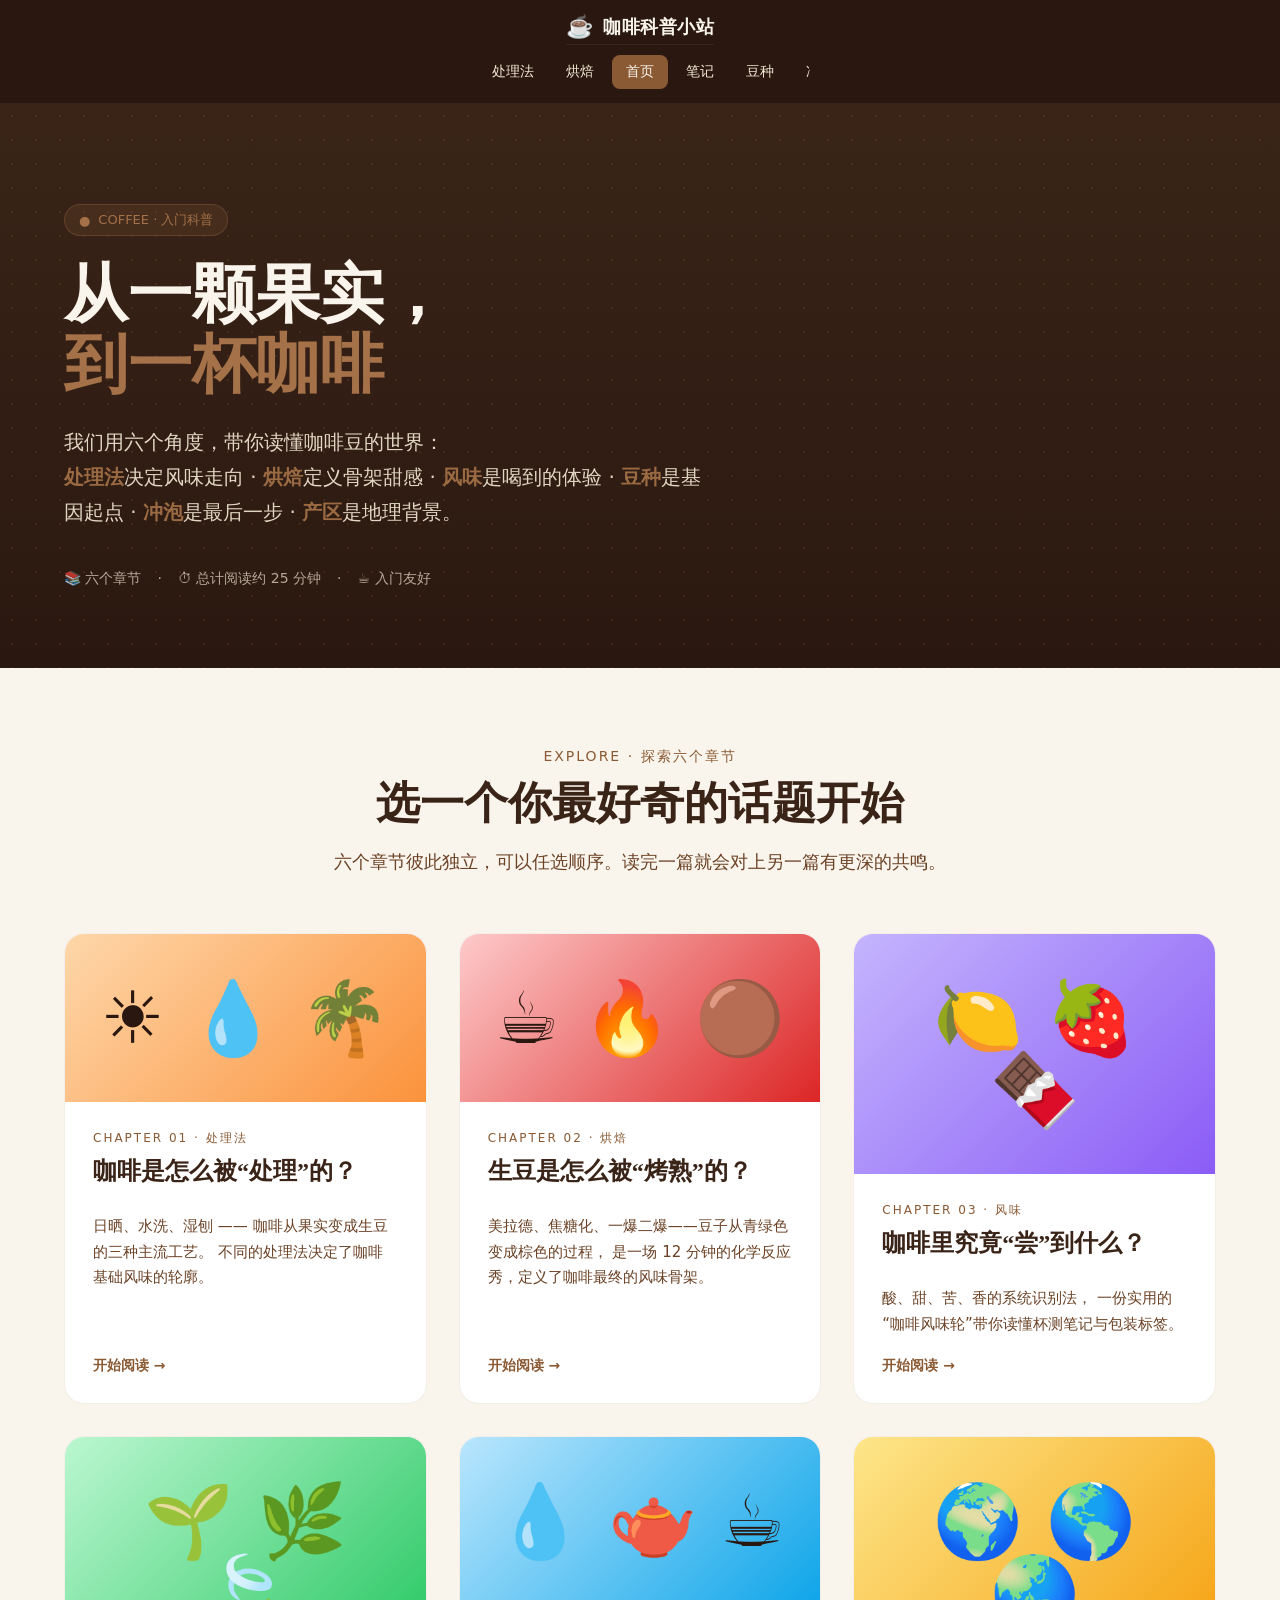
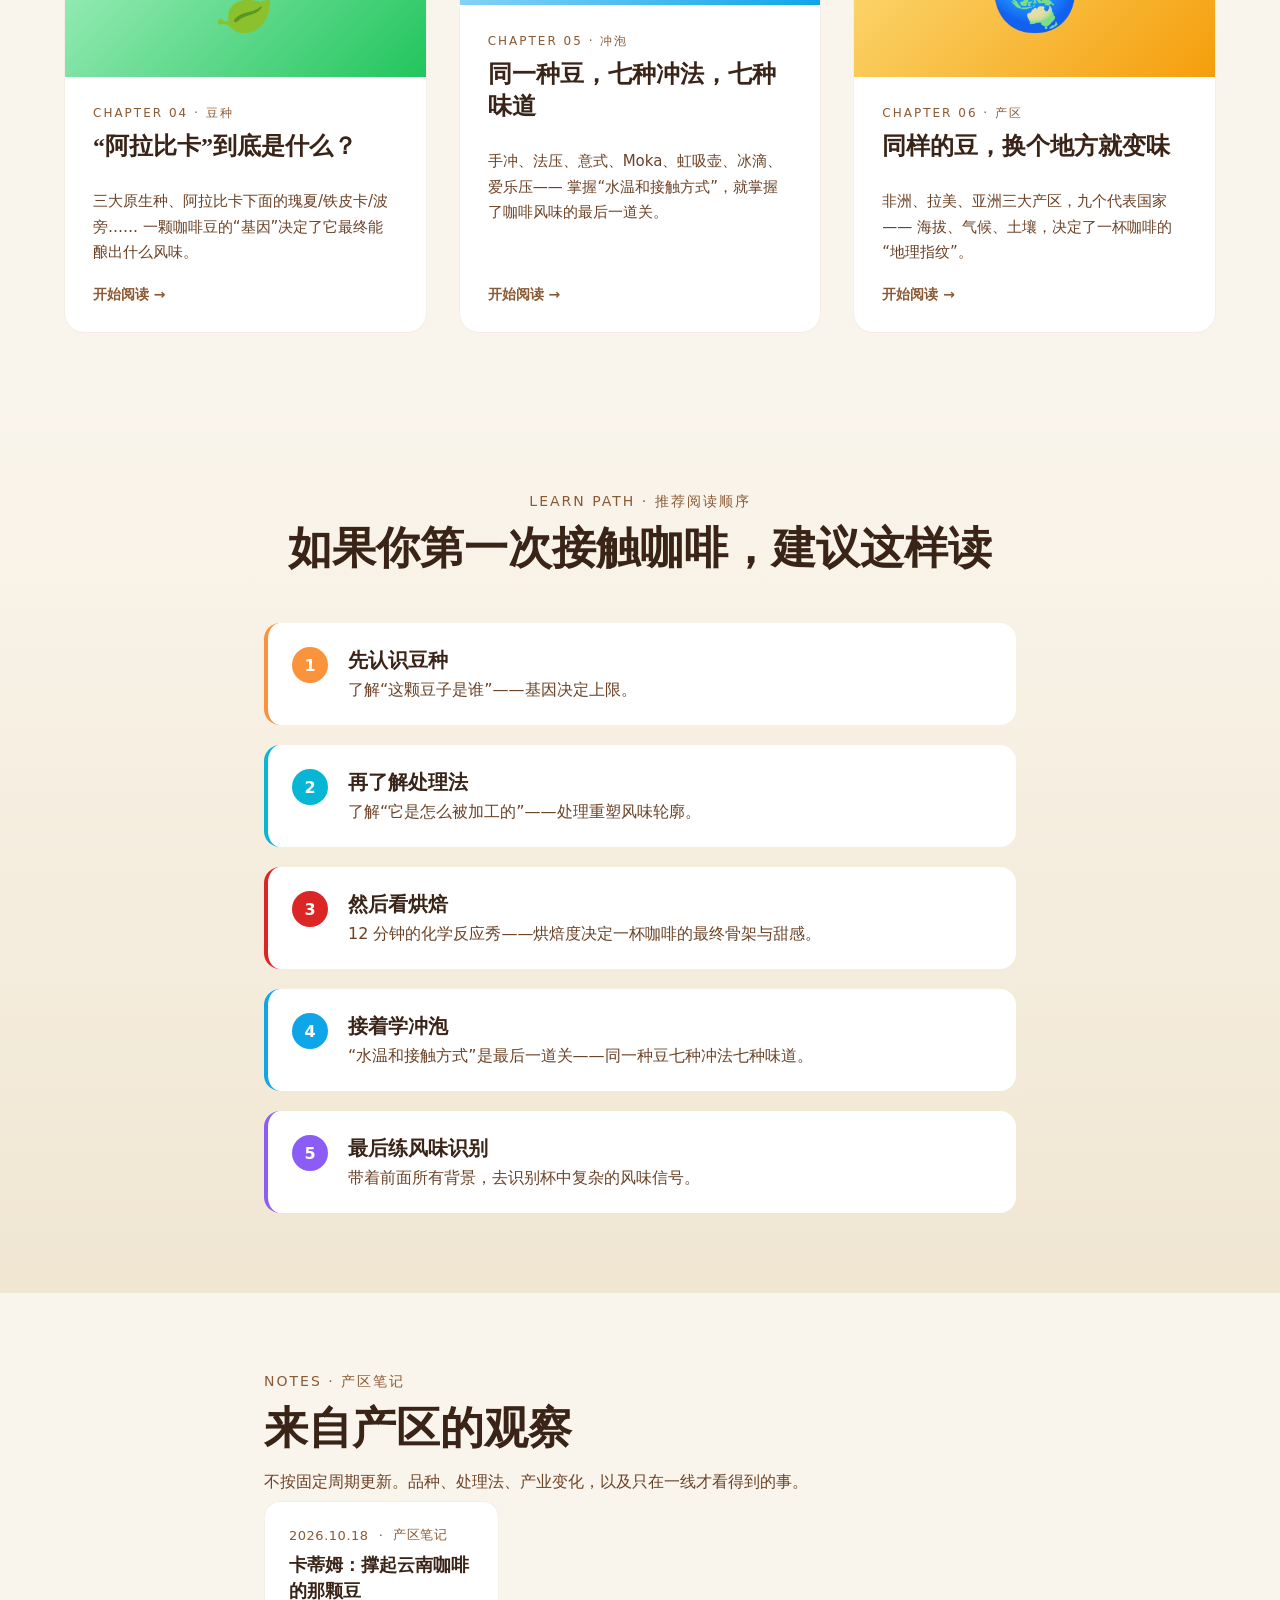
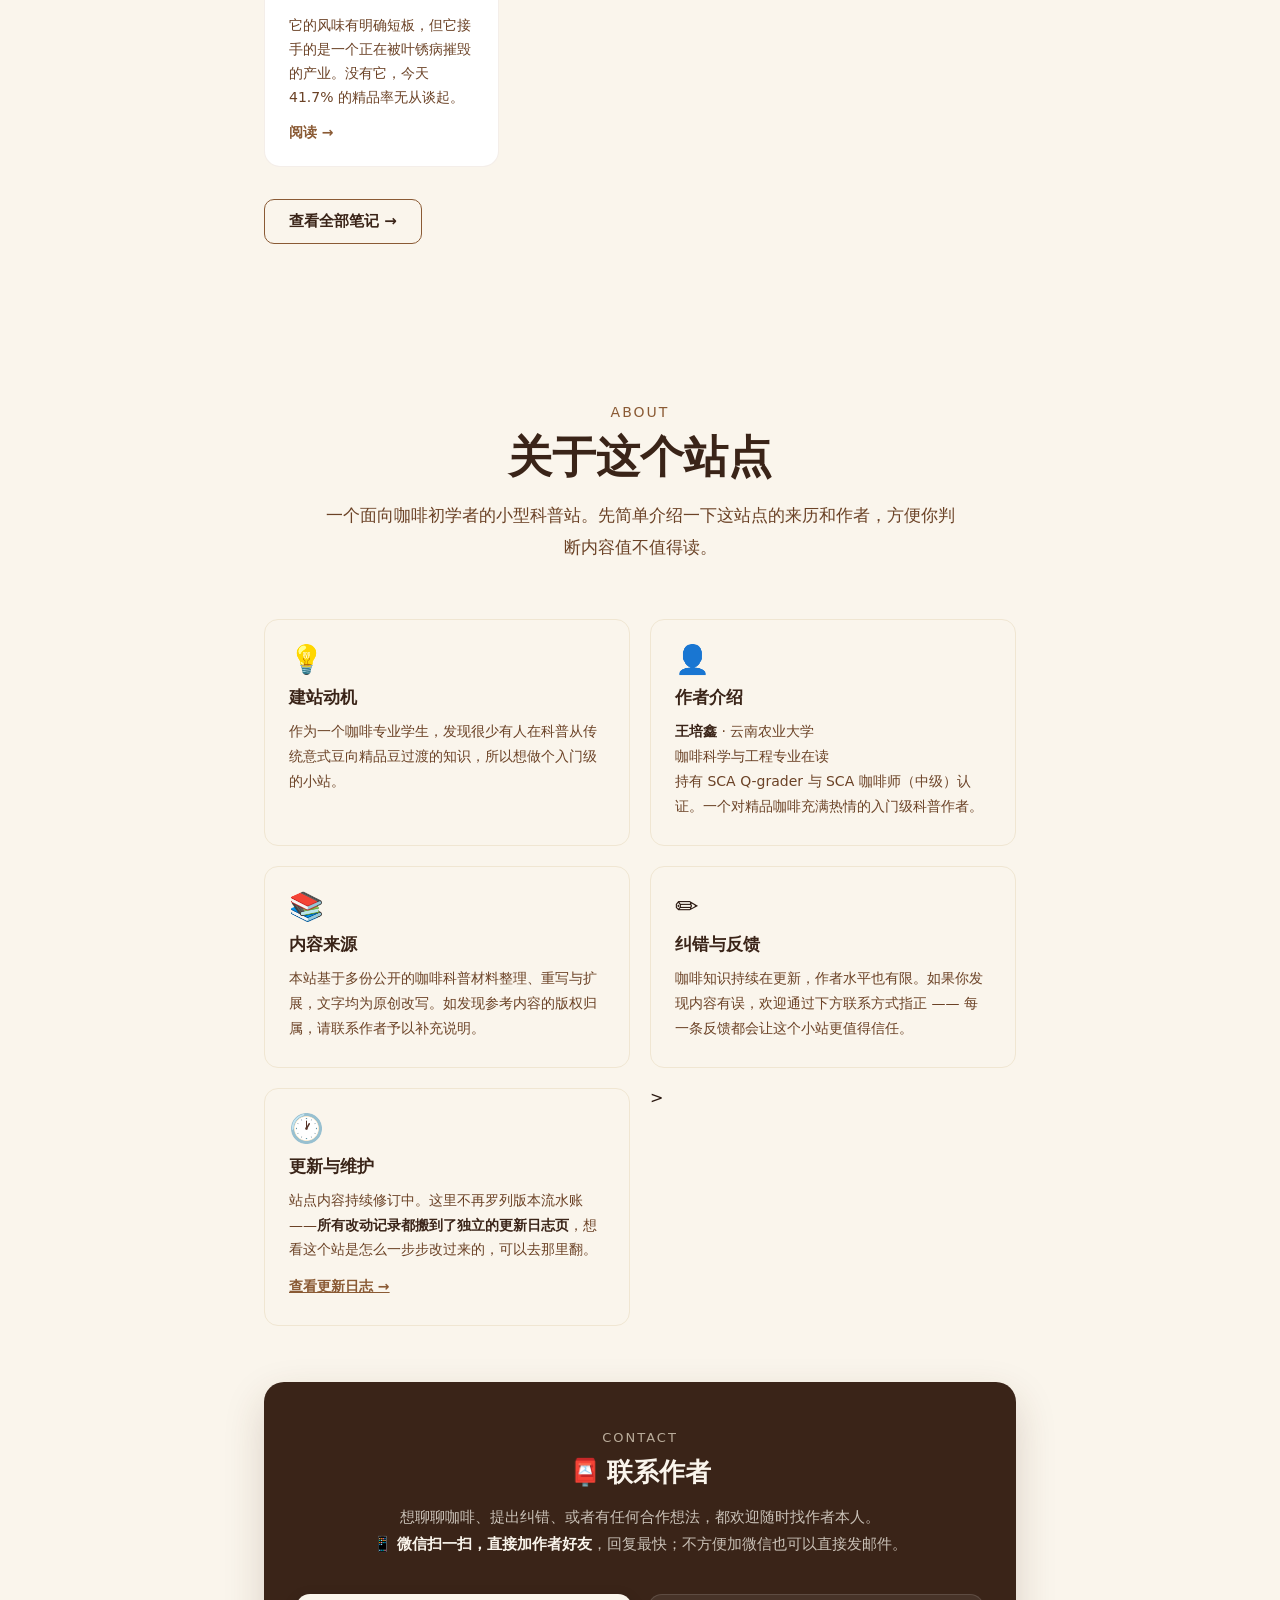
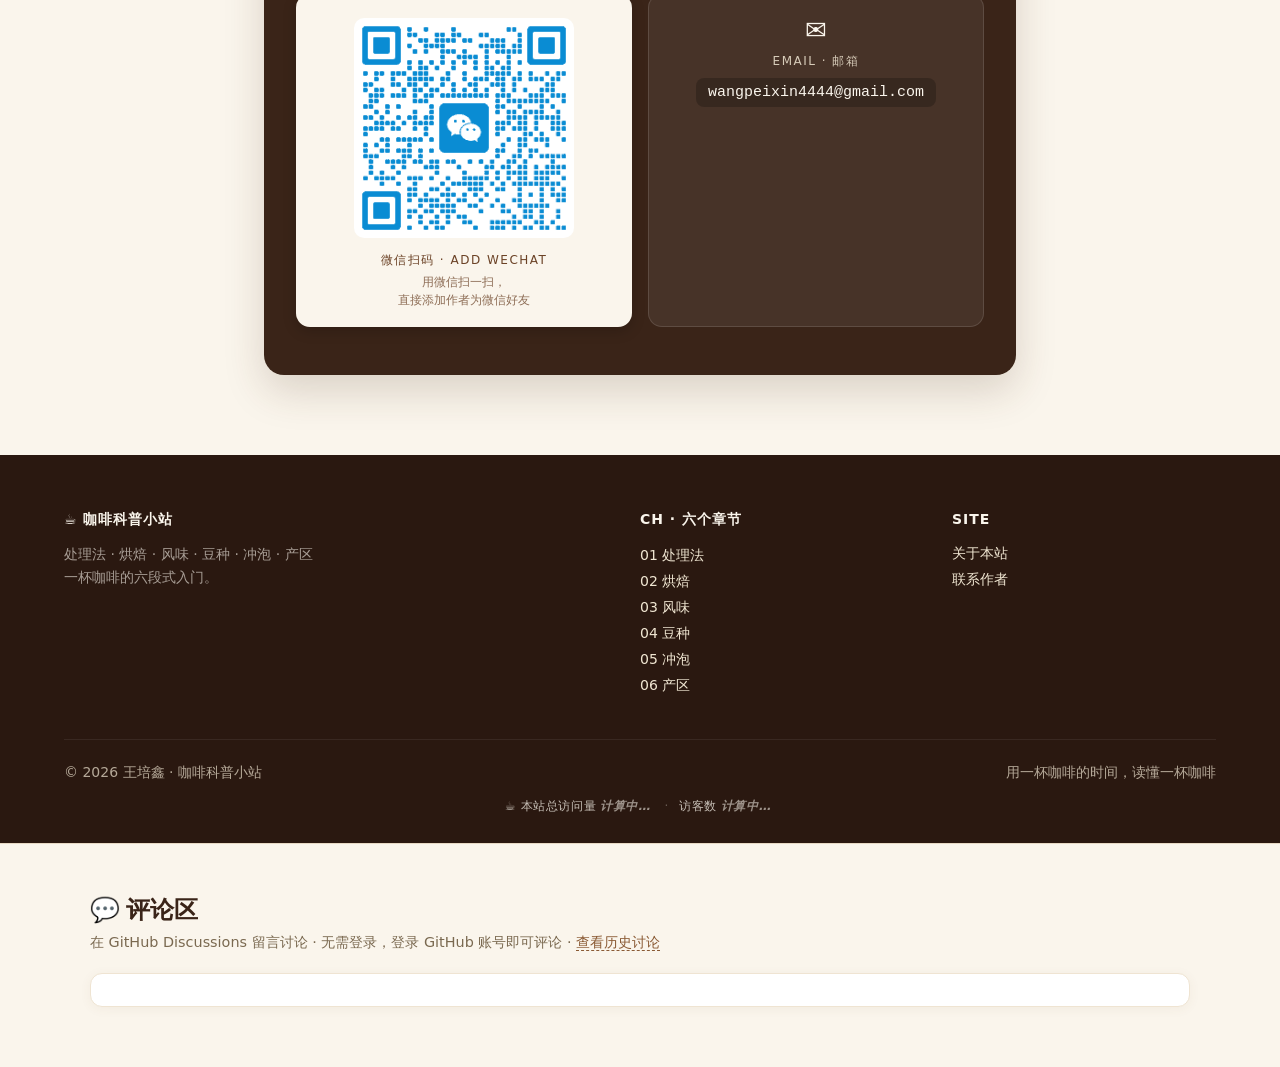
<file: index.html>
<!DOCTYPE html>
<html lang="zh-CN">
<head>
    <meta charset="UTF-8">
    <meta name="viewport" content="width=device-width, initial-scale=1.0">
    <title>咖啡科普小站 · 从一颗果实到一杯咖啡</title>
    <meta name="description" content="一个面向咖啡初学者的科普小站：处理法、烘焙、风味、豆种、冲泡、产区 —— 六个章节，用一杯咖啡的时间读懂一杯咖啡。">
    <meta property="og:title" content="咖啡科普小站">
    <meta property="og:description" content="从处理法、烘焙、风味到豆种、冲泡、产区 —— 六个章节，约 25 分钟，用一杯咖啡的时间读懂一杯咖啡。">
    <meta property="og:type" content="website">
    <link rel="canonical" href="https://basiccoffee.cn/">
    <meta property="og:url" content="https://basiccoffee.cn/">
    <meta property="og:locale" content="zh_CN">
    <meta property="og:site_name" content="咖啡科普小站">
    <meta name="theme-color" content="#3a2418">
    <meta property="og:image" content="https://basiccoffee.cn/assets/img/og-cover.jpg">
    <meta property="og:image:width" content="1200">
    <meta property="og:image:height" content="630">
    <meta property="og:image:alt" content="咖啡科普小站——从一颗果实到一杯咖啡">
    <meta name="twitter:card" content="summary_large_image">
    <meta name="twitter:title" content="咖啡科普小站">
    <meta name="twitter:description" content="从处理法、烘焙、风味到豆种、冲泡、产区 —— 六个章节，约 25 分钟，用一杯咖啡的时间读懂一杯咖啡。">
    <meta name="twitter:image" content="https://basiccoffee.cn/assets/img/og-cover.jpg">
    <link rel="icon" href="data:image/svg+xml,%3Csvg xmlns='http://www.w3.org/2000/svg' viewBox='0 0 100 100'%3E%3Ctext y='.9em' font-size='90'%3E☕%3C/text%3E%3C/svg%3E">
    <link rel="alternate" type="application/rss+xml" title="产区笔记 · 咖啡科普小站" href="/feed.xml">
    <link rel="stylesheet" href="assets/style.css?v=2.7">
    <!-- ========== 结构化数据（JSON-LD）========== -->
    <script type="application/ld+json">
    {
        "@context": "https://schema.org",
        "@type": "WebSite",
        "@id": "https://basiccoffee.cn/#website",
        "url": "https://basiccoffee.cn/",
        "name": "咖啡科普小站",
        "description": "一个面向咖啡初学者的科普小站：处理法、烘焙、风味、豆种、冲泡、产区 —— 六个章节，用一杯咖啡的时间读懂一杯咖啡。",
        "inLanguage": "zh-CN",
        "publisher": {
            "@type": "Organization",
            "@id": "https://basiccoffee.cn/#organization"
        }
    }
    </script>
    <script type="application/ld+json">
    {
        "@context": "https://schema.org",
        "@type": "Organization",
        "@id": "https://basiccoffee.cn/#organization",
        "name": "咖啡科普小站",
        "url": "https://basiccoffee.cn/",
        "description": "面向咖啡初学者的科普小站，覆盖处理法、烘焙、风味、豆种、冲泡、产区六个章节。",
        "founder": {
            "@type": "Person",
            "name": "王培鑫",
            "affiliation": {
                "@type": "CollegeOrUniversity",
                "name": "云南农业大学"
            },
            "hasCredential": [
                {
                    "@type": "EducationalOccupationalCredential",
                    "name": "SCA Q Grader"
                },
                {
                    "@type": "EducationalOccupationalCredential",
                    "name": "SCA 咖啡师技能（中级）"
                }
            ],
            "knowsAbout": [
                "咖啡处理法",
                "咖啡烘焙",
                "咖啡感官评价",
                "咖啡豆种",
                "咖啡冲泡",
                "咖啡产区"
            ]
        }
    }
    </script>

</head>
<body>


<a class="skip-link" href="#main">跳到主要内容</a>
<!-- ========== 顶部导航 ========== -->
<nav class="site-nav" aria-label="站点导航">
    <div class="nav-inner">
        <a href="index.html" class="brand">
            <span class="brand-icon">☕</span>
            <span>咖啡科普小站</span>
        </a>
                <div class="nav-links">
            <a href="flavor.html" class="nav-link">风味</a>
            <a href="processing.html" class="nav-link">处理法</a>
            <a href="roasting.html" class="nav-link">烘焙</a>
            <a href="index.html" class="nav-link active" aria-current="page">首页</a>
            <a href="/notes" class="nav-link">笔记</a>
            <a href="varieties.html" class="nav-link">豆种</a>
            <a href="brewing.html" class="nav-link">冲泡</a>
            <a href="origins.html" class="nav-link">产区</a>
        </div>
    </div>
</nav>

<main id="main">

<!-- ========== Hero ========== -->
<header class="hero">
    <div class="container">
        <div class="hero-inner">
            <div class="hero-tag">
                <span>●</span><span>COFFEE · 入门科普</span>
            </div>
            <h1 class="hero-title">
                从一颗果实，<br>
                <span class="accent">到一杯咖啡</span>
            </h1>
            <p class="hero-desc">
                我们用六个角度，带你读懂咖啡豆的世界：<br>
                <strong style="color: var(--bean-light-ondark)">处理法</strong>决定风味走向 ·
                <strong style="color: var(--bean-light-ondark)">烘焙</strong>定义骨架甜感 ·
                <strong style="color: var(--bean-light-ondark)">风味</strong>是喝到的体验 ·
                <strong style="color: var(--bean-light-ondark)">豆种</strong>是基因起点 ·
                <strong style="color: var(--bean-light-ondark)">冲泡</strong>是最后一步 ·
                <strong style="color: var(--bean-light-ondark)">产区</strong>是地理背景。
            </p>
            <div class="hero-meta">
                <span>📚 六个章节</span>
                <span>·</span>
                <span>⏱ 总计阅读约 25 分钟</span>
                <span>·</span>
                <span>☕ 入门友好</span>
            </div>
        </div>
    </div>
</header>

<!-- ========== 三个入口卡 ========== -->
<section class="section">
    <div class="container">
        <div style="text-align: center; margin-bottom: 56px;">
            <div class="section-eyebrow">EXPLORE · 探索六个章节</div>
            <h2 class="section-title" style="margin: 0 auto 16px; max-width: 720px;">选一个你最好奇的话题开始</h2>
            <p class="section-subtitle" style="margin: 0 auto;">
                六个章节彼此独立，可以任选顺序。读完一篇就会对上另一篇有更深的共鸣。
            </p>
        </div>

        <div class="grid grid-cols-1 md:grid-cols-2 lg:grid-cols-3 gap-8">

            <!-- 处理法 -->
            <a href="processing.html" class="card entry-card">
                <div class="card-visual visual-processing">☀️ 💧 🌴</div>
                <div class="card-body">
                    <div class="card-meta">CHAPTER 01 · 处理法</div>
                    <h3 class="card-title">咖啡是怎么被“处理”的？</h3>
                    <p class="card-desc">
                        日晒、水洗、湿刨 —— 咖啡从果实变成生豆的三种主流工艺。
                        不同的处理法决定了咖啡基础风味的轮廓。
                    </p>
                    <div class="card-arrow">开始阅读 →</div>
                </div>
            </a>

            <!-- 烘焙 -->
            <a href="roasting.html" class="card entry-card">
                <div class="card-visual visual-roasting">☕ 🔥 🟤</div>
                <div class="card-body">
                    <div class="card-meta">CHAPTER 02 · 烘焙</div>
                    <h3 class="card-title">生豆是怎么被“烤熟”的？</h3>
                    <p class="card-desc">
                        美拉德、焦糖化、一爆二爆——豆子从青绿色变成棕色的过程，
                        是一场 12 分钟的化学反应秀，定义了咖啡最终的风味骨架。
                    </p>
                    <div class="card-arrow">开始阅读 →</div>
                </div>
            </a>

            <!-- 风味 -->
            <a href="flavor.html" class="card entry-card">
                <div class="card-visual visual-flavor">🍋 🍓 🍫</div>
                <div class="card-body">
                    <div class="card-meta">CHAPTER 03 · 风味</div>
                    <h3 class="card-title">咖啡里究竟“尝”到什么？</h3>
                    <p class="card-desc">
                        酸、甜、苦、香的系统识别法，
                        一份实用的“咖啡风味轮”带你读懂杯测笔记与包装标签。
                    </p>
                    <div class="card-arrow">开始阅读 →</div>
                </div>
            </a>

            <!-- 豆种 -->
            <a href="varieties.html" class="card entry-card">
                <div class="card-visual visual-varieties">🌱 🌿 🍃</div>
                <div class="card-body">
                    <div class="card-meta">CHAPTER 04 · 豆种</div>
                    <h3 class="card-title">“阿拉比卡”到底是什么？</h3>
                    <p class="card-desc">
                        三大原生种、阿拉比卡下面的瑰夏/铁皮卡/波旁……
                        一颗咖啡豆的“基因”决定了它最终能酿出什么风味。
                    </p>
                    <div class="card-arrow">开始阅读 →</div>
                </div>
            </a>

            <!-- 冲泡 -->
            <a href="brewing.html" class="card entry-card">
                <div class="card-visual visual-brewing">💧 🫖 ☕</div>
                <div class="card-body">
                    <div class="card-meta">CHAPTER 05 · 冲泡</div>
                    <h3 class="card-title">同一种豆，七种冲法，七种味道</h3>
                    <p class="card-desc">
                        手冲、法压、意式、Moka、虹吸壶、冰滴、爱乐压——
                        掌握“水温和接触方式”，就掌握了咖啡风味的最后一道关。
                    </p>
                    <div class="card-arrow">开始阅读 →</div>
                </div>
            </a>

            <!-- 产区 -->
            <a href="origins.html" class="card entry-card">
                <div class="card-visual visual-origins">🌍 🌎 🌏</div>
                <div class="card-body">
                    <div class="card-meta">CHAPTER 06 · 产区</div>
                    <h3 class="card-title">同样的豆，换个地方就变味</h3>
                    <p class="card-desc">
                        非洲、拉美、亚洲三大产区，九个代表国家——
                        海拔、气候、土壤，决定了一杯咖啡的“地理指纹”。
                    </p>
                    <div class="card-arrow">开始阅读 →</div>
                </div>
            </a>

        </div>
    </div>
</section>

<!-- ========== 读懂顺序建议 ========== -->
<section class="section" style="background: linear-gradient(180deg, var(--cream) 0%, var(--cream-dark) 100%);">
    <div class="container-narrow">
        <div class="section-eyebrow text-center">LEARN PATH · 推荐阅读顺序</div>
        <h2 class="section-title text-center">如果你第一次接触咖啡，建议这样读</h2>

        <div style="margin-top: 48px; display: grid; gap: 20px;">

            <div style="background: white; padding: 24px; border-radius: 16px; border-left: 4px solid #fb923c; display: flex; gap: 20px; align-items: flex-start;">
                <div style="background: #fb923c; color: white; width: 36px; height: 36px; border-radius: 50%; display: flex; align-items: center; justify-content: center; flex-shrink: 0; font-weight: 700;">1</div>
                <div>
                    <h3 style="font-size: 20px; margin-bottom: 6px;">先认识<strong>豆种</strong></h3>
                    <p style="color: var(--bean-mid); margin: 0;">了解“这颗豆子是谁”——基因决定上限。</p>
                </div>
            </div>

            <div style="background: white; padding: 24px; border-radius: 16px; border-left: 4px solid #06b6d4; display: flex; gap: 20px; align-items: flex-start;">
                <div style="background: #06b6d4; color: white; width: 36px; height: 36px; border-radius: 50%; display: flex; align-items: center; justify-content: center; flex-shrink: 0; font-weight: 700;">2</div>
                <div>
                    <h3 style="font-size: 20px; margin-bottom: 6px;">再了解<strong>处理法</strong></h3>
                    <p style="color: var(--bean-mid); margin: 0;">了解“它是怎么被加工的”——处理重塑风味轮廓。</p>
                </div>
            </div>

            <div style="background: white; padding: 24px; border-radius: 16px; border-left: 4px solid #dc2626; display: flex; gap: 20px; align-items: flex-start;">
                <div style="background: #dc2626; color: white; width: 36px; height: 36px; border-radius: 50%; display: flex; align-items: center; justify-content: center; flex-shrink: 0; font-weight: 700;">3</div>
                <div>
                    <h3 style="font-size: 20px; margin-bottom: 6px;">然后看<strong>烘焙</strong></h3>
                    <p style="color: var(--bean-mid); margin: 0;">12 分钟的化学反应秀——烘焙度决定一杯咖啡的最终骨架与甜感。</p>
                </div>
            </div>

            <div style="background: white; padding: 24px; border-radius: 16px; border-left: 4px solid #0ea5e9; display: flex; gap: 20px; align-items: flex-start;">
                <div style="background: #0ea5e9; color: white; width: 36px; height: 36px; border-radius: 50%; display: flex; align-items: center; justify-content: center; flex-shrink: 0; font-weight: 700;">4</div>
                <div>
                    <h3 style="font-size: 20px; margin-bottom: 6px;">接着学<strong>冲泡</strong></h3>
                    <p style="color: var(--bean-mid); margin: 0;">“水温和接触方式”是最后一道关——同一种豆七种冲法七种味道。</p>
                </div>
            </div>

            <div style="background: white; padding: 24px; border-radius: 16px; border-left: 4px solid #8b5cf6; display: flex; gap: 20px; align-items: flex-start;">
                <div style="background: #8b5cf6; color: white; width: 36px; height: 36px; border-radius: 50%; display: flex; align-items: center; justify-content: center; flex-shrink: 0; font-weight: 700;">5</div>
                <div>
                    <h3 style="font-size: 20px; margin-bottom: 6px;">最后练<strong>风味识别</strong></h3>
                    <p style="color: var(--bean-mid); margin: 0;">带着前面所有背景，去识别杯中复杂的风味信号。</p>
                </div>
            </div>

        </div>
    </div>
</section>

<!-- ========== 关于本站 ========== -->
<!-- ========== 产区笔记 · 最新三期 ========== -->
<section class="section">
    <div class="container-narrow">
        <div class="section-eyebrow">NOTES · 产区笔记</div>
        <h2 class="section-title" style="margin-bottom: 12px;">来自产区的观察</h2>
        <p style="color: var(--bean-mid); margin-bottom: 8px;">不按固定周期更新。品种、处理法、产业变化，以及只在一线才看得到的事。</p>
        <!-- NOTES_LATEST_START -->
        <div class="grid grid-cols-1 md:grid-cols-3 gap-6" style="margin-top: 8px;">
            <a href="/notes/2026-10-catimor" class="note-mini">
                <div class="note-meta"><span>2026.10.18</span><span>·</span><span>产区笔记</span></div>
                <h3>卡蒂姆：撑起云南咖啡的那颗豆</h3>
                <p>它的风味有明确短板，但它接手的是一个正在被叶锈病摧毁的产业。没有它，今天 41.7% 的精品率无从谈起。</p>
                <span class="note-arrow">阅读 →</span>
            </a>
        </div>
        <!-- NOTES_LATEST_END -->
        <div style="margin-top: 32px;">
            <a href="/notes" class="cta-btn">查看全部笔记 →</a>
        </div>
    </div>
</section>

<section class="section" id="about">
    <div class="container-narrow">
        <div class="section-eyebrow" style="text-align: center;">ABOUT</div>
        <h2 class="section-title" style="text-align: center;">关于这个站点</h2>
        <p style="color: var(--bean-mid); font-size: 17px; line-height: 1.85; max-width: 640px; margin: 16px auto 0; text-align: center;">
            一个面向咖啡初学者的小型科普站。先简单介绍一下这站点的来历和作者，方便你判断内容值不值得读。
        </p>

        <!-- 六个模块 -->
        <div class="about-grid">

            <div class="about-card">
                <div class="about-icon">💡</div>
                <h3>建站动机</h3>
                <p>作为一个咖啡专业学生，发现很少有人在科普从传统意式豆向精品豆过渡的知识，所以想做个入门级的小站。</p>
            </div>

            <div class="about-card">
                <div class="about-icon">👤</div>
                <h3>作者介绍</h3>
                <p>
                    <strong>王培鑫</strong> · 云南农业大学<br>
                    咖啡科学与工程专业在读<br>
                    持有 SCA Q-grader 与 SCA 咖啡师（中级）认证。一个对精品咖啡充满热情的入门级科普作者。
                </p>
            </div>

            <div class="about-card">
                <div class="about-icon">📚</div>
                <h3>内容来源</h3>
                <p>本站基于多份公开的咖啡科普材料整理、重写与扩展，文字均为原创改写。如发现参考内容的版权归属，请联系作者予以补充说明。</p>
            </div>

            <div class="about-card">
                <div class="about-icon">✏️</div>
                <h3>纠错与反馈</h3>
                <p>咖啡知识持续在更新，作者水平也有限。如果你发现内容有误，欢迎通过下方联系方式指正 —— 每一条反馈都会让这个小站更值得信任。</p>
            </div>

            <div class="about-card">
                <div class="about-icon">🕐</div>
                <h3>更新与维护</h3>
                <p>站点内容持续修订中。这里不再罗列版本流水账——<strong>所有改动记录都搬到了独立的更新日志页</strong>，想看这个站是怎么一步步改过来的，可以去那里翻。</p>
                <p style="margin-top: 12px;"><a href="/changelog" style="color: var(--bean-light); font-weight: 600;">查看更新日志 →</a></p>
            </div>>
        </div>

        <!-- 联系作者 -->
        <div id="contact" class="contact-block">
            <div class="contact-eyebrow">CONTACT</div>
            <h3>📮 联系作者</h3>
            <p>想聊聊咖啡、提出纠错、或者有任何合作想法，都欢迎随时找作者本人。<br><strong style="color: var(--cream);">📱 微信扫一扫，直接加作者好友</strong>，回复最快；不方便加微信也可以直接发邮件。</p>

            <div class="contact-grid">
                <div class="contact-qr-card">
                    <img src="assets/img/wechat-qr.png" alt="作者微信二维码：扫码加微信好友" class="contact-qr-img" loading="lazy">
                    <div class="contact-label">微信扫码 · ADD WECHAT</div>
                    <p class="contact-qr-hint">用微信扫一扫，<br>直接添加作者为微信好友</p>
                </div>
                <a href="mailto:wangpeixin4444@gmail.com" class="contact-item" title="发送邮件">
                    <div class="contact-icon">✉️</div>
                    <div class="contact-label">EMAIL · 邮箱</div>
                    <div class="contact-value">wangpeixin4444@gmail.com</div>
                </a>
            </div>
        </div>
    </div>
</section>

<!-- ========== Footer ========== -->
</main>

<footer class="site-footer">
    <div class="container">
        <div class="footer-grid">
            <div>
                <div class="footer-head">☕ 咖啡科普小站</div>
                <p style="color: rgba(250,245,236,0.6); line-height: 1.7; margin: 0;">
                    处理法 · 烘焙 · 风味 · 豆种 · 冲泡 · 产区<br>
                    一杯咖啡的六段式入门。
                </p>
            </div>
            <div>
                <div class="footer-head">CH · 六个章节</div>
                <a href="processing.html">01 处理法</a>
                <a href="roasting.html">02 烘焙</a>
                <a href="flavor.html">03 风味</a>
                <a href="varieties.html">04 豆种</a>
                <a href="brewing.html">05 冲泡</a>
                <a href="origins.html">06 产区</a>
            </div>
            <div>
                <div class="footer-head">SITE</div>
                <a href="index.html#about">关于本站</a>
                <a href="index.html#contact">联系作者</a>
            </div>
        </div>
        <div class="footer-bottom">
            <span>© 2026 王培鑫 · 咖啡科普小站</span>
            <span>用一杯咖啡的时间，读懂一杯咖啡</span>
        </div>
        <div class="visitor-counter">
            ☕ 本站总访问量<span class="num" id="busuanzi_value_site_pv">计算中…</span><span class="sep">·</span>访客数<span class="num" id="busuanzi_value_site_uv">计算中…</span>
        </div>
    </div>
</footer>
        <script>
        /* 不蒜子加载完成后给父元素加类,避免加载失败时数字显示空白 */
        window.addEventListener('load', function () {
            setTimeout(function () {
                var pv = document.getElementById('busuanzi_value_site_pv');
                var uv = document.getElementById('busuanzi_value_site_uv');
                var box = pv && pv.parentElement;
                if (box && pv.textContent && pv.textContent !== '计算中…' && uv && uv.textContent && uv.textContent !== '计算中…') {
                    box.classList.add('ready');
                }
            }, 1200);
        });
        </script>


<!-- 评论区：Giscus（基于 GitHub Discussions）-->
<section class="comments-section" aria-label="评论区">
    <div class="comments-container">
        <h2 class="comments-title">💬 评论区</h2>
        <p class="comments-hint">在 GitHub Discussions 留言讨论 · 无需登录，登录 GitHub 账号即可评论 · <a href="https://github.com/wangpeixin4444-code/basiccoffee/discussions" target="_blank" rel="noopener">查看历史讨论</a></p>
        <div id="comments-mount"></div>
        <script src="https://giscus.app/client.js"
            data-repo="wangpeixin4444-code/basiccoffee"
            data-repo-id="R_kgDOUSZH2Q"
            data-category="Announcements"
            data-category-id="DIC_kwDOUSZH2c4DFbEl"
            data-mapping="pathname"
            data-strict="0"
            data-reactions-enabled="1"
            data-emit-metadata="0"
            data-input-position="bottom"
            data-theme="light"
            data-lang="zh-CN"
            crossorigin="anonymous"
            async>
        </script>
    </div>
</section>

<script>
/* 导航栏以「首页」为中心，可左右滑动；当前页链接若在视野外则改为居中它 */
(function () {
    var links = document.querySelector('.site-nav .nav-links');
    if (!links) return;
    function center(el) {
        links.scrollLeft = (el.offsetLeft - links.offsetLeft) + el.offsetWidth / 2 - links.clientWidth / 2;
    }
    var home = links.querySelector('a[href="index.html"]');
    var active = links.querySelector('.nav-link.active');
    function run() {
        if (home) center(home);
        if (active) {
            var left = active.offsetLeft - links.offsetLeft;
            var right = left + active.offsetWidth;
            if (left < links.scrollLeft + 8 || right > links.scrollLeft + links.clientWidth - 8) {
                center(active);
            }
        }
    }
    run();
    /* 字体加载完成后宽度会变化，再校准一次 */
    if (document.fonts && document.fonts.ready) { document.fonts.ready.then(run); }
    window.addEventListener('load', run);
})();
</script>

<script async src="//busuanzi.ibruce.info/busuanzi/2.3/busuanzi.pure.mini.js"></script>
</body>
</html>
</file>
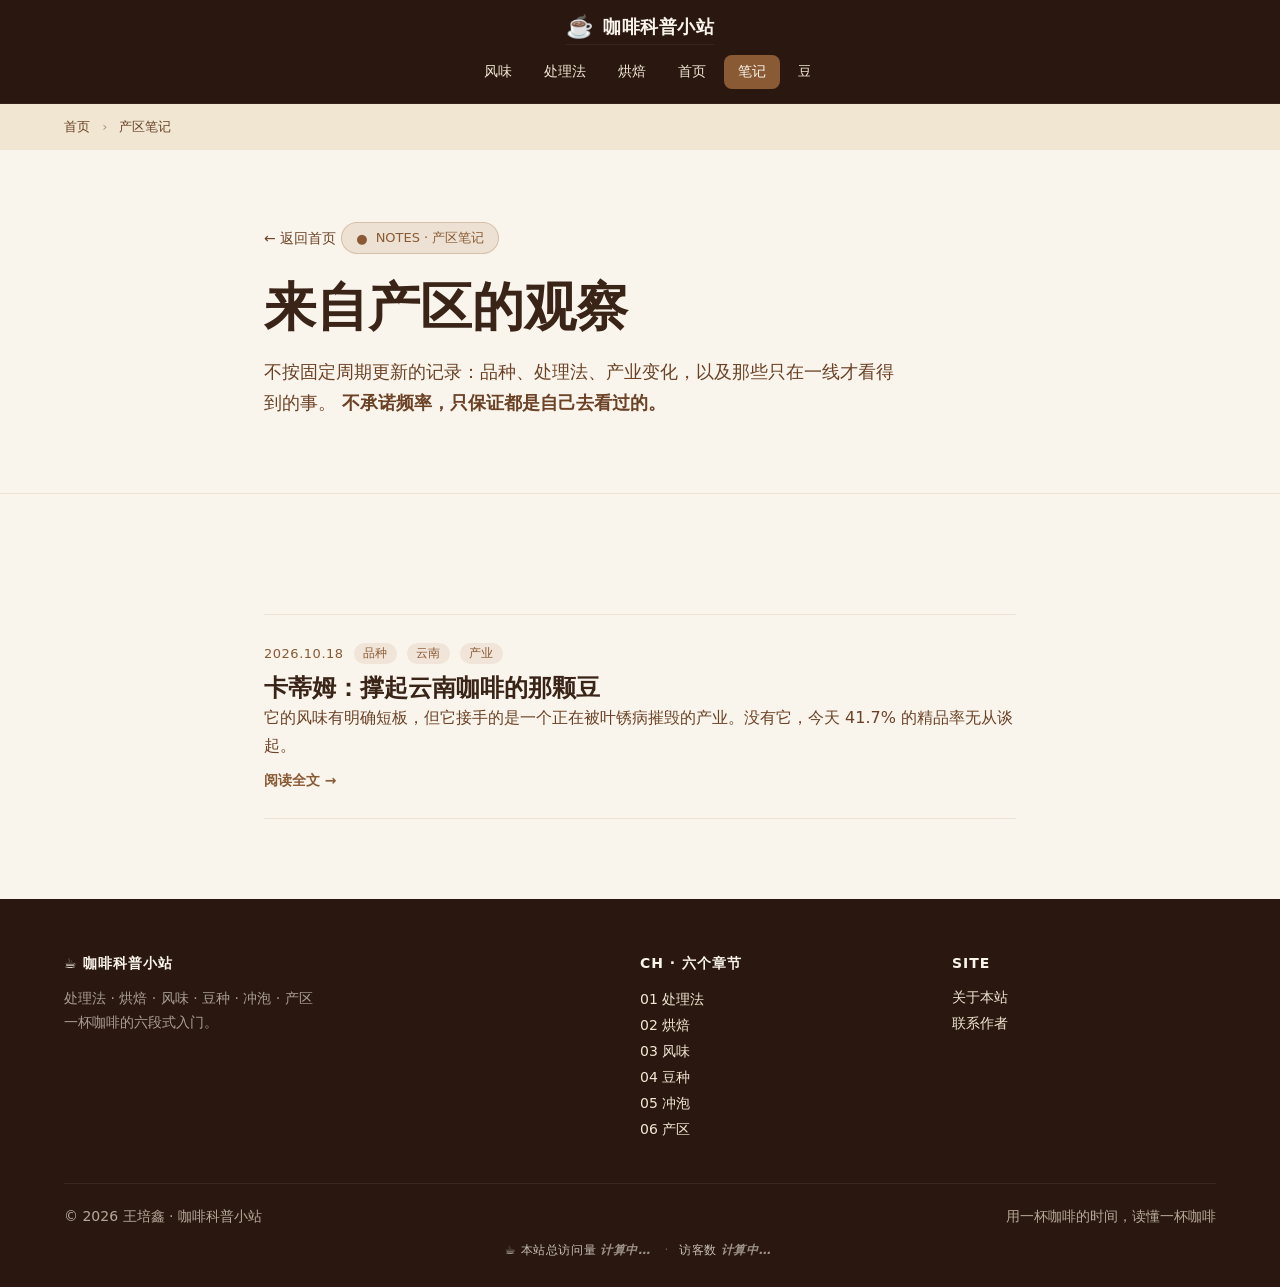
<file: notes/index.html>
<!DOCTYPE html>
<html lang="zh-CN">
<head>
    <meta charset="UTF-8">
    <meta name="viewport" content="width=device-width, initial-scale=1.0">
    <title>产区笔记 · 咖啡科普小站</title>
    <meta name="description" content="来自产区的观察与记录：品种、处理法、产业与市场。不定期更新。">
    <meta property="og:title" content="产区笔记 · 咖啡科普小站">
    <meta property="og:description" content="来自产区的观察与记录：品种、处理法、产业与市场。不定期更新。">
    <meta property="og:type" content="article">
    <link rel="canonical" href="https://basiccoffee.cn/notes">
    <meta property="og:url" content="https://basiccoffee.cn/notes">
    <meta property="og:locale" content="zh_CN">
    <meta property="og:site_name" content="咖啡科普小站">
    <meta name="theme-color" content="#3a2418">
    <meta property="og:image" content="https://basiccoffee.cn/assets/img/og-cover.jpg">
    <meta property="og:image:width" content="1200">
    <meta property="og:image:height" content="630">
    <meta name="twitter:card" content="summary_large_image">
    <meta name="twitter:title" content="产区笔记 · 咖啡科普小站">
    <meta name="twitter:description" content="来自产区的观察与记录：品种、处理法、产业与市场。不定期更新。">
    <meta name="twitter:image" content="https://basiccoffee.cn/assets/img/og-cover.jpg">
    <link rel="icon" href="data:image/svg+xml,%3Csvg xmlns='http://www.w3.org/2000/svg' viewBox='0 0 100 100'%3E%3Ctext y='.9em' font-size='90'%3E📒%3C/text%3E%3C/svg%3E">
    <link rel="stylesheet" href="/assets/style.css?v=2.7">
    <script type="application/ld+json">
{
    "@context": "https://schema.org",
    "@type": "CollectionPage",
    "name": "产区笔记",
    "url": "https://basiccoffee.cn/notes",
    "inLanguage": "zh-CN",
    "isPartOf": {
        "@type": "WebSite",
        "@id": "https://basiccoffee.cn/#website"
    }
}
    </script>
</head>
<body>

<a class="skip-link" href="#main">跳到主要内容</a>
<nav class="site-nav" aria-label="站点导航">
    <div class="nav-inner">
        <a href="/" class="brand">
            <span class="brand-icon">☕</span>
            <span>咖啡科普小站</span>
        </a>
                <div class="nav-links">
            <a href="/flavor" class="nav-link">风味</a>
            <a href="/processing" class="nav-link">处理法</a>
            <a href="/roasting" class="nav-link">烘焙</a>
            <a href="/" class="nav-link">首页</a>
            <a href="/notes" class="nav-link active" aria-current="page">笔记</a>
            <a href="/varieties" class="nav-link">豆种</a>
            <a href="/brewing" class="nav-link">冲泡</a>
            <a href="/origins" class="nav-link">产区</a>
        </div>
    </div>
</nav>

<main id="main">

<!-- ========== 面包屑 ========== -->
<div class="breadcrumb">
    <div class="container">
        <a href="/">首页</a>
        <span class="sep">›</span>
        <span>产区笔记</span>
    </div>
</div>

<!-- ========== Hero ========== -->
<header class="sub-hero">
    <div class="container-narrow">
        <a href="/" class="back-link">← 返回首页</a>
        <div class="hero-tag"><span>●</span><span>NOTES · 产区笔记</span></div>
        <h1>来自产区的观察</h1>
        <p class="lead">
            不按固定周期更新的记录：品种、处理法、产业变化，以及那些只在一线才看得到的事。
            <strong>不承诺频率，只保证都是自己去看过的。</strong>
        </p>
    </div>
</header>

<!-- ========== 列表 ========== -->
<section class="section">
    <div class="container-narrow">
        <div class="note-list">
            <a href="/notes/2026-10-catimor" class="note-item">
                <div class="note-meta">
                    <span>2026.10.18</span>
                    <span class="note-tag">品种</span><span class="note-tag">云南</span><span class="note-tag">产业</span>
                </div>
                <h2>卡蒂姆：撑起云南咖啡的那颗豆</h2>
                <p>它的风味有明确短板，但它接手的是一个正在被叶锈病摧毁的产业。没有它，今天 41.7% 的精品率无从谈起。</p>
                <span class="note-arrow">阅读全文 →</span>
            </a>
        </div>
    </div>
</section>

</main>

<footer class="site-footer">
    <div class="container">
        <div class="footer-grid">
            <div>
                <div class="footer-head">☕ 咖啡科普小站</div>
                <p style="color: rgba(250,245,236,0.6); line-height: 1.7; margin: 0;">
                    处理法 · 烘焙 · 风味 · 豆种 · 冲泡 · 产区<br>
                    一杯咖啡的六段式入门。
                </p>
            </div>
            <div>
                <div class="footer-head">CH · 六个章节</div>
                <a href="/processing">01 处理法</a>
                <a href="/roasting">02 烘焙</a>
                <a href="/flavor">03 风味</a>
                <a href="/varieties">04 豆种</a>
                <a href="/brewing">05 冲泡</a>
                <a href="/origins">06 产区</a>
            </div>
            <div>
                <div class="footer-head">SITE</div>
                <a href="/#about">关于本站</a>
                <a href="/#contact">联系作者</a>
            </div>
        </div>
        <div class="footer-bottom">
            <span>© 2026 王培鑫 · 咖啡科普小站</span>
            <span>用一杯咖啡的时间，读懂一杯咖啡</span>
        </div>
        <div class="visitor-counter">
            ☕ 本站总访问量<span class="num" id="busuanzi_value_site_pv">计算中…</span><span class="sep">·</span>访客数<span class="num" id="busuanzi_value_site_uv">计算中…</span>
        </div>
    </div>
</footer>

<script>
        /* 不蒜子加载完成后给父元素加类,避免加载失败时数字显示空白 */
        window.addEventListener('load', function () {
            setTimeout(function () {
                var pv = document.getElementById('busuanzi_value_site_pv');
                var uv = document.getElementById('busuanzi_value_site_uv');
                var box = pv && pv.parentElement;
                if (box && pv.textContent && pv.textContent !== '计算中…' && uv && uv.textContent && uv.textContent !== '计算中…') {
                    box.classList.add('ready');
                }
            }, 1200);
        });
        </script>
</body>
</html>
</file>
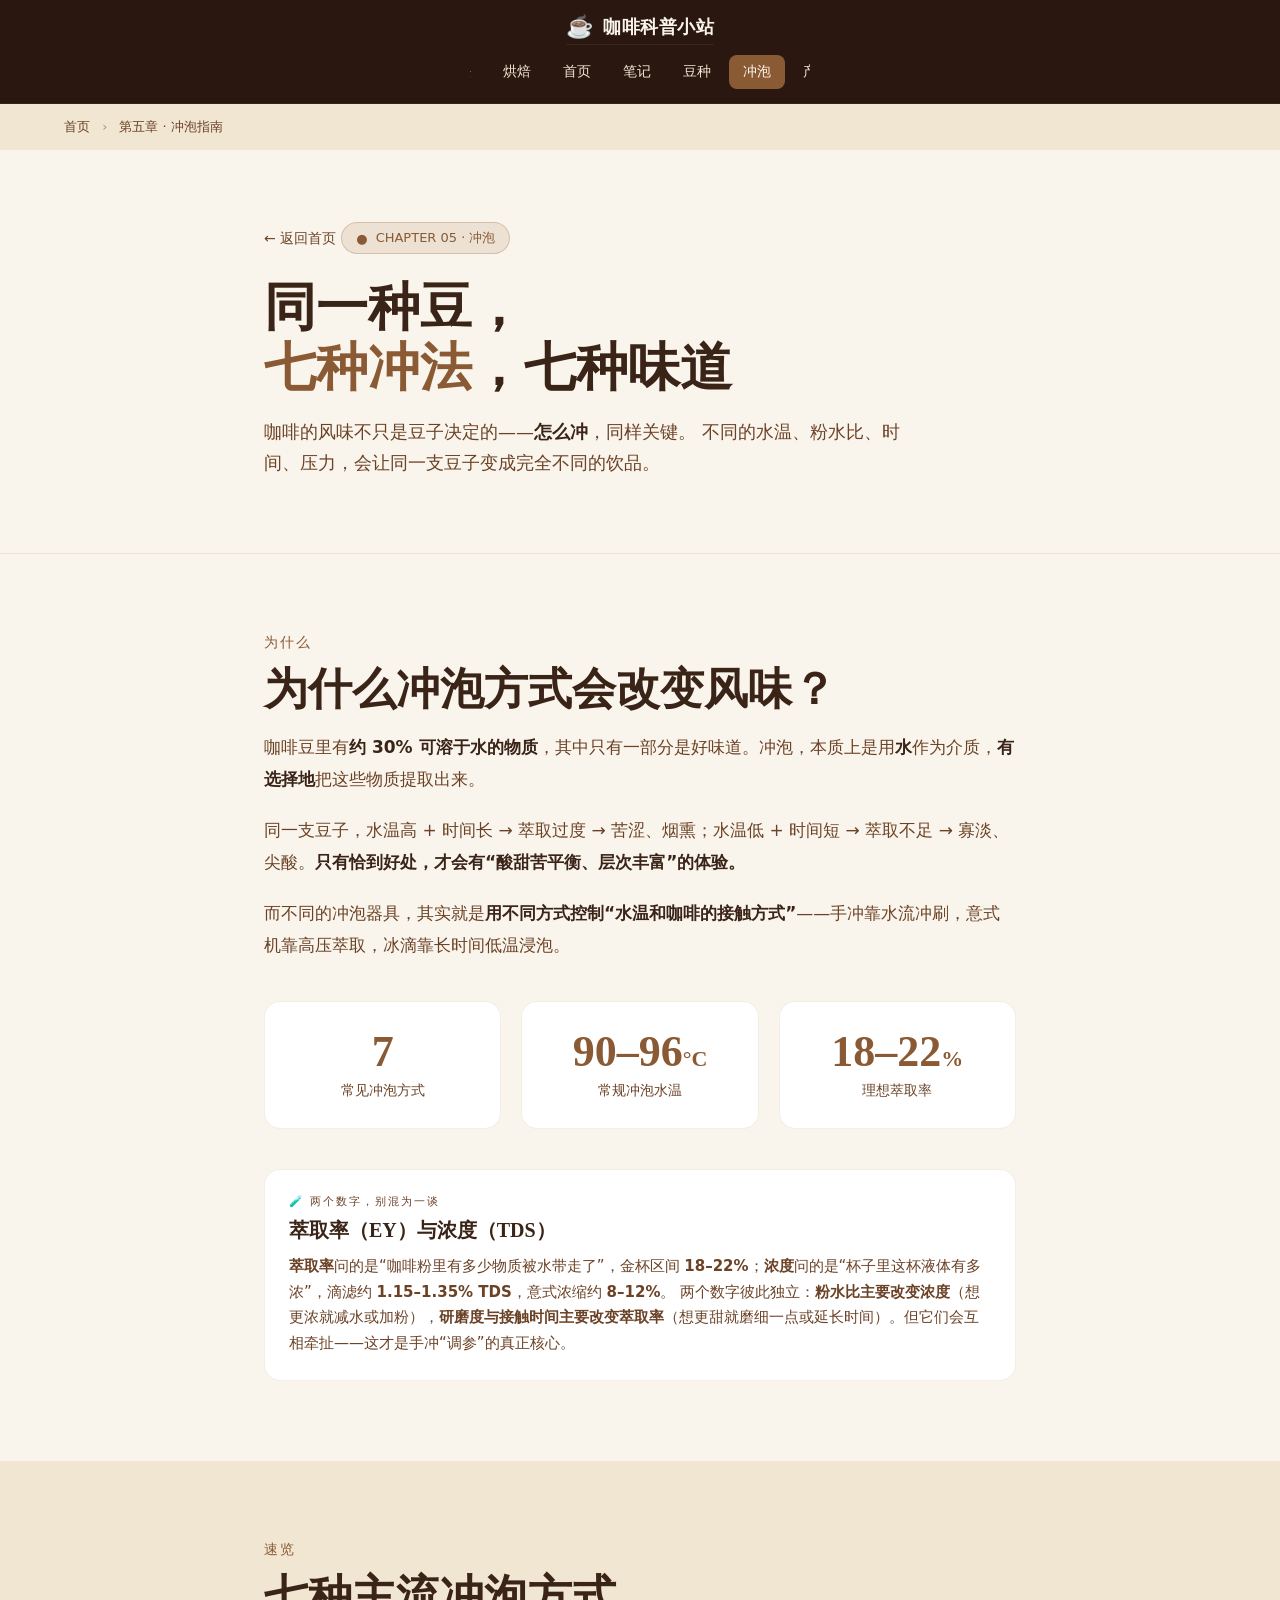
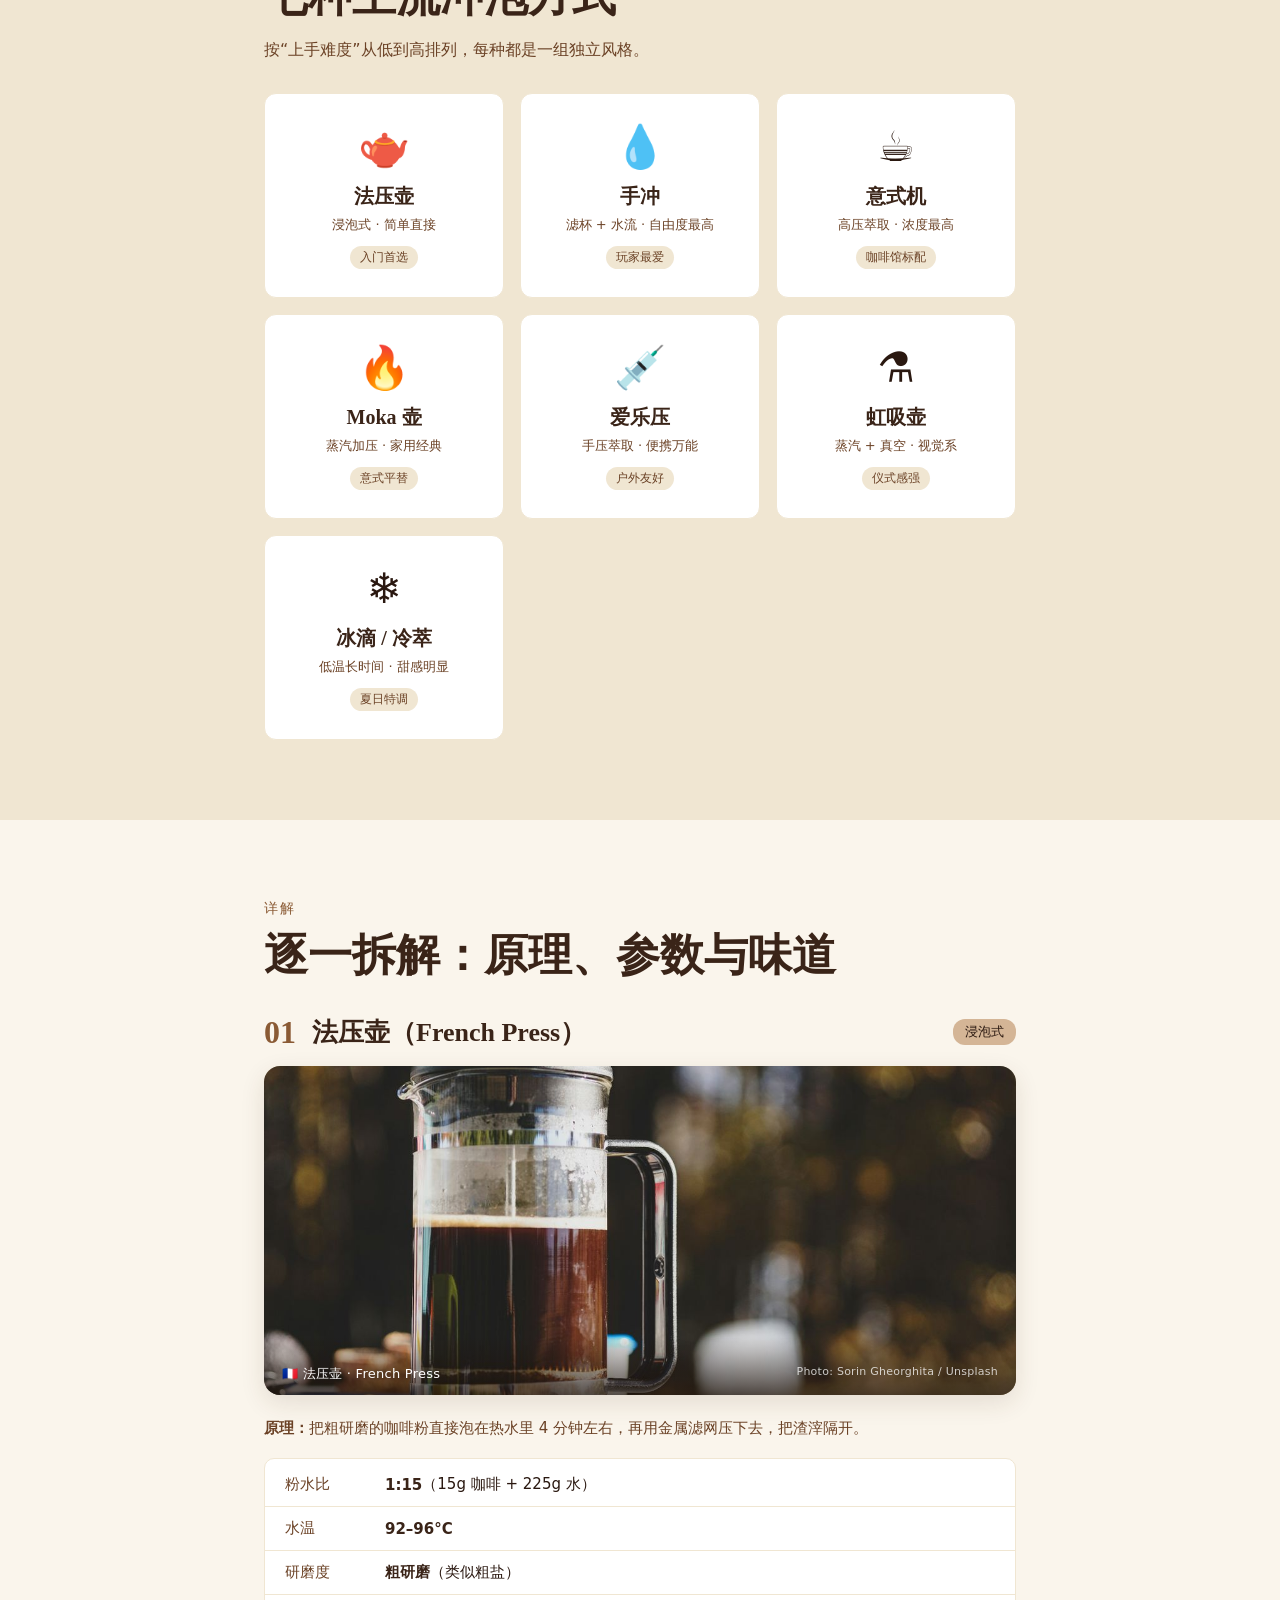
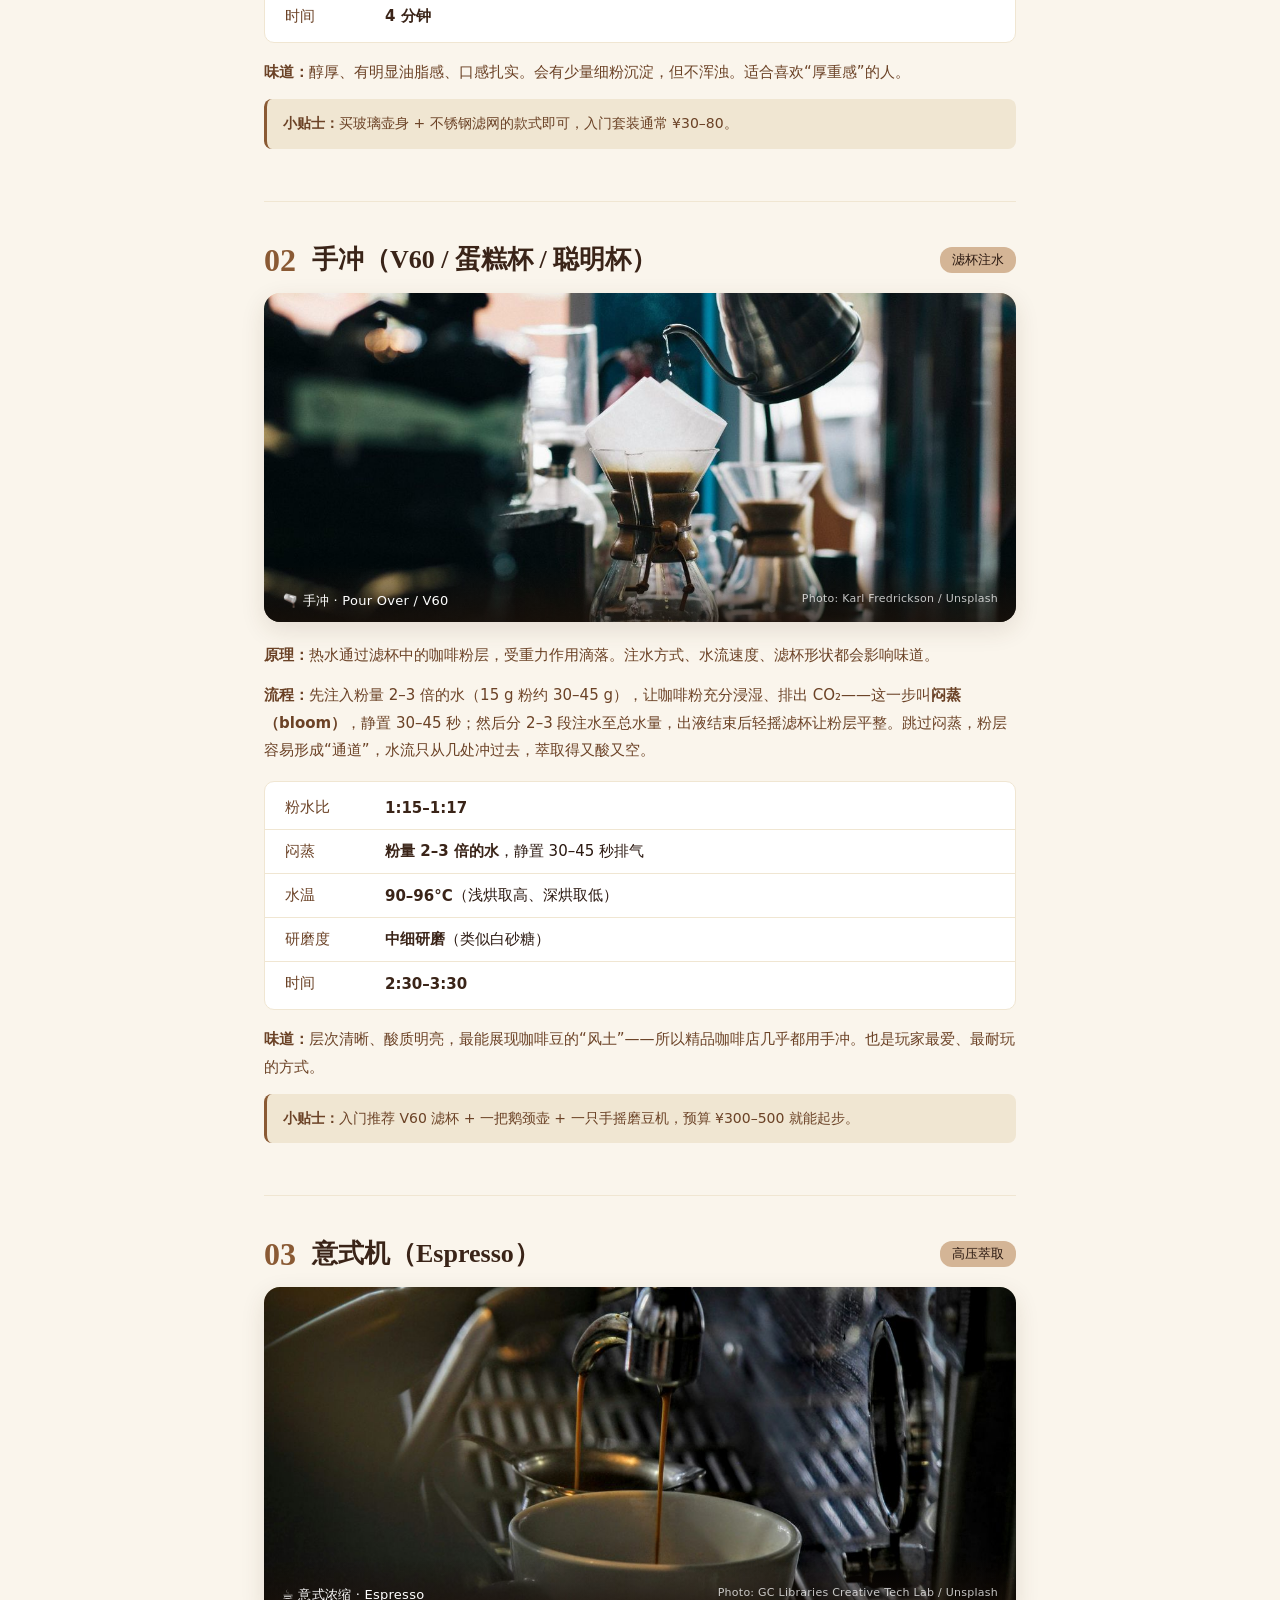
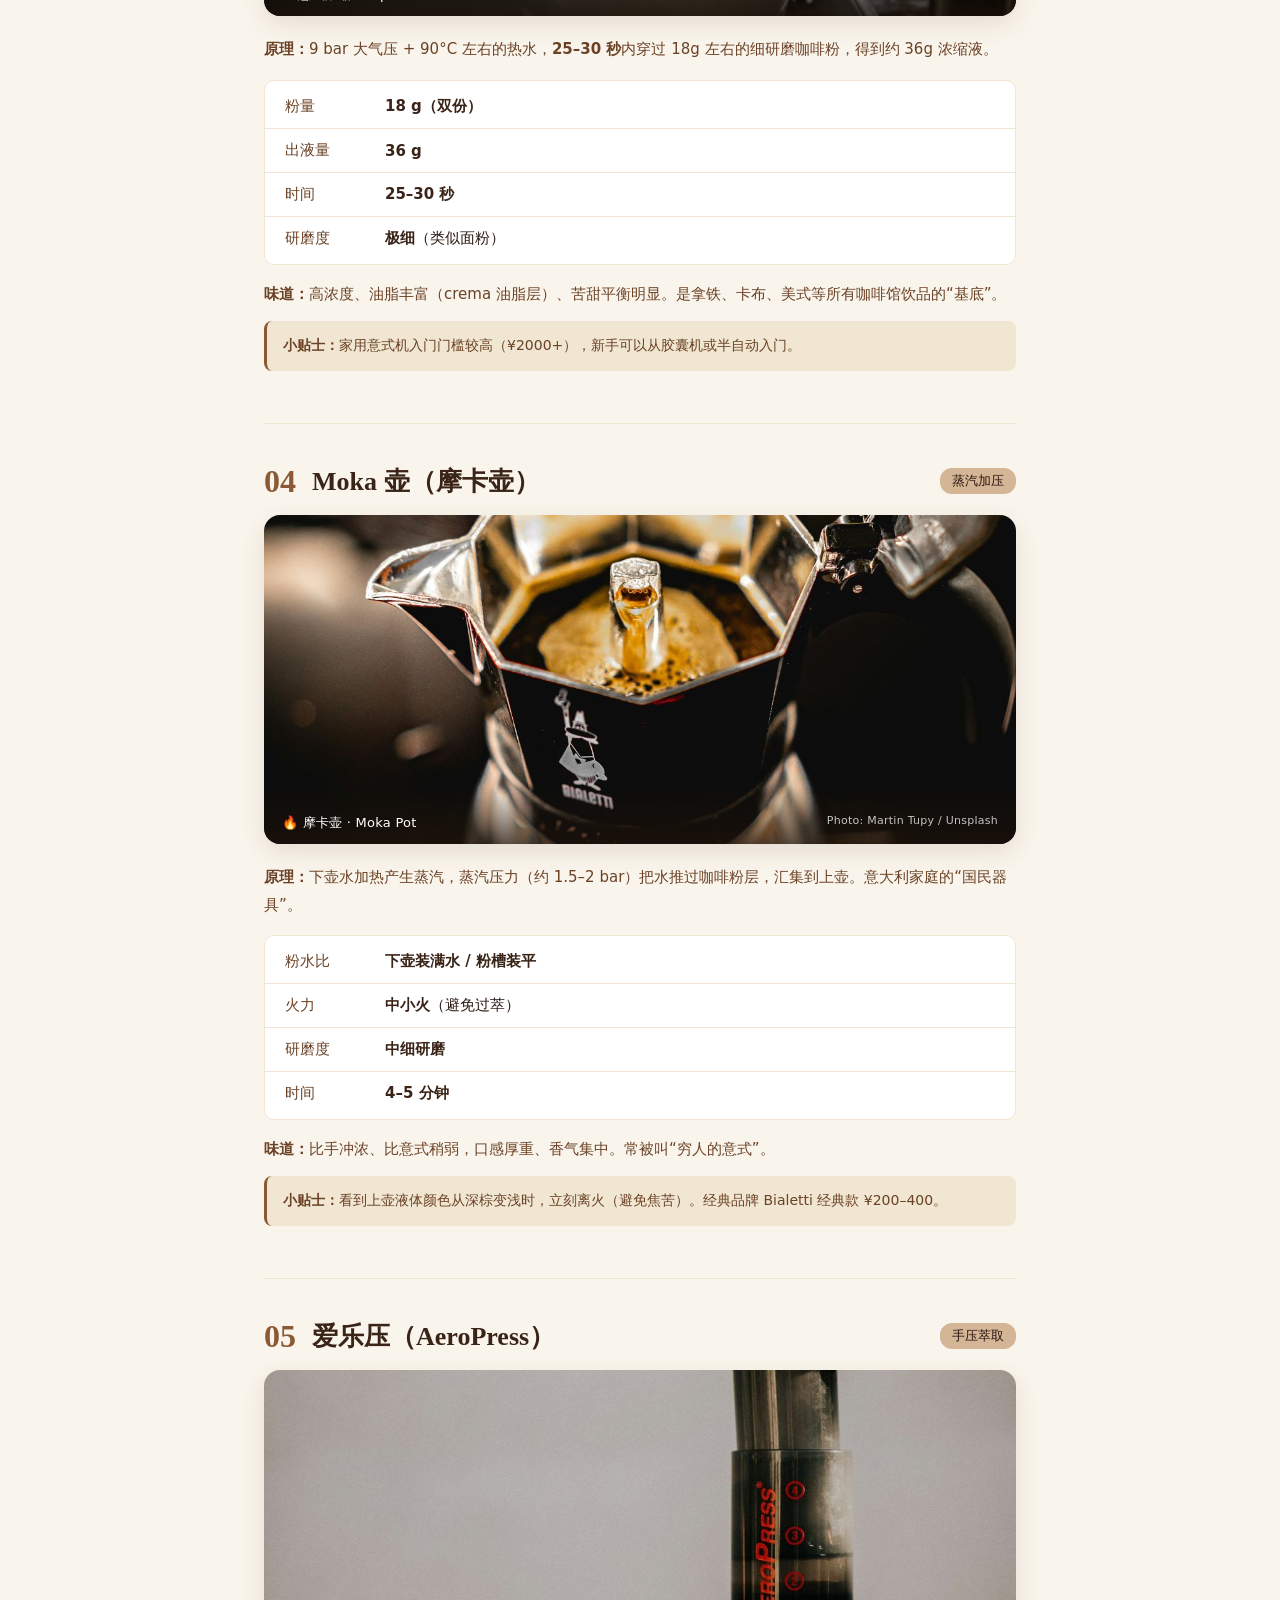
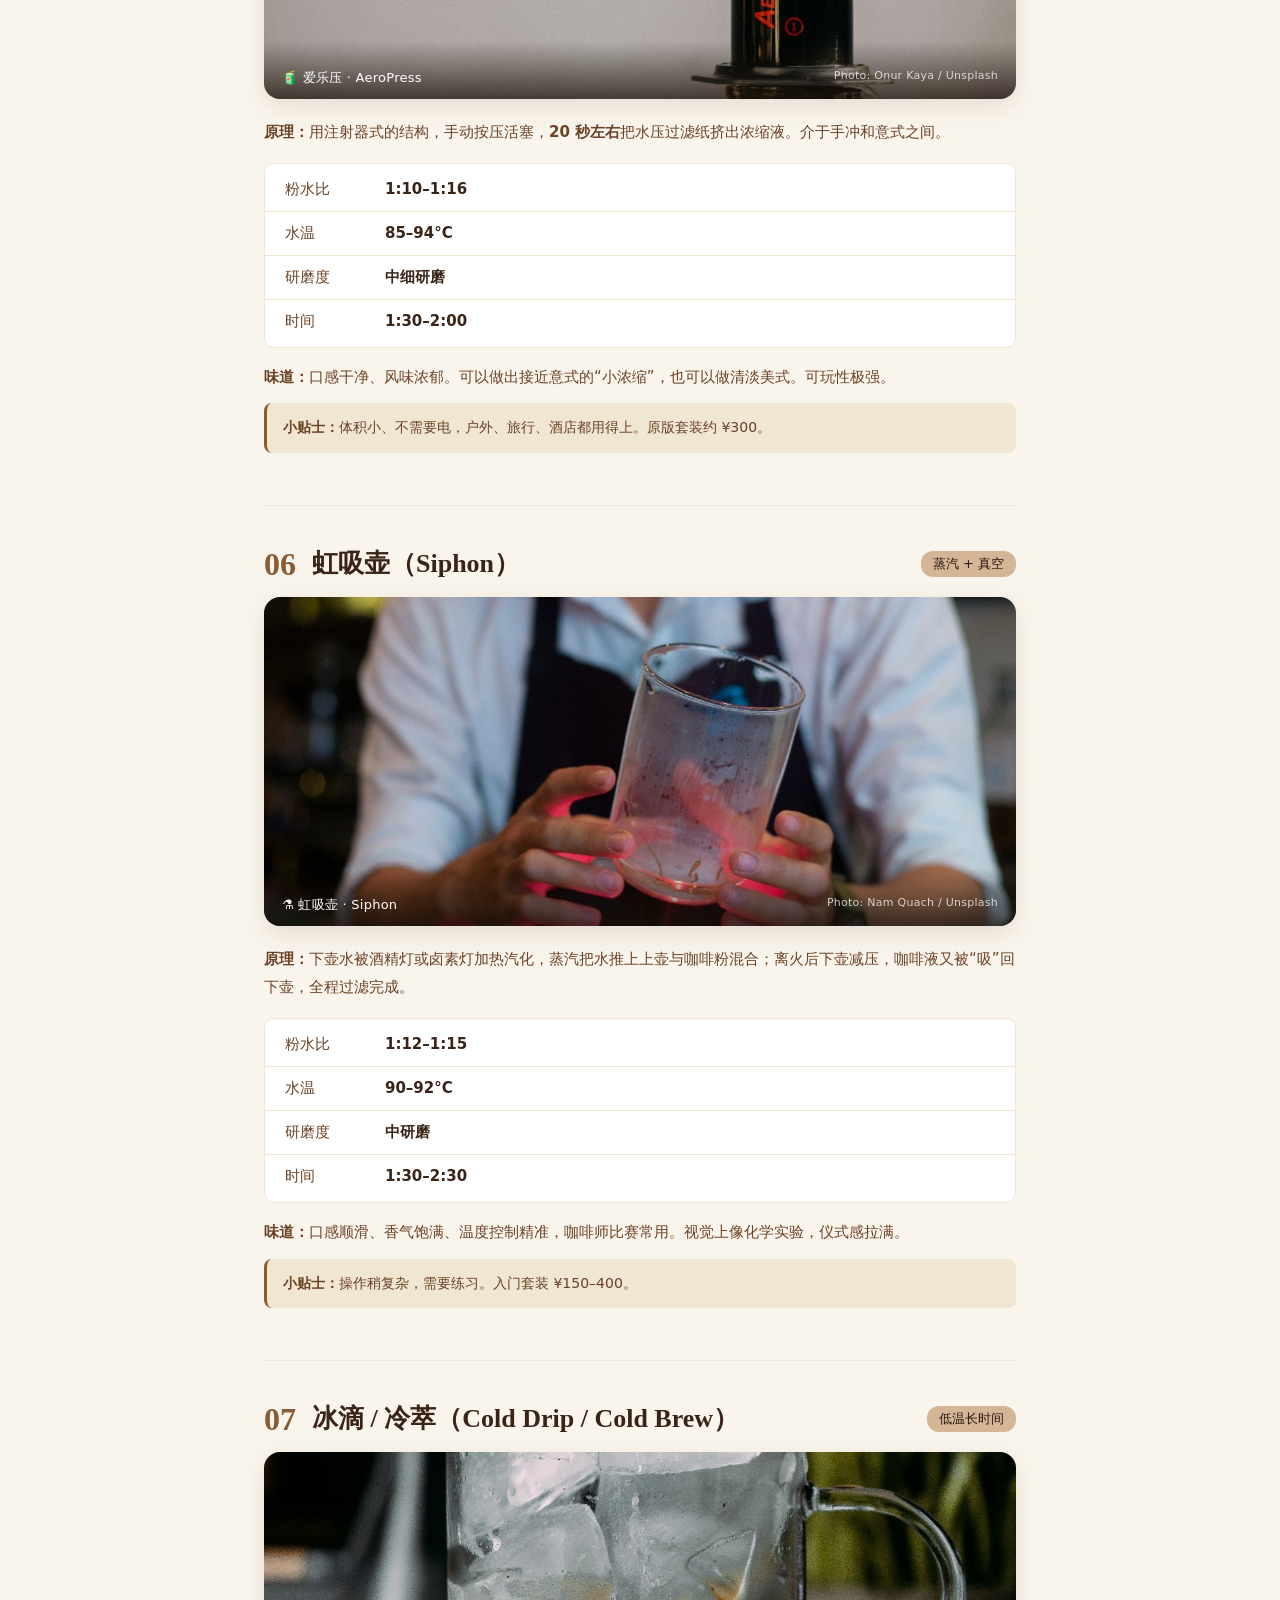
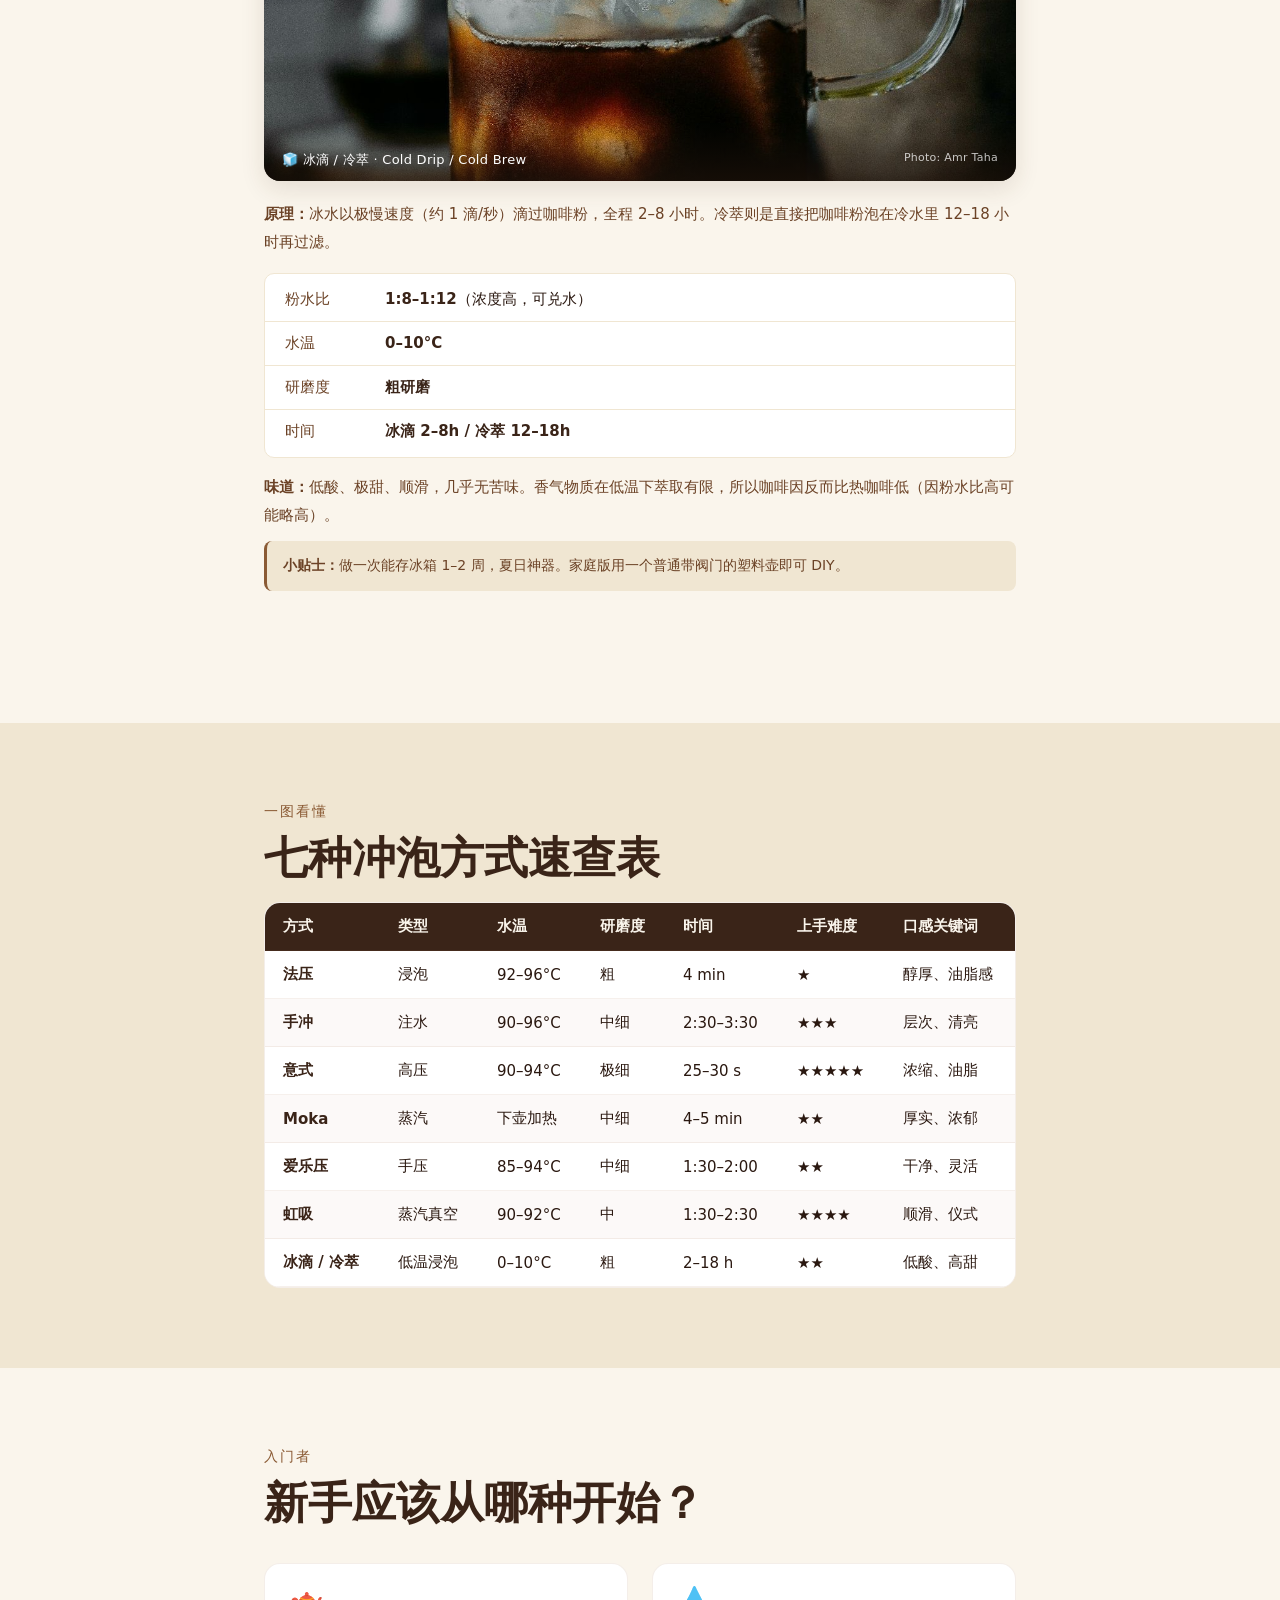
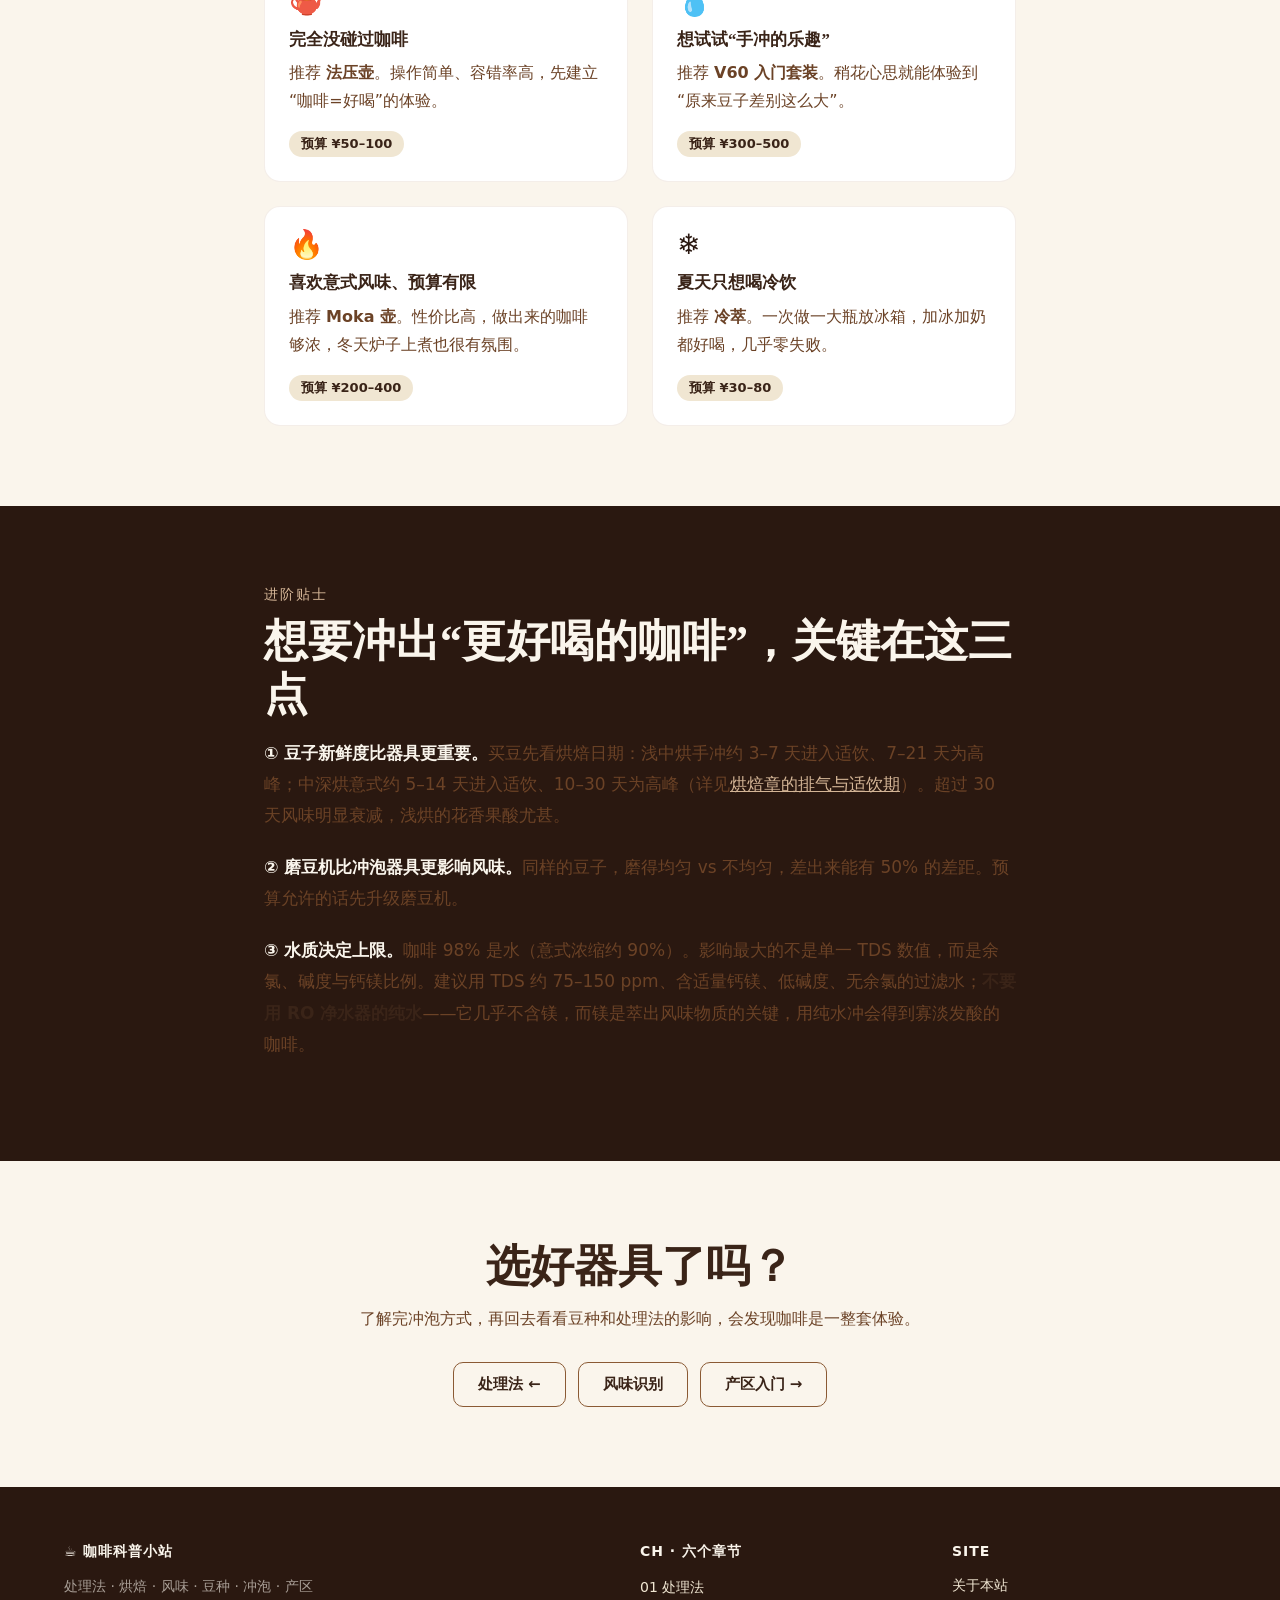
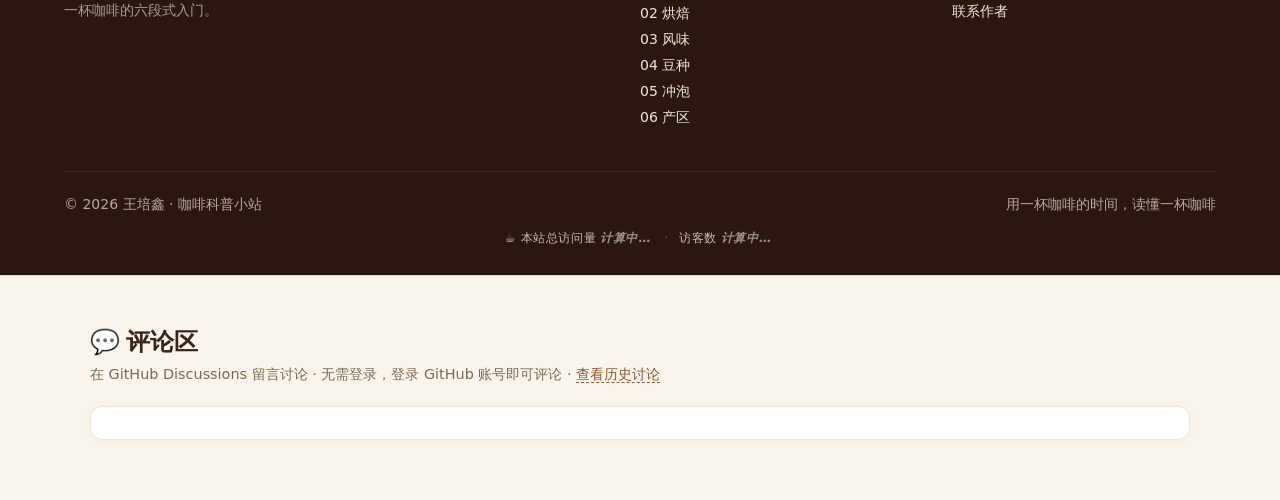
<file: brewing.html>
<!DOCTYPE html>
<html lang="zh-CN">
<head>
    <meta charset="UTF-8">
    <meta name="viewport" content="width=device-width, initial-scale=1.0">
    <title>咖啡冲泡指南 · 咖啡科普小站</title>
    <meta name="description" content="手冲、法压、意式、Moka、虹吸壶、冰滴、爱乐压——从原理到参数，一次看懂七种主流咖啡冲泡方式。">
    <meta property="og:title" content="咖啡冲泡指南">
    <meta property="og:description" content="手冲 / 法压 / 意式 / Moka / 虹吸 / 冰滴 / 爱乐压 · 七种主流冲泡方式原理与参数">
    <meta property="og:type" content="article">
    <link rel="canonical" href="https://basiccoffee.cn/brewing">
    <meta property="og:url" content="https://basiccoffee.cn/brewing">
    <meta property="og:locale" content="zh_CN">
    <meta property="og:site_name" content="咖啡科普小站">
    <meta name="theme-color" content="#3a2418">
    <meta property="og:image" content="https://basiccoffee.cn/assets/img/og-cover.jpg">
    <meta property="og:image:width" content="1200">
    <meta property="og:image:height" content="630">
    <meta property="og:image:alt" content="咖啡科普小站——咖啡冲泡指南">
    <meta name="twitter:card" content="summary_large_image">
    <meta name="twitter:title" content="咖啡冲泡指南">
    <meta name="twitter:description" content="手冲 / 法压 / 意式 / Moka / 虹吸 / 冰滴 / 爱乐压 · 七种主流冲泡方式原理与参数">
    <meta name="twitter:image" content="https://basiccoffee.cn/assets/img/og-cover.jpg">
    <link rel="icon" href="data:image/svg+xml,%3Csvg xmlns='http://www.w3.org/2000/svg' viewBox='0 0 100 100'%3E%3Ctext y='.9em' font-size='90'%3E💧%3C/text%3E%3C/svg%3E">
    <link rel="stylesheet" href="assets/style.css?v=2.7">
    <!-- ========== 结构化数据（JSON-LD）========== -->
    <script type="application/ld+json">
    {
        "@context": "https://schema.org",
        "@type": "Article",
        "headline": "同一种豆，七种冲法，七种味道",
        "description": "手冲、法压、意式、Moka、虹吸壶、冰滴、爱乐压——从原理到参数，一次看懂七种主流咖啡冲泡方式。",
        "inLanguage": "zh-CN",
        "url": "https://basiccoffee.cn/brewing",
        "mainEntityOfPage": {
            "@type": "WebPage",
            "@id": "https://basiccoffee.cn/brewing"
        },
        "datePublished": "2026-09-09",
        "dateModified": "2026-10-16",
        "author": {
            "@type": "Person",
            "name": "王培鑫",
            "affiliation": {
                "@type": "CollegeOrUniversity",
                "name": "云南农业大学"
            },
            "hasCredential": [
                {
                    "@type": "EducationalOccupationalCredential",
                    "name": "SCA Q Grader"
                },
                {
                    "@type": "EducationalOccupationalCredential",
                    "name": "SCA 咖啡师技能（中级）"
                }
            ],
            "knowsAbout": [
                "咖啡处理法",
                "咖啡烘焙",
                "咖啡感官评价",
                "咖啡豆种",
                "咖啡冲泡",
                "咖啡产区"
            ]
        },
        "publisher": {
            "@type": "Organization",
            "@id": "https://basiccoffee.cn/#organization"
        },
        "isPartOf": {
            "@type": "WebSite",
            "@id": "https://basiccoffee.cn/#website"
        },
        "image": "https://basiccoffee.cn/assets/img/og-cover.jpg",
        "articleSection": "冲泡"
    }
    </script>
    <script type="application/ld+json">
    {
        "@context": "https://schema.org",
        "@type": "BreadcrumbList",
        "itemListElement": [
            {
                "@type": "ListItem",
                "position": 1,
                "name": "首页",
                "item": "https://basiccoffee.cn/"
            },
            {
                "@type": "ListItem",
                "position": 2,
                "name": "冲泡",
                "item": "https://basiccoffee.cn/brewing"
            }
        ]
    }
    </script>

</head>
<body>


<a class="skip-link" href="#main">跳到主要内容</a>
<!-- ========== 顶部导航 ========== -->
<nav class="site-nav" aria-label="站点导航">
    <div class="nav-inner">
        <a href="index.html" class="brand">
            <span class="brand-icon">☕</span>
            <span>咖啡科普小站</span>
        </a>
                <div class="nav-links">
            <a href="flavor.html" class="nav-link">风味</a>
            <a href="processing.html" class="nav-link">处理法</a>
            <a href="roasting.html" class="nav-link">烘焙</a>
            <a href="index.html" class="nav-link">首页</a>
            <a href="/notes" class="nav-link">笔记</a>
            <a href="varieties.html" class="nav-link">豆种</a>
            <a href="brewing.html" class="nav-link active" aria-current="page">冲泡</a>
            <a href="origins.html" class="nav-link">产区</a>
        </div>
    </div>
</nav>

<main id="main">

<!-- ========== 面包屑 ========== -->
<div class="breadcrumb">
    <div class="container">
        <a href="index.html">首页</a>
        <span class="sep">›</span>
        <span>第五章 · 冲泡指南</span>
    </div>
</div>

<!-- ========== 子页 Hero ========== -->
<header class="sub-hero">
    <div class="container-narrow">
        <a href="index.html" class="back-link">← 返回首页</a>
        <div class="hero-tag">
            <span>●</span><span>CHAPTER 05 · 冲泡</span>
        </div>
        <h1>同一种豆，<br><span style="color: var(--bean-light);">七种冲法</span>，七种味道</h1>
        <p class="lead">
            咖啡的风味不只是豆子决定的——<strong style="color: var(--bean-dark);">怎么冲</strong>，同样关键。
            不同的水温、粉水比、时间、压力，会让同一支豆子变成完全不同的饮品。
        </p>
    </div>
</header>

<!-- ========== 01 为什么冲泡重要 ========== -->
<section class="section">
    <div class="container-narrow">
        <div class="section-eyebrow">为什么</div>
        <h2 class="section-title">为什么冲泡方式会改变风味？</h2>

        <div class="prose">
            <p>咖啡豆里有<strong>约 30% 可溶于水的物质</strong>，其中只有一部分是好味道。冲泡，本质上是用<strong>水</strong>作为介质，<strong>有选择地</strong>把这些物质提取出来。</p>
            <p>同一支豆子，水温高 + 时间长 → 萃取过度 → 苦涩、烟熏；水温低 + 时间短 → 萃取不足 → 寡淡、尖酸。<strong>只有恰到好处，才会有“酸甜苦平衡、层次丰富”的体验。</strong></p>
            <p>而不同的冲泡器具，其实就是<strong>用不同方式控制“水温和咖啡的接触方式”</strong>——手冲靠水流冲刷，意式机靠高压萃取，冰滴靠长时间低温浸泡。</p>
        </div>

        <div class="stats-row">
            <div class="stat-card">
                <div class="stat-num">7</div>
                <div class="stat-label">常见冲泡方式</div>
            </div>
            <div class="stat-card">
                <div class="stat-num">90–96<span style="font-size: 22px;">°C</span></div>
                <div class="stat-label">常规冲泡水温</div>
            </div>
            <div class="stat-card">
                <div class="stat-num">18–22<span style="font-size: 22px;">%</span></div>
                <div class="stat-label">理想萃取率</div>
            </div>
        </div>

        <div class="info-card" style="margin-top: 32px;">
            <div class="info-label">🧪 两个数字，别混为一谈</div>
            <h3>萃取率（EY）与浓度（TDS）</h3>
            <p style="margin: 0;">
                <strong>萃取率</strong>问的是“咖啡粉里有多少物质被水带走了”，金杯区间 <strong>18–22%</strong>；<strong>浓度</strong>问的是“杯子里这杯液体有多浓”，滴滤约 <strong>1.15–1.35% TDS</strong>，意式浓缩约 <strong>8–12%</strong>。
                两个数字彼此独立：<strong>粉水比主要改变浓度</strong>（想更浓就减水或加粉），<strong>研磨度与接触时间主要改变萃取率</strong>（想更甜就磨细一点或延长时间）。但它们会互相牵扯——这才是手冲“调参”的真正核心。
            </p>
        </div>
    </div>
</section>

<!-- ========== 02 冲泡方式速览 ========== -->
<section class="section" style="background: var(--cream-dark);">
    <div class="container-narrow">
        <div class="section-eyebrow">速览</div>
        <h2 class="section-title">七种主流冲泡方式</h2>
        <p style="color: var(--bean-mid); margin-bottom: 32px;">按“上手难度”从低到高排列，每种都是一组独立风格。</p>

        <div class="method-grid">
            <a href="#french" class="method-card">
                <div class="method-emoji">🫖</div>
                <h3>法压壶</h3>
                <p>浸泡式 · 简单直接</p>
                <div class="method-tag">入门首选</div>
            </a>
            <a href="#drip" class="method-card">
                <div class="method-emoji">💧</div>
                <h3>手冲</h3>
                <p>滤杯 + 水流 · 自由度最高</p>
                <div class="method-tag">玩家最爱</div>
            </a>
            <a href="#espresso" class="method-card">
                <div class="method-emoji">☕</div>
                <h3>意式机</h3>
                <p>高压萃取 · 浓度最高</p>
                <div class="method-tag">咖啡馆标配</div>
            </a>
            <a href="#moka" class="method-card">
                <div class="method-emoji">🔥</div>
                <h3>Moka 壶</h3>
                <p>蒸汽加压 · 家用经典</p>
                <div class="method-tag">意式平替</div>
            </a>
            <a href="#aeropress" class="method-card">
                <div class="method-emoji">💉</div>
                <h3>爱乐压</h3>
                <p>手压萃取 · 便携万能</p>
                <div class="method-tag">户外友好</div>
            </a>
            <a href="#siphon" class="method-card">
                <div class="method-emoji">⚗️</div>
                <h3>虹吸壶</h3>
                <p>蒸汽 + 真空 · 视觉系</p>
                <div class="method-tag">仪式感强</div>
            </a>
            <a href="#cold" class="method-card">
                <div class="method-emoji">❄️</div>
                <h3>冰滴 / 冷萃</h3>
                <p>低温长时间 · 甜感明显</p>
                <div class="method-tag">夏日特调</div>
            </a>
        </div>
    </div>
</section>

<!-- ========== 03 各种冲泡方式详解 ========== -->
<section class="section">
    <div class="container-narrow">

        <div class="section-eyebrow">详解</div>
        <h2 class="section-title">逐一拆解：原理、参数与味道</h2>

        <!-- 法压 -->
        <article id="french" class="method-detail">
            <div class="method-detail-head">
                <span class="method-num">01</span>
                <h3>法压壶（French Press）</h3>
                <span class="method-class">浸泡式</span>
            </div>
            <figure class="method-figure">
                <img src="assets/img/french-press.jpg" alt="户外桌上的法压壶，咖啡已浸泡完成" loading="lazy" onerror="this.closest('figure').style.display='none'">
                <figcaption>🇫🇷 法压壶 · French Press<span class="fig-credit">Photo: Sorin Gheorghita / Unsplash</span></figcaption>
            </figure>
            <p class="method-desc"><strong>原理：</strong>把粗研磨的咖啡粉直接泡在热水里 4 分钟左右，再用金属滤网压下去，把渣滓隔开。</p>
            <div class="param-table">
                <div class="param-row"><span>粉水比</span><b>1:15</b>（15g 咖啡 + 225g 水）</div>
                <div class="param-row"><span>水温</span><b>92–96°C</b></div>
                <div class="param-row"><span>研磨度</span><b>粗研磨</b>（类似粗盐）</div>
                <div class="param-row"><span>时间</span><b>4 分钟</b></div>
            </div>
            <p class="method-taste"><strong>味道：</strong>醇厚、有明显油脂感、口感扎实。会有少量细粉沉淀，但不浑浊。适合喜欢“厚重感”的人。</p>
            <p class="method-tip"><strong>小贴士：</strong>买玻璃壶身 + 不锈钢滤网的款式即可，入门套装通常 ¥30–80。</p>
        </article>

        <!-- 手冲 -->
        <article id="drip" class="method-detail">
            <div class="method-detail-head">
                <span class="method-num">02</span>
                <h3>手冲（V60 / 蛋糕杯 / 聪明杯）</h3>
                <span class="method-class">滤杯注水</span>
            </div>
            <figure class="method-figure">
                <img src="assets/img/pour-over.jpg" alt="咖啡师用鹅颈壶往滤杯中注水" loading="lazy" onerror="this.closest('figure').style.display='none'">
                <figcaption>🫗 手冲 · Pour Over / V60<span class="fig-credit">Photo: Karl Fredrickson / Unsplash</span></figcaption>
            </figure>
            <p class="method-desc"><strong>原理：</strong>热水通过滤杯中的咖啡粉层，受重力作用滴落。注水方式、水流速度、滤杯形状都会影响味道。</p>
            <p class="method-desc"><strong>流程：</strong>先注入粉量 2–3 倍的水（15 g 粉约 30–45 g），让咖啡粉充分浸湿、排出 CO₂——这一步叫<strong>闷蒸（bloom）</strong>，静置 30–45 秒；然后分 2–3 段注水至总水量，出液结束后轻摇滤杯让粉层平整。跳过闷蒸，粉层容易形成“通道”，水流只从几处冲过去，萃取得又酸又空。</p>
            <div class="param-table">
                <div class="param-row"><span>粉水比</span><b>1:15–1:17</b></div>
                <div class="param-row"><span>闷蒸</span><b>粉量 2–3 倍的水</b>，静置 30–45 秒排气</div>
                <div class="param-row"><span>水温</span><b>90–96°C</b>（浅烘取高、深烘取低）</div>
                <div class="param-row"><span>研磨度</span><b>中细研磨</b>（类似白砂糖）</div>
                <div class="param-row"><span>时间</span><b>2:30–3:30</b></div>
            </div>
            <p class="method-taste"><strong>味道：</strong>层次清晰、酸质明亮，最能展现咖啡豆的“风土”——所以精品咖啡店几乎都用手冲。也是玩家最爱、最耐玩的方式。</p>
            <p class="method-tip"><strong>小贴士：</strong>入门推荐 V60 滤杯 + 一把鹅颈壶 + 一只手摇磨豆机，预算 ¥300–500 就能起步。</p>
        </article>

        <!-- 意式 -->
        <article id="espresso" class="method-detail">
            <div class="method-detail-head">
                <span class="method-num">03</span>
                <h3>意式机（Espresso）</h3>
                <span class="method-class">高压萃取</span>
            </div>
            <figure class="method-figure">
                <img src="assets/img/espresso.jpg" alt="意式咖啡机萃取浓缩咖啡入杯" loading="lazy" onerror="this.closest('figure').style.display='none'">
                <figcaption>☕ 意式浓缩 · Espresso<span class="fig-credit">Photo: GC Libraries Creative Tech Lab / Unsplash</span></figcaption>
            </figure>
            <p class="method-desc"><strong>原理：</strong>9 bar 大气压 + 90°C 左右的热水，<strong>25–30 秒</strong>内穿过 18g 左右的细研磨咖啡粉，得到约 36g 浓缩液。</p>
            <div class="param-table">
                <div class="param-row"><span>粉量</span><b>18 g（双份）</b></div>
                <div class="param-row"><span>出液量</span><b>36 g</b></div>
                <div class="param-row"><span>时间</span><b>25–30 秒</b></div>
                <div class="param-row"><span>研磨度</span><b>极细</b>（类似面粉）</div>
            </div>
            <p class="method-taste"><strong>味道：</strong>高浓度、油脂丰富（crema 油脂层）、苦甜平衡明显。是拿铁、卡布、美式等所有咖啡馆饮品的“基底”。</p>
            <p class="method-tip"><strong>小贴士：</strong>家用意式机入门门槛较高（¥2000+），新手可以从胶囊机或半自动入门。</p>
        </article>

        <!-- Moka -->
        <article id="moka" class="method-detail">
            <div class="method-detail-head">
                <span class="method-num">04</span>
                <h3>Moka 壶（摩卡壶）</h3>
                <span class="method-class">蒸汽加压</span>
            </div>
            <figure class="method-figure">
                <img src="assets/img/moka-pot.jpg" alt="Bialetti 摩卡壶在炉上萃取咖啡" loading="lazy" onerror="this.closest('figure').style.display='none'">
                <figcaption>🔥 摩卡壶 · Moka Pot<span class="fig-credit">Photo: Martin Tupy / Unsplash</span></figcaption>
            </figure>
            <p class="method-desc"><strong>原理：</strong>下壶水加热产生蒸汽，蒸汽压力（约 1.5–2 bar）把水推过咖啡粉层，汇集到上壶。意大利家庭的“国民器具”。</p>
            <div class="param-table">
                <div class="param-row"><span>粉水比</span><b>下壶装满水 / 粉槽装平</b></div>
                <div class="param-row"><span>火力</span><b>中小火</b>（避免过萃）</div>
                <div class="param-row"><span>研磨度</span><b>中细研磨</b></div>
                <div class="param-row"><span>时间</span><b>4–5 分钟</b></div>
            </div>
            <p class="method-taste"><strong>味道：</strong>比手冲浓、比意式稍弱，口感厚重、香气集中。常被叫“穷人的意式”。</p>
            <p class="method-tip"><strong>小贴士：</strong>看到上壶液体颜色从深棕变浅时，立刻离火（避免焦苦）。经典品牌 Bialetti 经典款 ¥200–400。</p>
        </article>

        <!-- 爱乐压 -->
        <article id="aeropress" class="method-detail">
            <div class="method-detail-head">
                <span class="method-num">05</span>
                <h3>爱乐压（AeroPress）</h3>
                <span class="method-class">手压萃取</span>
            </div>
            <figure class="method-figure">
                <img src="assets/img/aeropress.jpg" alt="用手按压 AeroPress 萃取咖啡" loading="lazy" onerror="this.closest('figure').style.display='none'">
                <figcaption>🧃 爱乐压 · AeroPress<span class="fig-credit">Photo: Onur Kaya / Unsplash</span></figcaption>
            </figure>
            <p class="method-desc"><strong>原理：</strong>用注射器式的结构，手动按压活塞，<strong>20 秒左右</strong>把水压过滤纸挤出浓缩液。介于手冲和意式之间。</p>
            <div class="param-table">
                <div class="param-row"><span>粉水比</span><b>1:10–1:16</b></div>
                <div class="param-row"><span>水温</span><b>85–94°C</b></div>
                <div class="param-row"><span>研磨度</span><b>中细研磨</b></div>
                <div class="param-row"><span>时间</span><b>1:30–2:00</b></div>
            </div>
            <p class="method-taste"><strong>味道：</strong>口感干净、风味浓郁。可以做出接近意式的“小浓缩”，也可以做清淡美式。可玩性极强。</p>
            <p class="method-tip"><strong>小贴士：</strong>体积小、不需要电，户外、旅行、酒店都用得上。原版套装约 ¥300。</p>
        </article>

        <!-- 虹吸 -->
        <article id="siphon" class="method-detail">
            <div class="method-detail-head">
                <span class="method-num">06</span>
                <h3>虹吸壶（Siphon）</h3>
                <span class="method-class">蒸汽 + 真空</span>
            </div>
            <figure class="method-figure">
                <img src="assets/img/siphon.jpg" alt="咖啡师组装虹吸壶上壶准备萃取" loading="lazy" onerror="this.closest('figure').style.display='none'">
                <figcaption>⚗️ 虹吸壶 · Siphon<span class="fig-credit">Photo: Nam Quach / Unsplash</span></figcaption>
            </figure>
            <p class="method-desc"><strong>原理：</strong>下壶水被酒精灯或卤素灯加热汽化，蒸汽把水推上上壶与咖啡粉混合；离火后下壶减压，咖啡液又被“吸”回下壶，全程过滤完成。</p>
            <div class="param-table">
                <div class="param-row"><span>粉水比</span><b>1:12–1:15</b></div>
                <div class="param-row"><span>水温</span><b>90–92°C</b></div>
                <div class="param-row"><span>研磨度</span><b>中研磨</b></div>
                <div class="param-row"><span>时间</span><b>1:30–2:30</b></div>
            </div>
            <p class="method-taste"><strong>味道：</strong>口感顺滑、香气饱满、温度控制精准，咖啡师比赛常用。视觉上像化学实验，仪式感拉满。</p>
            <p class="method-tip"><strong>小贴士：</strong>操作稍复杂，需要练习。入门套装 ¥150–400。</p>
        </article>

        <!-- 冰滴/冷萃 -->
        <article id="cold" class="method-detail">
            <div class="method-detail-head">
                <span class="method-num">07</span>
                <h3>冰滴 / 冷萃（Cold Drip / Cold Brew）</h3>
                <span class="method-class">低温长时间</span>
            </div>
            <figure class="method-figure">
                <img src="assets/img/cold-brew.jpg" alt="玻璃壶中加冰的黑咖啡" loading="lazy" onerror="this.closest('figure').style.display='none'">
                <figcaption>🧊 冰滴 / 冷萃 · Cold Drip / Cold Brew<span class="fig-credit">Photo: Amr Taha</span></figcaption>
            </figure>
            <p class="method-desc"><strong>原理：</strong>冰水以极慢速度（约 1 滴/秒）滴过咖啡粉，全程 2–8 小时。冷萃则是直接把咖啡粉泡在冷水里 12–18 小时再过滤。</p>
            <div class="param-table">
                <div class="param-row"><span>粉水比</span><b>1:8–1:12</b>（浓度高，可兑水）</div>
                <div class="param-row"><span>水温</span><b>0–10°C</b></div>
                <div class="param-row"><span>研磨度</span><b>粗研磨</b></div>
                <div class="param-row"><span>时间</span><b>冰滴 2–8h / 冷萃 12–18h</b></div>
            </div>
            <p class="method-taste"><strong>味道：</strong>低酸、极甜、顺滑，几乎无苦味。香气物质在低温下萃取有限，所以咖啡因反而比热咖啡低（因粉水比高可能略高）。</p>
            <p class="method-tip"><strong>小贴士：</strong>做一次能存冰箱 1–2 周，夏日神器。家庭版用一个普通带阀门的塑料壶即可 DIY。</p>
        </article>
    </div>
</section>

<!-- ========== 04 一图看懂 ========== -->
<section class="section" style="background: var(--cream-dark);">
    <div class="container-narrow">
        <div class="section-eyebrow">一图看懂</div>
        <h2 class="section-title">七种冲泡方式速查表</h2>
        <p class="scroll-hint">← 左右滑动查看完整参数 →</p>

        <div class="compare-table-wrap">
            <table class="compare-table">
            <caption class="sr-only">七种冲泡方式速查表</caption>
                <thead>
                    <tr>
                        <th scope="col">方式</th>
                        <th scope="col">类型</th>
                        <th scope="col">水温</th>
                        <th scope="col">研磨度</th>
                        <th scope="col">时间</th>
                        <th scope="col">上手难度</th>
                        <th scope="col">口感关键词</th>
                    </tr>
                </thead>
                <tbody>
                    <tr>
                        <td>法压</td>
                        <td>浸泡</td>
                        <td>92–96°C</td>
                        <td>粗</td>
                        <td>4 min</td>
                        <td>★</td>
                        <td>醇厚、油脂感</td>
                    </tr>
                    <tr>
                        <td>手冲</td>
                        <td>注水</td>
                        <td>90–96°C</td>
                        <td>中细</td>
                        <td>2:30–3:30</td>
                        <td>★★★</td>
                        <td>层次、清亮</td>
                    </tr>
                    <tr>
                        <td>意式</td>
                        <td>高压</td>
                        <td>90–94°C</td>
                        <td>极细</td>
                        <td>25–30 s</td>
                        <td>★★★★★</td>
                        <td>浓缩、油脂</td>
                    </tr>
                    <tr>
                        <td>Moka</td>
                        <td>蒸汽</td>
                        <td>下壶加热</td>
                        <td>中细</td>
                        <td>4–5 min</td>
                        <td>★★</td>
                        <td>厚实、浓郁</td>
                    </tr>
                    <tr>
                        <td>爱乐压</td>
                        <td>手压</td>
                        <td>85–94°C</td>
                        <td>中细</td>
                        <td>1:30–2:00</td>
                        <td>★★</td>
                        <td>干净、灵活</td>
                    </tr>
                    <tr>
                        <td>虹吸</td>
                        <td>蒸汽真空</td>
                        <td>90–92°C</td>
                        <td>中</td>
                        <td>1:30–2:30</td>
                        <td>★★★★</td>
                        <td>顺滑、仪式</td>
                    </tr>
                    <tr>
                        <td>冰滴 / 冷萃</td>
                        <td>低温浸泡</td>
                        <td>0–10°C</td>
                        <td>粗</td>
                        <td>2–18 h</td>
                        <td>★★</td>
                        <td>低酸、高甜</td>
                    </tr>
                </tbody>
            </table>
        </div>
    </div>
</section>

<!-- ========== 05 入门者推荐路径 ========== -->
<section class="section">
    <div class="container-narrow">
        <div class="section-eyebrow">入门者</div>
        <h2 class="section-title">新手应该从哪种开始？</h2>

        <div class="recommend-grid">
            <div class="recommend-card">
                <div class="recommend-icon">🫖</div>
                <h3>完全没碰过咖啡</h3>
                <p>推荐 <strong>法压壶</strong>。操作简单、容错率高，先建立“咖啡=好喝”的体验。</p>
                <div class="recommend-budget">预算 ¥50–100</div>
            </div>
            <div class="recommend-card">
                <div class="recommend-icon">💧</div>
                <h3>想试试“手冲的乐趣”</h3>
                <p>推荐 <strong>V60 入门套装</strong>。稍花心思就能体验到“原来豆子差别这么大”。</p>
                <div class="recommend-budget">预算 ¥300–500</div>
            </div>
            <div class="recommend-card">
                <div class="recommend-icon">🔥</div>
                <h3>喜欢意式风味、预算有限</h3>
                <p>推荐 <strong>Moka 壶</strong>。性价比高，做出来的咖啡够浓，冬天炉子上煮也很有氛围。</p>
                <div class="recommend-budget">预算 ¥200–400</div>
            </div>
            <div class="recommend-card">
                <div class="recommend-icon">❄️</div>
                <h3>夏天只想喝冷饮</h3>
                <p>推荐 <strong>冷萃</strong>。一次做一大瓶放冰箱，加冰加奶都好喝，几乎零失败。</p>
                <div class="recommend-budget">预算 ¥30–80</div>
            </div>
        </div>
    </div>
</section>

<!-- ========== 06 进阶提示 ========== -->
<section class="section" style="background: var(--bean-darker); color: var(--cream);">
    <div class="container-narrow">
        <div class="section-eyebrow" style="color: var(--bean-pale);">进阶贴士</div>
        <h2 class="section-title" style="color: var(--cream);">想要冲出“更好喝的咖啡”，关键在这三点</h2>

        <div class="prose">
            <p><strong style="color: var(--cream);">① 豆子新鲜度比器具更重要。</strong>买豆先看烘焙日期：浅中烘手冲约 3–7 天进入适饮、7–21 天为高峰；中深烘意式约 5–14 天进入适饮、10–30 天为高峰（详见<a href="roasting.html#freshness" style="color: var(--bean-pale); text-decoration: underline;">烘焙章的排气与适饮期</a>）。超过 30 天风味明显衰减，浅烘的花香果酸尤甚。</p>
            <p><strong style="color: var(--cream);">② 磨豆机比冲泡器具更影响风味。</strong>同样的豆子，磨得均匀 vs 不均匀，差出来能有 50% 的差距。预算允许的话先升级磨豆机。</p>
            <p><strong style="color: var(--cream);">③ 水质决定上限。</strong>咖啡 98% 是水（意式浓缩约 90%）。影响最大的不是单一 TDS 数值，而是余氯、碱度与钙镁比例。建议用 TDS 约 75–150 ppm、含适量钙镁、低碱度、无余氯的过滤水；<strong>不要用 RO 净水器的纯水</strong>——它几乎不含镁，而镁是萃出风味物质的关键，用纯水冲会得到寡淡发酸的咖啡。</p>
        </div>
    </div>
</section>

<!-- ========== 07 CTA ========== -->
<section class="section">
    <div class="container-narrow text-center">
        <h2 class="section-title">选好器具了吗？</h2>
        <p style="color: var(--bean-mid); margin-bottom: 32px;">了解完冲泡方式，再回去看看豆种和处理法的影响，会发现咖啡是一整套体验。</p>
        <div class="cta-row">
            <a href="processing.html" class="cta-btn">处理法 ←</a>
            <a href="flavor.html" class="cta-btn">风味识别</a>
            <a href="origins.html" class="cta-btn">产区入门 →</a>
        </div>
    </div>
</section>

<!-- ========== Footer ========== -->
</main>

<footer class="site-footer">
    <div class="container">
        <div class="footer-grid">
            <div>
                <div class="footer-head">☕ 咖啡科普小站</div>
                <p style="color: rgba(250,245,236,0.6); line-height: 1.7; margin: 0;">
                    处理法 · 烘焙 · 风味 · 豆种 · 冲泡 · 产区<br>
                    一杯咖啡的六段式入门。
                </p>
            </div>
            <div>
                <div class="footer-head">CH · 六个章节</div>
                <a href="processing.html">01 处理法</a>
                <a href="roasting.html">02 烘焙</a>
                <a href="flavor.html">03 风味</a>
                <a href="varieties.html">04 豆种</a>
                <a href="brewing.html">05 冲泡</a>
                <a href="origins.html">06 产区</a>
            </div>
            <div>
                <div class="footer-head">SITE</div>
                <a href="index.html#about">关于本站</a>
                <a href="index.html#contact">联系作者</a>
            </div>
        </div>
        <div class="footer-bottom">
            <span>© 2026 王培鑫 · 咖啡科普小站</span>
            <span>用一杯咖啡的时间，读懂一杯咖啡</span>
        </div>
        <div class="visitor-counter">
            ☕ 本站总访问量<span class="num" id="busuanzi_value_site_pv">计算中…</span><span class="sep">·</span>访客数<span class="num" id="busuanzi_value_site_uv">计算中…</span>
        </div>
    </div>
</footer>
        <script>
        /* 不蒜子加载完成后给父元素加类,避免加载失败时数字显示空白 */
        window.addEventListener('load', function () {
            setTimeout(function () {
                var pv = document.getElementById('busuanzi_value_site_pv');
                var uv = document.getElementById('busuanzi_value_site_uv');
                var box = pv && pv.parentElement;
                if (box && pv.textContent && pv.textContent !== '计算中…' && uv && uv.textContent && uv.textContent !== '计算中…') {
                    box.classList.add('ready');
                }
            }, 1200);
        });
        </script>


<!-- 评论区：Giscus（基于 GitHub Discussions）-->
<section class="comments-section" aria-label="评论区">
    <div class="comments-container">
        <h2 class="comments-title">💬 评论区</h2>
        <p class="comments-hint">在 GitHub Discussions 留言讨论 · 无需登录，登录 GitHub 账号即可评论 · <a href="https://github.com/wangpeixin4444-code/basiccoffee/discussions" target="_blank" rel="noopener">查看历史讨论</a></p>
        <div id="comments-mount"></div>
        <script src="https://giscus.app/client.js"
            data-repo="wangpeixin4444-code/basiccoffee"
            data-repo-id="R_kgDOUSZH2Q"
            data-category="Announcements"
            data-category-id="DIC_kwDOUSZH2c4DFbEl"
            data-mapping="pathname"
            data-strict="0"
            data-reactions-enabled="1"
            data-emit-metadata="0"
            data-input-position="bottom"
            data-theme="light"
            data-lang="zh-CN"
            crossorigin="anonymous"
            async>
        </script>
    </div>
</section>

<script>
/* 导航栏以「首页」为中心，可左右滑动；当前页链接若在视野外则改为居中它 */
(function () {
    var links = document.querySelector('.site-nav .nav-links');
    if (!links) return;
    function center(el) {
        links.scrollLeft = (el.offsetLeft - links.offsetLeft) + el.offsetWidth / 2 - links.clientWidth / 2;
    }
    var home = links.querySelector('a[href="index.html"]');
    var active = links.querySelector('.nav-link.active');
    function run() {
        if (home) center(home);
        if (active) {
            var left = active.offsetLeft - links.offsetLeft;
            var right = left + active.offsetWidth;
            if (left < links.scrollLeft + 8 || right > links.scrollLeft + links.clientWidth - 8) {
                center(active);
            }
        }
    }
    run();
    /* 字体加载完成后宽度会变化，再校准一次 */
    if (document.fonts && document.fonts.ready) { document.fonts.ready.then(run); }
    window.addEventListener('load', run);
})();
</script>

<script async src="//busuanzi.ibruce.info/busuanzi/2.3/busuanzi.pure.mini.js"></script>
</body>
</html>
</file>
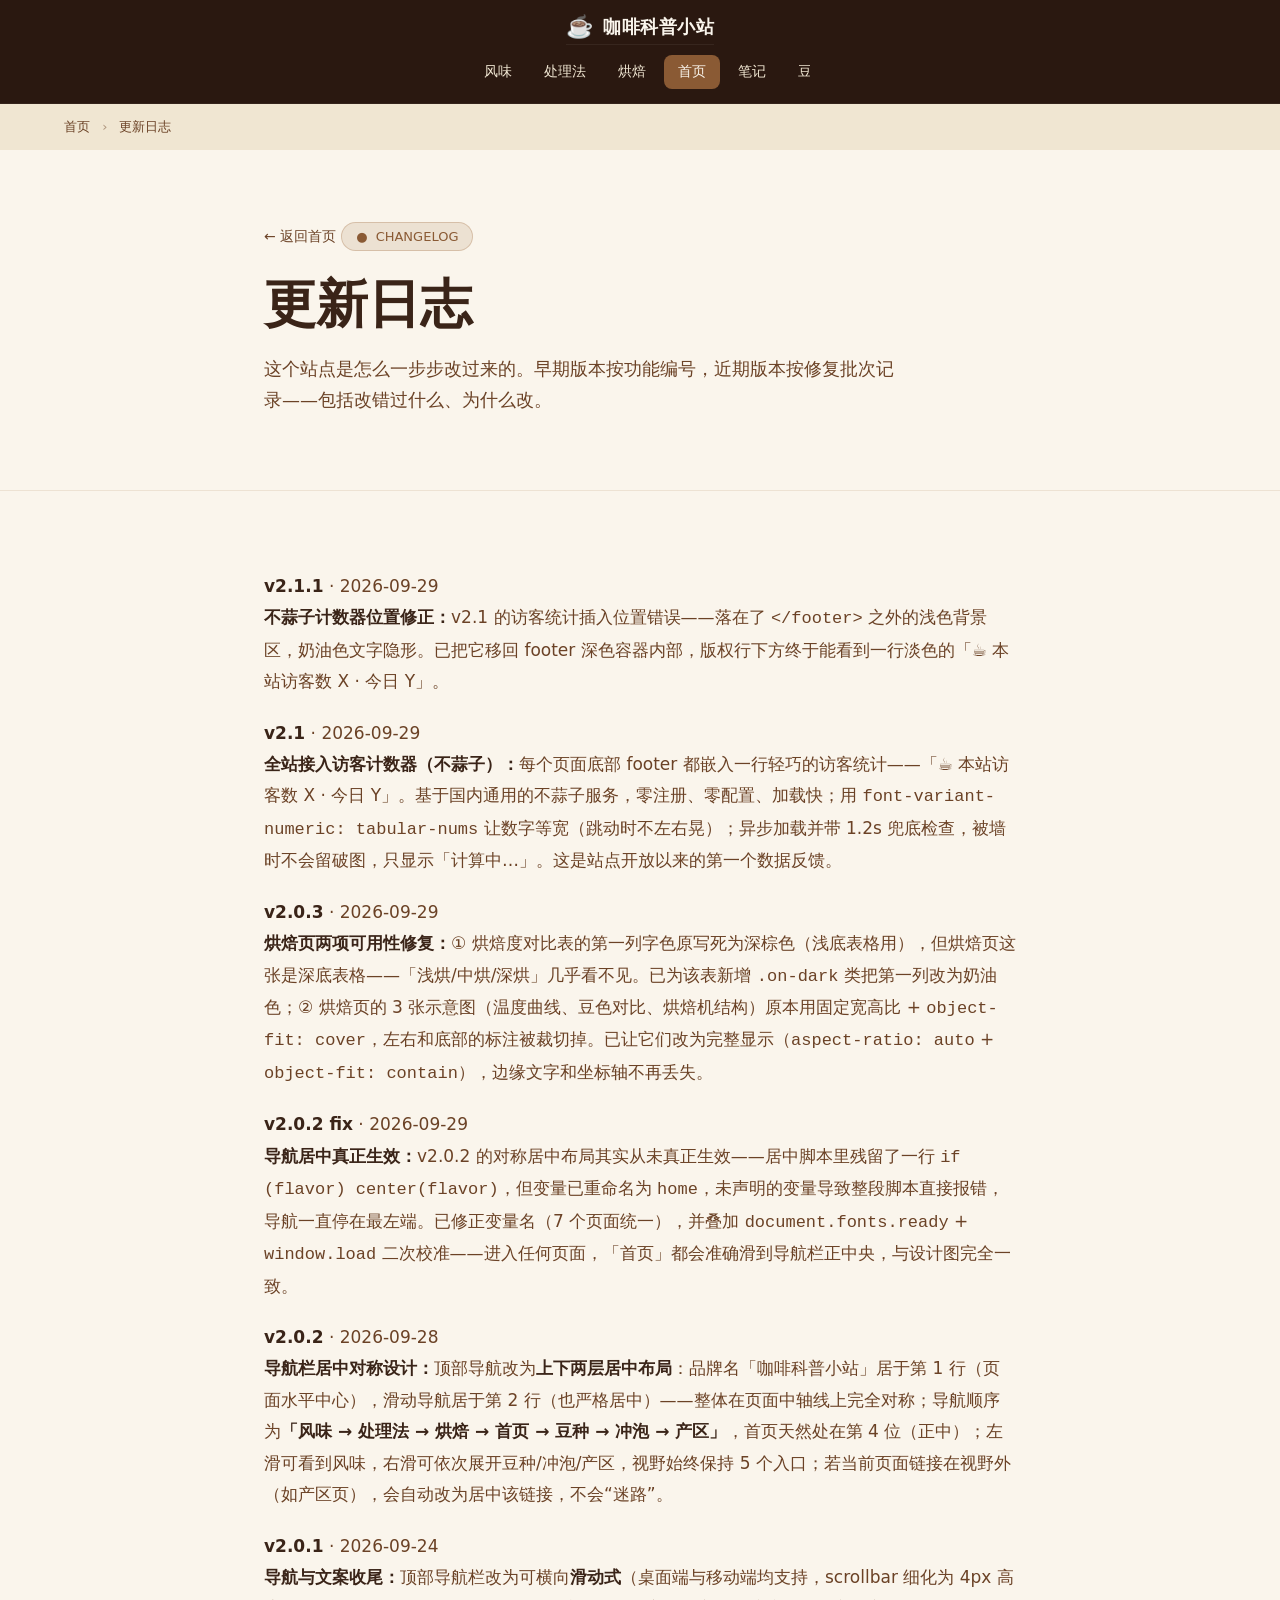
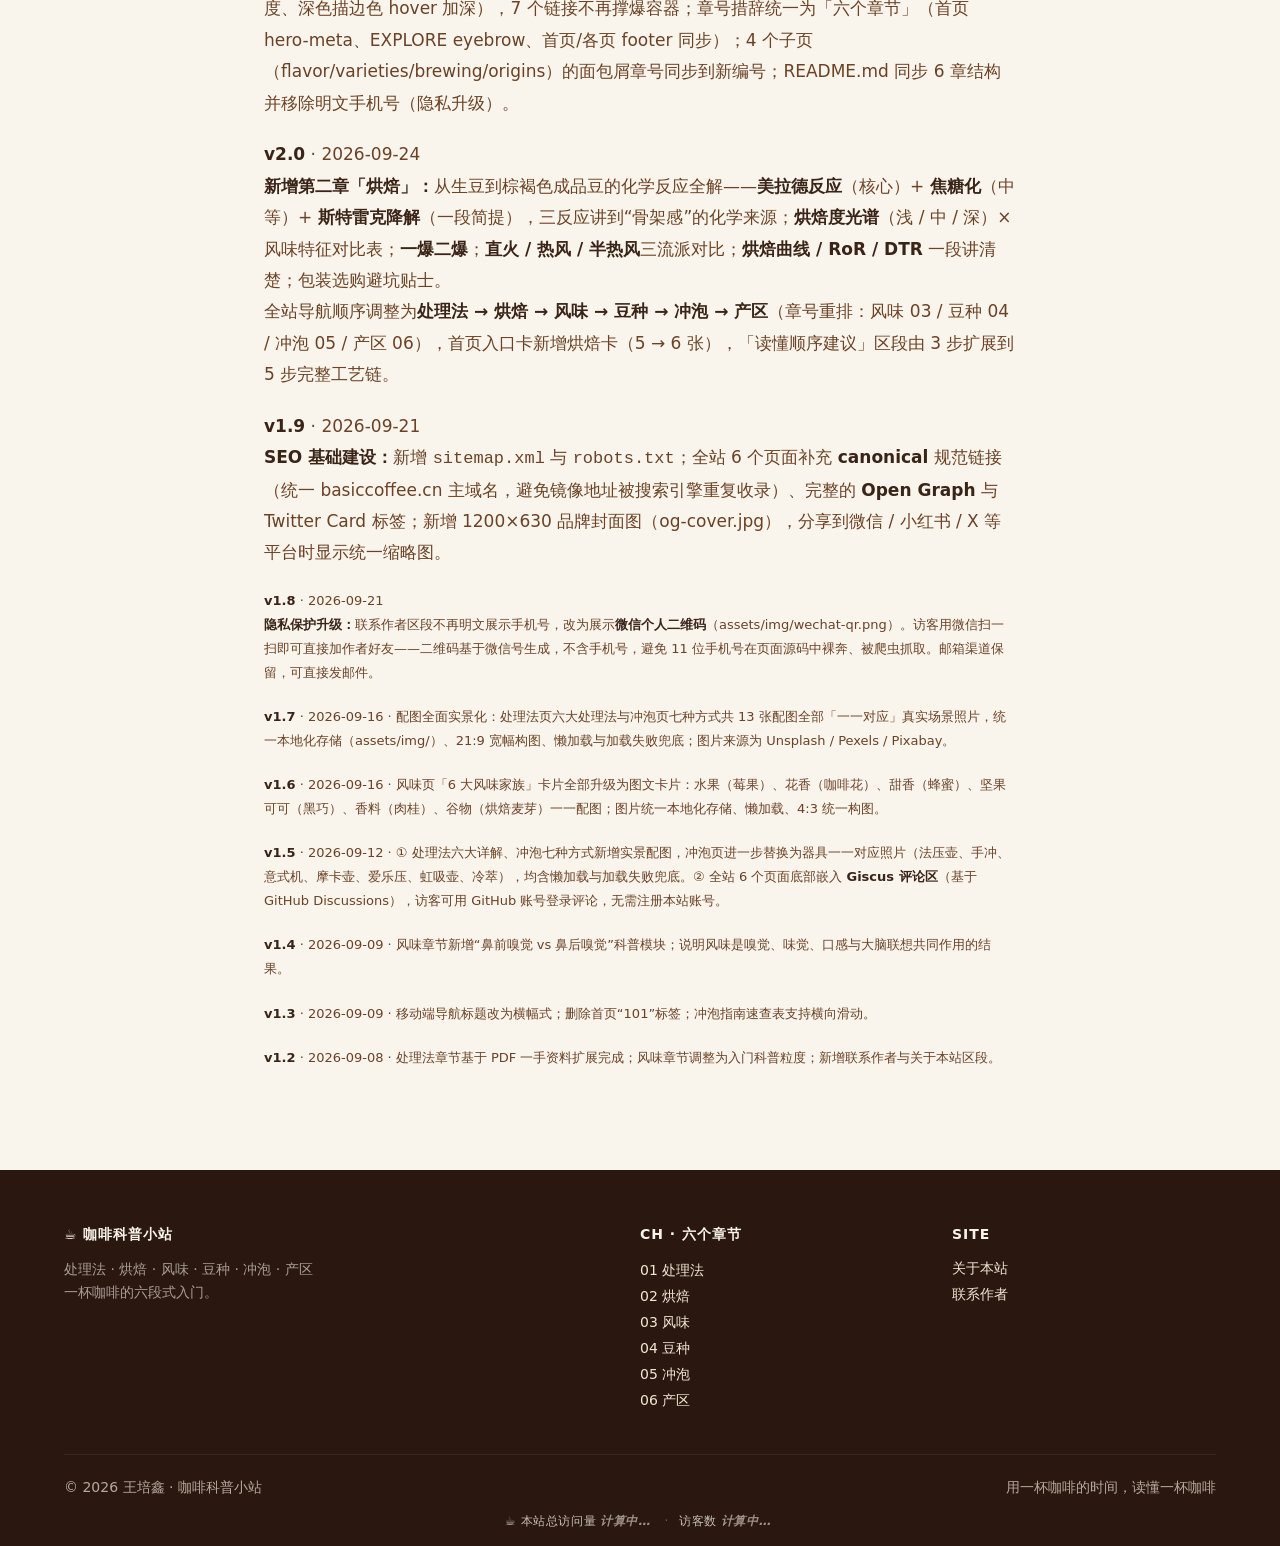
<file: changelog.html>
<!DOCTYPE html>
<html lang="zh-CN">
<head>
    <meta charset="UTF-8">
    <meta name="viewport" content="width=device-width, initial-scale=1.0">
    <title>更新日志 · 咖啡科普小站</title>
    <meta name="description" content="咖啡科普小站的改动记录：从 v1.2 到当前版本，站点每一次调整的时间线。">
    <meta property="og:title" content="更新日志">
    <meta property="og:description" content="这个站点是怎么一步步改过来的。">
    <meta property="og:type" content="website">
    <link rel="canonical" href="https://basiccoffee.cn/changelog">
    <meta property="og:url" content="https://basiccoffee.cn/changelog">
    <meta property="og:locale" content="zh_CN">
    <meta property="og:site_name" content="咖啡科普小站">
    <meta name="theme-color" content="#3a2418">
    <meta property="og:image" content="https://basiccoffee.cn/assets/img/og-cover.jpg">
    <meta name="twitter:card" content="summary_large_image">
    <meta name="twitter:title" content="更新日志">
    <meta name="twitter:description" content="这个站点是怎么一步步改过来的。">
    <meta name="twitter:image" content="https://basiccoffee.cn/assets/img/og-cover.jpg">
    <link rel="icon" href="data:image/svg+xml,%3Csvg xmlns='http://www.w3.org/2000/svg' viewBox='0 0 100 100'%3E%3Ctext y='.9em' font-size='90'%3E🕐%3C/text%3E%3C/svg%3E">
    <link rel="stylesheet" href="assets/style.css?v=2.7">
    <script type="application/ld+json">
    {
        "@context": "https://schema.org",
        "@type": "WebPage",
        "name": "更新日志",
        "url": "https://basiccoffee.cn/changelog",
        "inLanguage": "zh-CN",
        "isPartOf": { "@type": "WebSite", "@id": "https://basiccoffee.cn/#website" }
    }
    </script>
</head>
<body>

<a class="skip-link" href="#main">跳到主要内容</a>
<nav class="site-nav" aria-label="站点导航">
    <div class="nav-inner">
        <a href="index.html" class="brand">
            <span class="brand-icon">☕</span>
            <span>咖啡科普小站</span>
        </a>
                <div class="nav-links">
            <a href="flavor.html" class="nav-link">风味</a>
            <a href="processing.html" class="nav-link">处理法</a>
            <a href="roasting.html" class="nav-link">烘焙</a>
            <a href="index.html" class="nav-link active" aria-current="page">首页</a>
            <a href="/notes" class="nav-link">笔记</a>
            <a href="varieties.html" class="nav-link">豆种</a>
            <a href="brewing.html" class="nav-link">冲泡</a>
            <a href="origins.html" class="nav-link">产区</a>
        </div>
    </div>
</nav>

<main id="main">

<div class="breadcrumb">
    <div class="container">
        <a href="index.html">首页</a>
        <span class="sep">›</span>
        <span>更新日志</span>
    </div>
</div>

<header class="sub-hero">
    <div class="container-narrow">
        <a href="index.html" class="back-link">← 返回首页</a>
        <div class="hero-tag"><span>●</span><span>CHANGELOG</span></div>
        <h1>更新日志</h1>
        <p class="lead">
            这个站点是怎么一步步改过来的。早期版本按功能编号，近期版本按修复批次记录——包括改错过什么、为什么改。
        </p>
    </div>
</header>

<section class="section">
    <div class="container-narrow note-body prose">
            <p>
                    <strong>v2.1.1</strong> · 2026-09-29<br>
                    <strong>不蒜子计数器位置修正：</strong>v2.1 的访客统计插入位置错误——落在了 <code>&lt;/footer&gt;</code> 之外的浅色背景区，奶油色文字隐形。已把它移回 footer 深色容器内部，版权行下方终于能看到一行淡色的「☕ 本站访客数 X · 今日 Y」。
                </p>
                <p>
                    <strong>v2.1</strong> · 2026-09-29<br>
                    <strong>全站接入访客计数器（不蒜子）：</strong>每个页面底部 footer 都嵌入一行轻巧的访客统计——「☕ 本站访客数 X · 今日 Y」。基于国内通用的不蒜子服务，零注册、零配置、加载快；用 <code>font-variant-numeric: tabular-nums</code> 让数字等宽（跳动时不左右晃）；异步加载并带 1.2s 兜底检查，被墙时不会留破图，只显示「计算中…」。这是站点开放以来的第一个数据反馈。
                </p>
                <p>
                    <strong>v2.0.3</strong> · 2026-09-29<br>
                    <strong>烘焙页两项可用性修复：</strong>① 烘焙度对比表的第一列字色原写死为深棕色（浅底表格用），但烘焙页这张是深底表格——「浅烘/中烘/深烘」几乎看不见。已为该表新增 <code>.on-dark</code> 类把第一列改为奶油色；② 烘焙页的 3 张示意图（温度曲线、豆色对比、烘焙机结构）原本用固定宽高比 + <code>object-fit: cover</code>，左右和底部的标注被裁切掉。已让它们改为完整显示（<code>aspect-ratio: auto</code> + <code>object-fit: contain</code>），边缘文字和坐标轴不再丢失。
                </p>
                <p>
                    <strong>v2.0.2 fix</strong> · 2026-09-29<br>
                    <strong>导航居中真正生效：</strong>v2.0.2 的对称居中布局其实从未真正生效——居中脚本里残留了一行 <code>if (flavor) center(flavor)</code>，但变量已重命名为 <code>home</code>，未声明的变量导致整段脚本直接报错，导航一直停在最左端。已修正变量名（7 个页面统一），并叠加 <code>document.fonts.ready</code> + <code>window.load</code> 二次校准——进入任何页面，「首页」都会准确滑到导航栏正中央，与设计图完全一致。
                </p>
                <p>
                    <strong>v2.0.2</strong> · 2026-09-28<br>
                    <strong>导航栏居中对称设计：</strong>顶部导航改为<strong>上下两层居中布局</strong>：品牌名「咖啡科普小站」居于第 1 行（页面水平中心），滑动导航居于第 2 行（也严格居中）——整体在页面中轴线上完全对称；导航顺序为<strong>「风味 → 处理法 → 烘焙 → 首页 → 豆种 → 冲泡 → 产区」</strong>，首页天然处在第 4 位（正中）；左滑可看到风味，右滑可依次展开豆种/冲泡/产区，视野始终保持 5 个入口；若当前页面链接在视野外（如产区页），会自动改为居中该链接，不会“迷路”。
                </p>
                <p>
                    <strong>v2.0.1</strong> · 2026-09-24<br>
                    <strong>导航与文案收尾：</strong>顶部导航栏改为可横向<strong>滑动式</strong>（桌面端与移动端均支持，scrollbar 细化为 4px 高度、深色描边色 hover 加深），7 个链接不再撑爆容器；章号措辞统一为「六个章节」（首页 hero-meta、EXPLORE eyebrow、首页/各页 footer 同步）；4 个子页（flavor/varieties/brewing/origins）的面包屑章号同步到新编号；README.md 同步 6 章结构并移除明文手机号（隐私升级）。
                </p>
                <p>
                    <strong>v2.0</strong> · 2026-09-24<br>
                    <strong>新增第二章「烘焙」：</strong>从生豆到棕褐色成品豆的化学反应全解——<strong>美拉德反应</strong>（核心）+ <strong>焦糖化</strong>（中等）+ <strong>斯特雷克降解</strong>（一段简提），三反应讲到“骨架感”的化学来源；<strong>烘焙度光谱</strong>（浅 / 中 / 深）× 风味特征对比表；<strong>一爆二爆</strong>；<strong>直火 / 热风 / 半热风</strong>三流派对比；<strong>烘焙曲线 / RoR / DTR</strong> 一段讲清楚；包装选购避坑贴士。
                    <br>全站导航顺序调整为<strong>处理法 → 烘焙 → 风味 → 豆种 → 冲泡 → 产区</strong>（章号重排：风味 03 / 豆种 04 / 冲泡 05 / 产区 06），首页入口卡新增烘焙卡（5 → 6 张），「读懂顺序建议」区段由 3 步扩展到 5 步完整工艺链。
                </p>
                <p>
                    <strong>v1.9</strong> · 2026-09-21<br>
                    <strong>SEO 基础建设：</strong>新增 <code>sitemap.xml</code> 与 <code>robots.txt</code>；全站 6 个页面补充 <strong>canonical</strong> 规范链接（统一 basiccoffee.cn 主域名，避免镜像地址被搜索引擎重复收录）、完整的 <strong>Open Graph</strong> 与 Twitter Card 标签；新增 1200×630 品牌封面图（og-cover.jpg），分享到微信 / 小红书 / X 等平台时显示统一缩略图。
                </p>
                <p style="margin-top: 10px; color: var(--bean-mid); font-size: 13px;">
                    <strong>v1.8</strong> · 2026-09-21<br>
                    <strong>隐私保护升级：</strong>联系作者区段不再明文展示手机号，改为展示<strong>微信个人二维码</strong>（assets/img/wechat-qr.png）。访客用微信扫一扫即可直接加作者好友——二维码基于微信号生成，不含手机号，避免 11 位手机号在页面源码中裸奔、被爬虫抓取。邮箱渠道保留，可直接发邮件。
                </p>
                <p style="margin-top: 10px; color: var(--bean-mid); font-size: 13px;">
                    <strong>v1.7</strong> · 2026-09-16 · 配图全面实景化：处理法页六大处理法与冲泡页七种方式共 13 张配图全部「一一对应」真实场景照片，统一本地化存储（assets/img/）、21:9 宽幅构图、懒加载与加载失败兜底；图片来源为 Unsplash / Pexels / Pixabay。
                </p>
                <p style="margin-top: 10px; color: var(--bean-mid); font-size: 13px;">
                    <strong>v1.6</strong> · 2026-09-16 · 风味页「6 大风味家族」卡片全部升级为图文卡片：水果（莓果）、花香（咖啡花）、甜香（蜂蜜）、坚果可可（黑巧）、香料（肉桂）、谷物（烘焙麦芽）一一配图；图片统一本地化存储、懒加载、4:3 统一构图。
                </p>
                <p style="margin-top: 10px; color: var(--bean-mid); font-size: 13px;">
                    <strong>v1.5</strong> · 2026-09-12 · ① 处理法六大详解、冲泡七种方式新增实景配图，冲泡页进一步替换为器具一一对应照片（法压壶、手冲、意式机、摩卡壶、爱乐压、虹吸壶、冷萃），均含懒加载与加载失败兜底。② 全站 6 个页面底部嵌入 <strong>Giscus 评论区</strong>（基于 GitHub Discussions），访客可用 GitHub 账号登录评论，无需注册本站账号。
                </p>
                <p style="margin-top: 10px; color: var(--bean-mid); font-size: 13px;">
                    <strong>v1.4</strong> · 2026-09-09 · 风味章节新增“鼻前嗅觉 vs 鼻后嗅觉”科普模块；说明风味是嗅觉、味觉、口感与大脑联想共同作用的结果。
                </p>
                <p style="margin-top: 10px; color: var(--bean-mid); font-size: 13px;">
                    <strong>v1.3</strong> · 2026-09-09 · 移动端导航标题改为横幅式；删除首页“101”标签；冲泡指南速查表支持横向滑动。
                </p>
                <p style="margin-top: 10px; color: var(--bean-mid); font-size: 13px;">
                    <strong>v1.2</strong> · 2026-09-08 · 处理法章节基于 PDF 一手资料扩展完成；风味章节调整为入门科普粒度；新增联系作者与关于本站区段。
                </p>
            </div
    </div>
</section>

</main>

<footer class="site-footer">
    <div class="container">
        <div class="footer-grid">
            <div>
                <div class="footer-head">☕ 咖啡科普小站</div>
                <p style="color: rgba(250,245,236,0.6); line-height: 1.7; margin: 0;">
                    处理法 · 烘焙 · 风味 · 豆种 · 冲泡 · 产区<br>
                    一杯咖啡的六段式入门。
                </p>
            </div>
            <div>
                <div class="footer-head">CH · 六个章节</div>
                <a href="processing.html">01 处理法</a>
                <a href="roasting.html">02 烘焙</a>
                <a href="flavor.html">03 风味</a>
                <a href="varieties.html">04 豆种</a>
                <a href="brewing.html">05 冲泡</a>
                <a href="origins.html">06 产区</a>
            </div>
            <div>
                <div class="footer-head">SITE</div>
                <a href="index.html#about">关于本站</a>
                <a href="index.html#contact">联系作者</a>
            </div>
        </div>
        <div class="footer-bottom">
            <span>© 2026 王培鑫 · 咖啡科普小站</span>
            <span>用一杯咖啡的时间，读懂一杯咖啡</span>
        </div>
        <div class="visitor-counter">
            ☕ 本站总访问量<span class="num" id="busuanzi_value_site_pv">计算中…</span><span class="sep">·</span>访客数<span class="num" id="busuanzi_value_site_uv">计算中…</span>
        </div>
    </div>
</footer>
<script>
        /* 不蒜子加载完成后给父元素加类,避免加载失败时数字显示空白 */
        window.addEventListener('load', function () {
            setTimeout(function () {
                var pv = document.getElementById('busuanzi_value_site_pv');
                var uv = document.getElementById('busuanzi_value_site_uv');
                var box = pv && pv.parentElement;
                if (box && pv.textContent && pv.textContent !== '计算中…' && uv && uv.textContent && uv.textContent !== '计算中…') {
                    box.classList.add('ready');
                }
            }, 1200);
        });
        </script>
</body>
</html>
</file>
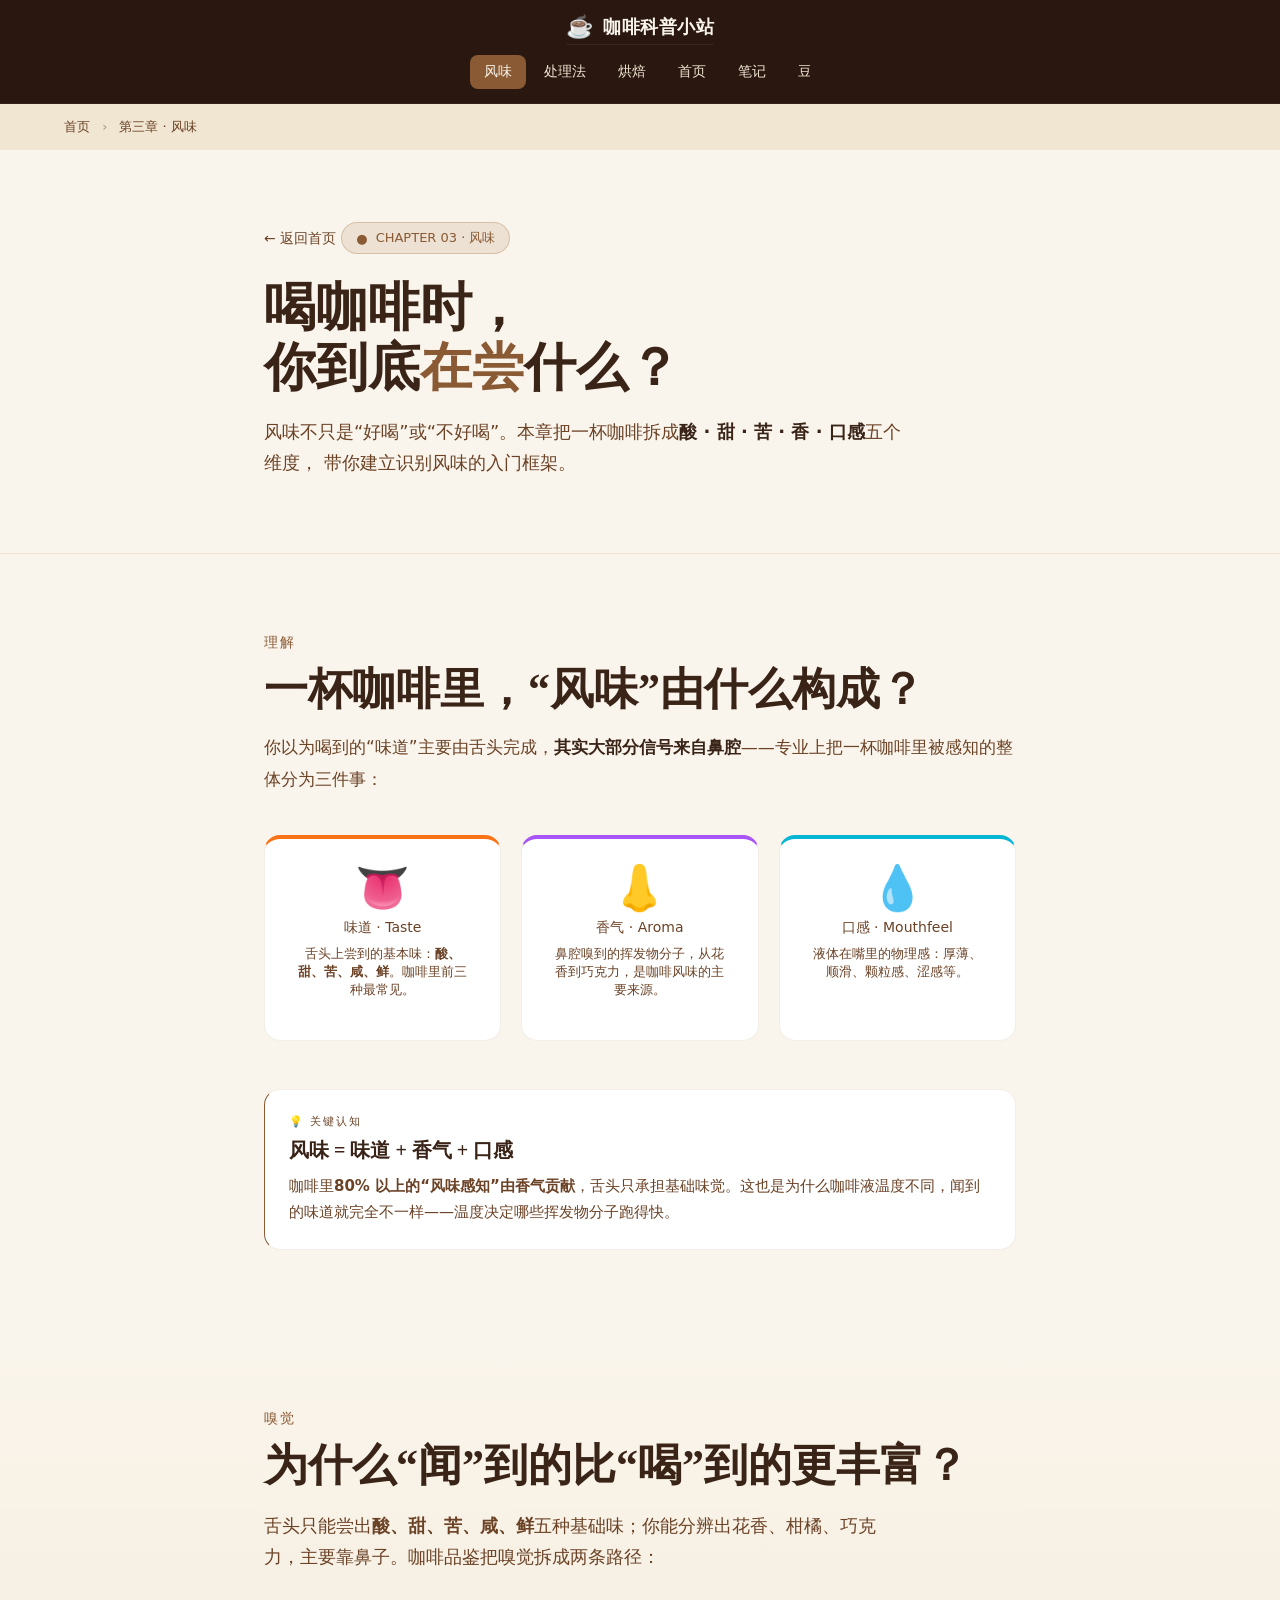
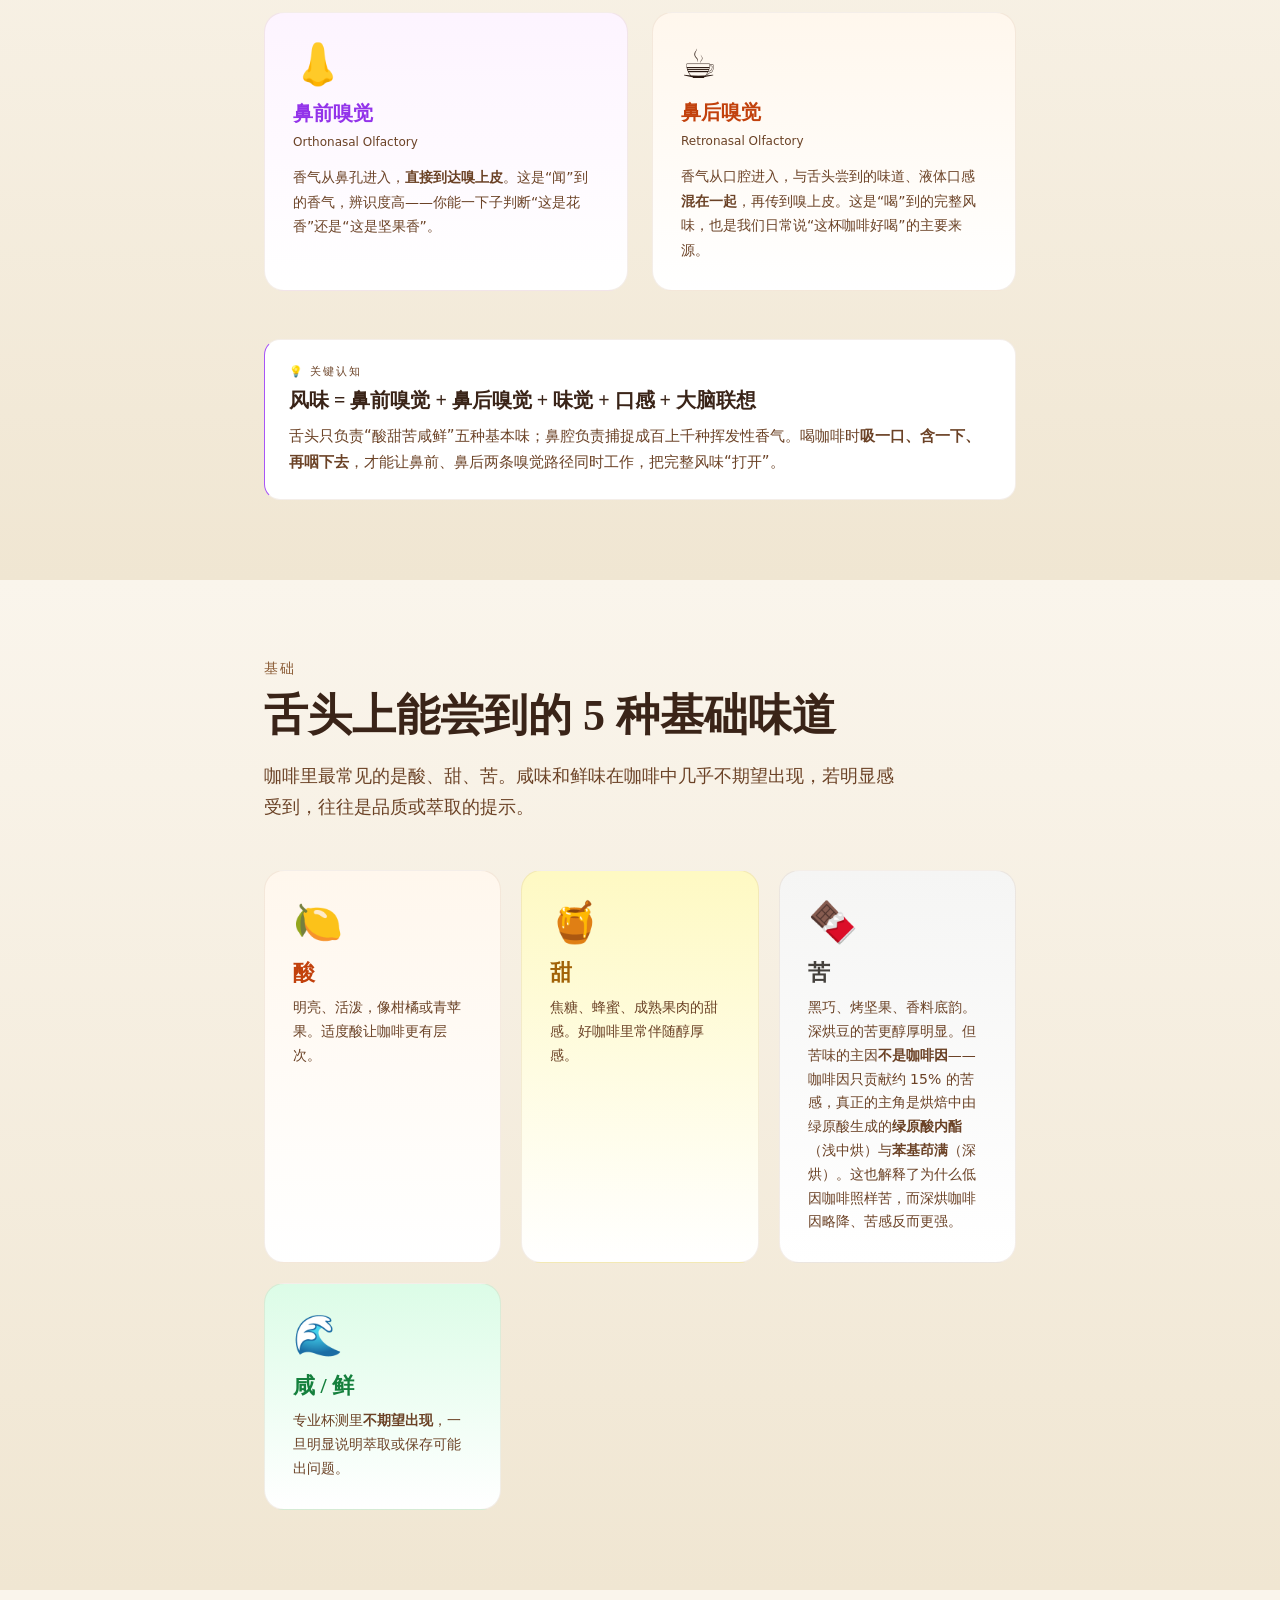
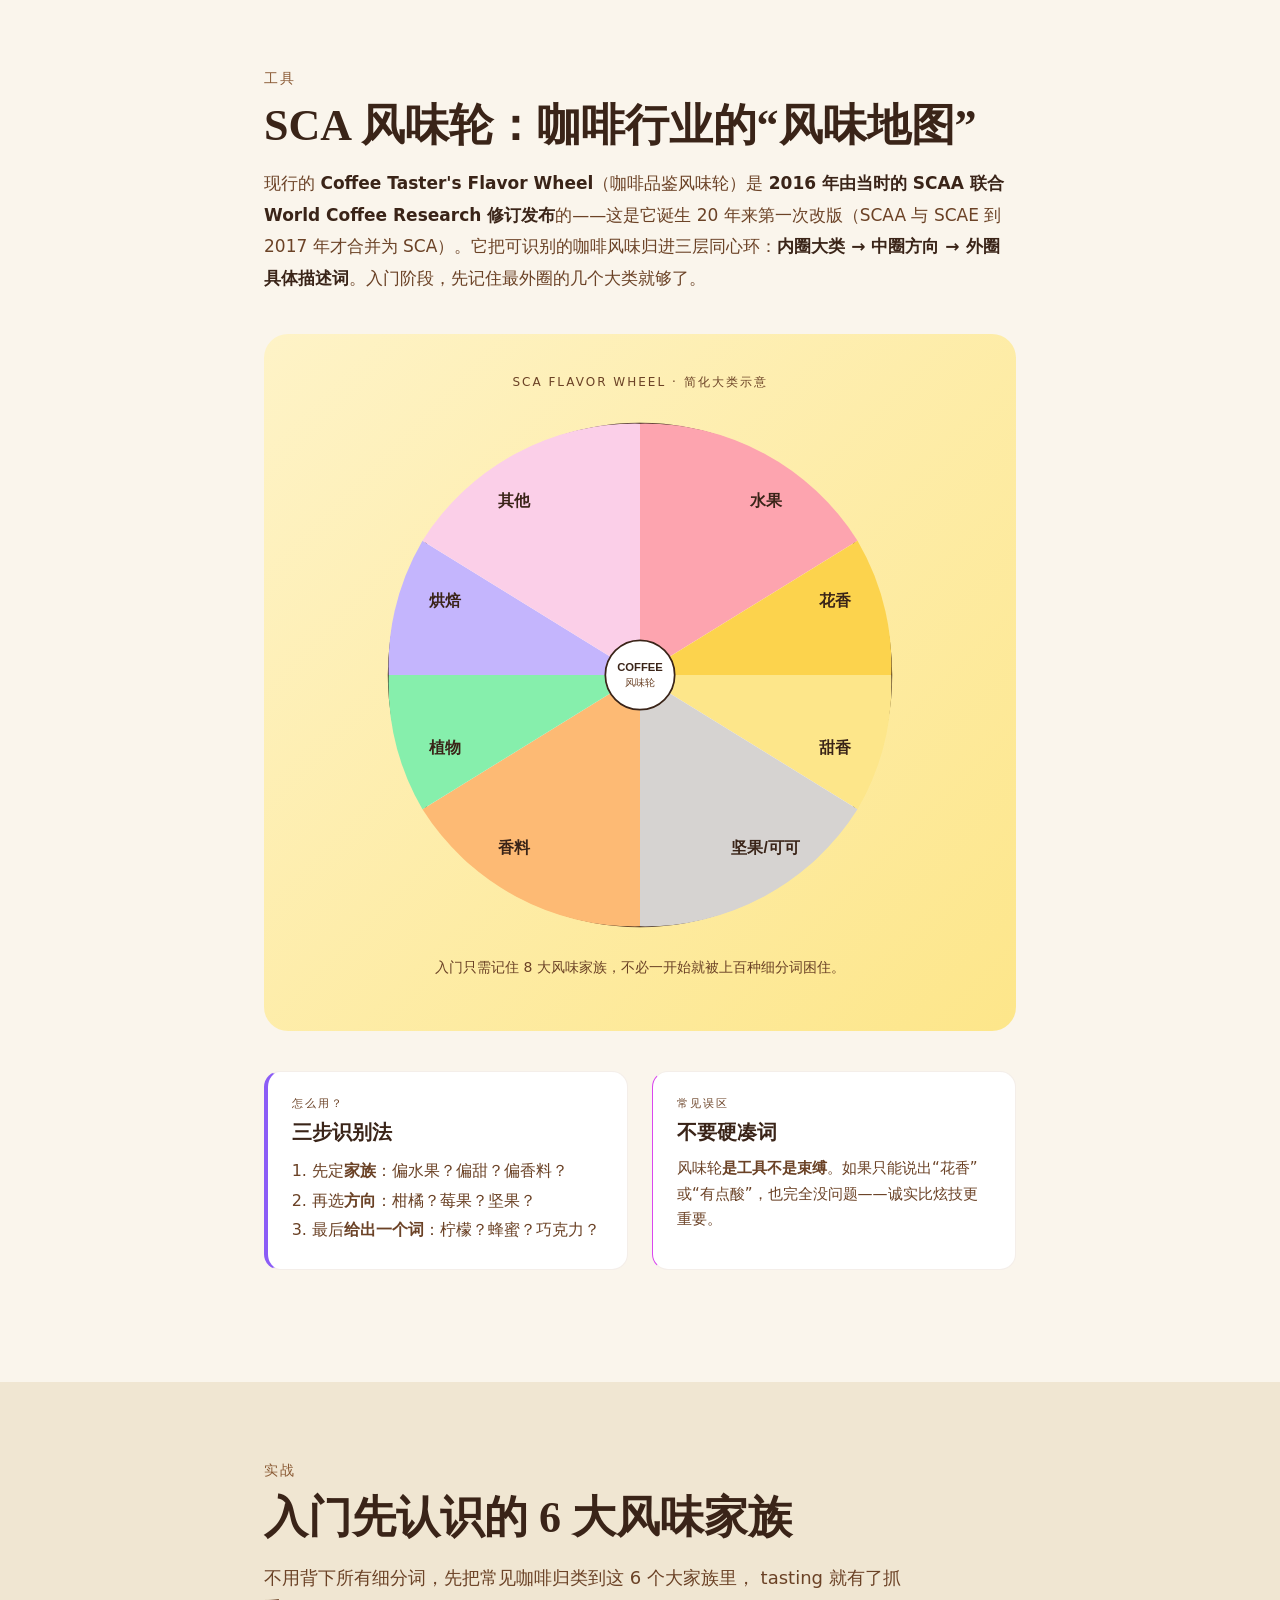
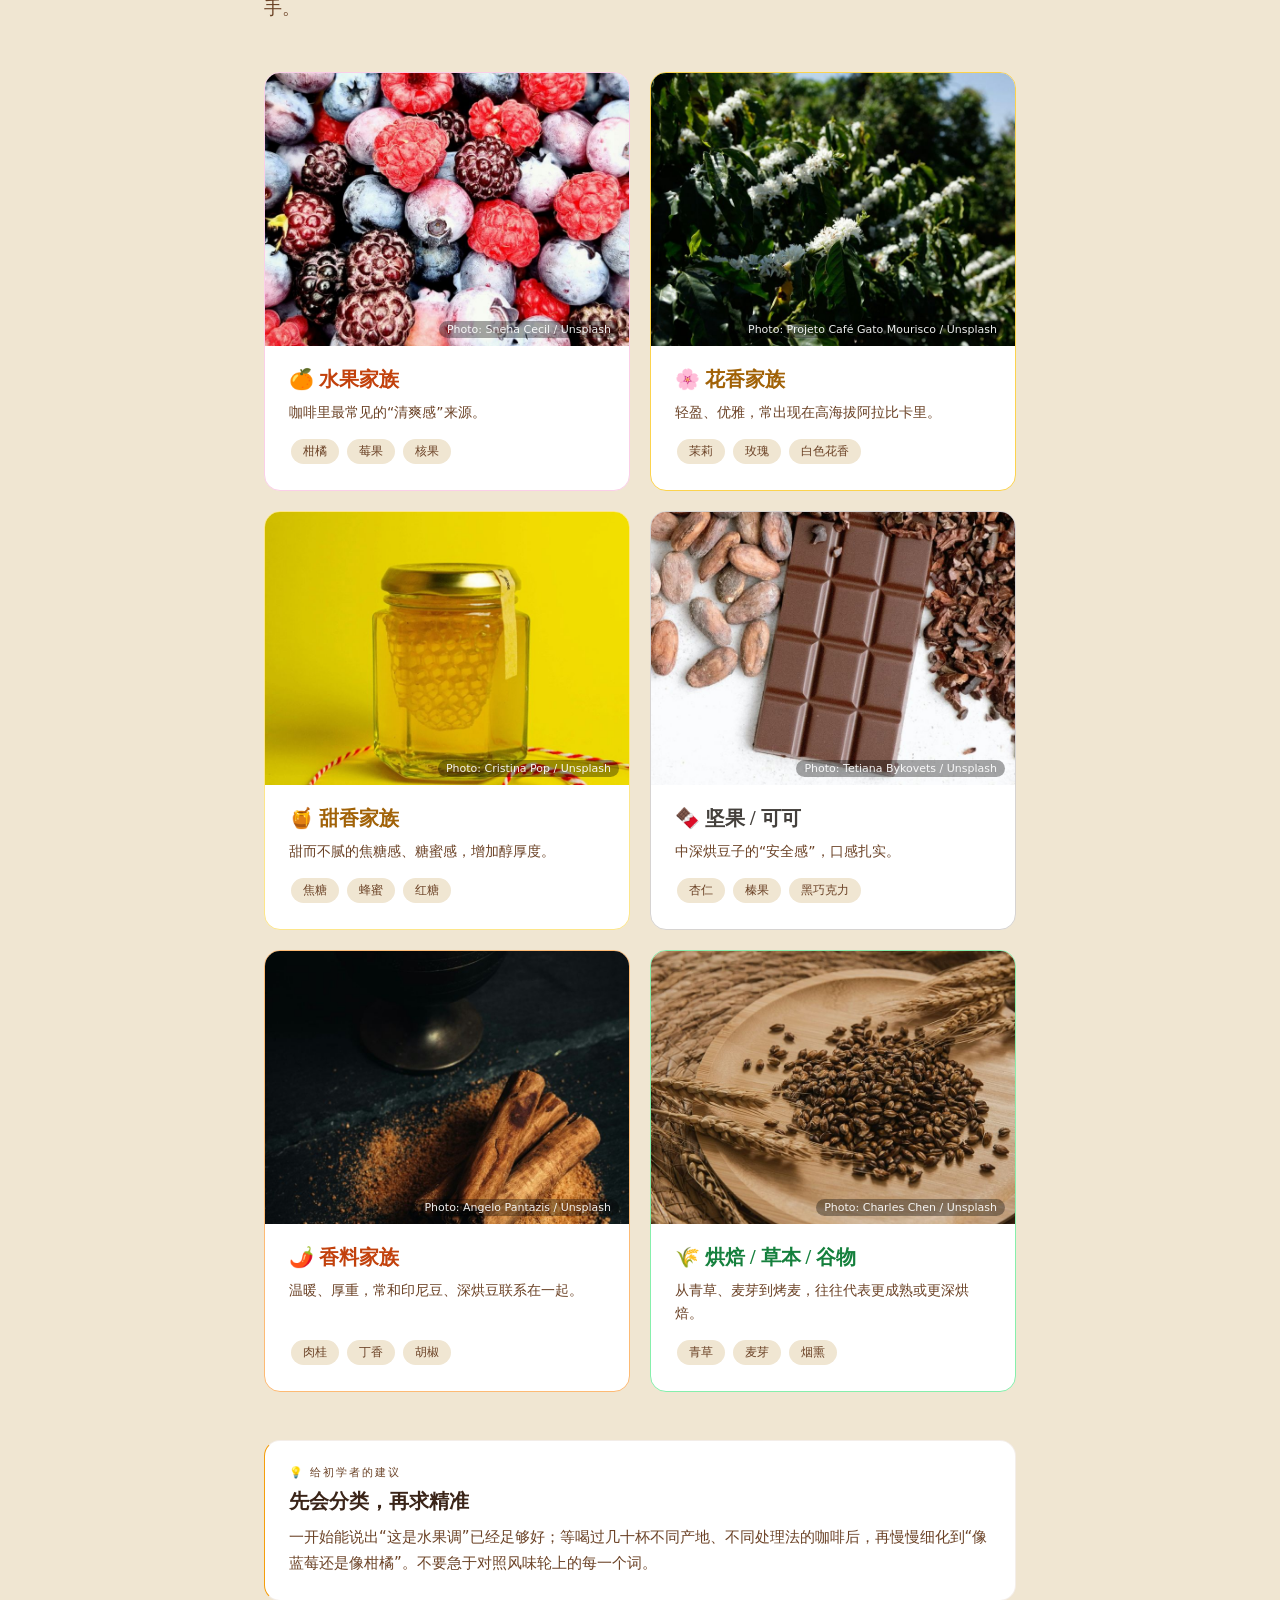
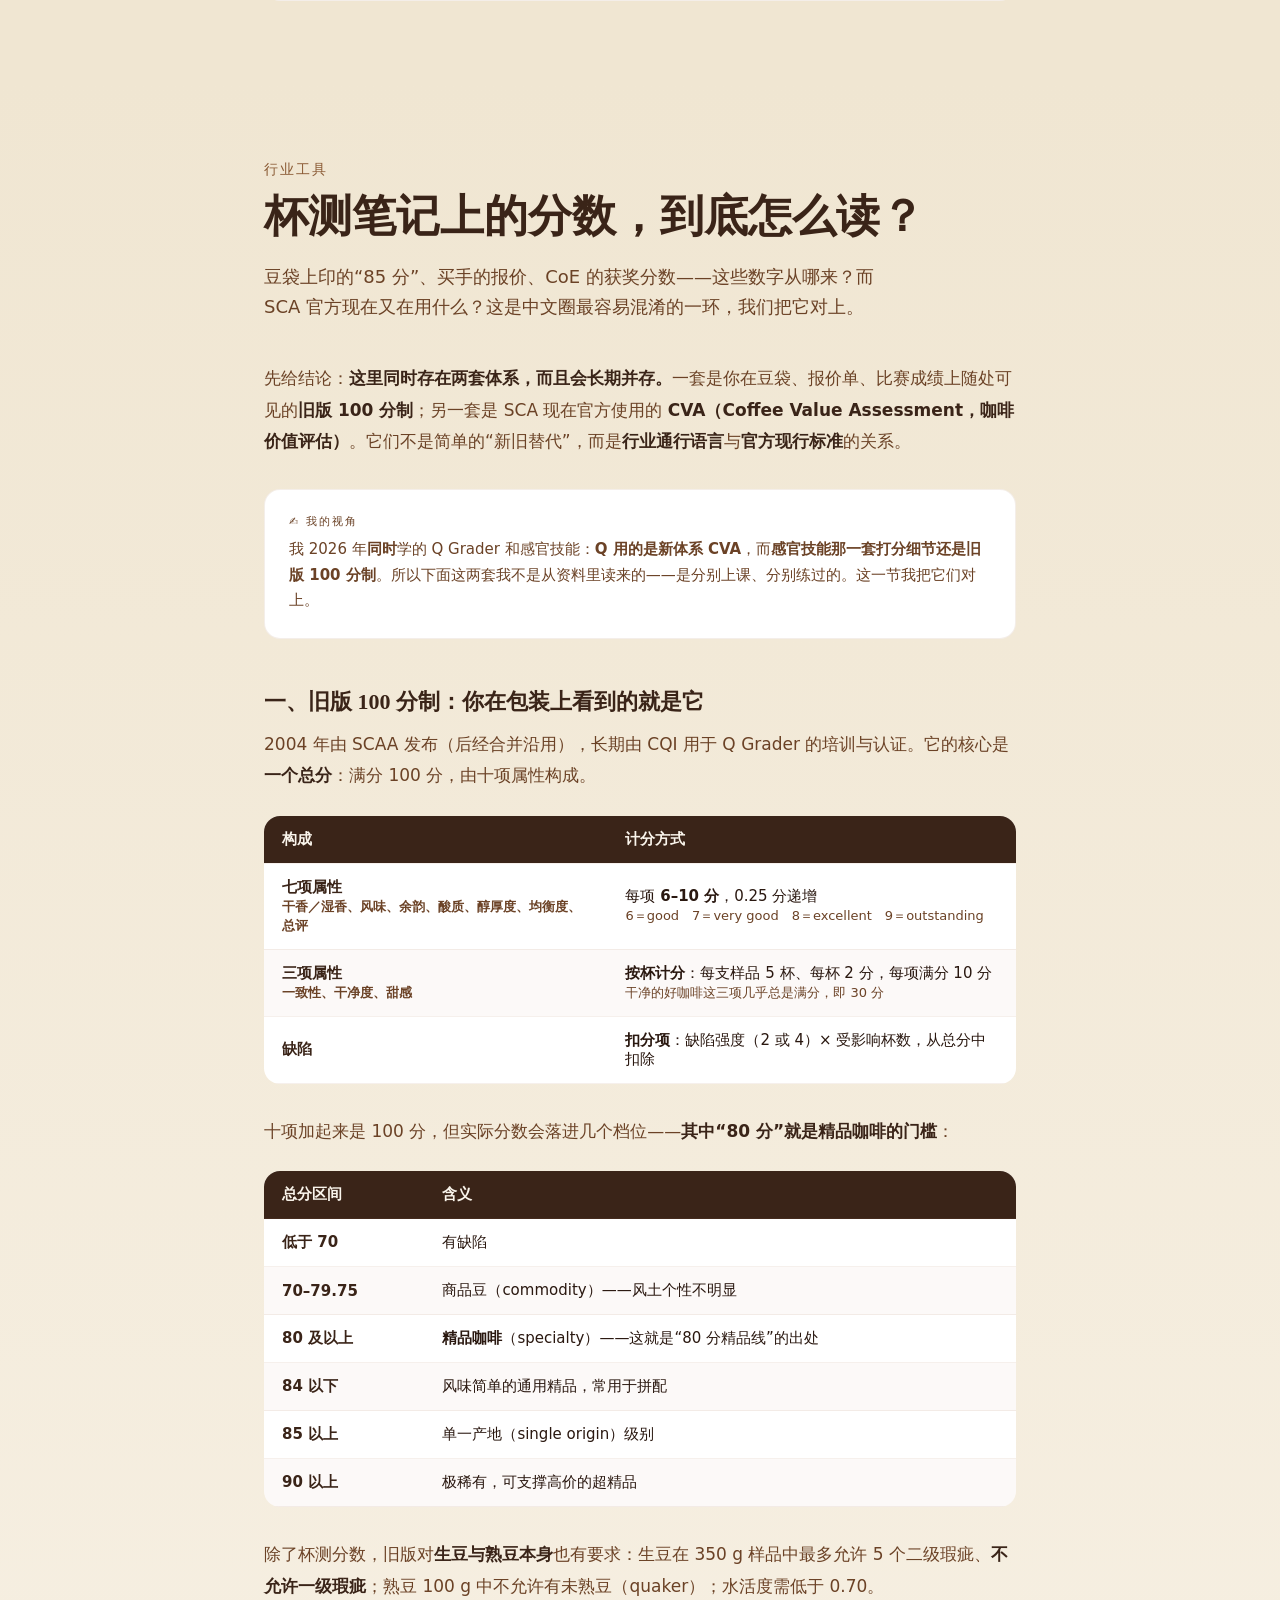
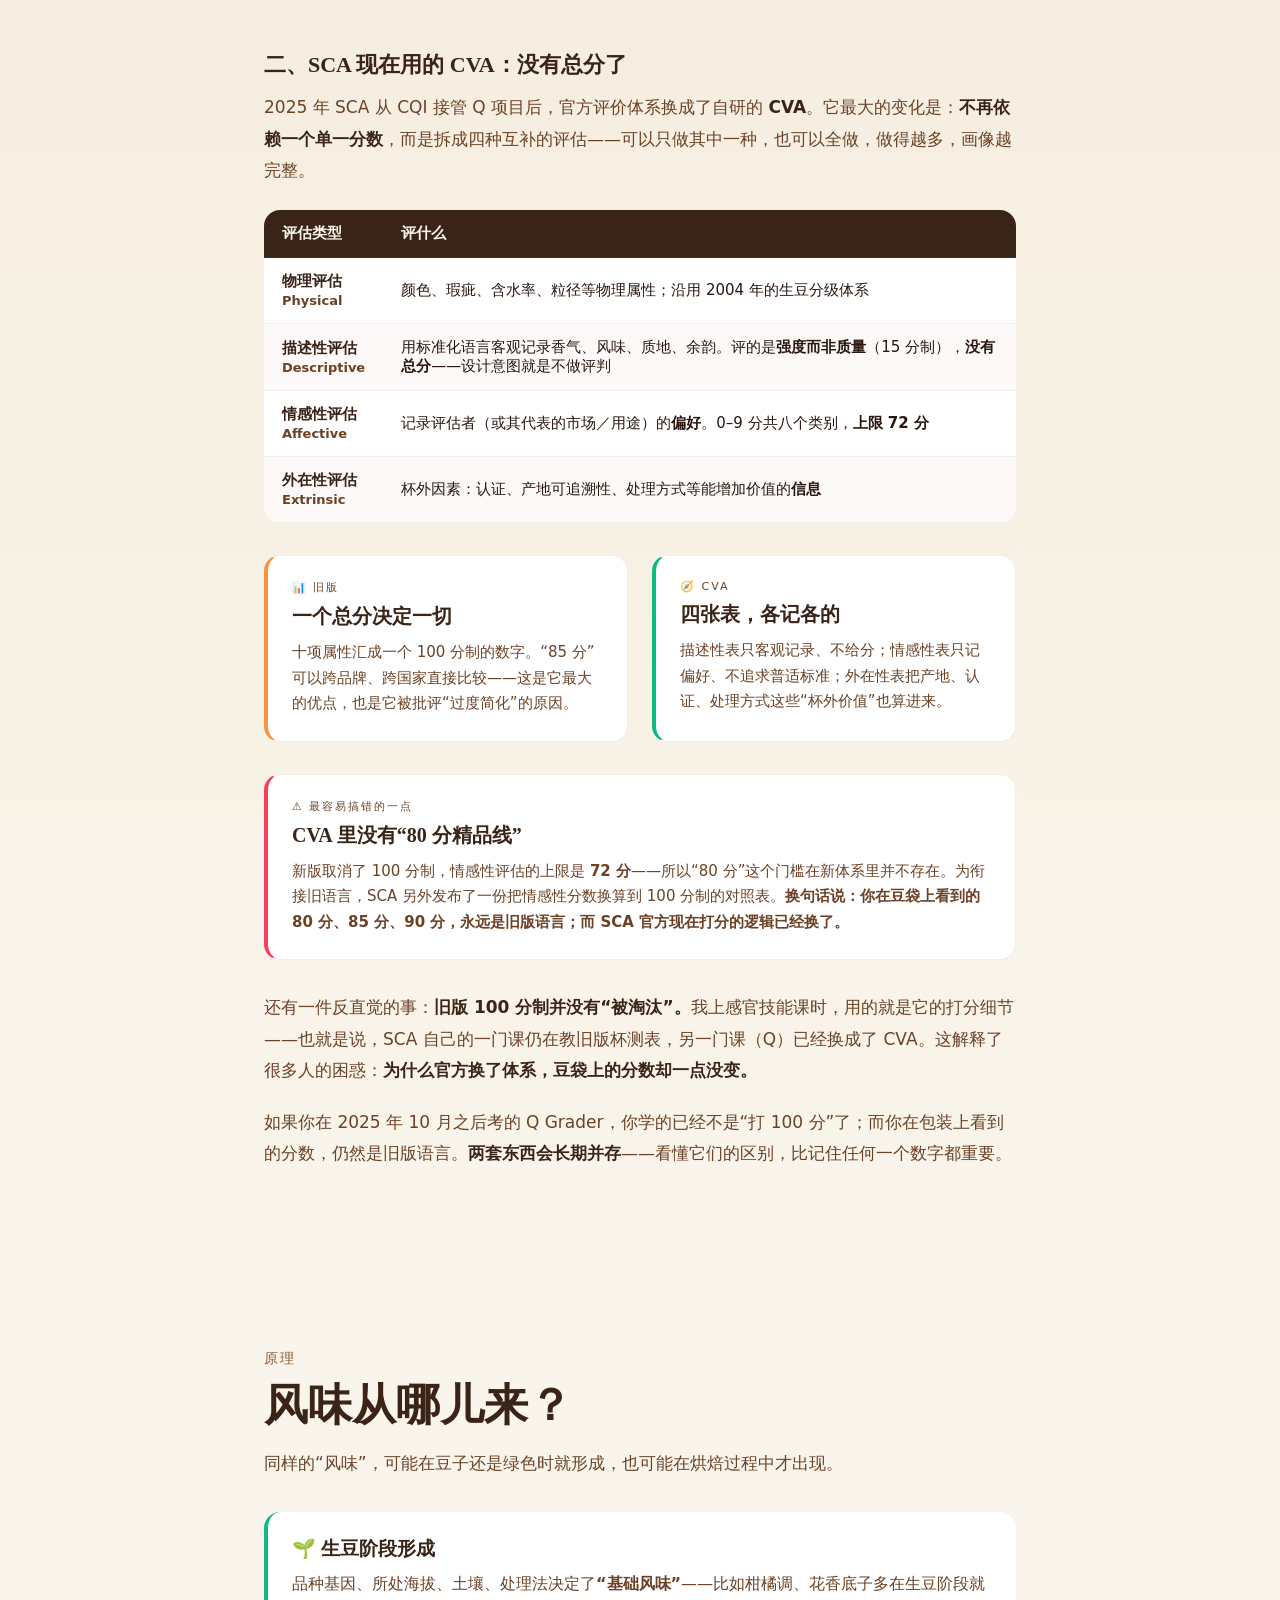
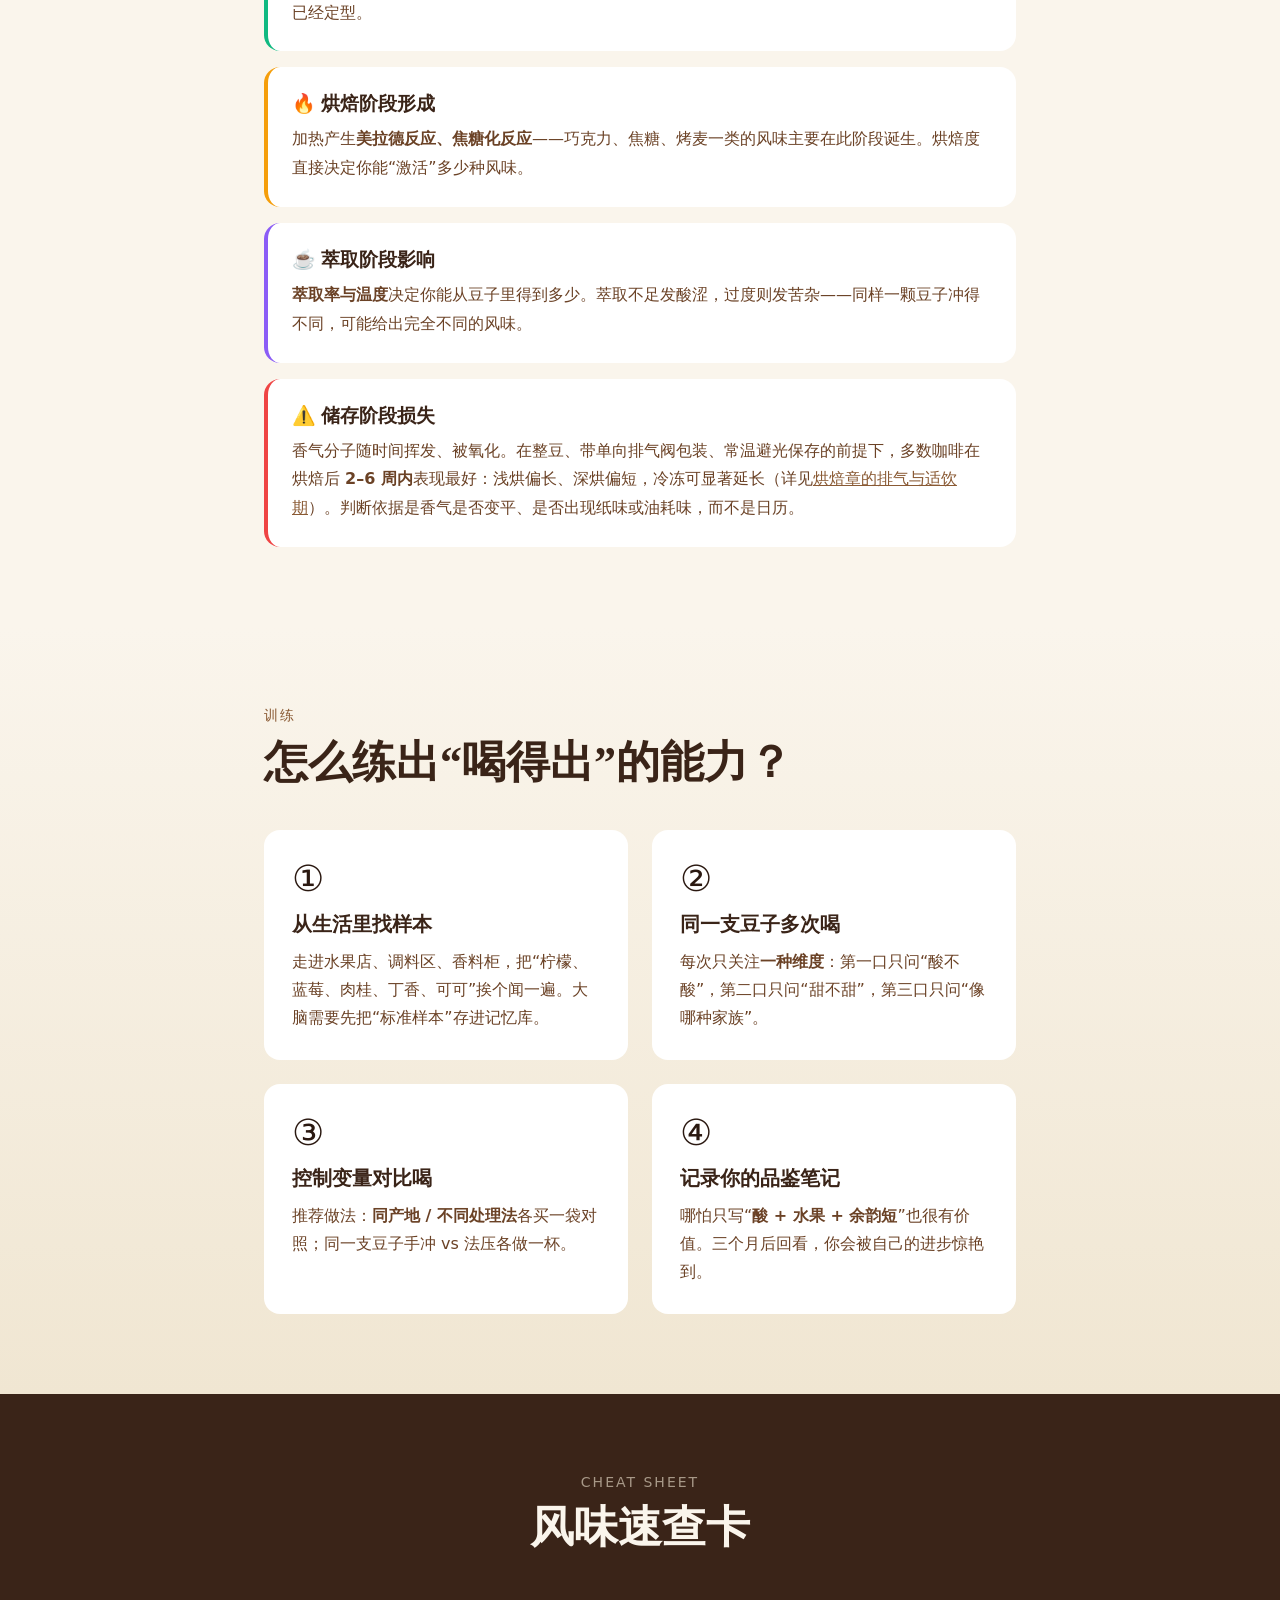
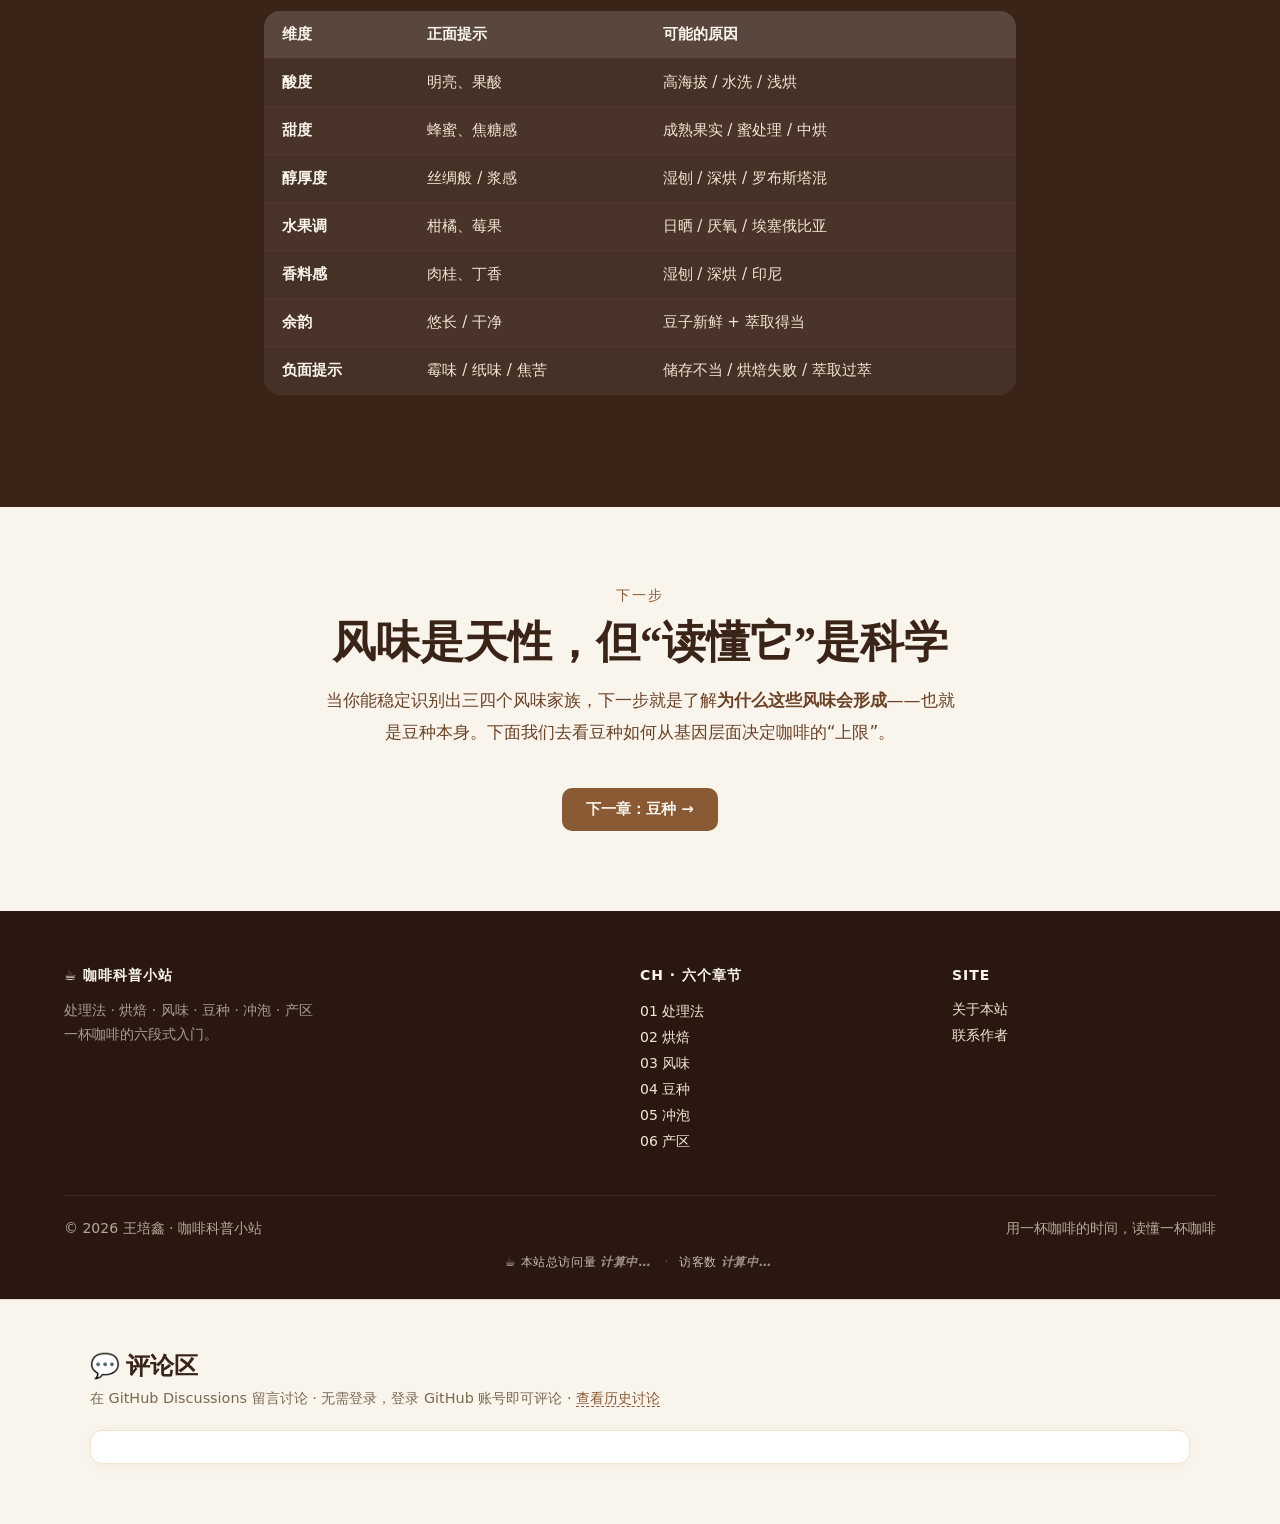
<file: flavor.html>
<!DOCTYPE html>
<html lang="zh-CN">
<head>
    <meta charset="UTF-8">
    <meta name="viewport" content="width=device-width, initial-scale=1.0">
    <title>咖啡风味入门 · 咖啡科普小站</title>
    <meta name="description" content="从酸甜苦香到风味轮，一份写给咖啡初学者的风味识别框架。">
    <meta property="og:title" content="咖啡风味入门">
    <meta property="og:description" content="从酸甜苦香到风味轮，一份写给咖啡初学者的风味识别框架。">
    <meta property="og:type" content="article">
    <link rel="canonical" href="https://basiccoffee.cn/flavor">
    <meta property="og:url" content="https://basiccoffee.cn/flavor">
    <meta property="og:locale" content="zh_CN">
    <meta property="og:site_name" content="咖啡科普小站">
    <meta name="theme-color" content="#3a2418">
    <meta property="og:image" content="https://basiccoffee.cn/assets/img/og-cover.jpg">
    <meta property="og:image:width" content="1200">
    <meta property="og:image:height" content="630">
    <meta property="og:image:alt" content="咖啡科普小站——咖啡风味入门">
    <meta name="twitter:card" content="summary_large_image">
    <meta name="twitter:title" content="咖啡风味入门">
    <meta name="twitter:description" content="从酸甜苦香到风味轮，一份写给咖啡初学者的风味识别框架。">
    <meta name="twitter:image" content="https://basiccoffee.cn/assets/img/og-cover.jpg">
    <link rel="icon" href="data:image/svg+xml,%3Csvg xmlns='http://www.w3.org/2000/svg' viewBox='0 0 100 100'%3E%3Ctext y='.9em' font-size='90'%3E🍓%3C/text%3E%3C/svg%3E">
    <link rel="stylesheet" href="assets/style.css?v=2.7">
    <!-- ========== 结构化数据（JSON-LD）========== -->
    <script type="application/ld+json">
    {
        "@context": "https://schema.org",
        "@type": "Article",
        "headline": "喝咖啡时，你到底在尝什么？",
        "description": "从酸甜苦香到风味轮，一份写给咖啡初学者的风味识别框架。",
        "inLanguage": "zh-CN",
        "url": "https://basiccoffee.cn/flavor",
        "mainEntityOfPage": {
            "@type": "WebPage",
            "@id": "https://basiccoffee.cn/flavor"
        },
        "datePublished": "2026-09-08",
        "dateModified": "2026-10-16",
        "author": {
            "@type": "Person",
            "name": "王培鑫",
            "affiliation": {
                "@type": "CollegeOrUniversity",
                "name": "云南农业大学"
            },
            "hasCredential": [
                {
                    "@type": "EducationalOccupationalCredential",
                    "name": "SCA Q Grader"
                },
                {
                    "@type": "EducationalOccupationalCredential",
                    "name": "SCA 咖啡师技能（中级）"
                }
            ],
            "knowsAbout": [
                "咖啡处理法",
                "咖啡烘焙",
                "咖啡感官评价",
                "咖啡豆种",
                "咖啡冲泡",
                "咖啡产区"
            ]
        },
        "publisher": {
            "@type": "Organization",
            "@id": "https://basiccoffee.cn/#organization"
        },
        "isPartOf": {
            "@type": "WebSite",
            "@id": "https://basiccoffee.cn/#website"
        },
        "image": "https://basiccoffee.cn/assets/img/og-cover.jpg",
        "articleSection": "风味"
    }
    </script>
    <script type="application/ld+json">
    {
        "@context": "https://schema.org",
        "@type": "BreadcrumbList",
        "itemListElement": [
            {
                "@type": "ListItem",
                "position": 1,
                "name": "首页",
                "item": "https://basiccoffee.cn/"
            },
            {
                "@type": "ListItem",
                "position": 2,
                "name": "风味",
                "item": "https://basiccoffee.cn/flavor"
            }
        ]
    }
    </script>

</head>
<body>


<a class="skip-link" href="#main">跳到主要内容</a>
<!-- ========== 顶部导航 ========== -->
<nav class="site-nav" aria-label="站点导航">
    <div class="nav-inner">
        <a href="index.html" class="brand">
            <span class="brand-icon">☕</span>
            <span>咖啡科普小站</span>
        </a>
                <div class="nav-links">
            <a href="flavor.html" class="nav-link active" aria-current="page">风味</a>
            <a href="processing.html" class="nav-link">处理法</a>
            <a href="roasting.html" class="nav-link">烘焙</a>
            <a href="index.html" class="nav-link">首页</a>
            <a href="/notes" class="nav-link">笔记</a>
            <a href="varieties.html" class="nav-link">豆种</a>
            <a href="brewing.html" class="nav-link">冲泡</a>
            <a href="origins.html" class="nav-link">产区</a>
        </div>
    </div>
</nav>

<main id="main">

<!-- ========== 面包屑 ========== -->
<div class="breadcrumb">
    <div class="container">
        <a href="index.html">首页</a>
        <span class="sep">›</span>
        <span>第三章 · 风味</span>
    </div>
</div>

<!-- ========== Hero ========== -->
<header class="sub-hero">
    <div class="container-narrow">
        <a href="index.html" class="back-link">← 返回首页</a>
        <div class="hero-tag">
            <span>●</span><span>CHAPTER 03 · 风味</span>
        </div>
        <h1>喝咖啡时，<br>你到底<span style="color: var(--bean-light);">在尝</span>什么？</h1>
        <p class="lead">
            风味不只是“好喝”或“不好喝”。本章把一杯咖啡拆成<strong style="color: var(--bean-dark);">酸 · 甜 · 苦 · 香 · 口感</strong>五个维度，
            带你建立识别风味的入门框架。
        </p>
    </div>
</header>

<!-- ========== 01 风味由什么组成 ========== -->
<section class="section">
    <div class="container-narrow">
        <div class="section-eyebrow">理解</div>
        <h2 class="section-title">一杯咖啡里，“风味”由什么构成？</h2>

        <div class="prose">
            <p>你以为喝到的“味道”主要由舌头完成，<strong>其实大部分信号来自鼻腔</strong>——专业上把一杯咖啡里被感知的整体分为三件事：</p>
        </div>

        <div class="stats-row" style="margin-top: 40px;">
            <div class="stat-card" style="border-top: 4px solid #f97316;">
                <div class="stat-num" style="color: #f97316;">👅</div>
                <div class="stat-label">味道 · Taste</div>
                <p style="font-size: 13px; color: var(--bean-mid); margin-top: 8px;">舌头上尝到的基本味：<strong>酸、甜、苦、咸、鲜</strong>。咖啡里前三种最常见。</p>
            </div>
            <div class="stat-card" style="border-top: 4px solid #a855f7;">
                <div class="stat-num" style="color: #a855f7;">👃</div>
                <div class="stat-label">香气 · Aroma</div>
                <p style="font-size: 13px; color: var(--bean-mid); margin-top: 8px;">鼻腔嗅到的挥发物分子，从花香到巧克力，是咖啡风味的主要来源。</p>
            </div>
            <div class="stat-card" style="border-top: 4px solid #06b6d4;">
                <div class="stat-num" style="color: #06b6d4;">💧</div>
                <div class="stat-label">口感 · Mouthfeel</div>
                <p style="font-size: 13px; color: var(--bean-mid); margin-top: 8px;">液体在嘴里的物理感：厚薄、顺滑、颗粒感、涩感等。</p>
            </div>
        </div>

        <div class="info-card mt-12" style="border-left-color: var(--bean-light);">
            <div class="info-label">💡 关键认知</div>
            <h3>风味 = 味道 + 香气 + 口感</h3>
            <p>咖啡里<strong>80% 以上的“风味感知”由香气贡献</strong>，舌头只承担基础味觉。这也是为什么咖啡液温度不同，闻到的味道就完全不一样——温度决定哪些挥发物分子跑得快。</p>
        </div>
    </div>
</section>

<!-- ========== 02 嗅觉：鼻前与鼻后 ========== -->
<section class="section" style="background: linear-gradient(180deg, var(--cream) 0%, var(--cream-dark) 100%);">
    <div class="container-narrow">
        <div class="section-eyebrow">嗅觉</div>
        <h2 class="section-title">为什么“闻”到的比“喝”到的更丰富？</h2>
        <p class="section-subtitle" style="margin-bottom: 40px;">
            舌头只能尝出<strong>酸、甜、苦、咸、鲜</strong>五种基础味；你能分辨出花香、柑橘、巧克力，主要靠鼻子。咖啡品鉴把嗅觉拆成两条路径：
        </p>

        <div style="display: grid; grid-template-columns: repeat(auto-fit, minmax(260px, 1fr)); gap: 24px;">

            <div class="card" style="padding: 28px; background: linear-gradient(180deg, #fdf4ff 0%, white 100%);">
                <div style="font-size: 40px; margin-bottom: 12px;">👃</div>
                <h3 style="color: #9333ea; font-size: 20px; margin-bottom: 8px;">鼻前嗅觉</h3>
                <div style="font-size: 12px; color: var(--bean-mid); margin-bottom: 16px;">Orthonasal Olfactory</div>
                <p style="color: var(--bean-mid); font-size: 14px; line-height: 1.75; margin: 0;">
                    香气从鼻孔进入，<strong>直接到达嗅上皮</strong>。这是“闻”到的香气，辨识度高——你能一下子判断“这是花香”还是“这是坚果香”。
                </p>
            </div>

            <div class="card" style="padding: 28px; background: linear-gradient(180deg, #fff7ed 0%, white 100%);">
                <div style="font-size: 40px; margin-bottom: 12px;">☕</div>
                <h3 style="color: #c2410c; font-size: 20px; margin-bottom: 8px;">鼻后嗅觉</h3>
                <div style="font-size: 12px; color: var(--bean-mid); margin-bottom: 16px;">Retronasal Olfactory</div>
                <p style="color: var(--bean-mid); font-size: 14px; line-height: 1.75; margin: 0;">
                    香气从口腔进入，与舌头尝到的味道、液体口感<strong>混在一起</strong>，再传到嗅上皮。这是“喝”到的完整风味，也是我们日常说“这杯咖啡好喝”的主要来源。
                </p>
            </div>

        </div>

        <div class="info-card mt-12" style="border-left-color: #a855f7;">
            <div class="info-label">💡 关键认知</div>
            <h4>风味 = 鼻前嗅觉 + 鼻后嗅觉 + 味觉 + 口感 + 大脑联想</h4>
            <p>舌头只负责“酸甜苦咸鲜”五种基本味；鼻腔负责捕捉成百上千种挥发性香气。喝咖啡时<strong>吸一口、含一下、再咽下去</strong>，才能让鼻前、鼻后两条嗅觉路径同时工作，把完整风味“打开”。</p>
        </div>
    </div>
</section>

<!-- ========== 03 五大基础味觉 ========== -->
<section class="section" style="background: linear-gradient(180deg, var(--cream) 0%, var(--cream-dark) 100%);">
    <div class="container-narrow">
        <div class="section-eyebrow">基础</div>
        <h2 class="section-title">舌头上能尝到的 5 种基础味道</h2>
        <p class="section-subtitle" style="margin-bottom: 48px;">咖啡里最常见的是酸、甜、苦。咸味和鲜味在咖啡中几乎不期望出现，若明显感受到，往往是品质或萃取的提示。</p>

        <div style="display: grid; grid-template-columns: repeat(auto-fit, minmax(220px, 1fr)); gap: 20px;">

            <div class="card" style="padding: 28px; background: linear-gradient(180deg, #fff7ed 0%, white 100%);">
                <div style="font-size: 40px; margin-bottom: 12px;">🍋</div>
                <h3 style="color: #c2410c; font-size: 22px; margin-bottom: 8px;">酸</h3>
                <p style="color: var(--bean-mid); font-size: 14px; line-height: 1.7; margin: 0;">
                    明亮、活泼，像柑橘或青苹果。适度酸让咖啡更有层次。
                </p>
            </div>

            <div class="card" style="padding: 28px; background: linear-gradient(180deg, #fef9c3 0%, white 100%);">
                <div style="font-size: 40px; margin-bottom: 12px;">🍯</div>
                <h3 style="color: #a16207; font-size: 22px; margin-bottom: 8px;">甜</h3>
                <p style="color: var(--bean-mid); font-size: 14px; line-height: 1.7; margin: 0;">
                    焦糖、蜂蜜、成熟果肉的甜感。好咖啡里常伴随醇厚感。
                </p>
            </div>

            <div class="card" style="padding: 28px; background: linear-gradient(180deg, #f5f5f4 0%, white 100%);">
                <div style="font-size: 40px; margin-bottom: 12px;">🍫</div>
                <h3 style="color: #44403c; font-size: 22px; margin-bottom: 8px;">苦</h3>
                <p style="color: var(--bean-mid); font-size: 14px; line-height: 1.7; margin: 0;">
                    黑巧、烤坚果、香料底韵。深烘豆的苦更醇厚明显。但苦味的主因<strong>不是咖啡因</strong>——咖啡因只贡献约 15% 的苦感，真正的主角是烘焙中由绿原酸生成的<strong>绿原酸内酯</strong>（浅中烘）与<strong>苯基茚满</strong>（深烘）。这也解释了为什么低因咖啡照样苦，而深烘咖啡因略降、苦感反而更强。
                </p>
            </div>

            <div class="card" style="padding: 28px; background: linear-gradient(180deg, #dcfce7 0%, white 100%);">
                <div style="font-size: 40px; margin-bottom: 12px;">🌊</div>
                <h3 style="color: #15803d; font-size: 22px; margin-bottom: 8px;">咸 / 鲜</h3>
                <p style="color: var(--bean-mid); font-size: 14px; line-height: 1.7; margin: 0;">
                    专业杯测里<strong>不期望出现</strong>，一旦明显说明萃取或保存可能出问题。
                </p>
            </div>

        </div>
    </div>
</section>

<!-- ========== 04 SCA 风味轮 ========== -->
<section class="section">
    <div class="container-narrow">
        <div class="section-eyebrow">工具</div>
        <h2 class="section-title">SCA 风味轮：咖啡行业的“风味地图”</h2>

        <div class="prose">
            <p>现行的 <strong>Coffee Taster's Flavor Wheel</strong>（咖啡品鉴风味轮）是 <strong>2016 年由当时的 SCAA 联合 World Coffee Research 修订发布</strong>的——这是它诞生 20 年来第一次改版（SCAA 与 SCAE 到 2017 年才合并为 SCA）。它把可识别的咖啡风味归进三层同心环：<strong>内圈大类 → 中圈方向 → 外圈具体描述词</strong>。入门阶段，先记住最外圈的几个大类就够了。</p>
        </div>

        <!-- 风味轮示意 -->
        <div style="background: linear-gradient(135deg, #fef3c7 0%, #fde68a 100%); border-radius: 24px; padding: 40px; margin: 40px 0; text-align: center;">
            <div style="font-size: 12px; letter-spacing: 2px; color: var(--bean-mid); text-transform: uppercase; margin-bottom: 24px;">SCA FLAVOR WHEEL · 简化大类示意</div>
            <svg viewBox="0 0 600 600" xmlns="http://www.w3.org/2000/svg" style="max-width: 520px; margin: 0 auto; width: 100%;">
                <circle cx="300" cy="300" r="290" fill="#fff" stroke="#3a2418" stroke-width="2"/>

                <g>
                    <path d="M 300 300 L 300 10 A 290 290 0 0 1 551 145 Z" fill="#fda4af"/>
                    <path d="M 300 300 L 551 145 A 290 290 0 0 1 590 300 Z" fill="#fcd34d"/>
                    <path d="M 300 300 L 590 300 A 290 290 0 0 1 551 455 Z" fill="#fde68a"/>
                    <path d="M 300 300 L 551 455 A 290 290 0 0 1 300 590 Z" fill="#d6d3d1"/>
                    <path d="M 300 300 L 300 590 A 290 290 0 0 1 49 455 Z" fill="#fdba74"/>
                    <path d="M 300 300 L 49 455 A 290 290 0 0 1 10 300 Z" fill="#86efac"/>
                    <path d="M 300 300 L 10 300 A 290 290 0 0 1 49 145 Z" fill="#c4b5fd"/>
                    <path d="M 300 300 L 49 145 A 290 290 0 0 1 300 10 Z" fill="#fbcfe8"/>
                </g>

                <g font-family="PingFang SC, sans-serif" font-weight="700" fill="#3a2418" font-size="18">
                    <text x="445" y="105" text-anchor="middle">水果</text>
                    <text x="525" y="220" text-anchor="middle">花香</text>
                    <text x="525" y="390" text-anchor="middle">甜香</text>
                    <text x="445" y="505" text-anchor="middle">坚果/可可</text>
                    <text x="155" y="505" text-anchor="middle">香料</text>
                    <text x="75" y="390" text-anchor="middle">植物</text>
                    <text x="75" y="220" text-anchor="middle">烘焙</text>
                    <text x="155" y="105" text-anchor="middle">其他</text>
                </g>

                <circle cx="300" cy="300" r="40" fill="#fff" stroke="#3a2418" stroke-width="2"/>
                <text x="300" y="295" text-anchor="middle" font-family="PingFang SC, sans-serif" font-size="13" fill="#3a2418" font-weight="700">COFFEE</text>
                <text x="300" y="313" text-anchor="middle" font-family="PingFang SC, sans-serif" font-size="11" fill="#6b4226">风味轮</text>
            </svg>
            <p style="margin-top: 20px; color: var(--bean-mid); font-size: 14px;">
                入门只需记住 8 大风味家族，不必一开始就被上百种细分词困住。
            </p>
        </div>

        <div class="info-pair">
            <div class="info-card accent-violet">
                <div class="info-label">怎么用？</div>
                <h3>三步识别法</h3>
                <ol style="padding-left: 20px; color: var(--bean-mid); line-height: 1.85; margin: 0;">
                    <li>先定<strong>家族</strong>：偏水果？偏甜？偏香料？</li>
                    <li>再选<strong>方向</strong>：柑橘？莓果？坚果？</li>
                    <li>最后<strong>给出一个词</strong>：柠檬？蜂蜜？巧克力？</li>
                </ol>
            </div>
            <div class="info-card" style="border-left-color: #d946ef;">
                <div class="info-label">常见误区</div>
                <h4>不要硬凑词</h4>
                <p>风味轮<strong>是工具不是束缚</strong>。如果只能说出“花香”或“有点酸”，也完全没问题——诚实比炫技更重要。</p>
            </div>
        </div>
    </div>
</section>

<!-- ========== 05 六大风味家族 ========== -->
<section class="section" style="background: var(--cream-dark);">
    <div class="container-narrow">
        <div class="section-eyebrow">实战</div>
        <h2 class="section-title">入门先认识的 6 大风味家族</h2>
        <p class="section-subtitle" style="margin-bottom: 48px;">不用背下所有细分词，先把常见咖啡归类到这 6 个大家族里， tasting 就有了抓手。</p>

        <div style="display: grid; grid-template-columns: repeat(auto-fit, minmax(260px, 1fr)); gap: 20px;">

            <div class="family-card" style="border-color: #fbcfe8;">
                <div class="family-media">
                    <img class="family-img" src="assets/img/family-berries.jpg" alt="新鲜莓果：蓝莓、树莓、黑莓" loading="lazy" onerror="this.closest('.family-media').style.display='none'">
                    <span class="family-credit">Photo: Sneha Cecil / Unsplash</span>
                </div>
                <div class="family-body">
                    <h3 style="color: #c2410c; font-size: 20px; margin-bottom: 8px;">🍊 水果家族</h3>
                    <p style="font-size: 14px; color: var(--bean-mid); margin: 0 0 12px; line-height: 1.7;">咖啡里最常见的“清爽感”来源。</p>
                    <div class="tags">
                        <span class="tag">柑橘</span>
                        <span class="tag">莓果</span>
                        <span class="tag">核果</span>
                    </div>
                </div>
            </div>

            <div class="family-card" style="border-color: #fcd34d;">
                <div class="family-media">
                    <img class="family-img" src="assets/img/family-floral.jpg" alt="咖啡树盛开的白色小花" loading="lazy" onerror="this.closest('.family-media').style.display='none'">
                    <span class="family-credit">Photo: Projeto Café Gato Mourisco / Unsplash</span>
                </div>
                <div class="family-body">
                    <h3 style="color: #a16207; font-size: 20px; margin-bottom: 8px;">🌸 花香家族</h3>
                    <p style="font-size: 14px; color: var(--bean-mid); margin: 0 0 12px; line-height: 1.7;">轻盈、优雅，常出现在高海拔阿拉比卡里。</p>
                    <div class="tags">
                        <span class="tag">茉莉</span>
                        <span class="tag">玫瑰</span>
                        <span class="tag">白色花香</span>
                    </div>
                </div>
            </div>

            <div class="family-card" style="border-color: #fde68a;">
                <div class="family-media">
                    <img class="family-img" src="assets/img/family-sweet.jpg" alt="玻璃罐中的蜂蜜与蜂巢" loading="lazy" onerror="this.closest('.family-media').style.display='none'">
                    <span class="family-credit">Photo: Cristina Pop / Unsplash</span>
                </div>
                <div class="family-body">
                    <h3 style="color: #a16207; font-size: 20px; margin-bottom: 8px;">🍯 甜香家族</h3>
                    <p style="font-size: 14px; color: var(--bean-mid); margin: 0 0 12px; line-height: 1.7;">甜而不腻的焦糖感、糖蜜感，增加醇厚度。</p>
                    <div class="tags">
                        <span class="tag">焦糖</span>
                        <span class="tag">蜂蜜</span>
                        <span class="tag">红糖</span>
                    </div>
                </div>
            </div>

            <div class="family-card" style="border-color: #d6d3d1;">
                <div class="family-media">
                    <img class="family-img" src="assets/img/family-cocoa.jpg" alt="黑巧克力板与可可豆" loading="lazy" onerror="this.closest('.family-media').style.display='none'">
                    <span class="family-credit">Photo: Tetiana Bykovets / Unsplash</span>
                </div>
                <div class="family-body">
                    <h3 style="color: #44403c; font-size: 20px; margin-bottom: 8px;">🍫 坚果 / 可可</h3>
                    <p style="font-size: 14px; color: var(--bean-mid); margin: 0 0 12px; line-height: 1.7;">中深烘豆子的“安全感”，口感扎实。</p>
                    <div class="tags">
                        <span class="tag">杏仁</span>
                        <span class="tag">榛果</span>
                        <span class="tag">黑巧克力</span>
                    </div>
                </div>
            </div>

            <div class="family-card" style="border-color: #fdba74;">
                <div class="family-media">
                    <img class="family-img" src="assets/img/family-spice.jpg" alt="肉桂棒与香料粉、肉豆蔻" loading="lazy" onerror="this.closest('.family-media').style.display='none'">
                    <span class="family-credit">Photo: Angelo Pantazis / Unsplash</span>
                </div>
                <div class="family-body">
                    <h3 style="color: #c2410c; font-size: 20px; margin-bottom: 8px;">🌶️ 香料家族</h3>
                    <p style="font-size: 14px; color: var(--bean-mid); margin: 0 0 12px; line-height: 1.7;">温暖、厚重，常和印尼豆、深烘豆联系在一起。</p>
                    <div class="tags">
                        <span class="tag">肉桂</span>
                        <span class="tag">丁香</span>
                        <span class="tag">胡椒</span>
                    </div>
                </div>
            </div>

            <div class="family-card" style="border-color: #86efac;">
                <div class="family-media">
                    <img class="family-img" src="assets/img/family-grain.jpg" alt="木盘中的烘焙麦芽与麦穗" loading="lazy" onerror="this.closest('.family-media').style.display='none'">
                    <span class="family-credit">Photo: Charles Chen / Unsplash</span>
                </div>
                <div class="family-body">
                    <h3 style="color: #15803d; font-size: 20px; margin-bottom: 8px;">🌾 烘焙 / 草本 / 谷物</h3>
                    <p style="font-size: 14px; color: var(--bean-mid); margin: 0 0 12px; line-height: 1.7;">从青草、麦芽到烤麦，往往代表更成熟或更深烘焙。</p>
                    <div class="tags">
                        <span class="tag">青草</span>
                        <span class="tag">麦芽</span>
                        <span class="tag">烟熏</span>
                    </div>
                </div>
            </div>

        </div>

        <div class="info-card mt-12" style="border-left-color: #f59e0b;">
            <div class="info-label">💡 给初学者的建议</div>
            <h4>先会分类，再求精准</h4>
            <p>一开始能说出“这是水果调”已经足够好；等喝过几十杯不同产地、不同处理法的咖啡后，再慢慢细化到“像蓝莓还是像柑橘”。不要急于对照风味轮上的每一个词。</p>
        </div>
    </div>
</section>

<!-- ========== 杯测笔记怎么读（新增） ========== -->
<section class="section" style="background: linear-gradient(180deg, var(--cream-dark) 0%, var(--cream) 100%);">
    <div class="container-narrow">
        <div class="section-eyebrow">行业工具</div>
        <h2 class="section-title">杯测笔记上的分数，到底怎么读？</h2>
        <p class="section-subtitle" style="margin-bottom: 40px;">
            豆袋上印的“85 分”、买手的报价、CoE 的获奖分数——这些数字从哪来？而 SCA 官方现在又在用什么？这是中文圈最容易混淆的一环，我们把它对上。
        </p>

        <div class="prose">
            <p>先给结论：<strong>这里同时存在两套体系，而且会长期并存。</strong>一套是你在豆袋、报价单、比赛成绩上随处可见的<strong>旧版 100 分制</strong>；另一套是 SCA 现在官方使用的 <strong>CVA（Coffee Value Assessment，咖啡价值评估）</strong>。它们不是简单的“新旧替代”，而是<strong>行业通行语言</strong>与<strong>官方现行标准</strong>的关系。</p>
        </div>

        <div class="info-card" style="margin-top: 32px;">
            <div class="info-label">✍️ 我的视角</div>
            <p style="margin: 0;">我 2026 年<strong>同时</strong>学的 Q Grader 和感官技能：<strong>Q 用的是新体系 CVA</strong>，而<strong>感官技能那一套打分细节还是旧版 100 分制</strong>。所以下面这两套我不是从资料里读来的——是分别上课、分别练过的。这一节我把它们对上。</p>
        </div>

        <h3 style="font-size: 22px; margin: 48px 0 12px;">一、旧版 100 分制：你在包装上看到的就是它</h3>
        <div class="prose">
            <p>2004 年由 SCAA 发布（后经合并沿用），长期由 CQI 用于 Q Grader 的培训与认证。它的核心是<strong>一个总分</strong>：满分 100 分，由十项属性构成。</p>
        </div>

        <table class="compare-table" style="margin-top: 24px;">
            <caption class="sr-only">一、旧版 100 分制：你在包装上看到的就是它</caption>
            <thead>
                <tr>
                    <th scope="col">构成</th>
                    <th scope="col">计分方式</th>
                </tr>
            </thead>
            <tbody>
                <tr>
                    <td>七项属性<br><span style="font-size: 13px; color: var(--bean-mid);">干香／湿香、风味、余韵、酸质、醇厚度、均衡度、总评</span></td>
                    <td>每项 <strong>6–10 分</strong>，0.25 分递增<br><span style="font-size: 13px; color: var(--bean-mid);">6＝good　7＝very good　8＝excellent　9＝outstanding</span></td>
                </tr>
                <tr>
                    <td>三项属性<br><span style="font-size: 13px; color: var(--bean-mid);">一致性、干净度、甜感</span></td>
                    <td><strong>按杯计分</strong>：每支样品 5 杯、每杯 2 分，每项满分 10 分<br><span style="font-size: 13px; color: var(--bean-mid);">干净的好咖啡这三项几乎总是满分，即 30 分</span></td>
                </tr>
                <tr>
                    <td>缺陷</td>
                    <td><strong>扣分项</strong>：缺陷强度（2 或 4）× 受影响杯数，从总分中扣除</td>
                </tr>
            </tbody>
        </table>

        <div class="prose" style="margin-top: 28px;">
            <p>十项加起来是 100 分，但实际分数会落进几个档位——<strong>其中“80 分”就是精品咖啡的门槛</strong>：</p>
        </div>

        <table class="compare-table" style="margin-top: 24px;">
            <caption class="sr-only">一、旧版 100 分制：你在包装上看到的就是它</caption>
            <thead>
                <tr>
                    <th scope="col">总分区间</th>
                    <th scope="col">含义</th>
                </tr>
            </thead>
            <tbody>
                <tr><td>低于 70</td><td>有缺陷</td></tr>
                <tr><td>70–79.75</td><td>商品豆（commodity）——风土个性不明显</td></tr>
                <tr><td><strong>80 及以上</strong></td><td><strong>精品咖啡</strong>（specialty）——这就是“80 分精品线”的出处</td></tr>
                <tr><td>84 以下</td><td>风味简单的通用精品，常用于拼配</td></tr>
                <tr><td>85 以上</td><td>单一产地（single origin）级别</td></tr>
                <tr><td>90 以上</td><td>极稀有，可支撑高价的超精品</td></tr>
            </tbody>
        </table>

        <div class="prose" style="margin-top: 28px;">
            <p>除了杯测分数，旧版对<strong>生豆与熟豆本身</strong>也有要求：生豆在 350 g 样品中最多允许 5 个二级瑕疵、<strong>不允许一级瑕疵</strong>；熟豆 100 g 中不允许有未熟豆（quaker）；水活度需低于 0.70。</p>
        </div>

        <h3 style="font-size: 22px; margin: 48px 0 12px;">二、SCA 现在用的 CVA：没有总分了</h3>
        <div class="prose">
            <p>2025 年 SCA 从 CQI 接管 Q 项目后，官方评价体系换成了自研的 <strong>CVA</strong>。它最大的变化是：<strong>不再依赖一个单一分数</strong>，而是拆成四种互补的评估——可以只做其中一种，也可以全做，做得越多，画像越完整。</p>
        </div>

        <table class="compare-table" style="margin-top: 24px;">
            <caption class="sr-only">二、SCA 现在用的 CVA：没有总分了</caption>
            <thead>
                <tr>
                    <th scope="col">评估类型</th>
                    <th scope="col">评什么</th>
                </tr>
            </thead>
            <tbody>
                <tr><td>物理评估<br><span style="font-size: 13px; color: var(--bean-mid);">Physical</span></td><td>颜色、瑕疵、含水率、粒径等物理属性；沿用 2004 年的生豆分级体系</td></tr>
                <tr><td>描述性评估<br><span style="font-size: 13px; color: var(--bean-mid);">Descriptive</span></td><td>用标准化语言客观记录香气、风味、质地、余韵。评的是<strong>强度而非质量</strong>（15 分制），<strong>没有总分</strong>——设计意图就是不做评判</td></tr>
                <tr><td>情感性评估<br><span style="font-size: 13px; color: var(--bean-mid);">Affective</span></td><td>记录评估者（或其代表的市场／用途）的<strong>偏好</strong>。0–9 分共八个类别，<strong>上限 72 分</strong></td></tr>
                <tr><td>外在性评估<br><span style="font-size: 13px; color: var(--bean-mid);">Extrinsic</span></td><td>杯外因素：认证、产地可追溯性、处理方式等能增加价值的<strong>信息</strong></td></tr>
            </tbody>
        </table>

        <div class="info-pair" style="margin-top: 32px;">
            <div class="info-card accent-orange">
                <div class="info-label">📊 旧版</div>
                <h3>一个总分决定一切</h3>
                <p style="margin: 0;">十项属性汇成一个 100 分制的数字。“85 分”可以跨品牌、跨国家直接比较——这是它最大的优点，也是它被批评“过度简化”的原因。</p>
            </div>
            <div class="info-card accent-emerald">
                <div class="info-label">🧭 CVA</div>
                <h3>四张表，各记各的</h3>
                <p style="margin: 0;">描述性表只客观记录、不给分；情感性表只记偏好、不追求普适标准；外在性表把产地、认证、处理方式这些“杯外价值”也算进来。</p>
            </div>
        </div>

        <div class="info-card accent-rose" style="margin-top: 24px;">
            <div class="info-label">⚠️ 最容易搞错的一点</div>
            <h3>CVA 里没有“80 分精品线”</h3>
            <p style="margin: 0;">新版取消了 100 分制，情感性评估的上限是 <strong>72 分</strong>——所以“80 分”这个门槛在新体系里并不存在。为衔接旧语言，SCA 另外发布了一份把情感性分数换算到 100 分制的对照表。<strong>换句话说：你在豆袋上看到的 80 分、85 分、90 分，永远是旧版语言；而 SCA 官方现在打分的逻辑已经换了。</strong></p>
        </div>

        <div class="prose" style="margin-top: 32px;">
            <p>还有一件反直觉的事：<strong>旧版 100 分制并没有“被淘汰”。</strong>我上感官技能课时，用的就是它的打分细节——也就是说，SCA 自己的一门课仍在教旧版杯测表，另一门课（Q）已经换成了 CVA。这解释了很多人的困惑：<strong>为什么官方换了体系，豆袋上的分数却一点没变。</strong></p>
            <p>如果你在 2025 年 10 月之后考的 Q Grader，你学的已经不是“打 100 分”了；而你在包装上看到的分数，仍然是旧版语言。<strong>两套东西会长期并存</strong>——看懂它们的区别，比记住任何一个数字都重要。</p>
        </div>
    </div>
</section>

<!-- ========== 06 风味的来源 ========== -->
<section class="section">
    <div class="container-narrow">
        <div class="section-eyebrow">原理</div>
        <h2 class="section-title">风味从哪儿来？</h2>

        <div class="prose">
            <p>同样的“风味”，可能在豆子还是绿色时就形成，也可能在烘焙过程中才出现。</p>
        </div>

        <div style="display: grid; gap: 16px; margin-top: 32px;">

            <div style="background: white; padding: 24px; border-radius: 16px; border-left: 4px solid #10b981;">
                <h3 style="font-size: 19px; margin-bottom: 8px;">🌱 生豆阶段形成</h3>
                <p style="color: var(--bean-mid); line-height: 1.8; margin: 0;">
                    品种基因、所处海拔、土壤、处理法决定了<strong>“基础风味”</strong>——比如柑橘调、花香底子多在生豆阶段就已经定型。
                </p>
            </div>

            <div style="background: white; padding: 24px; border-radius: 16px; border-left: 4px solid #f59e0b;">
                <h3 style="font-size: 19px; margin-bottom: 8px;">🔥 烘焙阶段形成</h3>
                <p style="color: var(--bean-mid); line-height: 1.8; margin: 0;">
                    加热产生<strong>美拉德反应、焦糖化反应</strong>——巧克力、焦糖、烤麦一类的风味主要在此阶段诞生。烘焙度直接决定你能“激活”多少种风味。
                </p>
            </div>

            <div style="background: white; padding: 24px; border-radius: 16px; border-left: 4px solid #8b5cf6;">
                <h3 style="font-size: 19px; margin-bottom: 8px;">☕ 萃取阶段影响</h3>
                <p style="color: var(--bean-mid); line-height: 1.8; margin: 0;">
                    <strong>萃取率与温度</strong>决定你能从豆子里得到多少。萃取不足发酸涩，过度则发苦杂——同样一颗豆子冲得不同，可能给出完全不同的风味。
                </p>
            </div>

            <div style="background: white; padding: 24px; border-radius: 16px; border-left: 4px solid #ef4444;">
                <h3 style="font-size: 19px; margin-bottom: 8px;">⚠️ 储存阶段损失</h3>
                <p style="color: var(--bean-mid); line-height: 1.8; margin: 0;">
                    香气分子随时间挥发、被氧化。在整豆、带单向排气阀包装、常温避光保存的前提下，多数咖啡在烘焙后 <strong>2–6 周内</strong>表现最好：浅烘偏长、深烘偏短，冷冻可显著延长（详见<a href="roasting.html#freshness" style="color: var(--bean-light); text-decoration: underline;">烘焙章的排气与适饮期</a>）。判断依据是香气是否变平、是否出现纸味或油耗味，而不是日历。
                </p>
            </div>

        </div>
    </div>
</section>

<!-- ========== 07 训练方法 ========== -->
<section class="section" style="background: linear-gradient(180deg, var(--cream) 0%, var(--cream-dark) 100%);">
    <div class="container-narrow">
        <div class="section-eyebrow">训练</div>
        <h2 class="section-title">怎么练出“喝得出”的能力？</h2>

        <div style="display: grid; grid-template-columns: 1fr 1fr; gap: 24px; margin-top: 40px;">
            <div style="background: white; padding: 28px; border-radius: 16px;">
                <div style="font-size: 36px; margin-bottom: 12px;">①</div>
                <h3 style="font-size: 20px; margin-bottom: 10px;">从生活里找样本</h3>
                <p style="color: var(--bean-mid); line-height: 1.75; margin: 0;">
                    走进水果店、调料区、香料柜，把“柠檬、蓝莓、肉桂、丁香、可可”挨个闻一遍。大脑需要先把“标准样本”存进记忆库。
                </p>
            </div>
            <div style="background: white; padding: 28px; border-radius: 16px;">
                <div style="font-size: 36px; margin-bottom: 12px;">②</div>
                <h3 style="font-size: 20px; margin-bottom: 10px;">同一支豆子多次喝</h3>
                <p style="color: var(--bean-mid); line-height: 1.75; margin: 0;">
                    每次只关注<strong>一种维度</strong>：第一口只问“酸不酸”，第二口只问“甜不甜”，第三口只问“像哪种家族”。
                </p>
            </div>
            <div style="background: white; padding: 28px; border-radius: 16px;">
                <div style="font-size: 36px; margin-bottom: 12px;">③</div>
                <h3 style="font-size: 20px; margin-bottom: 10px;">控制变量对比喝</h3>
                <p style="color: var(--bean-mid); line-height: 1.75; margin: 0;">
                    推荐做法：<strong>同产地 / 不同处理法</strong>各买一袋对照；同一支豆子手冲 vs 法压各做一杯。
                </p>
            </div>
            <div style="background: white; padding: 28px; border-radius: 16px;">
                <div style="font-size: 36px; margin-bottom: 12px;">④</div>
                <h3 style="font-size: 20px; margin-bottom: 10px;">记录你的品鉴笔记</h3>
                <p style="color: var(--bean-mid); line-height: 1.75; margin: 0;">
                    哪怕只写“<strong>酸 + 水果 + 余韵短</strong>”也很有价值。三个月后回看，你会被自己的进步惊艳到。
                </p>
            </div>
        </div>
    </div>
</section>

<!-- ========== 08 一图速查 ========== -->
<section class="section" style="background: var(--bean-dark); color: var(--cream);">
    <div class="container-narrow">
        <div class="text-center" style="margin-bottom: 56px;">
            <div class="section-eyebrow" style="color: var(--cream-dark); opacity: 0.6;">CHEAT SHEET</div>
            <h2 class="section-title" style="color: var(--cream);">风味速查卡</h2>
        </div>

        <table class="compare-table" style="background: rgba(255,255,255,0.06); color: var(--cream);">
            <caption class="sr-only">风味速查卡</caption>
            <thead style="background: rgba(255,255,255,0.1);">
                <tr>
                    <th scope="col">维度</th>
                    <th scope="col">正面提示</th>
                    <th scope="col">可能的原因</th>
                </tr>
            </thead>
            <tbody>
                <tr><td style="color: var(--cream);">酸度</td><td style="color: var(--cream-dark);">明亮、果酸</td><td style="color: var(--cream-dark);">高海拔 / 水洗 / 浅烘</td></tr>
                <tr><td style="color: var(--cream);">甜度</td><td style="color: var(--cream-dark);">蜂蜜、焦糖感</td><td style="color: var(--cream-dark);">成熟果实 / 蜜处理 / 中烘</td></tr>
                <tr><td style="color: var(--cream);">醇厚度</td><td style="color: var(--cream-dark);">丝绸般 / 浆感</td><td style="color: var(--cream-dark);">湿刨 / 深烘 / 罗布斯塔混</td></tr>
                <tr><td style="color: var(--cream);">水果调</td><td style="color: var(--cream-dark);">柑橘、莓果</td><td style="color: var(--cream-dark);">日晒 / 厌氧 / 埃塞俄比亚</td></tr>
                <tr><td style="color: var(--cream);">香料感</td><td style="color: var(--cream-dark);">肉桂、丁香</td><td style="color: var(--cream-dark);">湿刨 / 深烘 / 印尼</td></tr>
                <tr><td style="color: var(--cream);">余韵</td><td style="color: var(--cream-dark);">悠长 / 干净</td><td style="color: var(--cream-dark);">豆子新鲜 + 萃取得当</td></tr>
                <tr><td style="color: var(--cream);">负面提示</td><td style="color: var(--cream-dark);">霉味 / 纸味 / 焦苦</td><td style="color: var(--cream-dark);">储存不当 / 烘焙失败 / 萃取过萃</td></tr>
            </tbody>
        </table>
    </div>
</section>

<!-- ========== 09 进阶 + CTA ========== -->
<section class="section">
    <div class="container-narrow text-center">
        <div class="section-eyebrow">下一步</div>
        <h2 class="section-title">风味是天性，但“读懂它”是科学</h2>
        <p style="color: var(--bean-mid); font-size: 17px; line-height: 1.85; max-width: 640px; margin: 16px auto 40px;">
            当你能稳定识别出三四个风味家族，下一步就是了解<strong>为什么这些风味会形成</strong>——也就是豆种本身。下面我们去看豆种如何从基因层面决定咖啡的“上限”。
        </p>
        <a href="varieties.html" class="btn btn-primary">下一章：豆种 →</a>
    </div>
</section>

<!-- ========== Footer ========== -->
</main>

<footer class="site-footer">
    <div class="container">
        <div class="footer-grid">
            <div>
                <div class="footer-head">☕ 咖啡科普小站</div>
                <p style="color: rgba(250,245,236,0.6); line-height: 1.7; margin: 0;">
                    处理法 · 烘焙 · 风味 · 豆种 · 冲泡 · 产区<br>
                    一杯咖啡的六段式入门。
                </p>
            </div>
            <div>
                <div class="footer-head">CH · 六个章节</div>
                <a href="processing.html">01 处理法</a>
                <a href="roasting.html">02 烘焙</a>
                <a href="flavor.html">03 风味</a>
                <a href="varieties.html">04 豆种</a>
                <a href="brewing.html">05 冲泡</a>
                <a href="origins.html">06 产区</a>
            </div>
            <div>
                <div class="footer-head">SITE</div>
                <a href="index.html#about">关于本站</a>
                <a href="index.html#contact">联系作者</a>
            </div>
        </div>
        <div class="footer-bottom">
            <span>© 2026 王培鑫 · 咖啡科普小站</span>
            <span>用一杯咖啡的时间，读懂一杯咖啡</span>
        </div>
        <div class="visitor-counter">
            ☕ 本站总访问量<span class="num" id="busuanzi_value_site_pv">计算中…</span><span class="sep">·</span>访客数<span class="num" id="busuanzi_value_site_uv">计算中…</span>
        </div>
    </div>
</footer>
        <script>
        /* 不蒜子加载完成后给父元素加类,避免加载失败时数字显示空白 */
        window.addEventListener('load', function () {
            setTimeout(function () {
                var pv = document.getElementById('busuanzi_value_site_pv');
                var uv = document.getElementById('busuanzi_value_site_uv');
                var box = pv && pv.parentElement;
                if (box && pv.textContent && pv.textContent !== '计算中…' && uv && uv.textContent && uv.textContent !== '计算中…') {
                    box.classList.add('ready');
                }
            }, 1200);
        });
        </script>


<!-- 评论区：Giscus（基于 GitHub Discussions）-->
<section class="comments-section" aria-label="评论区">
    <div class="comments-container">
        <h2 class="comments-title">💬 评论区</h2>
        <p class="comments-hint">在 GitHub Discussions 留言讨论 · 无需登录，登录 GitHub 账号即可评论 · <a href="https://github.com/wangpeixin4444-code/basiccoffee/discussions" target="_blank" rel="noopener">查看历史讨论</a></p>
        <div id="comments-mount"></div>
        <script src="https://giscus.app/client.js"
            data-repo="wangpeixin4444-code/basiccoffee"
            data-repo-id="R_kgDOUSZH2Q"
            data-category="Announcements"
            data-category-id="DIC_kwDOUSZH2c4DFbEl"
            data-mapping="pathname"
            data-strict="0"
            data-reactions-enabled="1"
            data-emit-metadata="0"
            data-input-position="bottom"
            data-theme="light"
            data-lang="zh-CN"
            crossorigin="anonymous"
            async>
        </script>
    </div>
</section>

<script>
/* 导航栏以「首页」为中心，可左右滑动；当前页链接若在视野外则改为居中它 */
(function () {
    var links = document.querySelector('.site-nav .nav-links');
    if (!links) return;
    function center(el) {
        links.scrollLeft = (el.offsetLeft - links.offsetLeft) + el.offsetWidth / 2 - links.clientWidth / 2;
    }
    var home = links.querySelector('a[href="index.html"]');
    var active = links.querySelector('.nav-link.active');
    function run() {
        if (home) center(home);
        if (active) {
            var left = active.offsetLeft - links.offsetLeft;
            var right = left + active.offsetWidth;
            if (left < links.scrollLeft + 8 || right > links.scrollLeft + links.clientWidth - 8) {
                center(active);
            }
        }
    }
    run();
    /* 字体加载完成后宽度会变化，再校准一次 */
    if (document.fonts && document.fonts.ready) { document.fonts.ready.then(run); }
    window.addEventListener('load', run);
})();
</script>

<script async src="//busuanzi.ibruce.info/busuanzi/2.3/busuanzi.pure.mini.js"></script>
</body>
</html>
</file>
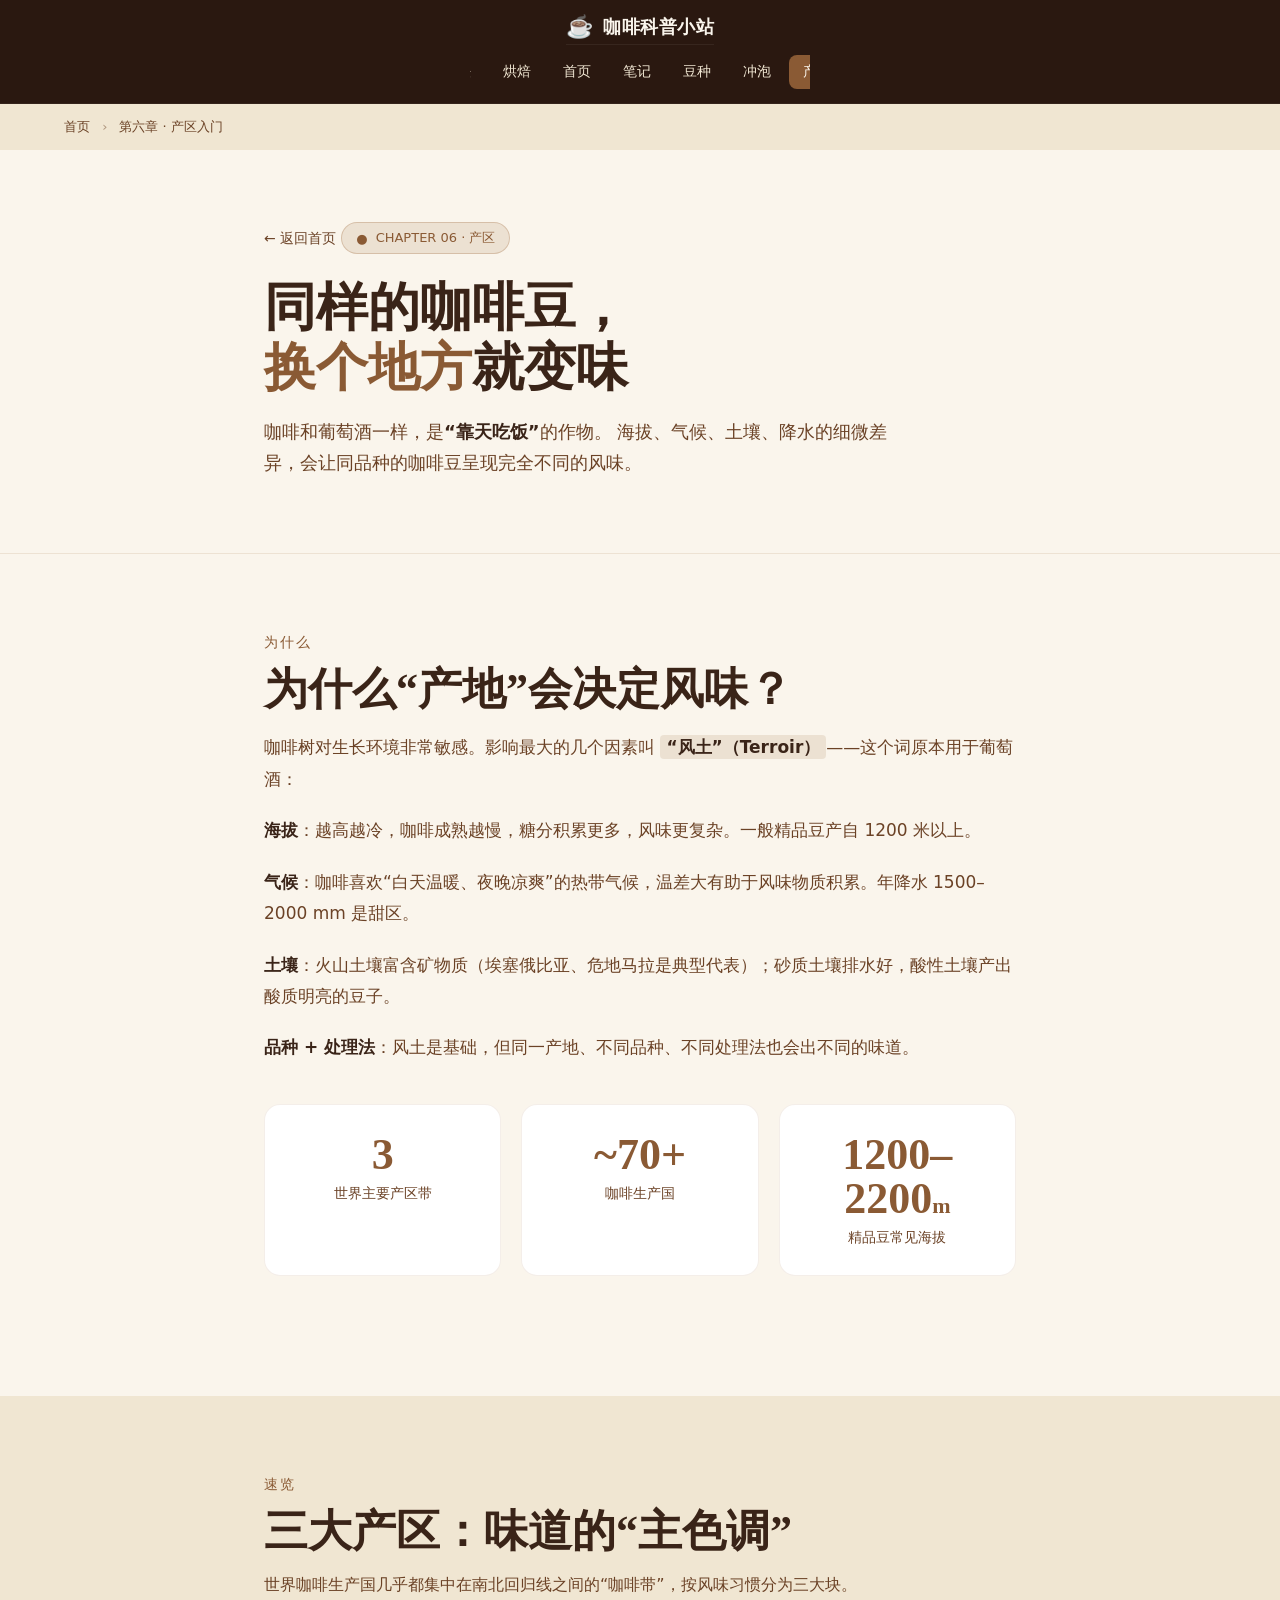
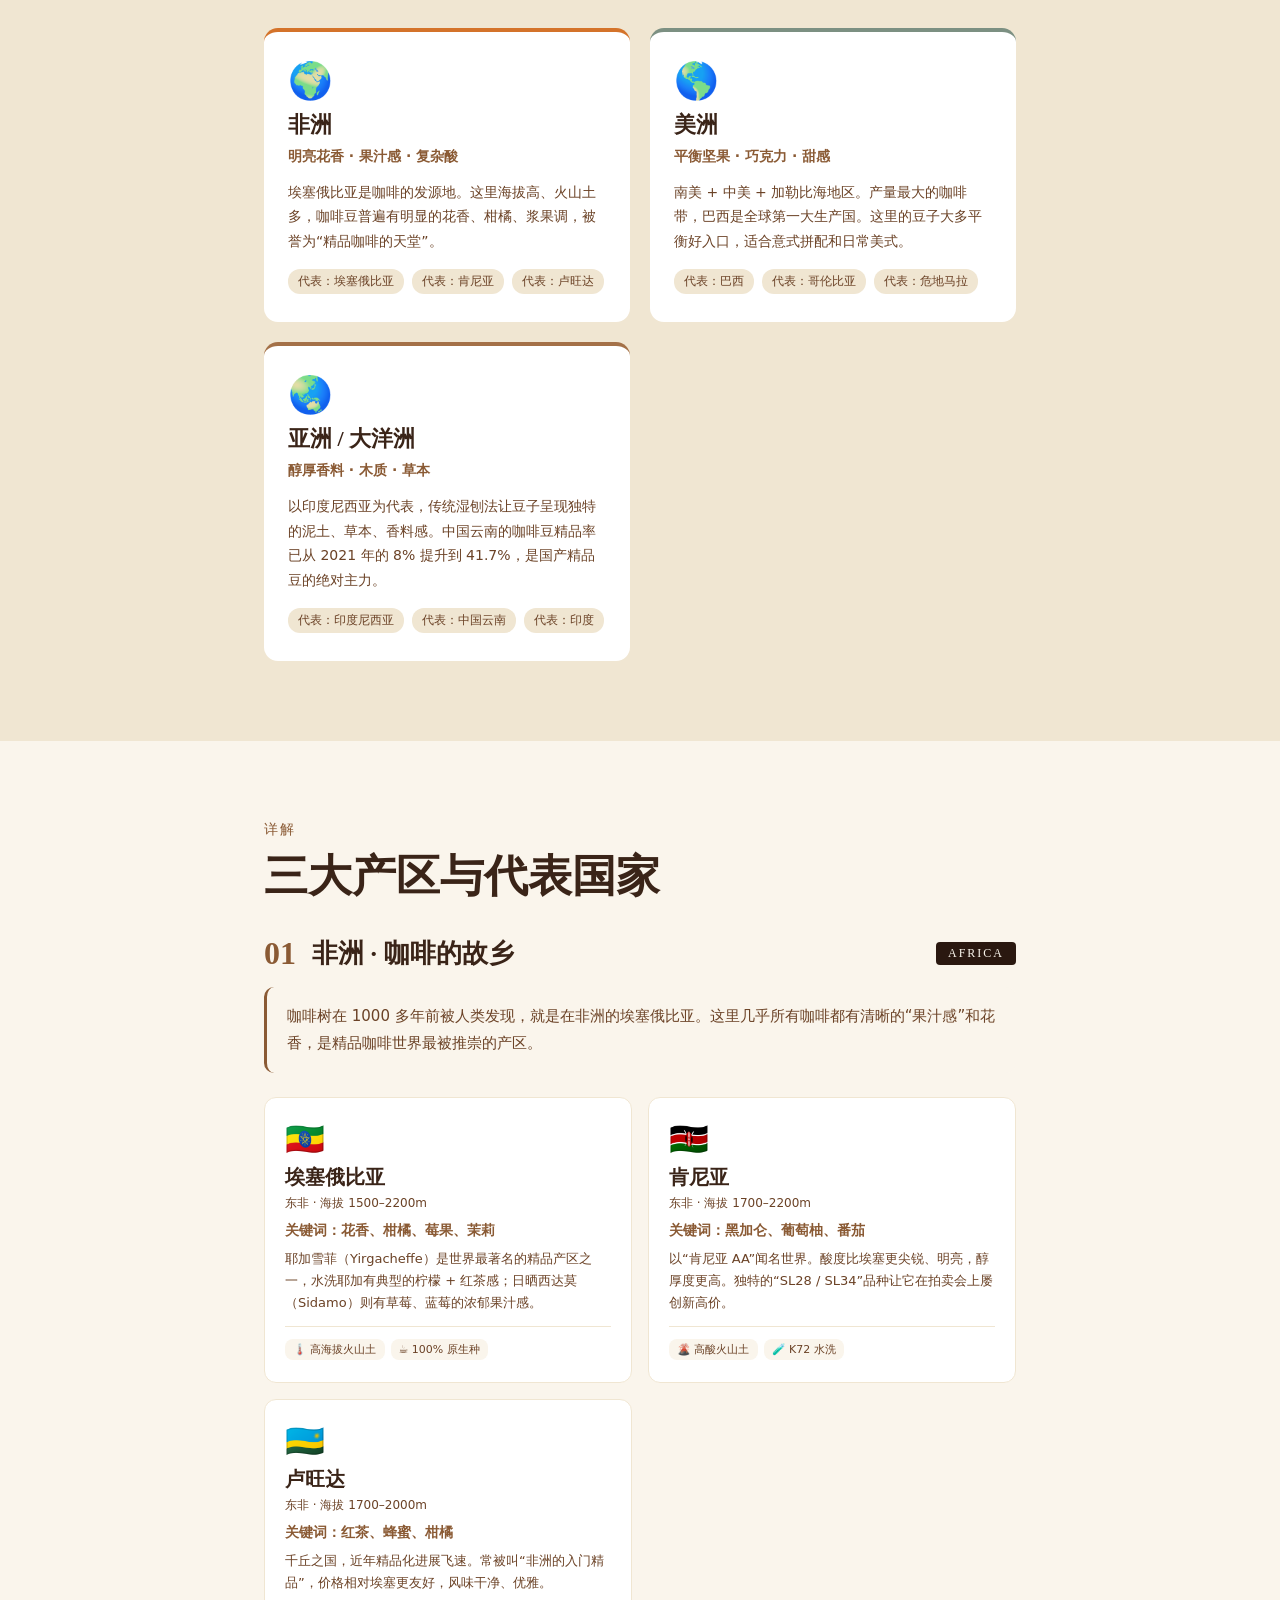
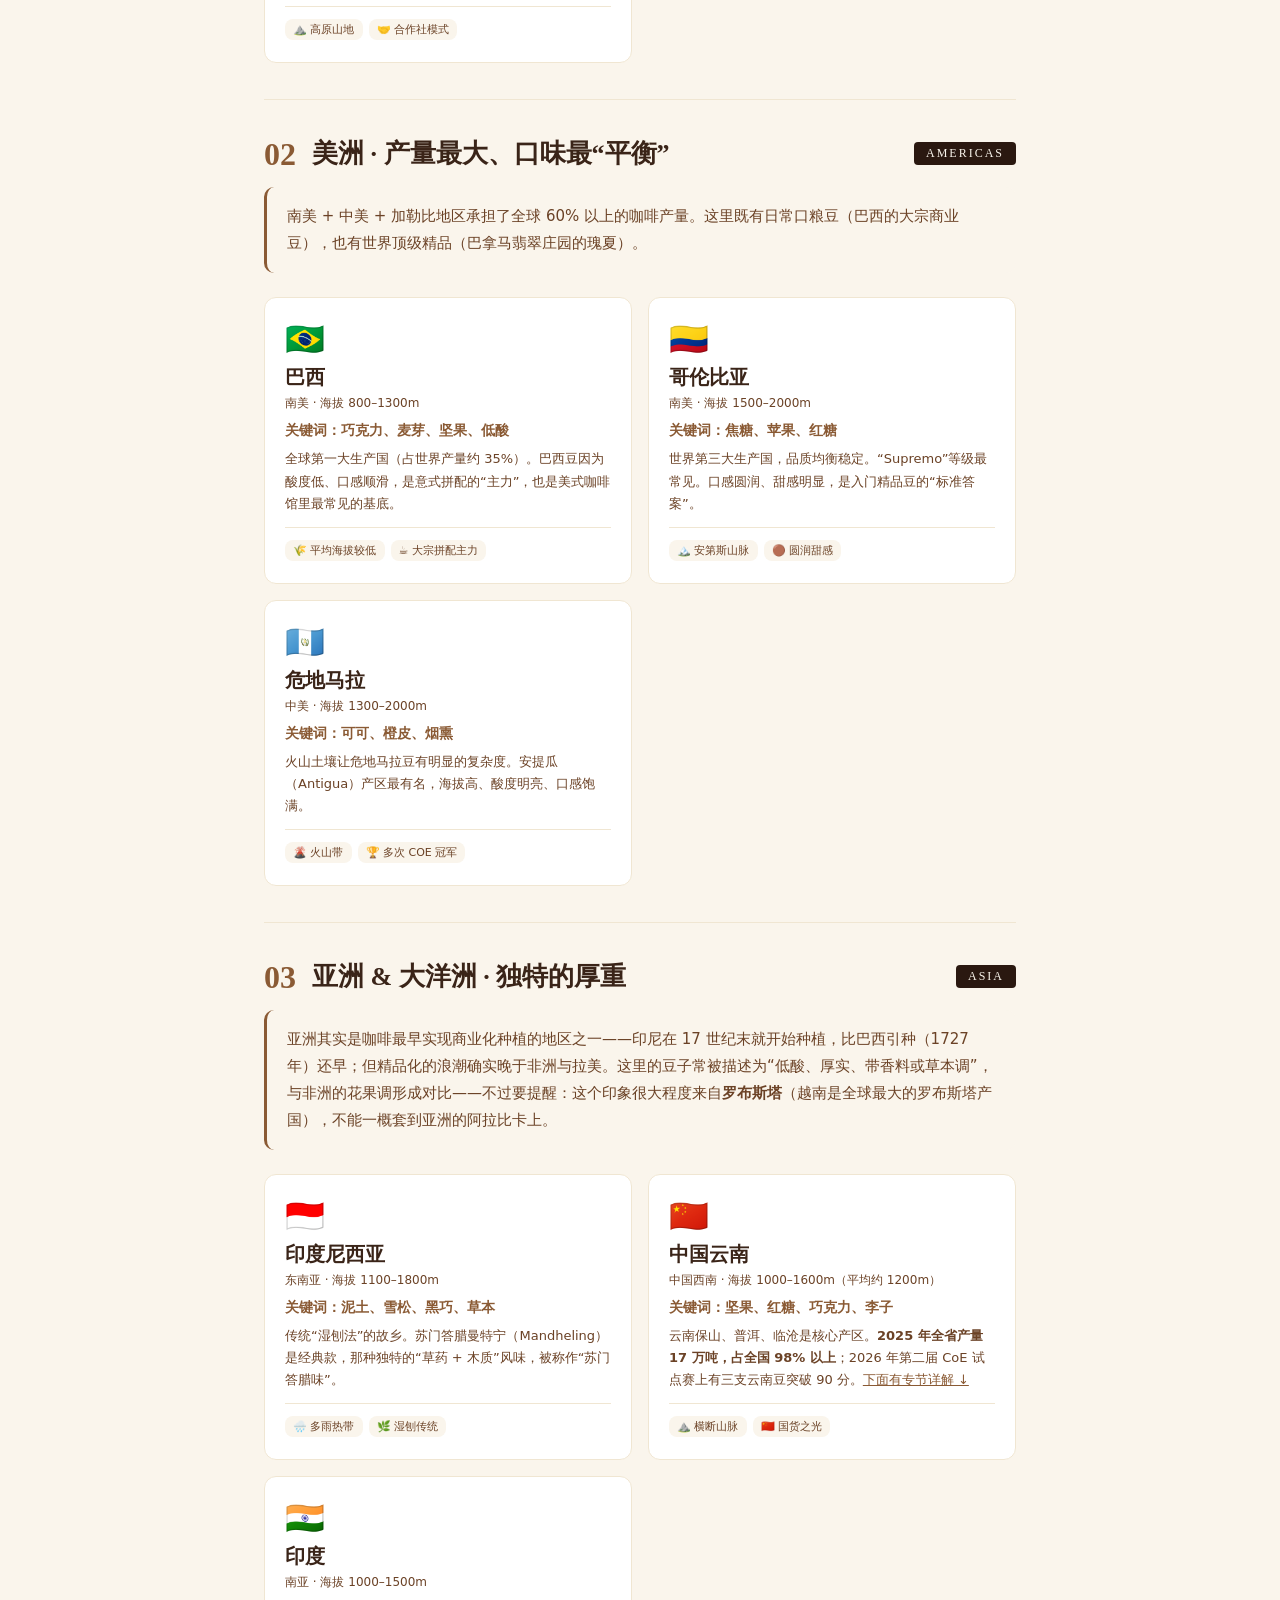
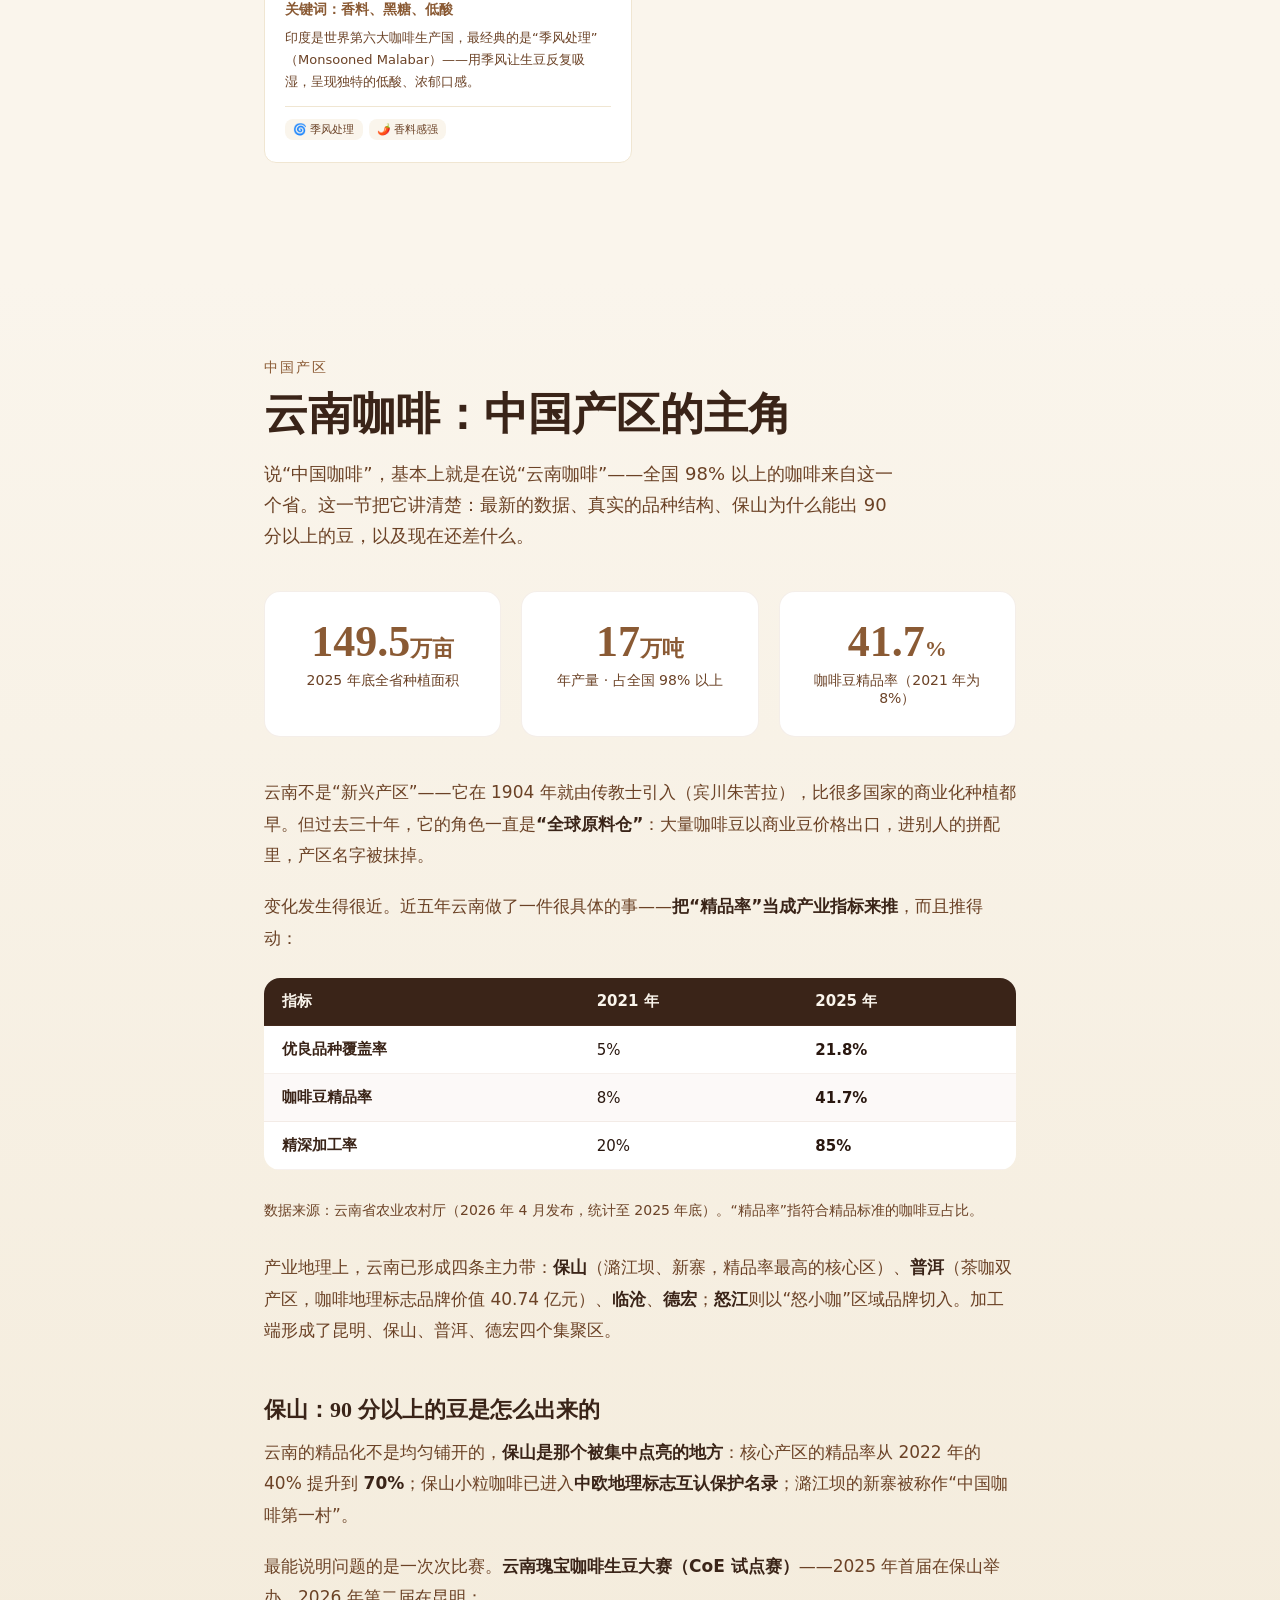
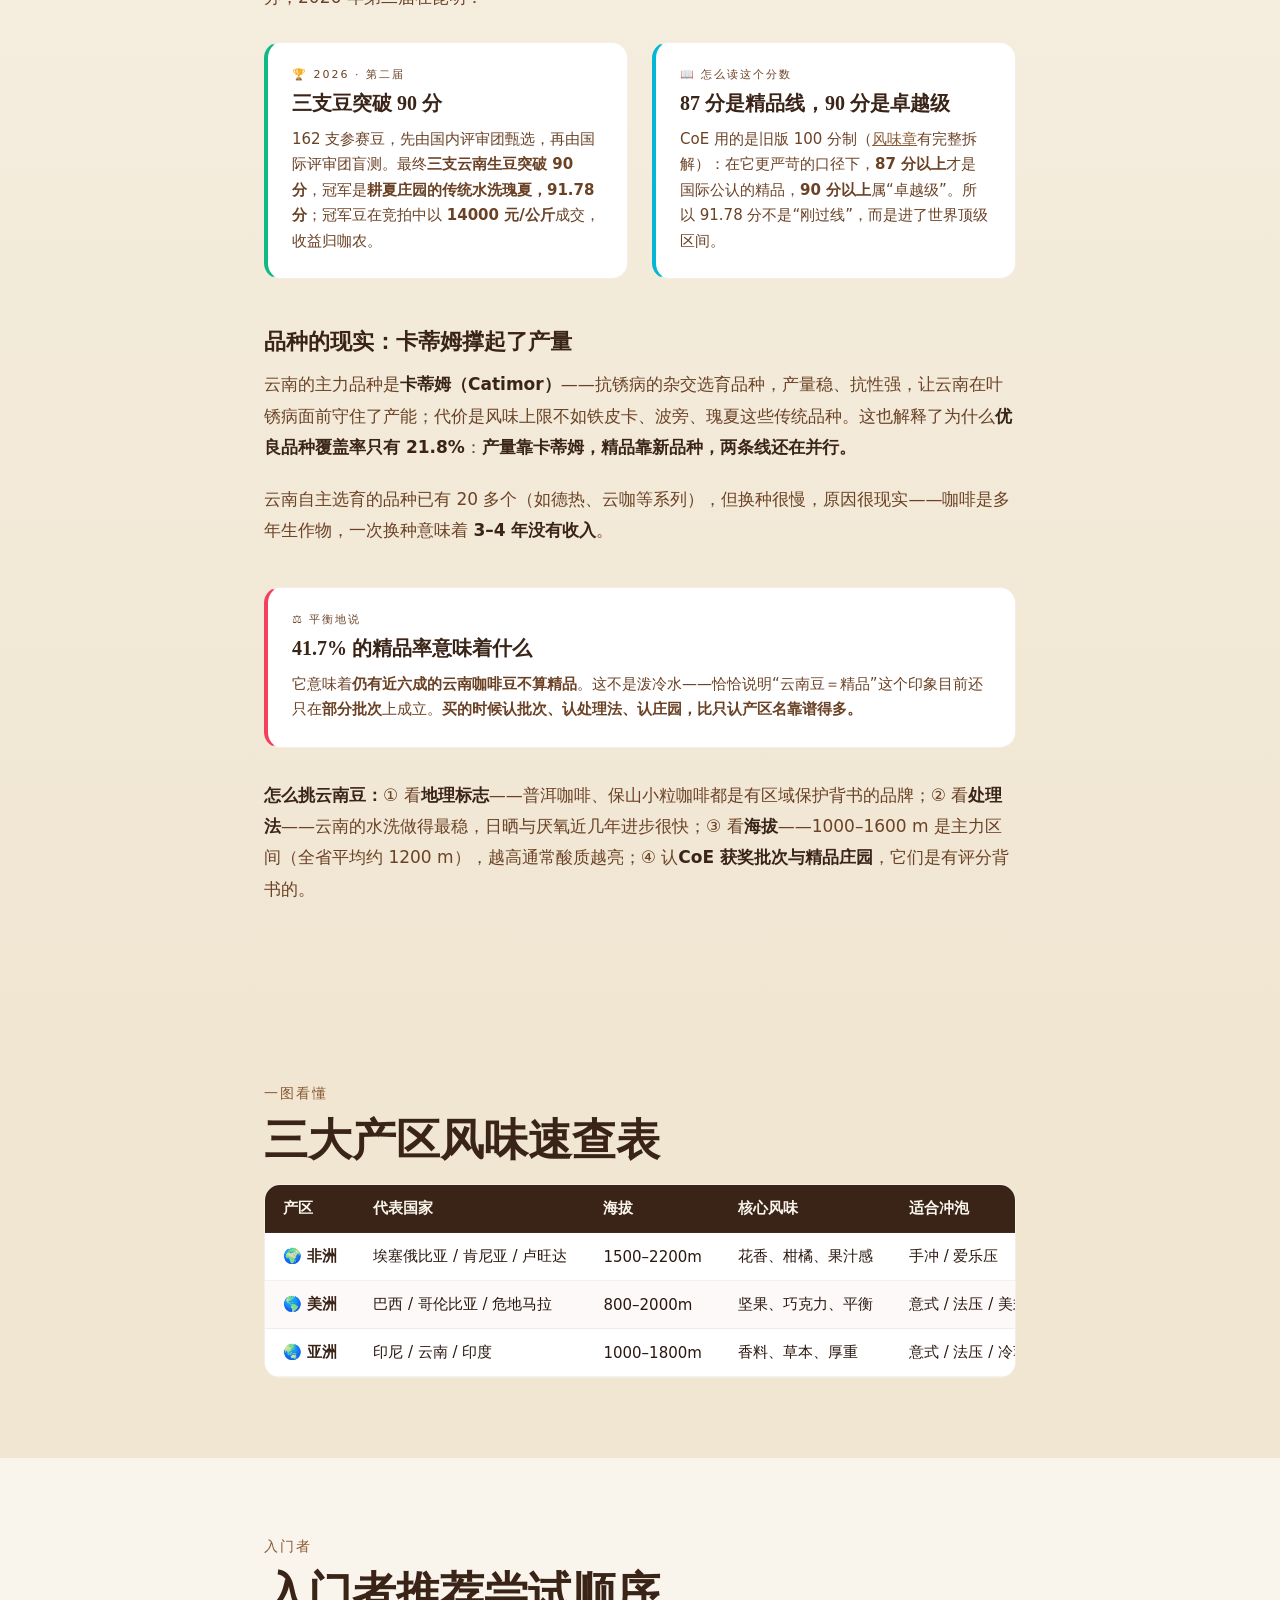
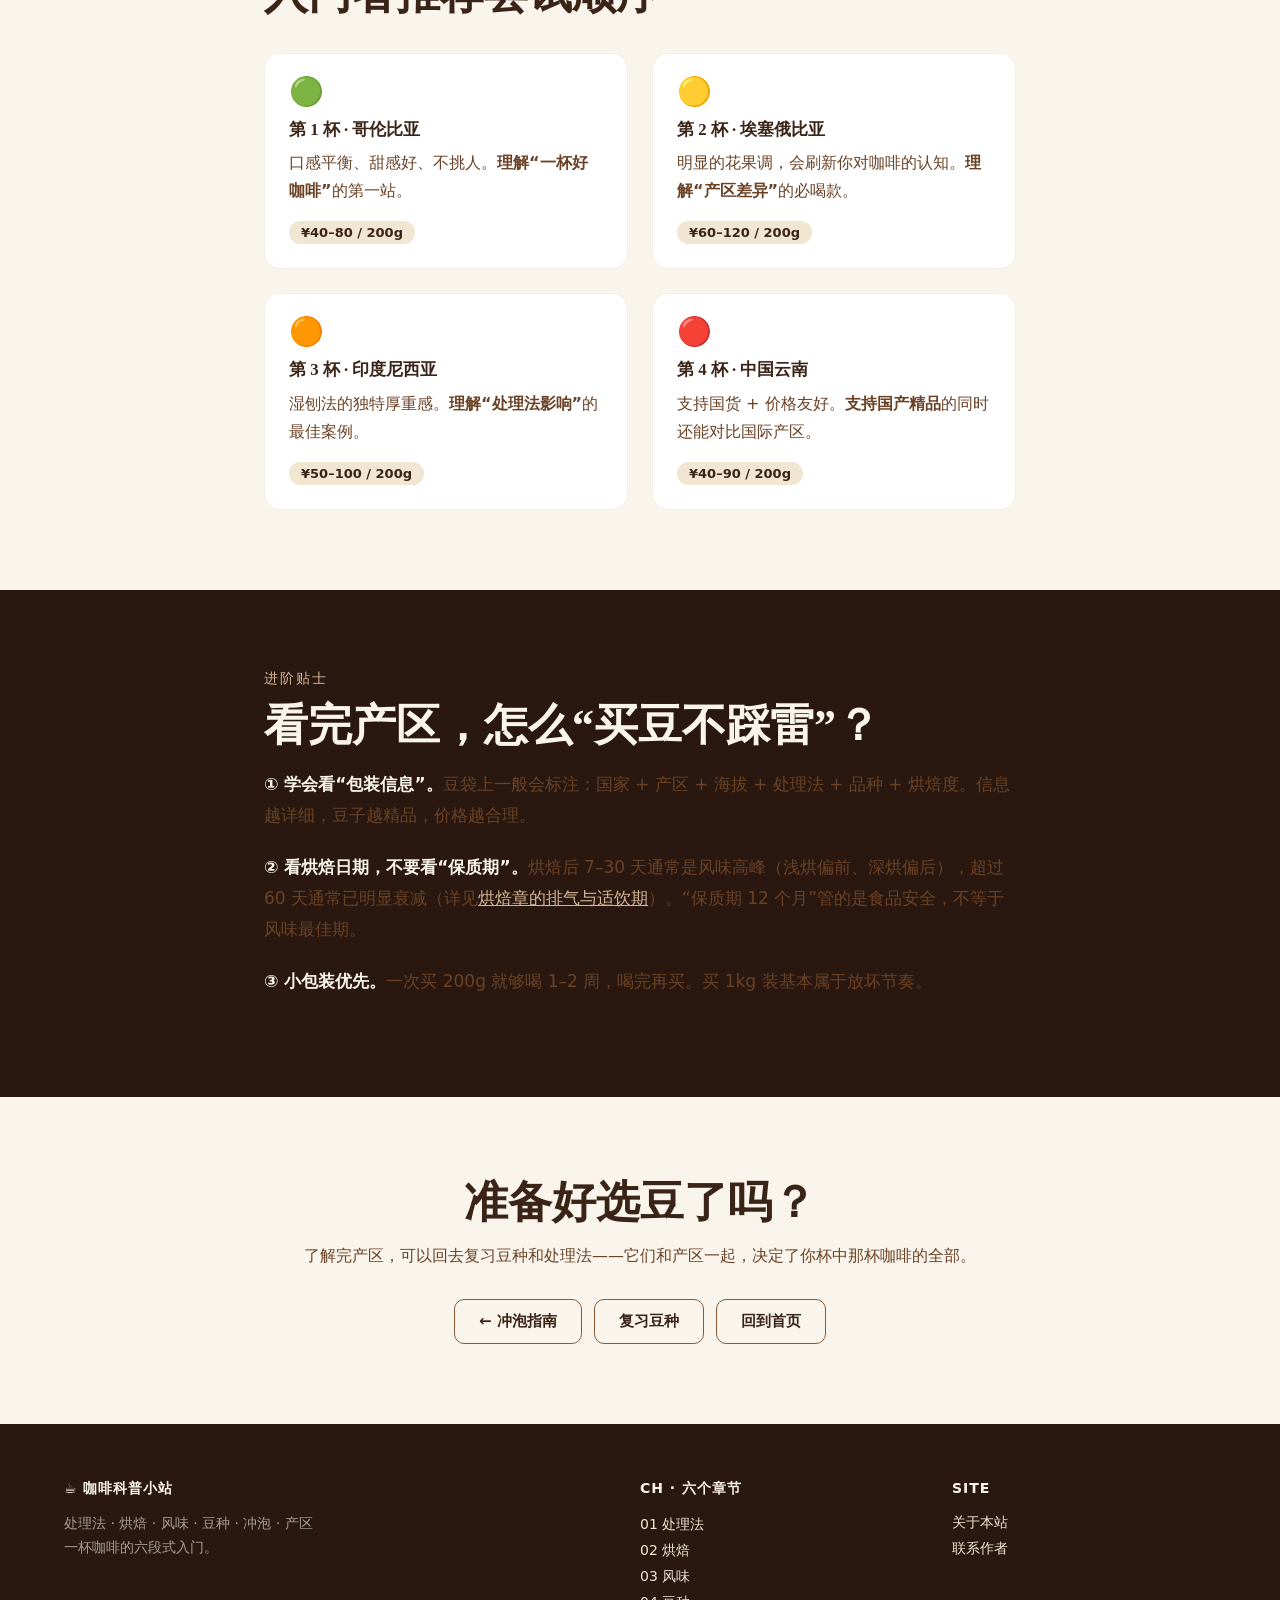
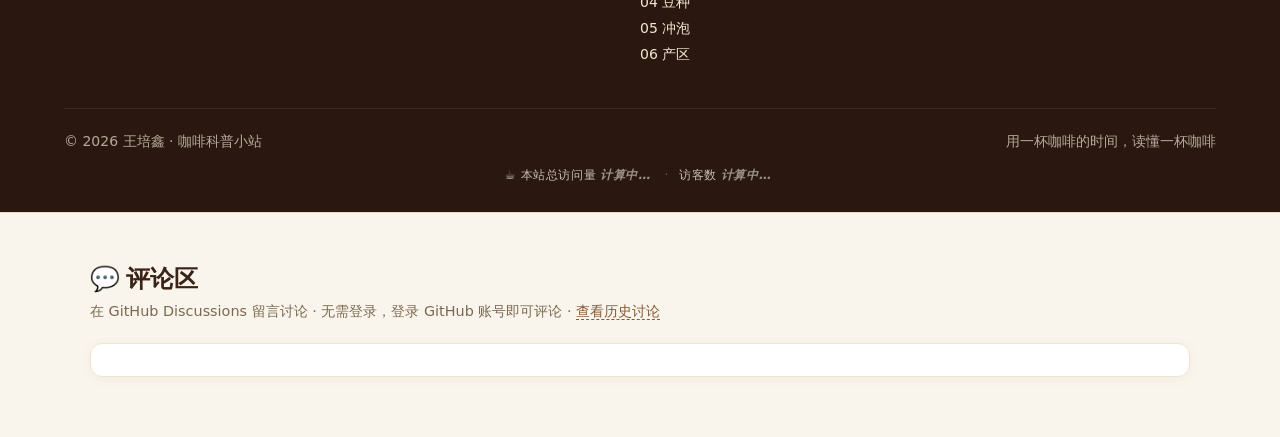
<file: origins.html>
<!DOCTYPE html>
<html lang="zh-CN">
<head>
    <meta charset="UTF-8">
    <meta name="viewport" content="width=device-width, initial-scale=1.0">
    <title>咖啡产区入门 · 咖啡科普小站</title>
    <meta name="description" content="非洲、拉美、亚洲三大产区的风土差异与代表国家，从埃塞俄比亚到云南，认识咖啡豆的“出生地图”。">
    <meta property="og:title" content="咖啡产区入门">
    <meta property="og:description" content="非洲 / 拉美 / 亚洲 · 三大产区风土差异与代表国家入门">
    <meta property="og:type" content="article">
    <link rel="canonical" href="https://basiccoffee.cn/origins">
    <meta property="og:url" content="https://basiccoffee.cn/origins">
    <meta property="og:locale" content="zh_CN">
    <meta property="og:site_name" content="咖啡科普小站">
    <meta name="theme-color" content="#3a2418">
    <meta property="og:image" content="https://basiccoffee.cn/assets/img/og-cover.jpg">
    <meta property="og:image:width" content="1200">
    <meta property="og:image:height" content="630">
    <meta property="og:image:alt" content="咖啡科普小站——咖啡产区入门">
    <meta name="twitter:card" content="summary_large_image">
    <meta name="twitter:title" content="咖啡产区入门">
    <meta name="twitter:description" content="非洲 / 拉美 / 亚洲 · 三大产区风土差异与代表国家入门">
    <meta name="twitter:image" content="https://basiccoffee.cn/assets/img/og-cover.jpg">
    <link rel="icon" href="data:image/svg+xml,%3Csvg xmlns='http://www.w3.org/2000/svg' viewBox='0 0 100 100'%3E%3Ctext y='.9em' font-size='90'%3E🌍%3C/text%3E%3C/svg%3E">
    <link rel="stylesheet" href="assets/style.css?v=2.7">
    <!-- ========== 结构化数据（JSON-LD）========== -->
    <script type="application/ld+json">
    {
        "@context": "https://schema.org",
        "@type": "Article",
        "headline": "同样的咖啡豆，换个地方就变味",
        "description": "非洲、拉美、亚洲三大产区的风土差异与代表国家，从埃塞俄比亚到云南，认识咖啡豆的“出生地图”。",
        "inLanguage": "zh-CN",
        "url": "https://basiccoffee.cn/origins",
        "mainEntityOfPage": {
            "@type": "WebPage",
            "@id": "https://basiccoffee.cn/origins"
        },
        "datePublished": "2026-09-09",
        "dateModified": "2026-10-16",
        "author": {
            "@type": "Person",
            "name": "王培鑫",
            "affiliation": {
                "@type": "CollegeOrUniversity",
                "name": "云南农业大学"
            },
            "hasCredential": [
                {
                    "@type": "EducationalOccupationalCredential",
                    "name": "SCA Q Grader"
                },
                {
                    "@type": "EducationalOccupationalCredential",
                    "name": "SCA 咖啡师技能（中级）"
                }
            ],
            "knowsAbout": [
                "咖啡处理法",
                "咖啡烘焙",
                "咖啡感官评价",
                "咖啡豆种",
                "咖啡冲泡",
                "咖啡产区"
            ]
        },
        "publisher": {
            "@type": "Organization",
            "@id": "https://basiccoffee.cn/#organization"
        },
        "isPartOf": {
            "@type": "WebSite",
            "@id": "https://basiccoffee.cn/#website"
        },
        "image": "https://basiccoffee.cn/assets/img/og-cover.jpg",
        "articleSection": "产区"
    }
    </script>
    <script type="application/ld+json">
    {
        "@context": "https://schema.org",
        "@type": "BreadcrumbList",
        "itemListElement": [
            {
                "@type": "ListItem",
                "position": 1,
                "name": "首页",
                "item": "https://basiccoffee.cn/"
            },
            {
                "@type": "ListItem",
                "position": 2,
                "name": "产区",
                "item": "https://basiccoffee.cn/origins"
            }
        ]
    }
    </script>

</head>
<body>


<a class="skip-link" href="#main">跳到主要内容</a>
<!-- ========== 顶部导航 ========== -->
<nav class="site-nav" aria-label="站点导航">
    <div class="nav-inner">
        <a href="index.html" class="brand">
            <span class="brand-icon">☕</span>
            <span>咖啡科普小站</span>
        </a>
                <div class="nav-links">
            <a href="flavor.html" class="nav-link">风味</a>
            <a href="processing.html" class="nav-link">处理法</a>
            <a href="roasting.html" class="nav-link">烘焙</a>
            <a href="index.html" class="nav-link">首页</a>
            <a href="/notes" class="nav-link">笔记</a>
            <a href="varieties.html" class="nav-link">豆种</a>
            <a href="brewing.html" class="nav-link">冲泡</a>
            <a href="origins.html" class="nav-link active" aria-current="page">产区</a>
        </div>
    </div>
</nav>

<main id="main">

<!-- ========== 面包屑 ========== -->
<div class="breadcrumb">
    <div class="container">
        <a href="index.html">首页</a>
        <span class="sep">›</span>
        <span>第六章 · 产区入门</span>
    </div>
</div>

<!-- ========== 子页 Hero ========== -->
<header class="sub-hero">
    <div class="container-narrow">
        <a href="index.html" class="back-link">← 返回首页</a>
        <div class="hero-tag">
            <span>●</span><span>CHAPTER 06 · 产区</span>
        </div>
        <h1>同样的咖啡豆，<br><span style="color: var(--bean-light);">换个地方</span>就变味</h1>
        <p class="lead">
            咖啡和葡萄酒一样，是<strong style="color: var(--bean-dark);">“靠天吃饭”</strong>的作物。
            海拔、气候、土壤、降水的细微差异，会让同品种的咖啡豆呈现完全不同的风味。
        </p>
    </div>
</header>

<!-- ========== 01 为什么产区重要 ========== -->
<section class="section">
    <div class="container-narrow">
        <div class="section-eyebrow">为什么</div>
        <h2 class="section-title">为什么“产地”会决定风味？</h2>

        <div class="prose">
            <p>咖啡树对生长环境非常敏感。影响最大的几个因素叫 <span class="highlight">“风土”（Terroir）</span>——这个词原本用于葡萄酒：</p>
            <p><strong>海拔</strong>：越高越冷，咖啡成熟越慢，糖分积累更多，风味更复杂。一般精品豆产自 1200 米以上。</p>
            <p><strong>气候</strong>：咖啡喜欢“白天温暖、夜晚凉爽”的热带气候，温差大有助于风味物质积累。年降水 1500–2000 mm 是甜区。</p>
            <p><strong>土壤</strong>：火山土壤富含矿物质（埃塞俄比亚、危地马拉是典型代表）；砂质土壤排水好，酸性土壤产出酸质明亮的豆子。</p>
            <p><strong>品种 + 处理法</strong>：风土是基础，但同一产地、不同品种、不同处理法也会出不同的味道。</p>
        </div>

        <div class="stats-row">
            <div class="stat-card">
                <div class="stat-num">3</div>
                <div class="stat-label">世界主要产区带</div>
            </div>
            <div class="stat-card">
                <div class="stat-num">~70+</div>
                <div class="stat-label">咖啡生产国</div>
            </div>
            <div class="stat-card">
                <div class="stat-num">1200–2200<span style="font-size: 22px;">m</span></div>
                <div class="stat-label">精品豆常见海拔</div>
            </div>
        </div>
    </div>
</section>

<!-- ========== 02 三大产区速览 ========== -->
<section class="section" style="background: var(--cream-dark);">
    <div class="container-narrow">
        <div class="section-eyebrow">速览</div>
        <h2 class="section-title">三大产区：味道的“主色调”</h2>
        <p style="color: var(--bean-mid); margin-bottom: 32px;">世界咖啡生产国几乎都集中在南北回归线之间的“咖啡带”，按风味习惯分为三大块。</p>

        <div class="region-grid">
            <div class="region-card region-africa">
                <div class="region-emoji">🌍</div>
                <h3>非洲</h3>
                <p class="region-flavor">明亮花香 · 果汁感 · 复杂酸</p>
                <p class="region-desc">埃塞俄比亚是咖啡的发源地。这里海拔高、火山土多，咖啡豆普遍有明显的花香、柑橘、浆果调，被誉为“精品咖啡的天堂”。</p>
                <div class="region-tags">
                    <span>代表：埃塞俄比亚</span>
                    <span>代表：肯尼亚</span>
                    <span>代表：卢旺达</span>
                </div>
            </div>
            <div class="region-card region-americas">
                <div class="region-emoji">🌎</div>
                <h3>美洲</h3>
                <p class="region-flavor">平衡坚果 · 巧克力 · 甜感</p>
                <p class="region-desc">南美 + 中美 + 加勒比海地区。产量最大的咖啡带，巴西是全球第一大生产国。这里的豆子大多平衡好入口，适合意式拼配和日常美式。</p>
                <div class="region-tags">
                    <span>代表：巴西</span>
                    <span>代表：哥伦比亚</span>
                    <span>代表：危地马拉</span>
                </div>
            </div>
            <div class="region-card region-asia">
                <div class="region-emoji">🌏</div>
                <h3>亚洲 / 大洋洲</h3>
                <p class="region-flavor">醇厚香料 · 木质 · 草本</p>
                <p class="region-desc">以印度尼西亚为代表，传统湿刨法让豆子呈现独特的泥土、草本、香料感。中国云南的咖啡豆精品率已从 2021 年的 8% 提升到 41.7%，是国产精品豆的绝对主力。</p>
                <div class="region-tags">
                    <span>代表：印度尼西亚</span>
                    <span>代表：中国云南</span>
                    <span>代表：印度</span>
                </div>
            </div>
        </div>
    </div>
</section>

<!-- ========== 03 详解：非洲产区 ========== -->
<section class="section">
    <div class="container-narrow">

        <div class="section-eyebrow">详解</div>
        <h2 class="section-title">三大产区与代表国家</h2>

        <!-- 非洲 -->
        <article class="region-detail">
            <div class="region-detail-head">
                <span class="region-num">01</span>
                <h3>非洲 · 咖啡的故乡</h3>
                <span class="region-tag-marker">AFRICA</span>
            </div>
            <p class="region-intro">咖啡树在 1000 多年前被人类发现，就是在非洲的埃塞俄比亚。这里几乎所有咖啡都有清晰的“果汁感”和花香，是精品咖啡世界最被推崇的产区。</p>

            <div class="country-grid">
                <div class="country-card">
                    <div class="country-flag">🇪🇹</div>
                    <h4>埃塞俄比亚</h4>
                    <p class="country-region">东非 · 海拔 1500–2200m</p>
                    <p class="country-flavor"><strong>关键词：</strong>花香、柑橘、莓果、茉莉</p>
                    <p class="country-note">耶加雪菲（Yirgacheffe）是世界最著名的精品产区之一，水洗耶加有典型的柠檬 + 红茶感；日晒西达莫（Sidamo）则有草莓、蓝莓的浓郁果汁感。</p>
                    <div class="country-meta">
                        <span>🌡️ 高海拔火山土</span>
                        <span>☕ 100% 原生种</span>
                    </div>
                </div>

                <div class="country-card">
                    <div class="country-flag">🇰🇪</div>
                    <h4>肯尼亚</h4>
                    <p class="country-region">东非 · 海拔 1700–2200m</p>
                    <p class="country-flavor"><strong>关键词：</strong>黑加仑、葡萄柚、番茄</p>
                    <p class="country-note">以“肯尼亚 AA”闻名世界。酸度比埃塞更尖锐、明亮，醇厚度更高。独特的“SL28 / SL34”品种让它在拍卖会上屡创新高价。</p>
                    <div class="country-meta">
                        <span>🌋 高酸火山土</span>
                        <span>🧪 K72 水洗</span>
                    </div>
                </div>

                <div class="country-card">
                    <div class="country-flag">🇷🇼</div>
                    <h4>卢旺达</h4>
                    <p class="country-region">东非 · 海拔 1700–2000m</p>
                    <p class="country-flavor"><strong>关键词：</strong>红茶、蜂蜜、柑橘</p>
                    <p class="country-note">千丘之国，近年精品化进展飞速。常被叫“非洲的入门精品”，价格相对埃塞更友好，风味干净、优雅。</p>
                    <div class="country-meta">
                        <span>⛰️ 高原山地</span>
                        <span>🤝 合作社模式</span>
                    </div>
                </div>
            </div>
        </article>

        <!-- 美洲 -->
        <article class="region-detail">
            <div class="region-detail-head">
                <span class="region-num">02</span>
                <h3>美洲 · 产量最大、口味最“平衡”</h3>
                <span class="region-tag-marker">AMERICAS</span>
            </div>
            <p class="region-intro">南美 + 中美 + 加勒比地区承担了全球 60% 以上的咖啡产量。这里既有日常口粮豆（巴西的大宗商业豆），也有世界顶级精品（巴拿马翡翠庄园的瑰夏）。</p>

            <div class="country-grid">
                <div class="country-card">
                    <div class="country-flag">🇧🇷</div>
                    <h4>巴西</h4>
                    <p class="country-region">南美 · 海拔 800–1300m</p>
                    <p class="country-flavor"><strong>关键词：</strong>巧克力、麦芽、坚果、低酸</p>
                    <p class="country-note">全球第一大生产国（占世界产量约 35%）。巴西豆因为酸度低、口感顺滑，是意式拼配的“主力”，也是美式咖啡馆里最常见的基底。</p>
                    <div class="country-meta">
                        <span>🌾 平均海拔较低</span>
                        <span>☕ 大宗拼配主力</span>
                    </div>
                </div>

                <div class="country-card">
                    <div class="country-flag">🇨🇴</div>
                    <h4>哥伦比亚</h4>
                    <p class="country-region">南美 · 海拔 1500–2000m</p>
                    <p class="country-flavor"><strong>关键词：</strong>焦糖、苹果、红糖</p>
                    <p class="country-note">世界第三大生产国，品质均衡稳定。“Supremo”等级最常见。口感圆润、甜感明显，是入门精品豆的“标准答案”。</p>
                    <div class="country-meta">
                        <span>🏔️ 安第斯山脉</span>
                        <span>🟤 圆润甜感</span>
                    </div>
                </div>

                <div class="country-card">
                    <div class="country-flag">🇬🇹</div>
                    <h4>危地马拉</h4>
                    <p class="country-region">中美 · 海拔 1300–2000m</p>
                    <p class="country-flavor"><strong>关键词：</strong>可可、橙皮、烟熏</p>
                    <p class="country-note">火山土壤让危地马拉豆有明显的复杂度。安提瓜（Antigua）产区最有名，海拔高、酸度明亮、口感饱满。</p>
                    <div class="country-meta">
                        <span>🌋 火山带</span>
                        <span>🏆 多次 COE 冠军</span>
                    </div>
                </div>
            </div>
        </article>

        <!-- 亚洲 -->
        <article class="region-detail">
            <div class="region-detail-head">
                <span class="region-num">03</span>
                <h3>亚洲 & 大洋洲 · 独特的厚重</h3>
                <span class="region-tag-marker">ASIA</span>
            </div>
            <p class="region-intro">亚洲其实是咖啡最早实现商业化种植的地区之一——印尼在 17 世纪末就开始种植，比巴西引种（1727 年）还早；但精品化的浪潮确实晚于非洲与拉美。这里的豆子常被描述为“低酸、厚实、带香料或草本调”，与非洲的花果调形成对比——不过要提醒：这个印象很大程度来自<strong>罗布斯塔</strong>（越南是全球最大的罗布斯塔产国），不能一概套到亚洲的阿拉比卡上。</p>

            <div class="country-grid">
                <div class="country-card">
                    <div class="country-flag">🇮🇩</div>
                    <h4>印度尼西亚</h4>
                    <p class="country-region">东南亚 · 海拔 1100–1800m</p>
                    <p class="country-flavor"><strong>关键词：</strong>泥土、雪松、黑巧、草本</p>
                    <p class="country-note">传统“湿刨法”的故乡。苏门答腊曼特宁（Mandheling）是经典款，那种独特的“草药 + 木质”风味，被称作“苏门答腊味”。</p>
                    <div class="country-meta">
                        <span>🌧️ 多雨热带</span>
                        <span>🌿 湿刨传统</span>
                    </div>
                </div>

                <div class="country-card">
                    <div class="country-flag">🇨🇳</div>
                    <h4>中国云南</h4>
                    <p class="country-region">中国西南 · 海拔 1000–1600m（平均约 1200m）</p>
                    <p class="country-flavor"><strong>关键词：</strong>坚果、红糖、巧克力、李子</p>
                    <p class="country-note">云南保山、普洱、临沧是核心产区。<strong>2025 年全省产量 17 万吨，占全国 98% 以上</strong>；2026 年第二届 CoE 试点赛上有三支云南豆突破 90 分。<a href="#yunnan" style="color: var(--bean-light);">下面有专节详解 ↓</a></p>
                    <div class="country-meta">
                        <span>⛰️ 横断山脉</span>
                        <span>🇨🇳 国货之光</span>
                    </div>
                </div>

                <div class="country-card">
                    <div class="country-flag">🇮🇳</div>
                    <h4>印度</h4>
                    <p class="country-region">南亚 · 海拔 1000–1500m</p>
                    <p class="country-flavor"><strong>关键词：</strong>香料、黑糖、低酸</p>
                    <p class="country-note">印度是世界第六大咖啡生产国，最经典的是“季风处理”（Monsooned Malabar）——用季风让生豆反复吸湿，呈现独特的低酸、浓郁口感。</p>
                    <div class="country-meta">
                        <span>🌀 季风处理</span>
                        <span>🌶️ 香料感强</span>
                    </div>
                </div>
            </div>
        </article>
    </div>
</section>

<!-- ========== 03.5 云南专节 ========== -->
<section class="section" id="yunnan" style="background: linear-gradient(180deg, var(--cream) 0%, var(--cream-dark) 100%);">
    <div class="container-narrow">
        <div class="section-eyebrow">中国产区</div>
        <h2 class="section-title">云南咖啡：中国产区的主角</h2>
        <p class="section-subtitle" style="margin-bottom: 40px;">
            说“中国咖啡”，基本上就是在说“云南咖啡”——全国 98% 以上的咖啡来自这一个省。这一节把它讲清楚：最新的数据、真实的品种结构、保山为什么能出 90 分以上的豆，以及现在还差什么。
        </p>

        <div class="stats-row">
            <div class="stat-card">
                <div class="stat-num">149.5<span style="font-size: 22px;">万亩</span></div>
                <div class="stat-label">2025 年底全省种植面积</div>
            </div>
            <div class="stat-card">
                <div class="stat-num">17<span style="font-size: 22px;">万吨</span></div>
                <div class="stat-label">年产量 · 占全国 98% 以上</div>
            </div>
            <div class="stat-card">
                <div class="stat-num">41.7<span style="font-size: 22px;">%</span></div>
                <div class="stat-label">咖啡豆精品率（2021 年为 8%）</div>
            </div>
        </div>

        <div class="prose" style="margin-top: 40px;">
            <p>云南不是“新兴产区”——它在 1904 年就由传教士引入（宾川朱苦拉），比很多国家的商业化种植都早。但过去三十年，它的角色一直是<strong>“全球原料仓”</strong>：大量咖啡豆以商业豆价格出口，进别人的拼配里，产区名字被抹掉。</p>
            <p>变化发生得很近。近五年云南做了一件很具体的事——<strong>把“精品率”当成产业指标来推</strong>，而且推得动：</p>
        </div>

        <table class="compare-table" style="margin-top: 24px;">
            <caption class="sr-only">云南咖啡 2021 年与 2025 年关键指标对比</caption>
            <thead>
                <tr>
                    <th scope="col">指标</th>
                    <th scope="col">2021 年</th>
                    <th scope="col">2025 年</th>
                </tr>
            </thead>
            <tbody>
                <tr><td>优良品种覆盖率</td><td>5%</td><td><strong>21.8%</strong></td></tr>
                <tr><td>咖啡豆精品率</td><td>8%</td><td><strong>41.7%</strong></td></tr>
                <tr><td>精深加工率</td><td>20%</td><td><strong>85%</strong></td></tr>
            </tbody>
        </table>
        <p style="color: var(--bean-mid); font-size: 14px; margin-top: 12px;">数据来源：云南省农业农村厅（2026 年 4 月发布，统计至 2025 年底）。“精品率”指符合精品标准的咖啡豆占比。</p>

        <div class="prose" style="margin-top: 32px;">
            <p>产业地理上，云南已形成四条主力带：<strong>保山</strong>（潞江坝、新寨，精品率最高的核心区）、<strong>普洱</strong>（茶咖双产区，咖啡地理标志品牌价值 40.74 亿元）、<strong>临沧</strong>、<strong>德宏</strong>；<strong>怒江</strong>则以“怒小咖”区域品牌切入。加工端形成了昆明、保山、普洱、德宏四个集聚区。</p>
        </div>

        <h3 style="font-size: 22px; margin: 48px 0 12px;">保山：90 分以上的豆是怎么出来的</h3>
        <div class="prose">
            <p>云南的精品化不是均匀铺开的，<strong>保山是那个被集中点亮的地方</strong>：核心产区的精品率从 2022 年的 40% 提升到 <strong>70%</strong>；保山小粒咖啡已进入<strong>中欧地理标志互认保护名录</strong>；潞江坝的新寨被称作“中国咖啡第一村”。</p>
            <p>最能说明问题的是一次次比赛。<strong>云南瑰宝咖啡生豆大赛（CoE 试点赛）</strong>——2025 年首届在保山举办，2026 年第二届在昆明：</p>
        </div>

        <div class="info-pair" style="margin-top: 28px;">
            <div class="info-card accent-emerald">
                <div class="info-label">🏆 2026 · 第二届</div>
                <h3>三支豆突破 90 分</h3>
                <p style="margin: 0;">162 支参赛豆，先由国内评审团甄选，再由国际评审团盲测。最终<strong>三支云南生豆突破 90 分</strong>，冠军是<strong>耕夏庄园的传统水洗瑰夏，91.78 分</strong>；冠军豆在竞拍中以 <strong>14000 元/公斤</strong>成交，收益归咖农。</p>
            </div>
            <div class="info-card accent-blue">
                <div class="info-label">📖 怎么读这个分数</div>
                <h3>87 分是精品线，90 分是卓越级</h3>
                <p style="margin: 0;">CoE 用的是旧版 100 分制（<a href="flavor.html" style="color: var(--bean-light);">风味章</a>有完整拆解）：在它更严苛的口径下，<strong>87 分以上</strong>才是国际公认的精品，<strong>90 分以上</strong>属“卓越级”。所以 91.78 分不是“刚过线”，而是进了世界顶级区间。</p>
            </div>
        </div>

        <h3 style="font-size: 22px; margin: 48px 0 12px;">品种的现实：卡蒂姆撑起了产量</h3>
        <div class="prose">
            <p>云南的主力品种是<strong>卡蒂姆（Catimor）</strong>——抗锈病的杂交选育品种，产量稳、抗性强，让云南在叶锈病面前守住了产能；代价是风味上限不如铁皮卡、波旁、瑰夏这些传统品种。这也解释了为什么<strong>优良品种覆盖率只有 21.8%</strong>：<strong>产量靠卡蒂姆，精品靠新品种，两条线还在并行。</strong></p>
            <p>云南自主选育的品种已有 20 多个（如德热、云咖等系列），但换种很慢，原因很现实——咖啡是多年生作物，一次换种意味着 <strong>3–4 年没有收入</strong>。</p>
        </div>

        <div class="info-card accent-rose" style="margin-top: 40px;">
            <div class="info-label">⚖️ 平衡地说</div>
            <h3>41.7% 的精品率意味着什么</h3>
            <p style="margin: 0;">它意味着<strong>仍有近六成的云南咖啡豆不算精品</strong>。这不是泼冷水——恰恰说明“云南豆＝精品”这个印象目前还只在<strong>部分批次</strong>上成立。<strong>买的时候认批次、认处理法、认庄园，比只认产区名靠谱得多。</strong></p>
        </div>

        <div class="prose" style="margin-top: 32px;">
            <p><strong>怎么挑云南豆：</strong>① 看<strong>地理标志</strong>——普洱咖啡、保山小粒咖啡都是有区域保护背书的品牌；② 看<strong>处理法</strong>——云南的水洗做得最稳，日晒与厌氧近几年进步很快；③ 看<strong>海拔</strong>——1000–1600 m 是主力区间（全省平均约 1200 m），越高通常酸质越亮；④ 认<strong>CoE 获奖批次与精品庄园</strong>，它们是有评分背书的。</p>
        </div>
    </div>
</section>

<!-- ========== 04 一图看懂 ========== -->
<section class="section" style="background: var(--cream-dark);">
    <div class="container-narrow">
        <div class="section-eyebrow">一图看懂</div>
        <h2 class="section-title">三大产区风味速查表</h2>

        <div class="compare-table-wrap">
            <table class="compare-table">
            <caption class="sr-only">三大产区风味速查表</caption>
                <thead>
                    <tr>
                        <th scope="col">产区</th>
                        <th scope="col">代表国家</th>
                        <th scope="col">海拔</th>
                        <th scope="col">核心风味</th>
                        <th scope="col">适合冲泡</th>
                    </tr>
                </thead>
                <tbody>
                    <tr>
                        <td>🌍 非洲</td>
                        <td>埃塞俄比亚 / 肯尼亚 / 卢旺达</td>
                        <td>1500–2200m</td>
                        <td>花香、柑橘、果汁感</td>
                        <td>手冲 / 爱乐压</td>
                    </tr>
                    <tr>
                        <td>🌎 美洲</td>
                        <td>巴西 / 哥伦比亚 / 危地马拉</td>
                        <td>800–2000m</td>
                        <td>坚果、巧克力、平衡</td>
                        <td>意式 / 法压 / 美式</td>
                    </tr>
                    <tr>
                        <td>🌏 亚洲</td>
                        <td>印尼 / 云南 / 印度</td>
                        <td>1000–1800m</td>
                        <td>香料、草本、厚重</td>
                        <td>意式 / 法压 / 冷萃</td>
                    </tr>
                </tbody>
            </table>
        </div>
    </div>
</section>

<!-- ========== 05 入门者尝试建议 ========== -->
<section class="section">
    <div class="container-narrow">
        <div class="section-eyebrow">入门者</div>
        <h2 class="section-title">入门者推荐尝试顺序</h2>

        <div class="recommend-grid">
            <div class="recommend-card">
                <div class="recommend-icon">🟢</div>
                <h3>第 1 杯 · 哥伦比亚</h3>
                <p>口感平衡、甜感好、不挑人。<strong>理解“一杯好咖啡”</strong>的第一站。</p>
                <div class="recommend-budget">¥40–80 / 200g</div>
            </div>
            <div class="recommend-card">
                <div class="recommend-icon">🟡</div>
                <h3>第 2 杯 · 埃塞俄比亚</h3>
                <p>明显的花果调，会刷新你对咖啡的认知。<strong>理解“产区差异”</strong>的必喝款。</p>
                <div class="recommend-budget">¥60–120 / 200g</div>
            </div>
            <div class="recommend-card">
                <div class="recommend-icon">🟠</div>
                <h3>第 3 杯 · 印度尼西亚</h3>
                <p>湿刨法的独特厚重感。<strong>理解“处理法影响”</strong>的最佳案例。</p>
                <div class="recommend-budget">¥50–100 / 200g</div>
            </div>
            <div class="recommend-card">
                <div class="recommend-icon">🔴</div>
                <h3>第 4 杯 · 中国云南</h3>
                <p>支持国货 + 价格友好。<strong>支持国产精品</strong>的同时还能对比国际产区。</p>
                <div class="recommend-budget">¥40–90 / 200g</div>
            </div>
        </div>
    </div>
</section>

<!-- ========== 06 进阶提示 ========== -->
<section class="section" style="background: var(--bean-darker); color: var(--cream);">
    <div class="container-narrow">
        <div class="section-eyebrow" style="color: var(--bean-pale);">进阶贴士</div>
        <h2 class="section-title" style="color: var(--cream);">看完产区，怎么“买豆不踩雷”？</h2>

        <div class="prose">
            <p><strong style="color: var(--cream);">① 学会看“包装信息”。</strong>豆袋上一般会标注：国家 + 产区 + 海拔 + 处理法 + 品种 + 烘焙度。信息越详细，豆子越精品，价格越合理。</p>
            <p><strong style="color: var(--cream);">② 看烘焙日期，不要看“保质期”。</strong>烘焙后 7–30 天通常是风味高峰（浅烘偏前、深烘偏后），超过 60 天通常已明显衰减（详见<a href="roasting.html#freshness" style="color: var(--bean-pale); text-decoration: underline;">烘焙章的排气与适饮期</a>）。“保质期 12 个月”管的是食品安全，不等于风味最佳期。</p>
            <p><strong style="color: var(--cream);">③ 小包装优先。</strong>一次买 200g 就够喝 1–2 周，喝完再买。买 1kg 装基本属于放坏节奏。</p>
        </div>
    </div>
</section>

<!-- ========== 07 CTA ========== -->
<section class="section">
    <div class="container-narrow text-center">
        <h2 class="section-title">准备好选豆了吗？</h2>
        <p style="color: var(--bean-mid); margin-bottom: 32px;">了解完产区，可以回去复习豆种和处理法——它们和产区一起，决定了你杯中那杯咖啡的全部。</p>
        <div class="cta-row">
            <a href="brewing.html" class="cta-btn">← 冲泡指南</a>
            <a href="varieties.html" class="cta-btn">复习豆种</a>
            <a href="index.html" class="cta-btn">回到首页</a>
        </div>
    </div>
</section>

<!-- ========== Footer ========== -->
</main>

<footer class="site-footer">
    <div class="container">
        <div class="footer-grid">
            <div>
                <div class="footer-head">☕ 咖啡科普小站</div>
                <p style="color: rgba(250,245,236,0.6); line-height: 1.7; margin: 0;">
                    处理法 · 烘焙 · 风味 · 豆种 · 冲泡 · 产区<br>
                    一杯咖啡的六段式入门。
                </p>
            </div>
            <div>
                <div class="footer-head">CH · 六个章节</div>
                <a href="processing.html">01 处理法</a>
                <a href="roasting.html">02 烘焙</a>
                <a href="flavor.html">03 风味</a>
                <a href="varieties.html">04 豆种</a>
                <a href="brewing.html">05 冲泡</a>
                <a href="origins.html">06 产区</a>
            </div>
            <div>
                <div class="footer-head">SITE</div>
                <a href="index.html#about">关于本站</a>
                <a href="index.html#contact">联系作者</a>
            </div>
        </div>
        <div class="footer-bottom">
            <span>© 2026 王培鑫 · 咖啡科普小站</span>
            <span>用一杯咖啡的时间，读懂一杯咖啡</span>
        </div>
        <div class="visitor-counter">
            ☕ 本站总访问量<span class="num" id="busuanzi_value_site_pv">计算中…</span><span class="sep">·</span>访客数<span class="num" id="busuanzi_value_site_uv">计算中…</span>
        </div>
    </div>
</footer>
        <script>
        /* 不蒜子加载完成后给父元素加类,避免加载失败时数字显示空白 */
        window.addEventListener('load', function () {
            setTimeout(function () {
                var pv = document.getElementById('busuanzi_value_site_pv');
                var uv = document.getElementById('busuanzi_value_site_uv');
                var box = pv && pv.parentElement;
                if (box && pv.textContent && pv.textContent !== '计算中…' && uv && uv.textContent && uv.textContent !== '计算中…') {
                    box.classList.add('ready');
                }
            }, 1200);
        });
        </script>


<!-- 评论区：Giscus（基于 GitHub Discussions）-->
<section class="comments-section" aria-label="评论区">
    <div class="comments-container">
        <h2 class="comments-title">💬 评论区</h2>
        <p class="comments-hint">在 GitHub Discussions 留言讨论 · 无需登录，登录 GitHub 账号即可评论 · <a href="https://github.com/wangpeixin4444-code/basiccoffee/discussions" target="_blank" rel="noopener">查看历史讨论</a></p>
        <div id="comments-mount"></div>
        <script src="https://giscus.app/client.js"
            data-repo="wangpeixin4444-code/basiccoffee"
            data-repo-id="R_kgDOUSZH2Q"
            data-category="Announcements"
            data-category-id="DIC_kwDOUSZH2c4DFbEl"
            data-mapping="pathname"
            data-strict="0"
            data-reactions-enabled="1"
            data-emit-metadata="0"
            data-input-position="bottom"
            data-theme="light"
            data-lang="zh-CN"
            crossorigin="anonymous"
            async>
        </script>
    </div>
</section>

<script>
/* 导航栏以「首页」为中心，可左右滑动；当前页链接若在视野外则改为居中它 */
(function () {
    var links = document.querySelector('.site-nav .nav-links');
    if (!links) return;
    function center(el) {
        links.scrollLeft = (el.offsetLeft - links.offsetLeft) + el.offsetWidth / 2 - links.clientWidth / 2;
    }
    var home = links.querySelector('a[href="index.html"]');
    var active = links.querySelector('.nav-link.active');
    function run() {
        if (home) center(home);
        if (active) {
            var left = active.offsetLeft - links.offsetLeft;
            var right = left + active.offsetWidth;
            if (left < links.scrollLeft + 8 || right > links.scrollLeft + links.clientWidth - 8) {
                center(active);
            }
        }
    }
    run();
    /* 字体加载完成后宽度会变化，再校准一次 */
    if (document.fonts && document.fonts.ready) { document.fonts.ready.then(run); }
    window.addEventListener('load', run);
})();
</script>

<script async src="//busuanzi.ibruce.info/busuanzi/2.3/busuanzi.pure.mini.js"></script>
</body>
</html>
</file>
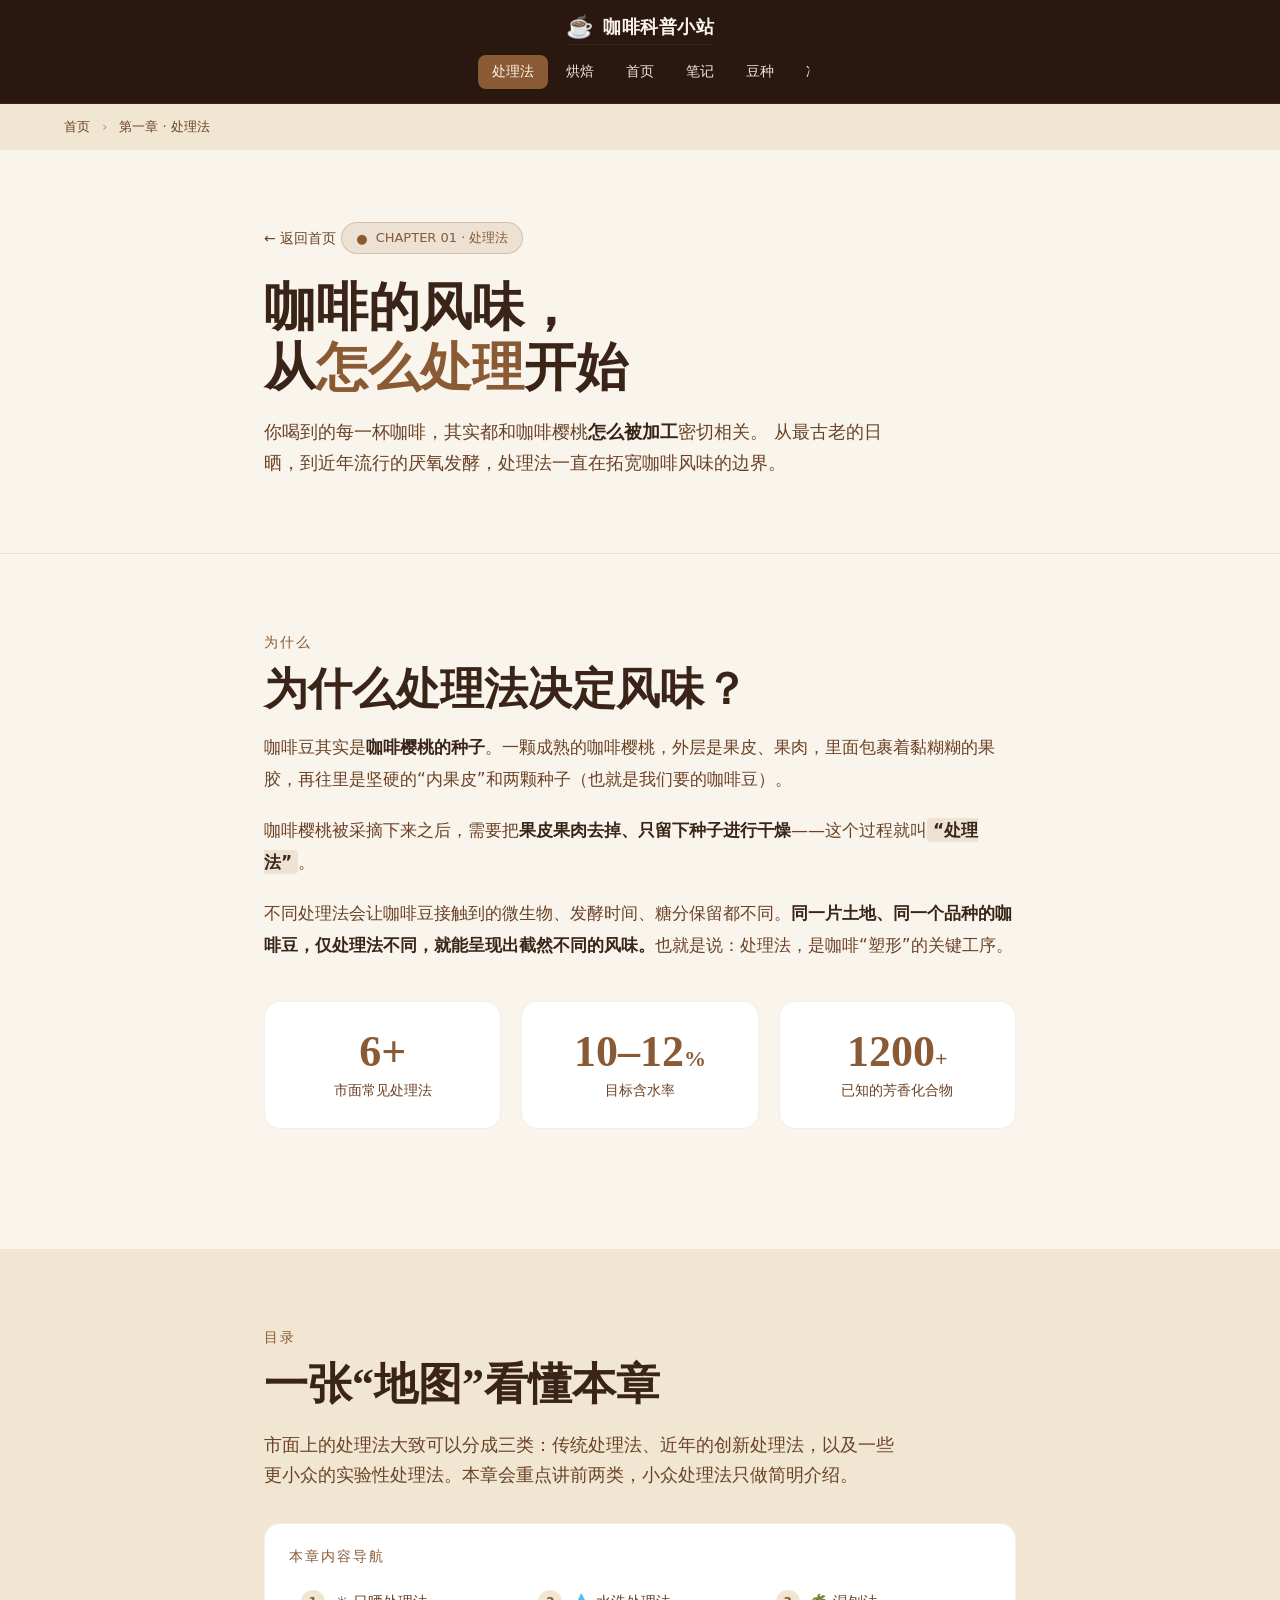
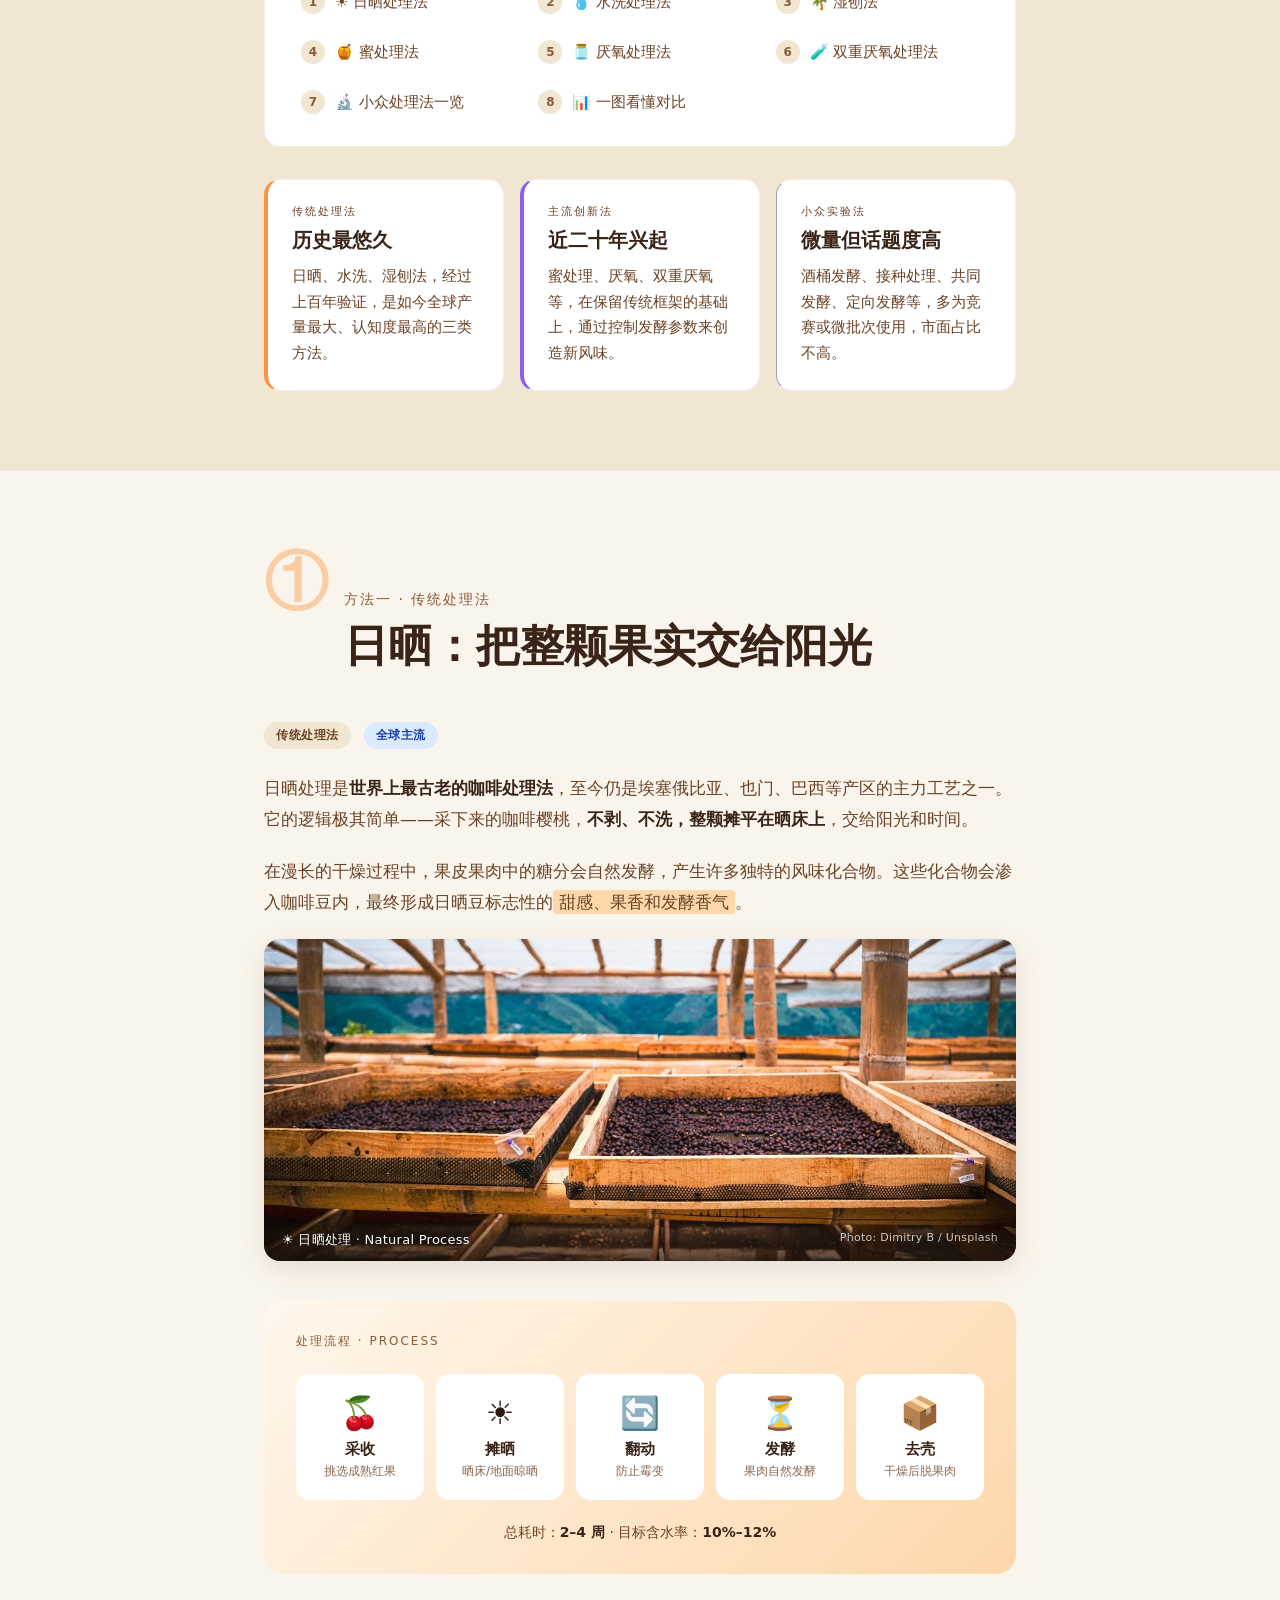
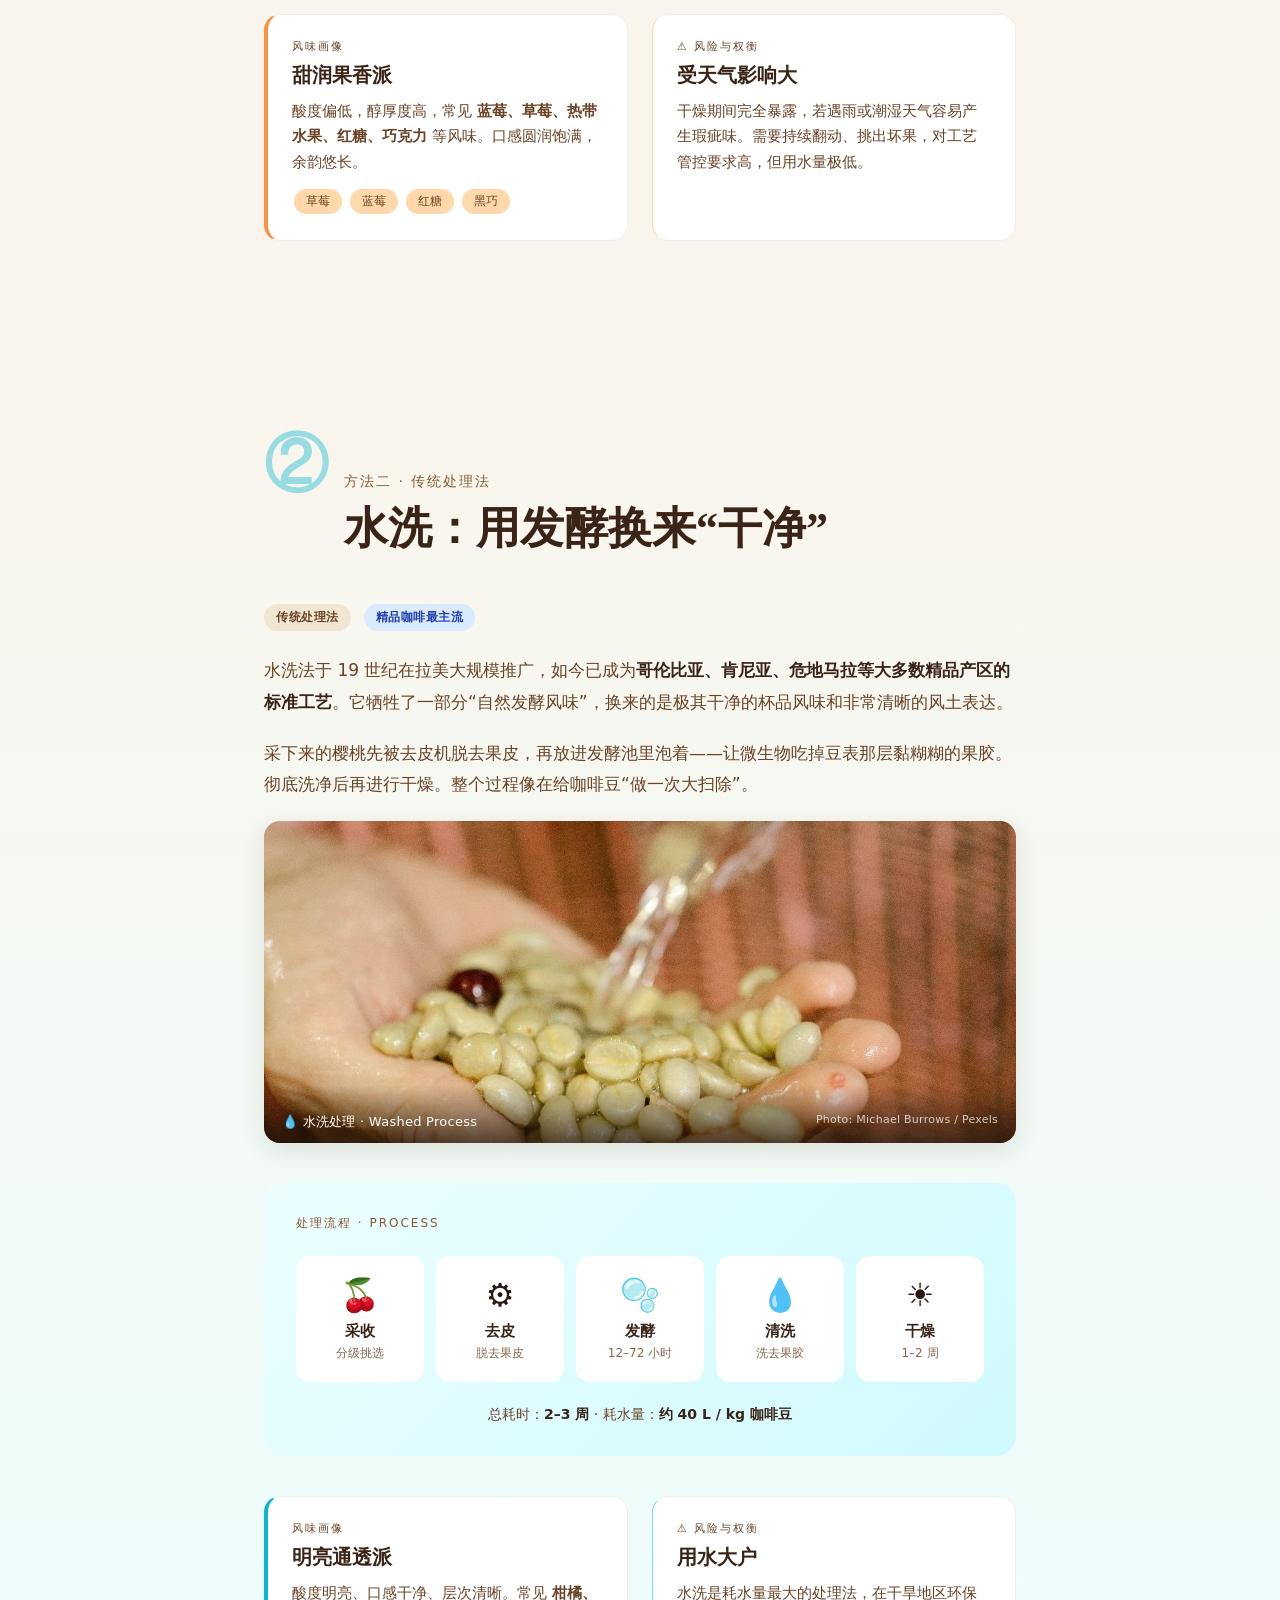
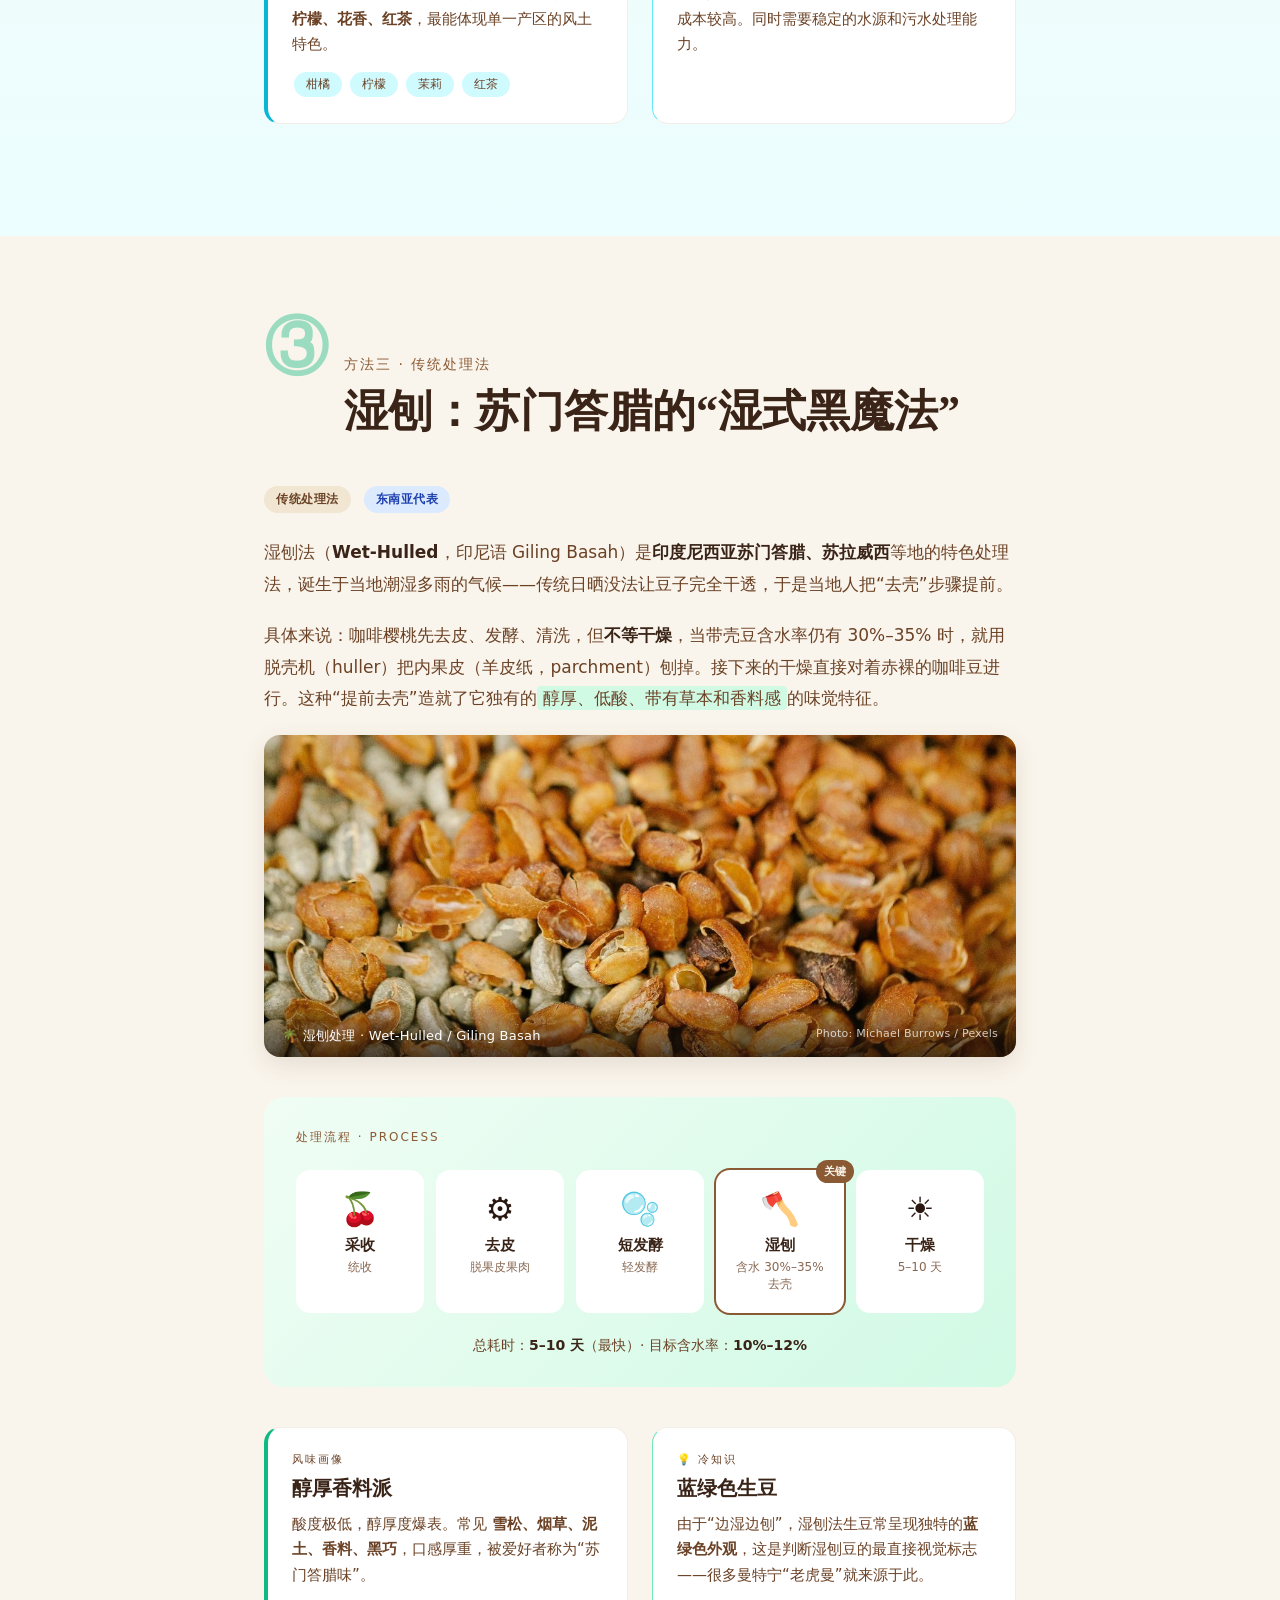
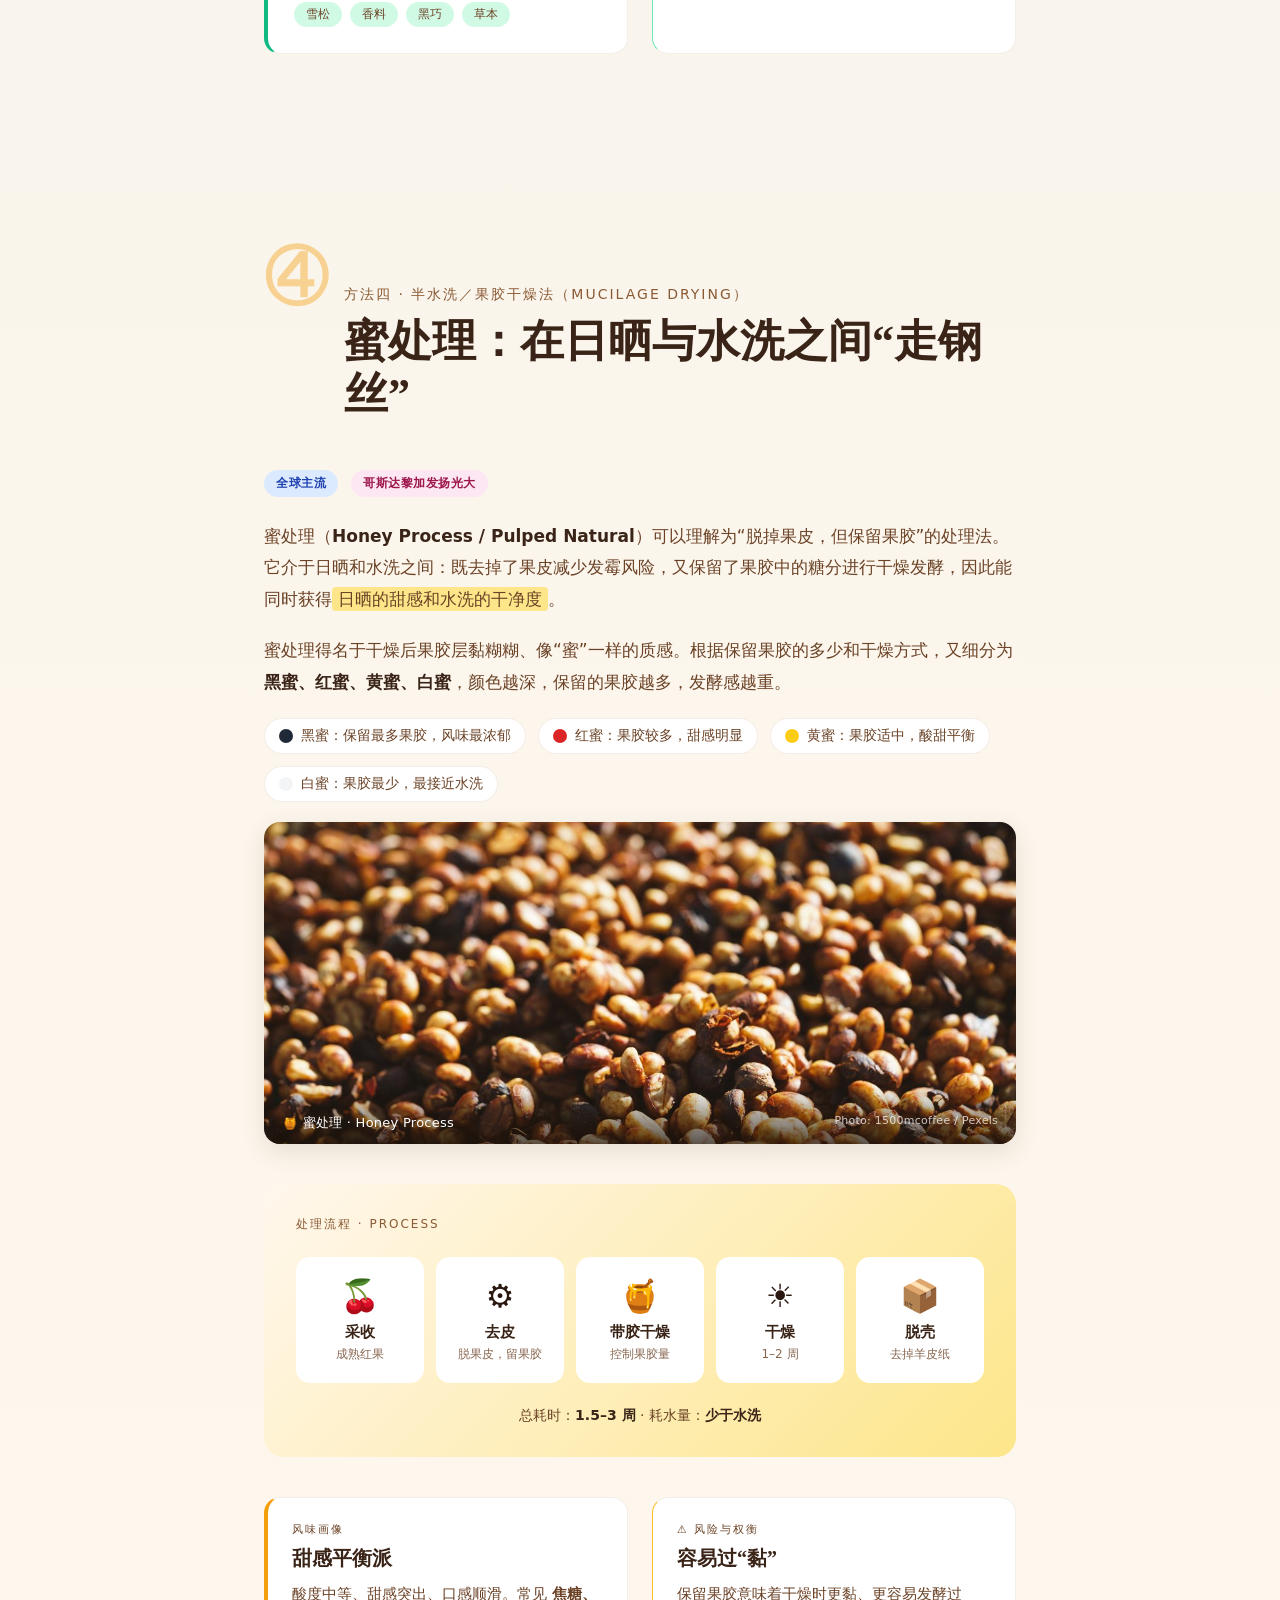
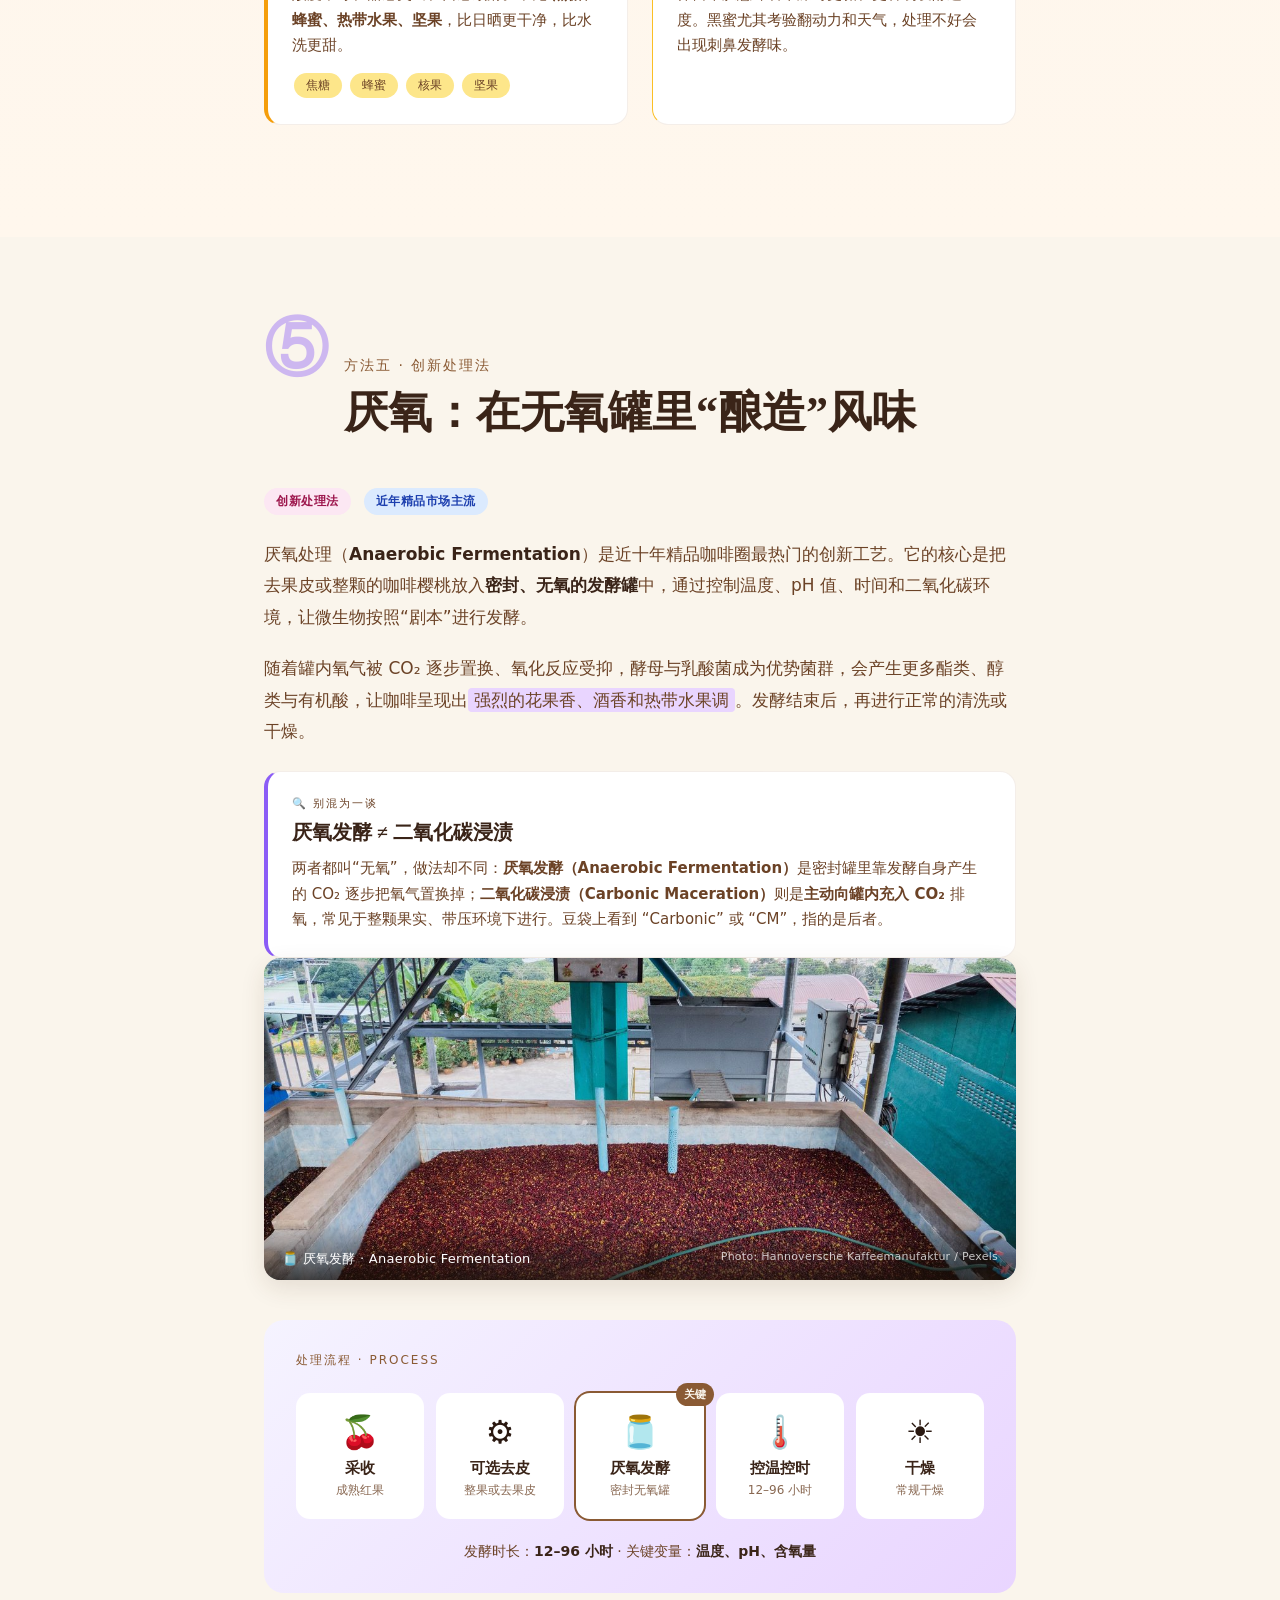
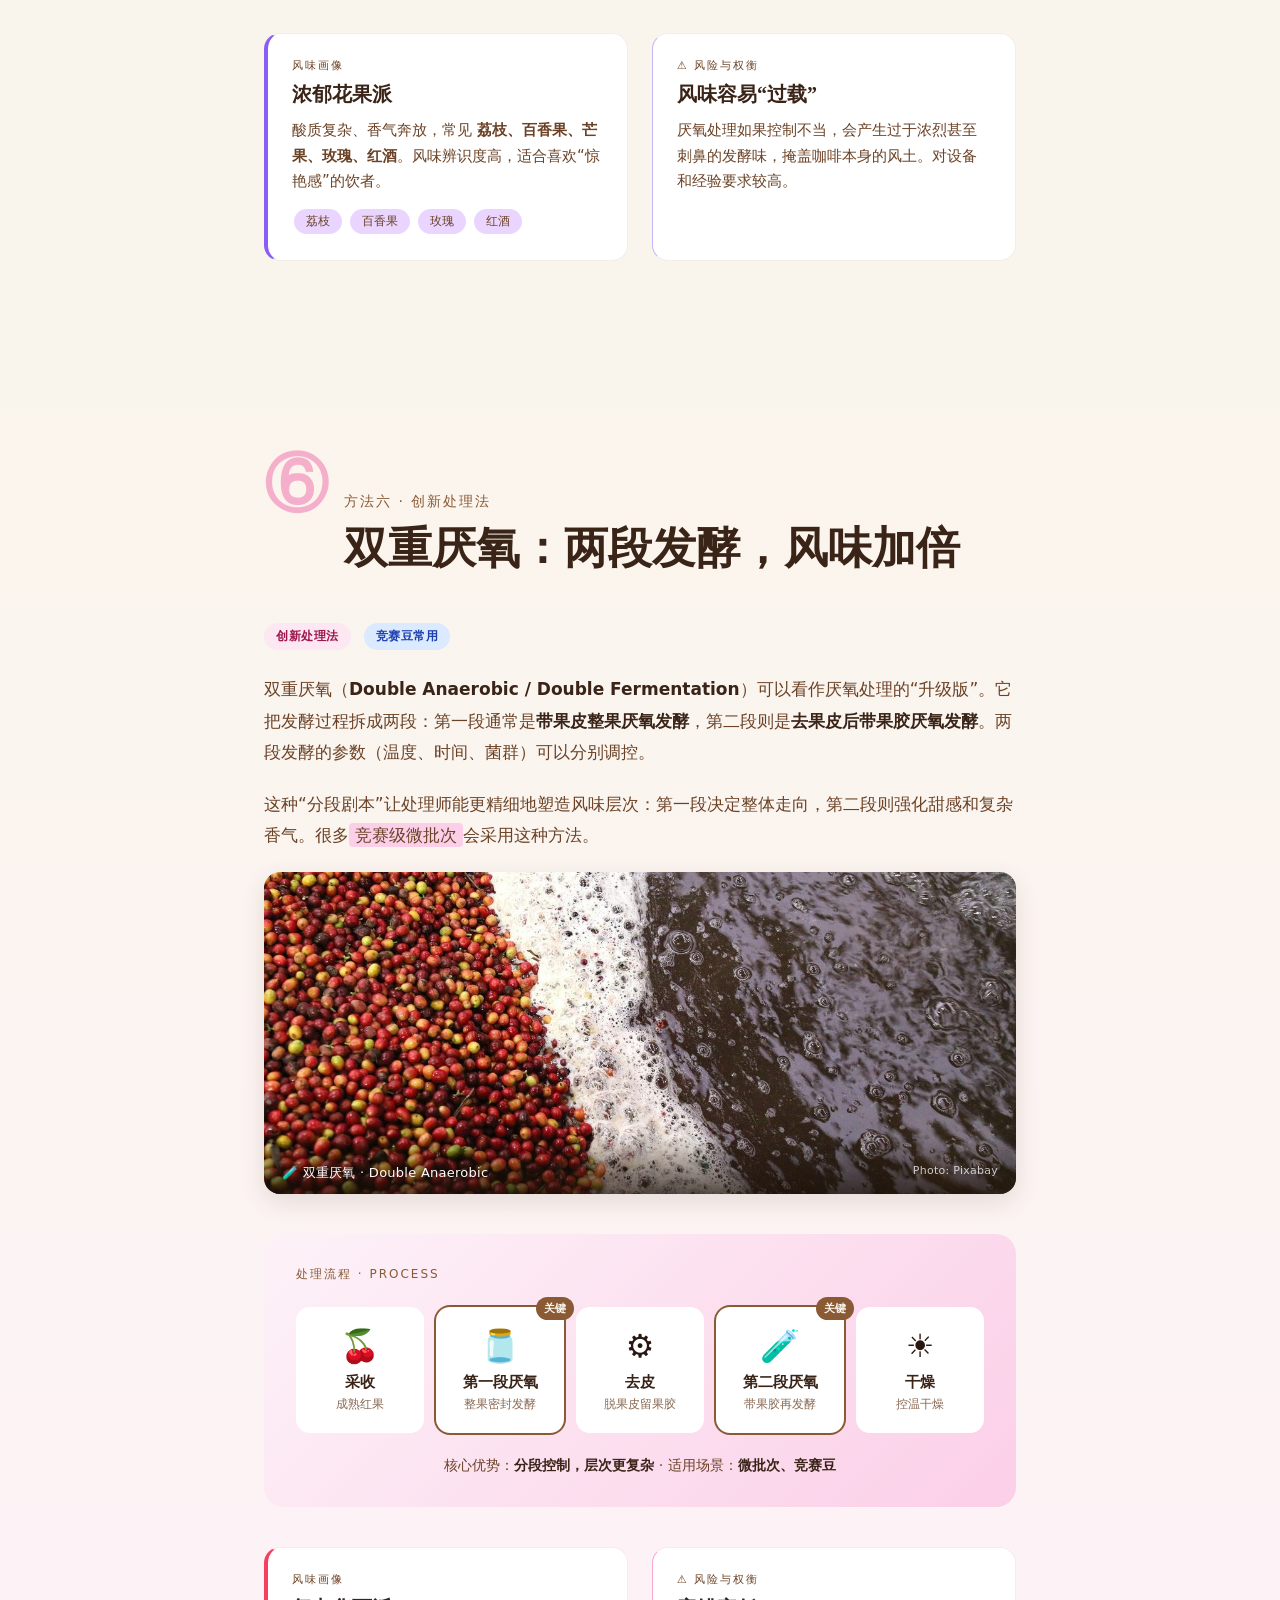
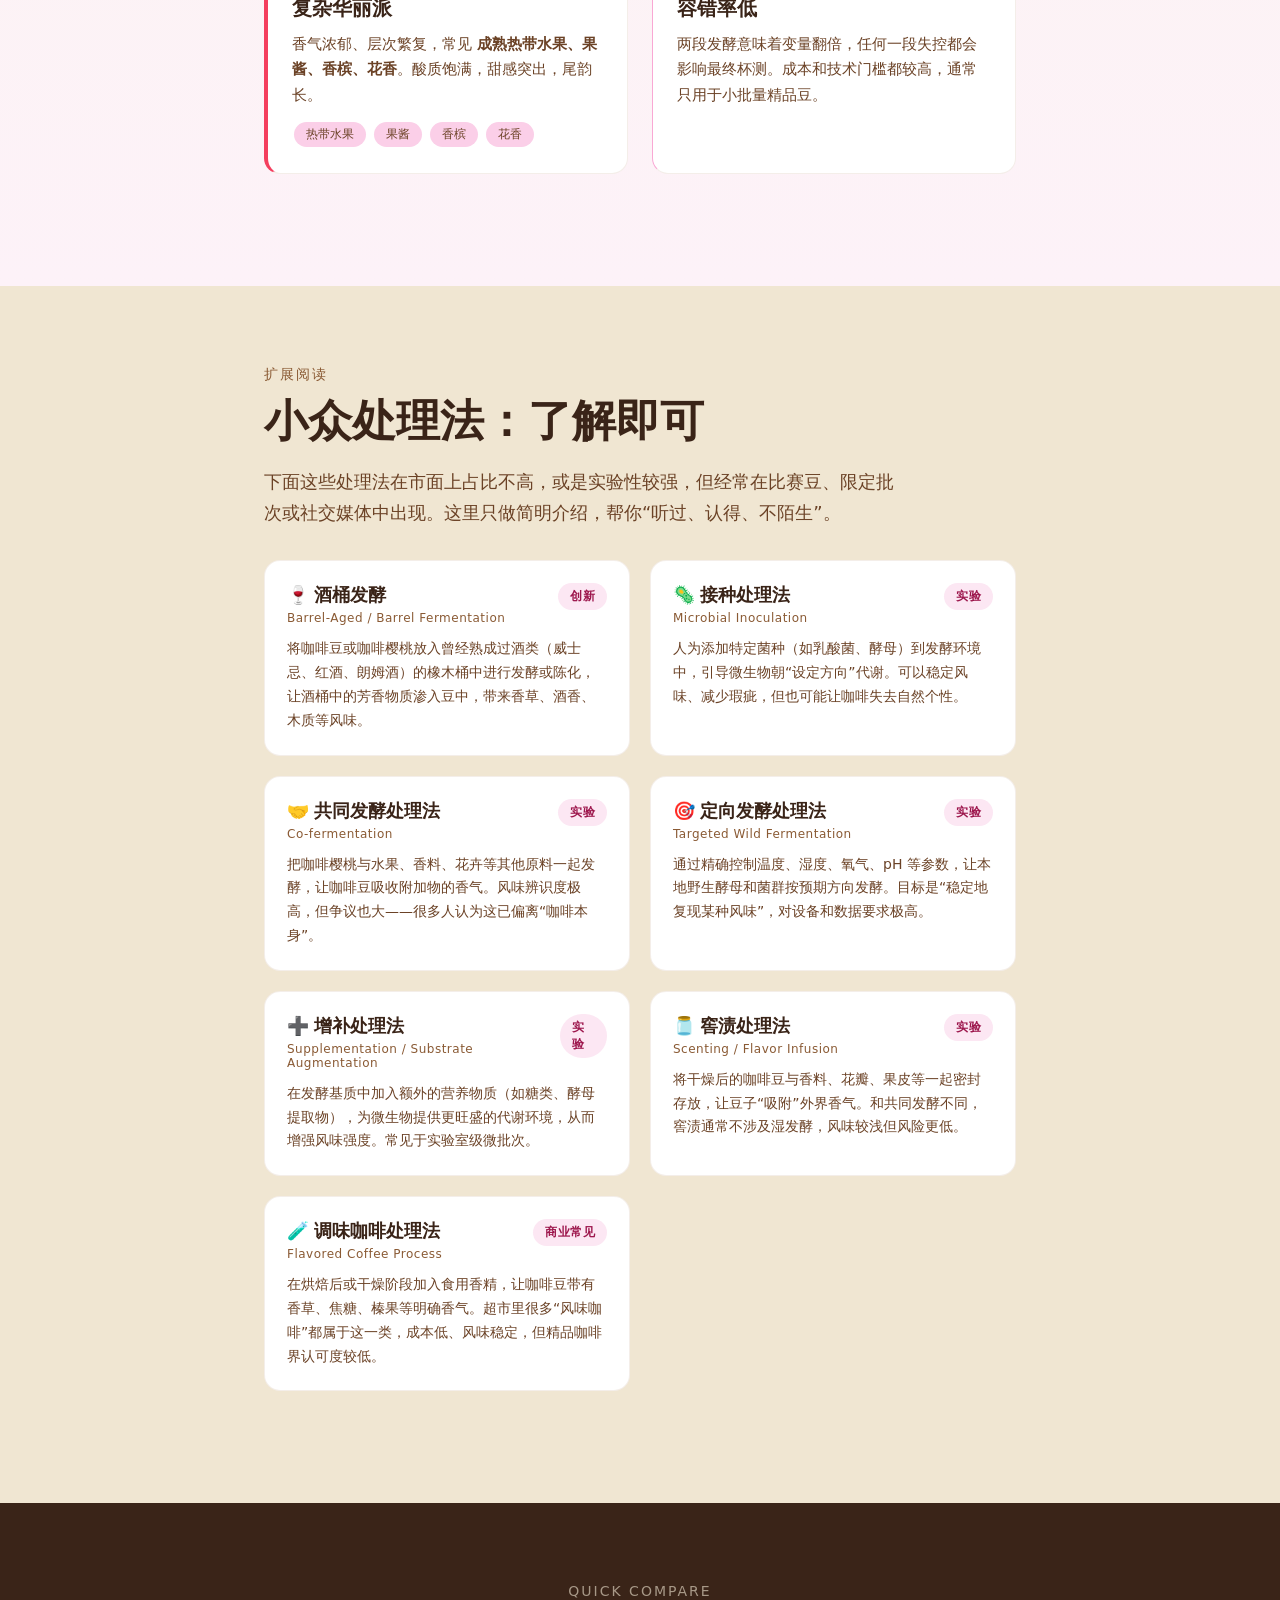
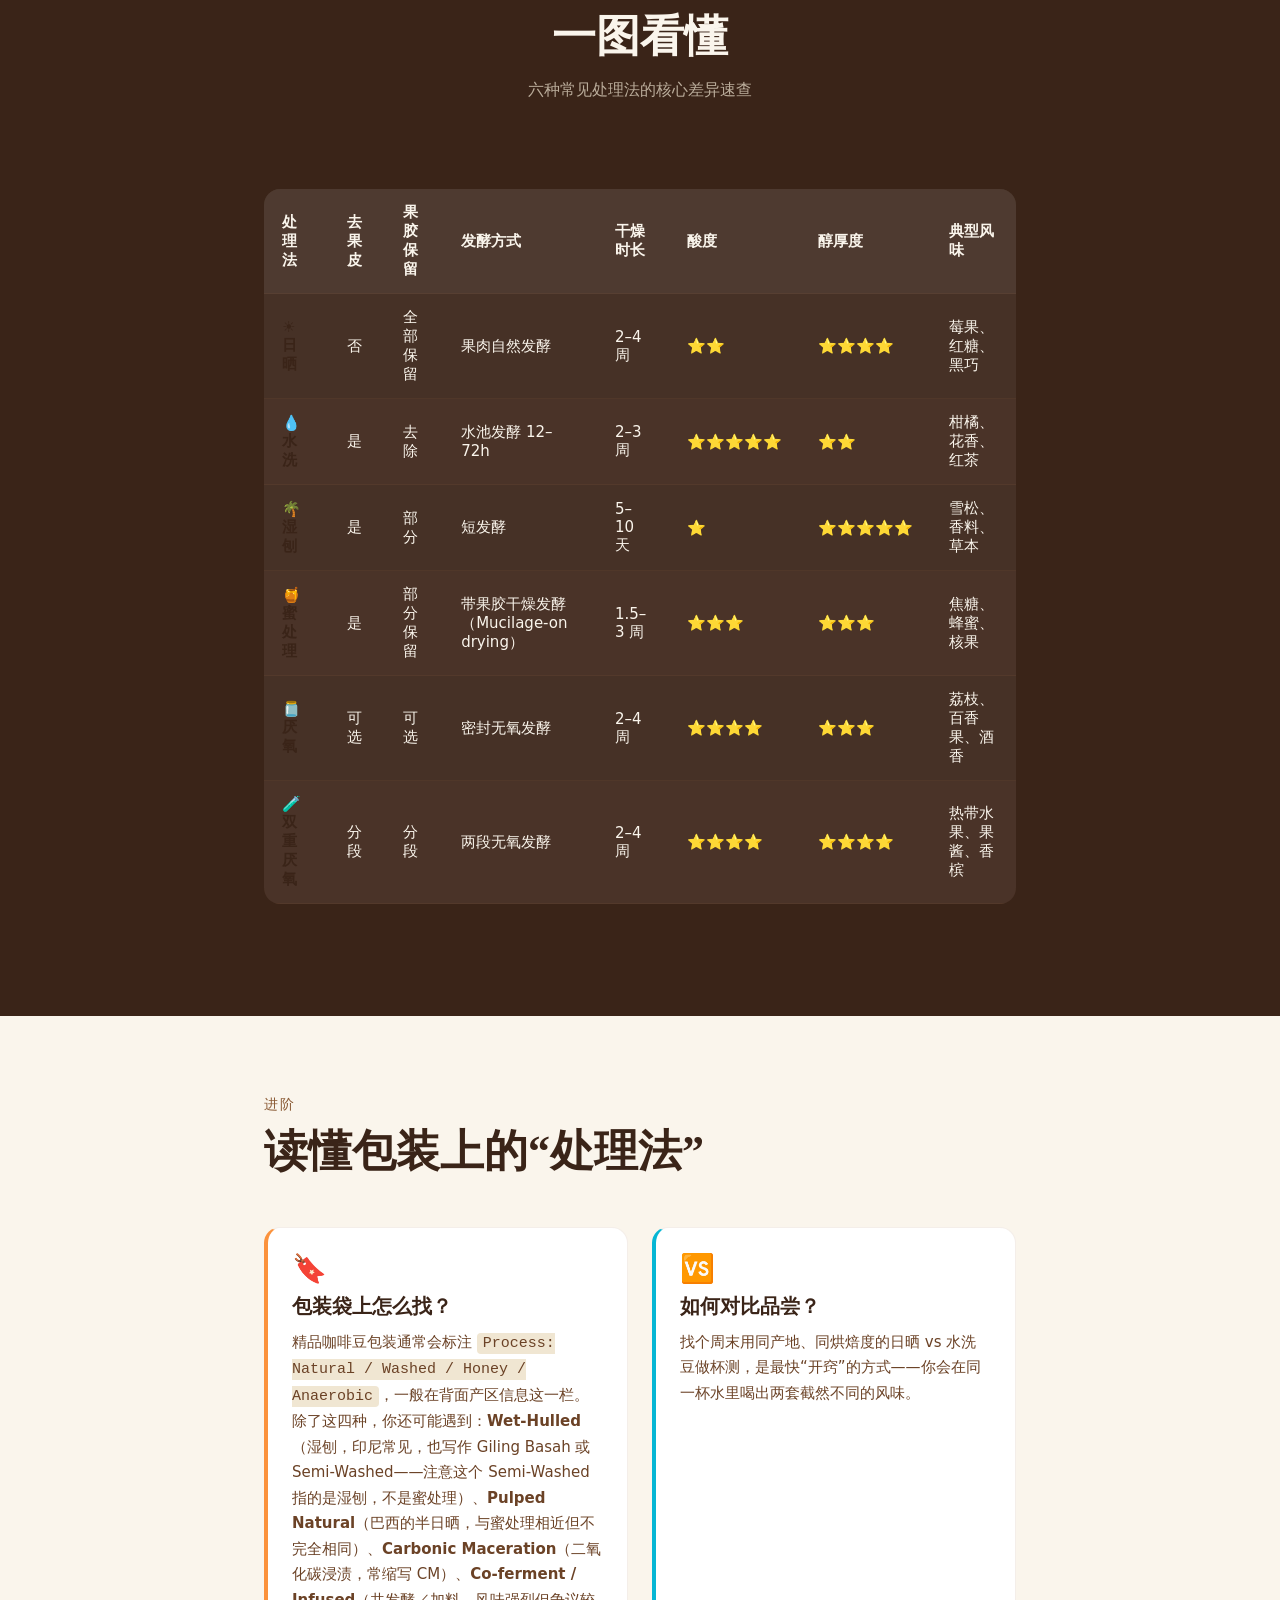
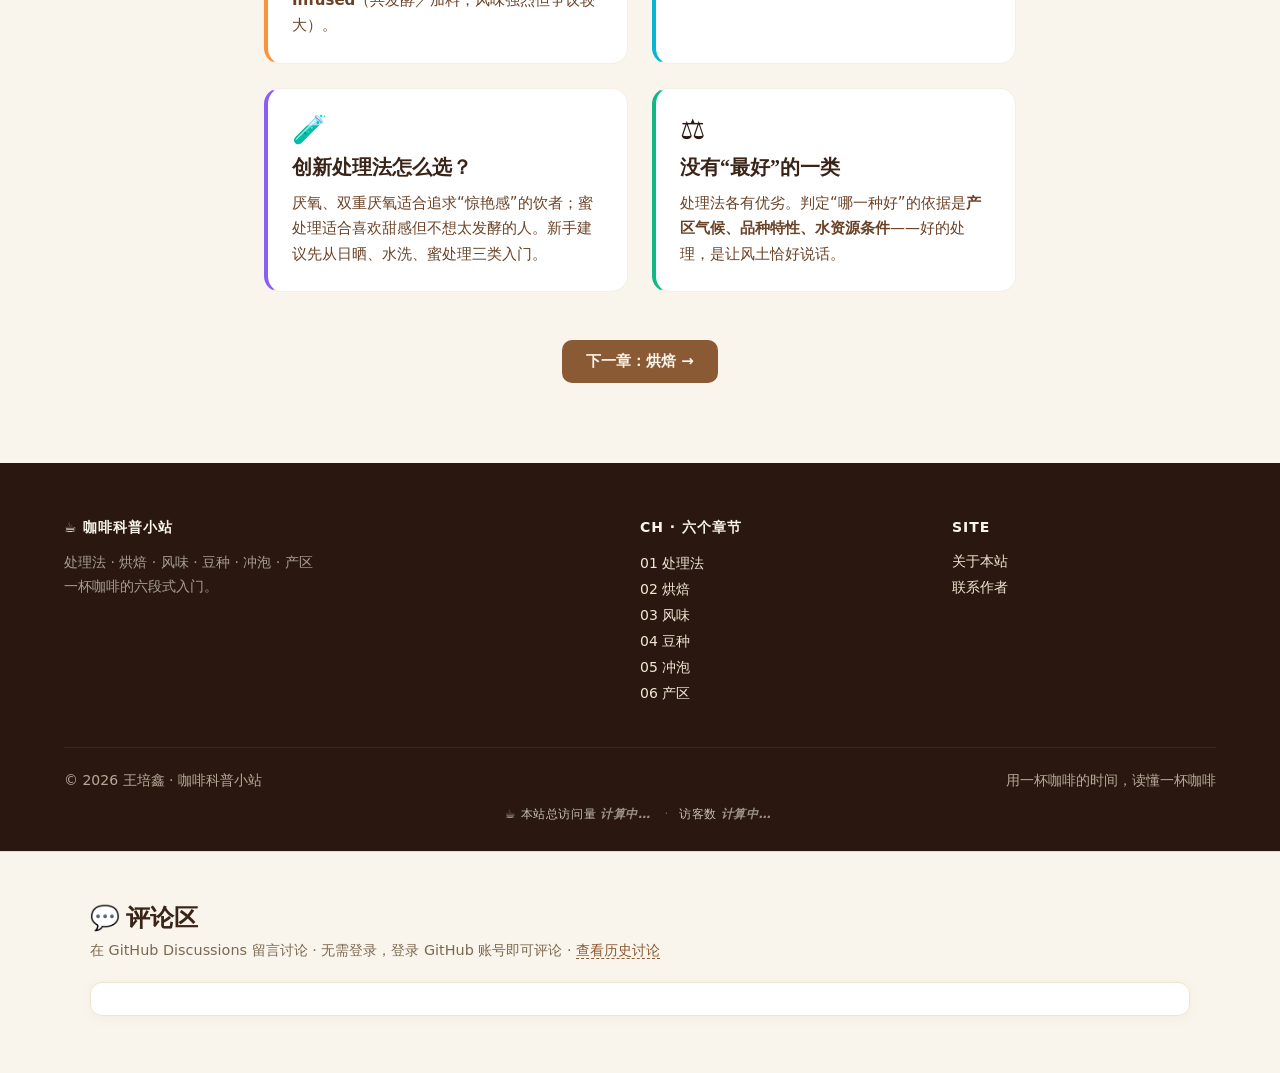
<file: processing.html>
<!DOCTYPE html>
<html lang="zh-CN">
<head>
    <meta charset="UTF-8">
    <meta name="viewport" content="width=device-width, initial-scale=1.0">
    <title>咖啡处理法入门 · 咖啡科普小站</title>
    <meta name="description" content="日晒、水洗、湿刨、蜜处理、厌氧……从传统到创新，系统梳理咖啡处理法的工艺、风味与权衡。">
    <meta property="og:title" content="咖啡处理法入门">
    <meta property="og:description" content="主流与小众处理法对比：日晒 / 水洗 / 湿刨 / 蜜处理 / 厌氧 / 双重厌氧">
    <meta property="og:type" content="article">
    <link rel="canonical" href="https://basiccoffee.cn/processing">
    <meta property="og:url" content="https://basiccoffee.cn/processing">
    <meta property="og:locale" content="zh_CN">
    <meta property="og:site_name" content="咖啡科普小站">
    <meta name="theme-color" content="#3a2418">
    <meta property="og:image" content="https://basiccoffee.cn/assets/img/og-cover.jpg">
    <meta property="og:image:width" content="1200">
    <meta property="og:image:height" content="630">
    <meta property="og:image:alt" content="咖啡科普小站——咖啡处理法入门">
    <meta name="twitter:card" content="summary_large_image">
    <meta name="twitter:title" content="咖啡处理法入门">
    <meta name="twitter:description" content="主流与小众处理法对比：日晒 / 水洗 / 湿刨 / 蜜处理 / 厌氧 / 双重厌氧">
    <meta name="twitter:image" content="https://basiccoffee.cn/assets/img/og-cover.jpg">
    <link rel="icon" href="data:image/svg+xml,%3Csvg xmlns='http://www.w3.org/2000/svg' viewBox='0 0 100 100'%3E%3Ctext y='.9em' font-size='90'%3E☀️%3C/text%3E%3C/svg%3E">
    <link rel="stylesheet" href="assets/style.css?v=2.7">
    <!-- ========== 结构化数据（JSON-LD）========== -->
    <script type="application/ld+json">
    {
        "@context": "https://schema.org",
        "@type": "Article",
        "headline": "咖啡的风味，从怎么处理开始",
        "description": "日晒、水洗、湿刨、蜜处理、厌氧……从传统到创新，系统梳理咖啡处理法的工艺、风味与权衡。",
        "inLanguage": "zh-CN",
        "url": "https://basiccoffee.cn/processing",
        "mainEntityOfPage": {
            "@type": "WebPage",
            "@id": "https://basiccoffee.cn/processing"
        },
        "datePublished": "2026-09-08",
        "dateModified": "2026-10-16",
        "author": {
            "@type": "Person",
            "name": "王培鑫",
            "affiliation": {
                "@type": "CollegeOrUniversity",
                "name": "云南农业大学"
            },
            "hasCredential": [
                {
                    "@type": "EducationalOccupationalCredential",
                    "name": "SCA Q Grader"
                },
                {
                    "@type": "EducationalOccupationalCredential",
                    "name": "SCA 咖啡师技能（中级）"
                }
            ],
            "knowsAbout": [
                "咖啡处理法",
                "咖啡烘焙",
                "咖啡感官评价",
                "咖啡豆种",
                "咖啡冲泡",
                "咖啡产区"
            ]
        },
        "publisher": {
            "@type": "Organization",
            "@id": "https://basiccoffee.cn/#organization"
        },
        "isPartOf": {
            "@type": "WebSite",
            "@id": "https://basiccoffee.cn/#website"
        },
        "image": "https://basiccoffee.cn/assets/img/og-cover.jpg",
        "articleSection": "处理法"
    }
    </script>
    <script type="application/ld+json">
    {
        "@context": "https://schema.org",
        "@type": "BreadcrumbList",
        "itemListElement": [
            {
                "@type": "ListItem",
                "position": 1,
                "name": "首页",
                "item": "https://basiccoffee.cn/"
            },
            {
                "@type": "ListItem",
                "position": 2,
                "name": "处理法",
                "item": "https://basiccoffee.cn/processing"
            }
        ]
    }
    </script>

</head>
<body>


<a class="skip-link" href="#main">跳到主要内容</a>
<!-- ========== 顶部导航 ========== -->
<nav class="site-nav" aria-label="站点导航">
    <div class="nav-inner">
        <a href="index.html" class="brand">
            <span class="brand-icon">☕</span>
            <span>咖啡科普小站</span>
        </a>
                <div class="nav-links">
            <a href="flavor.html" class="nav-link">风味</a>
            <a href="processing.html" class="nav-link active" aria-current="page">处理法</a>
            <a href="roasting.html" class="nav-link">烘焙</a>
            <a href="index.html" class="nav-link">首页</a>
            <a href="/notes" class="nav-link">笔记</a>
            <a href="varieties.html" class="nav-link">豆种</a>
            <a href="brewing.html" class="nav-link">冲泡</a>
            <a href="origins.html" class="nav-link">产区</a>
        </div>
    </div>
</nav>

<main id="main">

<!-- ========== 面包屑 ========== -->
<div class="breadcrumb">
    <div class="container">
        <a href="index.html">首页</a>
        <span class="sep">›</span>
        <span>第一章 · 处理法</span>
    </div>
</div>

<!-- ========== 子页 Hero ========== -->
<header class="sub-hero">
    <div class="container-narrow">
        <a href="index.html" class="back-link">← 返回首页</a>
        <div class="hero-tag">
            <span>●</span><span>CHAPTER 01 · 处理法</span>
        </div>
        <h1>咖啡的风味，<br>从<span style="color: var(--bean-light);">怎么处理</span>开始</h1>
        <p class="lead">
            你喝到的每一杯咖啡，其实都和咖啡樱桃<span style="color: var(--bean-dark); font-weight: 600;">怎么被加工</span>密切相关。
            从最古老的日晒，到近年流行的厌氧发酵，处理法一直在拓宽咖啡风味的边界。
        </p>
    </div>
</header>

<!-- ========== 01 为什么处理法重要 ========== -->
<section class="section">
    <div class="container-narrow">
        <div class="section-eyebrow">为什么</div>
        <h2 class="section-title">为什么处理法决定风味？</h2>

        <div class="prose">
            <p>咖啡豆其实是<strong>咖啡樱桃的种子</strong>。一颗成熟的咖啡樱桃，外层是果皮、果肉，里面包裹着黏糊糊的果胶，再往里是坚硬的“内果皮”和两颗种子（也就是我们要的咖啡豆）。</p>
            <p>咖啡樱桃被采摘下来之后，需要把<strong>果皮果肉去掉、只留下种子进行干燥</strong>——这个过程就叫<span class="highlight">“处理法”</span>。</p>
            <p>不同处理法会让咖啡豆接触到的微生物、发酵时间、糖分保留都不同。<strong>同一片土地、同一个品种的咖啡豆，仅处理法不同，就能呈现出截然不同的风味。</strong>也就是说：处理法，是咖啡“塑形”的关键工序。</p>
        </div>

        <div class="stats-row">
            <div class="stat-card">
                <div class="stat-num">6+</div>
                <div class="stat-label">市面常见处理法</div>
            </div>
            <div class="stat-card">
                <div class="stat-num">10–12<span style="font-size: 22px;">%</span></div>
                <div class="stat-label">目标含水率</div>
            </div>
            <div class="stat-card">
                <div class="stat-num">1200<span style="font-size: 22px;">+</span></div>
                <div class="stat-label">已知的芳香化合物</div>
            </div>
        </div>
    </div>
</section>

<!-- ========== 02 处理法地图 ========== -->
<section class="section" style="background: var(--cream-dark);">
    <div class="container-narrow">
        <div class="section-eyebrow">目录</div>
        <h2 class="section-title">一张“地图”看懂本章</h2>
        <p class="section-subtitle" style="margin-bottom: 32px;">
            市面上的处理法大致可以分成三类：传统处理法、近年的创新处理法，以及一些更小众的实验性处理法。本章会重点讲前两类，小众处理法只做简明介绍。
        </p>

        <div class="toc">
            <div class="toc-title">本章内容导航</div>
            <ul class="toc-list">
                <li><a href="#method-natural"><span class="toc-num">1</span>☀️ 日晒处理法</a></li>
                <li><a href="#method-washed"><span class="toc-num">2</span>💧 水洗处理法</a></li>
                <li><a href="#method-wet-hulled"><span class="toc-num">3</span>🌴 湿刨法</a></li>
                <li><a href="#method-honey"><span class="toc-num">4</span>🍯 蜜处理法</a></li>
                <li><a href="#method-anaerobic"><span class="toc-num">5</span>🫙 厌氧处理法</a></li>
                <li><a href="#method-double-anaerobic"><span class="toc-num">6</span>🧪 双重厌氧处理法</a></li>
                <li><a href="#niche-methods"><span class="toc-num">7</span>🔬 小众处理法一览</a></li>
                <li><a href="#quick-compare"><span class="toc-num">8</span>📊 一图看懂对比</a></li>
            </ul>
        </div>

        <div class="grid md:grid-cols-3 gap-4 mt-8">
            <div class="info-card accent-orange">
                <div class="info-label">传统处理法</div>
                <h3>历史最悠久</h3>
                <p>日晒、水洗、湿刨法，经过上百年验证，是如今全球产量最大、认知度最高的三类方法。</p>
            </div>
            <div class="info-card accent-violet">
                <div class="info-label">主流创新法</div>
                <h3>近二十年兴起</h3>
                <p>蜜处理、厌氧、双重厌氧等，在保留传统框架的基础上，通过控制发酵参数来创造新风味。</p>
            </div>
            <div class="info-card" style="border-left-color: #94a3b8;">
                <div class="info-label">小众实验法</div>
                <h3>微量但话题度高</h3>
                <p>酒桶发酵、接种处理、共同发酵、定向发酵等，多为竞赛或微批次使用，市面占比不高。</p>
            </div>
        </div>
    </div>
</section>

<!-- ========== 03 日晒详解 ========== -->
<section class="section" id="method-natural">
    <div class="container-narrow">
        <div style="display: flex; align-items: baseline; gap: 16px; margin-bottom: 32px;">
            <span style="color: #fb923c; font-size: 64px; font-family: Georgia, serif; font-weight: 700; opacity: 0.4; line-height: 1;">①</span>
            <div>
                <div class="section-eyebrow">方法一 · 传统处理法</div>
                <h2 class="section-title">日晒：把整颗果实交给阳光</h2>
            </div>
        </div>

        <div style="margin-bottom: 24px;">
            <span class="method-badge badge-traditional">传统处理法</span>
            <span class="method-badge badge-mainstream" style="margin-left: 8px;">全球主流</span>
        </div>

        <div class="prose">
            <p>日晒处理是<strong>世界上最古老的咖啡处理法</strong>，至今仍是埃塞俄比亚、也门、巴西等产区的主力工艺之一。它的逻辑极其简单——采下来的咖啡樱桃，<strong>不剥、不洗，整颗摊平在晒床上</strong>，交给阳光和时间。</p>
            <p>在漫长的干燥过程中，果皮果肉中的糖分会自然发酵，产生许多独特的风味化合物。这些化合物会渗入咖啡豆内，最终形成日晒豆标志性的<span style="background: #fed7aa; padding: 2px 6px; border-radius: 4px;">甜感、果香和发酵香气</span>。</p>
        </div>

        <figure class="method-figure">
            <img src="assets/img/proc-natural.jpg" alt="日晒处理：咖啡整果在晾晒床上摊开干燥" loading="lazy" onerror="this.closest('figure').style.display='none'">
            <figcaption>☀️ 日晒处理 · Natural Process<span class="fig-credit">Photo: Dimitry B / Unsplash</span></figcaption>
        </figure>

        <div class="process-flow" style="background: linear-gradient(135deg, #fff7ed, #fed7aa);">
            <div class="flow-title">处理流程 · PROCESS</div>
            <div class="process-grid">
                <div class="process-step"><div class="step-icon">🍒</div><div class="step-name">采收</div><div class="step-note">挑选成熟红果</div></div>
                <div class="process-step"><div class="step-icon">☀️</div><div class="step-name">摊晒</div><div class="step-note">晒床/地面晾晒</div></div>
                <div class="process-step"><div class="step-icon">🔄</div><div class="step-name">翻动</div><div class="step-note">防止霉变</div></div>
                <div class="process-step"><div class="step-icon">⏳</div><div class="step-name">发酵</div><div class="step-note">果肉自然发酵</div></div>
                <div class="process-step"><div class="step-icon">📦</div><div class="step-name">去壳</div><div class="step-note">干燥后脱果肉</div></div>
            </div>
            <div class="flow-footer">总耗时：<strong>2–4 周</strong> · 目标含水率：<strong>10%–12%</strong></div>
        </div>

        <div class="info-pair">
            <div class="info-card accent-orange">
                <div class="info-label">风味画像</div>
                <h3>甜润果香派</h3>
                <p>酸度偏低，醇厚度高，常见 <strong>蓝莓、草莓、热带水果、红糖、巧克力</strong> 等风味。口感圆润饱满，余韵悠长。</p>
                <div class="tags">
                    <span class="tag" style="background: #fed7aa;">草莓</span>
                    <span class="tag" style="background: #fed7aa;">蓝莓</span>
                    <span class="tag" style="background: #fed7aa;">红糖</span>
                    <span class="tag" style="background: #fed7aa;">黑巧</span>
                </div>
            </div>
            <div class="info-card" style="border-left-color: #fed7aa;">
                <div class="info-label">⚠️ 风险与权衡</div>
                <h3>受天气影响大</h3>
                <p>干燥期间完全暴露，若遇雨或潮湿天气容易产生瑕疵味。需要持续翻动、挑出坏果，对工艺管控要求高，但用水量极低。</p>
            </div>
        </div>
    </div>
</section>

<!-- ========== 04 水洗详解 ========== -->
<section class="section" id="method-washed" style="background: linear-gradient(180deg, var(--cream) 0%, #ecfeff 100%);">
    <div class="container-narrow">
        <div style="display: flex; align-items: baseline; gap: 16px; margin-bottom: 32px;">
            <span style="color: #06b6d4; font-size: 64px; font-family: Georgia, serif; font-weight: 700; opacity: 0.4; line-height: 1;">②</span>
            <div>
                <div class="section-eyebrow">方法二 · 传统处理法</div>
                <h2 class="section-title">水洗：用发酵换来“干净”</h2>
            </div>
        </div>

        <div style="margin-bottom: 24px;">
            <span class="method-badge badge-traditional">传统处理法</span>
            <span class="method-badge badge-mainstream" style="margin-left: 8px;">精品咖啡最主流</span>
        </div>

        <div class="prose">
            <p>水洗法于 19 世纪在拉美大规模推广，如今已成为<strong>哥伦比亚、肯尼亚、危地马拉等大多数精品产区的标准工艺</strong>。它牺牲了一部分“自然发酵风味”，换来的是极其干净的杯品风味和非常清晰的风土表达。</p>
            <p>采下来的樱桃先被去皮机脱去果皮，再放进发酵池里泡着——让微生物吃掉豆表那层黏糊糊的果胶。彻底洗净后再进行干燥。整个过程像在给咖啡豆“做一次大扫除”。</p>
        </div>

        <figure class="method-figure">
            <img src="assets/img/proc-washed.jpg" alt="水洗处理：清水冲洗羊皮纸咖啡豆" loading="lazy" onerror="this.closest('figure').style.display='none'">
            <figcaption>💧 水洗处理 · Washed Process<span class="fig-credit">Photo: Michael Burrows / Pexels</span></figcaption>
        </figure>

        <div class="process-flow" style="background: linear-gradient(135deg, #ecfeff, #cffafe);">
            <div class="flow-title">处理流程 · PROCESS</div>
            <div class="process-grid">
                <div class="process-step"><div class="step-icon">🍒</div><div class="step-name">采收</div><div class="step-note">分级挑选</div></div>
                <div class="process-step"><div class="step-icon">⚙️</div><div class="step-name">去皮</div><div class="step-note">脱去果皮</div></div>
                <div class="process-step"><div class="step-icon">🫧</div><div class="step-name">发酵</div><div class="step-note">12–72 小时</div></div>
                <div class="process-step"><div class="step-icon">💧</div><div class="step-name">清洗</div><div class="step-note">洗去果胶</div></div>
                <div class="process-step"><div class="step-icon">☀️</div><div class="step-name">干燥</div><div class="step-note">1–2 周</div></div>
            </div>
            <div class="flow-footer">总耗时：<strong>2–3 周</strong> · 耗水量：<strong>约 40 L / kg 咖啡豆</strong></div>
        </div>

        <div class="info-pair">
            <div class="info-card accent-blue">
                <div class="info-label">风味画像</div>
                <h3>明亮通透派</h3>
                <p>酸度明亮、口感干净、层次清晰。常见 <strong>柑橘、柠檬、花香、红茶</strong>，最能体现单一产区的风土特色。</p>
                <div class="tags">
                    <span class="tag" style="background: #cffafe;">柑橘</span>
                    <span class="tag" style="background: #cffafe;">柠檬</span>
                    <span class="tag" style="background: #cffafe;">茉莉</span>
                    <span class="tag" style="background: #cffafe;">红茶</span>
                </div>
            </div>
            <div class="info-card" style="border-left-color: #67e8f9;">
                <div class="info-label">⚠️ 风险与权衡</div>
                <h3>用水大户</h3>
                <p>水洗是耗水量最大的处理法，在干旱地区环保成本较高。同时需要稳定的水源和污水处理能力。</p>
            </div>
        </div>
    </div>
</section>

<!-- ========== 05 湿刨详解 ========== -->
<section class="section" id="method-wet-hulled">
    <div class="container-narrow">
        <div style="display: flex; align-items: baseline; gap: 16px; margin-bottom: 32px;">
            <span style="color: #10b981; font-size: 64px; font-family: Georgia, serif; font-weight: 700; opacity: 0.4; line-height: 1;">③</span>
            <div>
                <div class="section-eyebrow">方法三 · 传统处理法</div>
                <h2 class="section-title">湿刨：苏门答腊的“湿式黑魔法”</h2>
            </div>
        </div>

        <div style="margin-bottom: 24px;">
            <span class="method-badge badge-traditional">传统处理法</span>
            <span class="method-badge badge-mainstream" style="margin-left: 8px;">东南亚代表</span>
        </div>

        <div class="prose">
            <p>湿刨法（<strong>Wet-Hulled</strong>，印尼语 Giling Basah）是<strong>印度尼西亚苏门答腊、苏拉威西</strong>等地的特色处理法，诞生于当地潮湿多雨的气候——传统日晒没法让豆子完全干透，于是当地人把“去壳”步骤提前。</p>
            <p>具体来说：咖啡樱桃先去皮、发酵、清洗，但<strong>不等干燥</strong>，当带壳豆含水率仍有 30%–35% 时，就用脱壳机（huller）把内果皮（羊皮纸，parchment）刨掉。接下来的干燥直接对着赤裸的咖啡豆进行。这种“提前去壳”造就了它独有的<span style="background: #d1fae5; padding: 2px 6px; border-radius: 4px;">醇厚、低酸、带有草本和香料感</span>的味觉特征。</p>
        </div>

        <figure class="method-figure">
            <img src="assets/img/proc-wet-hulled.jpg" alt="湿刨处理：带羊皮纸壳的咖啡生豆与干壳混合" loading="lazy" onerror="this.closest('figure').style.display='none'">
            <figcaption>🌴 湿刨处理 · Wet-Hulled / Giling Basah<span class="fig-credit">Photo: Michael Burrows / Pexels</span></figcaption>
        </figure>

        <div class="process-flow" style="background: linear-gradient(135deg, #f0fdf4, #d1fae5);">
            <div class="flow-title">处理流程 · PROCESS</div>
            <div class="process-grid">
                <div class="process-step"><div class="step-icon">🍒</div><div class="step-name">采收</div><div class="step-note">统收</div></div>
                <div class="process-step"><div class="step-icon">⚙️</div><div class="step-name">去皮</div><div class="step-note">脱果皮果肉</div></div>
                <div class="process-step"><div class="step-icon">🫧</div><div class="step-name">短发酵</div><div class="step-note">轻发酵</div></div>
                <div class="process-step highlight-step"><div class="step-icon">🪓</div><div class="step-name">湿刨</div><div class="step-note">含水 30%–35% 去壳</div></div>
                <div class="process-step"><div class="step-icon">☀️</div><div class="step-name">干燥</div><div class="step-note">5–10 天</div></div>
            </div>
            <div class="flow-footer">总耗时：<strong>5–10 天</strong>（最快）· 目标含水率：<strong>10%–12%</strong></div>
        </div>

        <div class="info-pair">
            <div class="info-card accent-emerald">
                <div class="info-label">风味画像</div>
                <h3>醇厚香料派</h3>
                <p>酸度极低，醇厚度爆表。常见 <strong>雪松、烟草、泥土、香料、黑巧</strong>，口感厚重，被爱好者称为“苏门答腊味”。</p>
                <div class="tags">
                    <span class="tag" style="background: #d1fae5;">雪松</span>
                    <span class="tag" style="background: #d1fae5;">香料</span>
                    <span class="tag" style="background: #d1fae5;">黑巧</span>
                    <span class="tag" style="background: #d1fae5;">草本</span>
                </div>
            </div>
            <div class="info-card" style="border-left-color: #6ee7b7;">
                <div class="info-label">💡 冷知识</div>
                <h3>蓝绿色生豆</h3>
                <p>由于“边湿边刨”，湿刨法生豆常呈现独特的<strong>蓝绿色外观</strong>，这是判断湿刨豆的最直接视觉标志——很多曼特宁“老虎曼”就来源于此。</p>
            </div>
        </div>
    </div>
</section>

<!-- ========== 06 蜜处理详解 ========== -->
<section class="section" id="method-honey" style="background: linear-gradient(180deg, var(--cream) 0%, #fff7ed 100%);">
    <div class="container-narrow">
        <div style="display: flex; align-items: baseline; gap: 16px; margin-bottom: 32px;">
            <span style="color: #f59e0b; font-size: 64px; font-family: Georgia, serif; font-weight: 700; opacity: 0.4; line-height: 1;">④</span>
            <div>
                <div class="section-eyebrow">方法四 · 半水洗／果胶干燥法（Mucilage Drying）</div>
                <h2 class="section-title">蜜处理：在日晒与水洗之间“走钢丝”</h2>
            </div>
        </div>

        <div style="margin-bottom: 24px;">
            <span class="method-badge badge-mainstream">全球主流</span>
            <span class="method-badge badge-innovation" style="margin-left: 8px;">哥斯达黎加发扬光大</span>
        </div>

        <div class="prose">
            <p>蜜处理（<strong>Honey Process / Pulped Natural</strong>）可以理解为“脱掉果皮，但保留果胶”的处理法。它介于日晒和水洗之间：既去掉了果皮减少发霉风险，又保留了果胶中的糖分进行干燥发酵，因此能同时获得<span style="background: #fde68a; padding: 2px 6px; border-radius: 4px;">日晒的甜感和水洗的干净度</span>。</p>
            <p>蜜处理得名于干燥后果胶层黏糊糊、像“蜜”一样的质感。根据保留果胶的多少和干燥方式，又细分为<strong>黑蜜、红蜜、黄蜜、白蜜</strong>，颜色越深，保留的果胶越多，发酵感越重。</p>
        </div>

        <div class="honey-legend">
            <div class="honey-item"><span class="honey-dot" style="background: #1f2937;"></span>黑蜜：保留最多果胶，风味最浓郁</div>
            <div class="honey-item"><span class="honey-dot" style="background: #dc2626;"></span>红蜜：果胶较多，甜感明显</div>
            <div class="honey-item"><span class="honey-dot" style="background: #facc15;"></span>黄蜜：果胶适中，酸甜平衡</div>
            <div class="honey-item"><span class="honey-dot" style="background: #f3f4f6;"></span>白蜜：果胶最少，最接近水洗</div>
        </div>

        <figure class="method-figure">
            <img src="assets/img/proc-honey.jpg" alt="蜜处理：带果胶的咖啡豆在阳光下干燥" loading="lazy" onerror="this.closest('figure').style.display='none'">
            <figcaption>🍯 蜜处理 · Honey Process<span class="fig-credit">Photo: 1500mcoffee / Pexels</span></figcaption>
        </figure>

        <div class="process-flow" style="background: linear-gradient(135deg, #fff7ed, #fde68a);">
            <div class="flow-title">处理流程 · PROCESS</div>
            <div class="process-grid">
                <div class="process-step"><div class="step-icon">🍒</div><div class="step-name">采收</div><div class="step-note">成熟红果</div></div>
                <div class="process-step"><div class="step-icon">⚙️</div><div class="step-name">去皮</div><div class="step-note">脱果皮，留果胶</div></div>
                <div class="process-step"><div class="step-icon">🍯</div><div class="step-name">带胶干燥</div><div class="step-note">控制果胶量</div></div>
                <div class="process-step"><div class="step-icon">☀️</div><div class="step-name">干燥</div><div class="step-note">1–2 周</div></div>
                <div class="process-step"><div class="step-icon">📦</div><div class="step-name">脱壳</div><div class="step-note">去掉羊皮纸</div></div>
            </div>
            <div class="flow-footer">总耗时：<strong>1.5–3 周</strong> · 耗水量：<strong>少于水洗</strong></div>
        </div>

        <div class="info-pair">
            <div class="info-card accent-orange" style="border-left-color: #f59e0b;">
                <div class="info-label">风味画像</div>
                <h3>甜感平衡派</h3>
                <p>酸度中等、甜感突出、口感顺滑。常见 <strong>焦糖、蜂蜜、热带水果、坚果</strong>，比日晒更干净，比水洗更甜。</p>
                <div class="tags">
                    <span class="tag" style="background: #fde68a;">焦糖</span>
                    <span class="tag" style="background: #fde68a;">蜂蜜</span>
                    <span class="tag" style="background: #fde68a;">核果</span>
                    <span class="tag" style="background: #fde68a;">坚果</span>
                </div>
            </div>
            <div class="info-card" style="border-left-color: #fbbf24;">
                <div class="info-label">⚠️ 风险与权衡</div>
                <h3>容易过“黏”</h3>
                <p>保留果胶意味着干燥时更黏、更容易发酵过度。黑蜜尤其考验翻动力和天气，处理不好会出现刺鼻发酵味。</p>
            </div>
        </div>
    </div>
</section>

<!-- ========== 07 厌氧详解 ========== -->
<section class="section" id="method-anaerobic">
    <div class="container-narrow">
        <div style="display: flex; align-items: baseline; gap: 16px; margin-bottom: 32px;">
            <span style="color: #8b5cf6; font-size: 64px; font-family: Georgia, serif; font-weight: 700; opacity: 0.4; line-height: 1;">⑤</span>
            <div>
                <div class="section-eyebrow">方法五 · 创新处理法</div>
                <h2 class="section-title">厌氧：在无氧罐里“酿造”风味</h2>
            </div>
        </div>

        <div style="margin-bottom: 24px;">
            <span class="method-badge badge-innovation">创新处理法</span>
            <span class="method-badge badge-mainstream" style="margin-left: 8px;">近年精品市场主流</span>
        </div>

        <div class="prose">
            <p>厌氧处理（<strong>Anaerobic Fermentation</strong>）是近十年精品咖啡圈最热门的创新工艺。它的核心是把去果皮或整颗的咖啡樱桃放入<strong>密封、无氧的发酵罐</strong>中，通过控制温度、pH 值、时间和二氧化碳环境，让微生物按照“剧本”进行发酵。</p>
            <p>随着罐内氧气被 CO₂ 逐步置换、氧化反应受抑，酵母与乳酸菌成为优势菌群，会产生更多酯类、醇类与有机酸，让咖啡呈现出<span style="background: #e9d5ff; padding: 2px 6px; border-radius: 4px;">强烈的花果香、酒香和热带水果调</span>。发酵结束后，再进行正常的清洗或干燥。</p>
        </div>

        <div class="info-card accent-violet" style="margin-top: 24px;">
            <div class="info-label">🔍 别混为一谈</div>
            <h3>厌氧发酵 ≠ 二氧化碳浸渍</h3>
            <p style="margin: 0;">两者都叫“无氧”，做法却不同：<strong>厌氧发酵（Anaerobic Fermentation）</strong>是密封罐里靠发酵自身产生的 CO₂ 逐步把氧气置换掉；<strong>二氧化碳浸渍（Carbonic Maceration）</strong>则是<strong>主动向罐内充入 CO₂</strong> 排氧，常见于整颗果实、带压环境下进行。豆袋上看到 “Carbonic” 或 “CM”，指的是后者。</p>
        </div>

        <figure class="method-figure">
            <img src="assets/img/proc-anaerobic.jpg" alt="厌氧发酵：咖啡处理厂的密封发酵罐" loading="lazy" onerror="this.closest('figure').style.display='none'">
            <figcaption>🫙 厌氧发酵 · Anaerobic Fermentation<span class="fig-credit">Photo: Hannoversche Kaffeemanufaktur / Pexels</span></figcaption>
        </figure>

        <div class="process-flow" style="background: linear-gradient(135deg, #f5f3ff, #e9d5ff);">
            <div class="flow-title">处理流程 · PROCESS</div>
            <div class="process-grid">
                <div class="process-step"><div class="step-icon">🍒</div><div class="step-name">采收</div><div class="step-note">成熟红果</div></div>
                <div class="process-step"><div class="step-icon">⚙️</div><div class="step-name">可选去皮</div><div class="step-note">整果或去果皮</div></div>
                <div class="process-step highlight-step"><div class="step-icon">🫙</div><div class="step-name">厌氧发酵</div><div class="step-note">密封无氧罐</div></div>
                <div class="process-step"><div class="step-icon">🌡️</div><div class="step-name">控温控时</div><div class="step-note">12–96 小时</div></div>
                <div class="process-step"><div class="step-icon">☀️</div><div class="step-name">干燥</div><div class="step-note">常规干燥</div></div>
            </div>
            <div class="flow-footer">发酵时长：<strong>12–96 小时</strong> · 关键变量：<strong>温度、pH、含氧量</strong></div>
        </div>

        <div class="info-pair">
            <div class="info-card accent-violet">
                <div class="info-label">风味画像</div>
                <h3>浓郁花果派</h3>
                <p>酸质复杂、香气奔放，常见 <strong>荔枝、百香果、芒果、玫瑰、红酒</strong>。风味辨识度高，适合喜欢“惊艳感”的饮者。</p>
                <div class="tags">
                    <span class="tag" style="background: #e9d5ff;">荔枝</span>
                    <span class="tag" style="background: #e9d5ff;">百香果</span>
                    <span class="tag" style="background: #e9d5ff;">玫瑰</span>
                    <span class="tag" style="background: #e9d5ff;">红酒</span>
                </div>
            </div>
            <div class="info-card" style="border-left-color: #c4b5fd;">
                <div class="info-label">⚠️ 风险与权衡</div>
                <h3>风味容易“过载”</h3>
                <p>厌氧处理如果控制不当，会产生过于浓烈甚至刺鼻的发酵味，掩盖咖啡本身的风土。对设备和经验要求较高。</p>
            </div>
        </div>
    </div>
</section>

<!-- ========== 08 双重厌氧详解 ========== -->
<section class="section" id="method-double-anaerobic" style="background: linear-gradient(180deg, var(--cream) 0%, #fdf2f8 100%);">
    <div class="container-narrow">
        <div style="display: flex; align-items: baseline; gap: 16px; margin-bottom: 32px;">
            <span style="color: #ec4899; font-size: 64px; font-family: Georgia, serif; font-weight: 700; opacity: 0.4; line-height: 1;">⑥</span>
            <div>
                <div class="section-eyebrow">方法六 · 创新处理法</div>
                <h2 class="section-title">双重厌氧：两段发酵，风味加倍</h2>
            </div>
        </div>

        <div style="margin-bottom: 24px;">
            <span class="method-badge badge-innovation">创新处理法</span>
            <span class="method-badge badge-mainstream" style="margin-left: 8px;">竞赛豆常用</span>
        </div>

        <div class="prose">
            <p>双重厌氧（<strong>Double Anaerobic / Double Fermentation</strong>）可以看作厌氧处理的“升级版”。它把发酵过程拆成两段：第一段通常是<strong>带果皮整果厌氧发酵</strong>，第二段则是<strong>去果皮后带果胶厌氧发酵</strong>。两段发酵的参数（温度、时间、菌群）可以分别调控。</p>
            <p>这种“分段剧本”让处理师能更精细地塑造风味层次：第一段决定整体走向，第二段则强化甜感和复杂香气。很多<span style="background: #fbcfe8; padding: 2px 6px; border-radius: 4px;">竞赛级微批次</span>会采用这种方法。</p>
        </div>

        <figure class="method-figure">
            <img src="assets/img/proc-double-anaerobic.jpg" alt="双重厌氧发酵：密封发酵桶中的咖啡整果" loading="lazy" onerror="this.closest('figure').style.display='none'">
            <figcaption>🧪 双重厌氧 · Double Anaerobic<span class="fig-credit">Photo: Pixabay</span></figcaption>
        </figure>

        <div class="process-flow" style="background: linear-gradient(135deg, #fdf2f8, #fbcfe8);">
            <div class="flow-title">处理流程 · PROCESS</div>
            <div class="process-grid">
                <div class="process-step"><div class="step-icon">🍒</div><div class="step-name">采收</div><div class="step-note">成熟红果</div></div>
                <div class="process-step highlight-step"><div class="step-icon">🫙</div><div class="step-name">第一段厌氧</div><div class="step-note">整果密封发酵</div></div>
                <div class="process-step"><div class="step-icon">⚙️</div><div class="step-name">去皮</div><div class="step-note">脱果皮留果胶</div></div>
                <div class="process-step highlight-step"><div class="step-icon">🧪</div><div class="step-name">第二段厌氧</div><div class="step-note">带果胶再发酵</div></div>
                <div class="process-step"><div class="step-icon">☀️</div><div class="step-name">干燥</div><div class="step-note">控温干燥</div></div>
            </div>
            <div class="flow-footer">核心优势：<strong>分段控制，层次更复杂</strong> · 适用场景：<strong>微批次、竞赛豆</strong></div>
        </div>

        <div class="info-pair">
            <div class="info-card accent-rose">
                <div class="info-label">风味画像</div>
                <h3>复杂华丽派</h3>
                <p>香气浓郁、层次繁复，常见 <strong>成熟热带水果、果酱、香槟、花香</strong>。酸质饱满，甜感突出，尾韵长。</p>
                <div class="tags">
                    <span class="tag" style="background: #fbcfe8;">热带水果</span>
                    <span class="tag" style="background: #fbcfe8;">果酱</span>
                    <span class="tag" style="background: #fbcfe8;">香槟</span>
                    <span class="tag" style="background: #fbcfe8;">花香</span>
                </div>
            </div>
            <div class="info-card" style="border-left-color: #f9a8d4;">
                <div class="info-label">⚠️ 风险与权衡</div>
                <h3>容错率低</h3>
                <p>两段发酵意味着变量翻倍，任何一段失控都会影响最终杯测。成本和技术门槛都较高，通常只用于小批量精品豆。</p>
            </div>
        </div>
    </div>
</section>

<!-- ========== 09 小众处理法一览 ========== -->
<section class="section" id="niche-methods" style="background: var(--cream-dark);">
    <div class="container-narrow">
        <div class="section-eyebrow">扩展阅读</div>
        <h2 class="section-title">小众处理法：了解即可</h2>
        <p class="section-subtitle" style="margin-bottom: 32px;">
            下面这些处理法在市面上占比不高，或是实验性较强，但经常在比赛豆、限定批次或社交媒体中出现。这里只做简明介绍，帮你“听过、认得、不陌生”。
        </p>

        <div class="niche-grid">
            <div class="niche-card">
                <div class="niche-header">
                    <div>
                        <h3>🍷 酒桶发酵</h3>
                        <div class="niche-en">Barrel-Aged / Barrel Fermentation</div>
                    </div>
                    <span class="method-badge badge-innovation">创新</span>
                </div>
                <p>将咖啡豆或咖啡樱桃放入曾经熟成过酒类（威士忌、红酒、朗姆酒）的橡木桶中进行发酵或陈化，让酒桶中的芳香物质渗入豆中，带来香草、酒香、木质等风味。</p>
            </div>

            <div class="niche-card">
                <div class="niche-header">
                    <div>
                        <h3>🦠 接种处理法</h3>
                        <div class="niche-en">Microbial Inoculation</div>
                    </div>
                    <span class="method-badge badge-innovation">实验</span>
                </div>
                <p>人为添加特定菌种（如乳酸菌、酵母）到发酵环境中，引导微生物朝“设定方向”代谢。可以稳定风味、减少瑕疵，但也可能让咖啡失去自然个性。</p>
            </div>

            <div class="niche-card">
                <div class="niche-header">
                    <div>
                        <h3>🤝 共同发酵处理法</h3>
                        <div class="niche-en">Co-fermentation</div>
                    </div>
                    <span class="method-badge badge-innovation">实验</span>
                </div>
                <p>把咖啡樱桃与水果、香料、花卉等其他原料一起发酵，让咖啡豆吸收附加物的香气。风味辨识度极高，但争议也大——很多人认为这已偏离“咖啡本身”。</p>
            </div>

            <div class="niche-card">
                <div class="niche-header">
                    <div>
                        <h3>🎯 定向发酵处理法</h3>
                        <div class="niche-en">Targeted Wild Fermentation</div>
                    </div>
                    <span class="method-badge badge-innovation">实验</span>
                </div>
                <p>通过精确控制温度、湿度、氧气、pH 等参数，让本地野生酵母和菌群按预期方向发酵。目标是“稳定地复现某种风味”，对设备和数据要求极高。</p>
            </div>

            <div class="niche-card">
                <div class="niche-header">
                    <div>
                        <h3>➕ 增补处理法</h3>
                        <div class="niche-en">Supplementation / Substrate Augmentation</div>
                    </div>
                    <span class="method-badge badge-innovation">实验</span>
                </div>
                <p>在发酵基质中加入额外的营养物质（如糖类、酵母提取物），为微生物提供更旺盛的代谢环境，从而增强风味强度。常见于实验室级微批次。</p>
            </div>

            <div class="niche-card">
                <div class="niche-header">
                    <div>
                        <h3>🫙 窖渍处理法</h3>
                        <div class="niche-en">Scenting / Flavor Infusion</div>
                    </div>
                    <span class="method-badge badge-innovation">实验</span>
                </div>
                <p>将干燥后的咖啡豆与香料、花瓣、果皮等一起密封存放，让豆子“吸附”外界香气。和共同发酵不同，窖渍通常不涉及湿发酵，风味较浅但风险更低。</p>
            </div>

            <div class="niche-card">
                <div class="niche-header">
                    <div>
                        <h3>🧪 调味咖啡处理法</h3>
                        <div class="niche-en">Flavored Coffee Process</div>
                    </div>
                    <span class="method-badge badge-innovation">商业常见</span>
                </div>
                <p>在烘焙后或干燥阶段加入食用香精，让咖啡豆带有香草、焦糖、榛果等明确香气。超市里很多“风味咖啡”都属于这一类，成本低、风味稳定，但精品咖啡界认可度较低。</p>
            </div>
        </div>
    </div>
</section>

<!-- ========== 10 一图看懂对比 ========== -->
<section class="section" id="quick-compare" style="background: var(--bean-dark); color: var(--cream);">
    <div class="container-narrow">
        <div class="text-center" style="margin-bottom: 56px;">
            <div class="section-eyebrow" style="color: var(--cream-dark); opacity: 0.6;">QUICK COMPARE</div>
            <h2 class="section-title" style="color: var(--cream);">一图看懂</h2>
            <p style="color: var(--cream-dark); margin-top: 12px; opacity: 0.7;">六种常见处理法的核心差异速查</p>
        </div>

        <div style="overflow-x: auto;">
            <table class="compare-table" style="background: rgba(255,255,255,0.06); color: var(--cream); min-width: 720px;">
            <caption class="sr-only">一图看懂</caption>
                <thead>
                    <tr style="background: rgba(255,255,255,0.1);">
                        <th scope="col">处理法</th>
                        <th scope="col">去果皮</th>
                        <th scope="col">果胶保留</th>
                        <th scope="col">发酵方式</th>
                        <th scope="col">干燥时长</th>
                        <th scope="col">酸度</th>
                        <th scope="col">醇厚度</th>
                        <th scope="col">典型风味</th>
                    </tr>
                </thead>
                <tbody>
                    <tr>
                        <td>☀️ 日晒</td>
                        <td>否</td>
                        <td>全部保留</td>
                        <td>果肉自然发酵</td>
                        <td>2–4 周</td>
                        <td>⭐⭐</td>
                        <td>⭐⭐⭐⭐</td>
                        <td>莓果、红糖、黑巧</td>
                    </tr>
                    <tr>
                        <td>💧 水洗</td>
                        <td>是</td>
                        <td>去除</td>
                        <td>水池发酵 12–72h</td>
                        <td>2–3 周</td>
                        <td>⭐⭐⭐⭐⭐</td>
                        <td>⭐⭐</td>
                        <td>柑橘、花香、红茶</td>
                    </tr>
                    <tr>
                        <td>🌴 湿刨</td>
                        <td>是</td>
                        <td>部分</td>
                        <td>短发酵</td>
                        <td>5–10 天</td>
                        <td>⭐</td>
                        <td>⭐⭐⭐⭐⭐</td>
                        <td>雪松、香料、草本</td>
                    </tr>
                    <tr>
                        <td>🍯 蜜处理</td>
                        <td>是</td>
                        <td>部分保留</td>
                        <td>带果胶干燥发酵（Mucilage-on drying）</td>
                        <td>1.5–3 周</td>
                        <td>⭐⭐⭐</td>
                        <td>⭐⭐⭐</td>
                        <td>焦糖、蜂蜜、核果</td>
                    </tr>
                    <tr>
                        <td>🫙 厌氧</td>
                        <td>可选</td>
                        <td>可选</td>
                        <td>密封无氧发酵</td>
                        <td>2–4 周</td>
                        <td>⭐⭐⭐⭐</td>
                        <td>⭐⭐⭐</td>
                        <td>荔枝、百香果、酒香</td>
                    </tr>
                    <tr>
                        <td>🧪 双重厌氧</td>
                        <td>分段</td>
                        <td>分段</td>
                        <td>两段无氧发酵</td>
                        <td>2–4 周</td>
                        <td>⭐⭐⭐⭐</td>
                        <td>⭐⭐⭐⭐</td>
                        <td>热带水果、果酱、香槟</td>
                    </tr>
                </tbody>
            </table>
        </div>
    </div>
</section>

<!-- ========== 11 进阶小贴士 ========== -->
<section class="section">
    <div class="container-narrow">
        <div class="section-eyebrow">进阶</div>
        <h2 class="section-title">读懂包装上的“处理法”</h2>

        <div class="grid md:grid-cols-2 gap-6 mt-12">
            <div class="info-card accent-orange">
                <div style="font-size: 28px; margin-bottom: 8px;">🔖</div>
                <h3>包装袋上怎么找？</h3>
                <p>精品咖啡豆包装通常会标注 <span style="font-family: monospace; background: var(--cream-dark); padding: 2px 6px; border-radius: 4px;">Process: Natural / Washed / Honey / Anaerobic</span>，一般在背面产区信息这一栏。除了这四种，你还可能遇到：<strong>Wet-Hulled</strong>（湿刨，印尼常见，也写作 Giling Basah 或 Semi-Washed——注意这个 Semi-Washed 指的是湿刨，不是蜜处理）、<strong>Pulped Natural</strong>（巴西的半日晒，与蜜处理相近但不完全相同）、<strong>Carbonic Maceration</strong>（二氧化碳浸渍，常缩写 CM）、<strong>Co-ferment / Infused</strong>（共发酵／加料，风味强烈但争议较大）。</p>
            </div>
            <div class="info-card accent-blue">
                <div style="font-size: 28px; margin-bottom: 8px;">🆚</div>
                <h3>如何对比品尝？</h3>
                <p>找个周末用同产地、同烘焙度的日晒 vs 水洗豆做杯测，是最快“开窍”的方式——你会在同一杯水里喝出两套截然不同的风味。</p>
            </div>
            <div class="info-card accent-violet">
                <div style="font-size: 28px; margin-bottom: 8px;">🧪</div>
                <h3>创新处理法怎么选？</h3>
                <p>厌氧、双重厌氧适合追求“惊艳感”的饮者；蜜处理适合喜欢甜感但不想太发酵的人。新手建议先从日晒、水洗、蜜处理三类入门。</p>
            </div>
            <div class="info-card accent-emerald">
                <div style="font-size: 28px; margin-bottom: 8px;">⚖️</div>
                <h3>没有“最好”的一类</h3>
                <p>处理法各有优劣。判定“哪一种好”的依据是<strong>产区气候、品种特性、水资源条件</strong>——好的处理，是让风土恰好说话。</p>
            </div>
        </div>

        <div class="mt-12 text-center">
            <a href="roasting.html" class="btn btn-primary">下一章：烘焙 →</a>
        </div>
    </div>
</section>

<!-- ========== Footer ========== -->
</main>

<footer class="site-footer">
    <div class="container">
        <div class="footer-grid">
            <div>
                <div class="footer-head">☕ 咖啡科普小站</div>
                <p style="color: rgba(250,245,236,0.6); line-height: 1.7; margin: 0;">
                    处理法 · 烘焙 · 风味 · 豆种 · 冲泡 · 产区<br>
                    一杯咖啡的六段式入门。
                </p>
            </div>
            <div>
                <div class="footer-head">CH · 六个章节</div>
                <a href="processing.html">01 处理法</a>
                <a href="roasting.html">02 烘焙</a>
                <a href="flavor.html">03 风味</a>
                <a href="varieties.html">04 豆种</a>
                <a href="brewing.html">05 冲泡</a>
                <a href="origins.html">06 产区</a>
            </div>
            <div>
                <div class="footer-head">SITE</div>
                <a href="index.html#about">关于本站</a>
                <a href="index.html#contact">联系作者</a>
            </div>
        </div>
        <div class="footer-bottom">
            <span>© 2026 王培鑫 · 咖啡科普小站</span>
            <span>用一杯咖啡的时间，读懂一杯咖啡</span>
        </div>
        <div class="visitor-counter">
            ☕ 本站总访问量<span class="num" id="busuanzi_value_site_pv">计算中…</span><span class="sep">·</span>访客数<span class="num" id="busuanzi_value_site_uv">计算中…</span>
        </div>
    </div>
</footer>
        <script>
        /* 不蒜子加载完成后给父元素加类,避免加载失败时数字显示空白 */
        window.addEventListener('load', function () {
            setTimeout(function () {
                var pv = document.getElementById('busuanzi_value_site_pv');
                var uv = document.getElementById('busuanzi_value_site_uv');
                var box = pv && pv.parentElement;
                if (box && pv.textContent && pv.textContent !== '计算中…' && uv && uv.textContent && uv.textContent !== '计算中…') {
                    box.classList.add('ready');
                }
            }, 1200);
        });
        </script>


<!-- 评论区：Giscus（基于 GitHub Discussions）-->
<section class="comments-section" aria-label="评论区">
    <div class="comments-container">
        <h2 class="comments-title">💬 评论区</h2>
        <p class="comments-hint">在 GitHub Discussions 留言讨论 · 无需登录，登录 GitHub 账号即可评论 · <a href="https://github.com/wangpeixin4444-code/basiccoffee/discussions" target="_blank" rel="noopener">查看历史讨论</a></p>
        <div id="comments-mount"></div>
        <script src="https://giscus.app/client.js"
            data-repo="wangpeixin4444-code/basiccoffee"
            data-repo-id="R_kgDOUSZH2Q"
            data-category="Announcements"
            data-category-id="DIC_kwDOUSZH2c4DFbEl"
            data-mapping="pathname"
            data-strict="0"
            data-reactions-enabled="1"
            data-emit-metadata="0"
            data-input-position="bottom"
            data-theme="light"
            data-lang="zh-CN"
            crossorigin="anonymous"
            async>
        </script>
    </div>
</section>

<script>
/* 导航栏以「首页」为中心，可左右滑动；当前页链接若在视野外则改为居中它 */
(function () {
    var links = document.querySelector('.site-nav .nav-links');
    if (!links) return;
    function center(el) {
        links.scrollLeft = (el.offsetLeft - links.offsetLeft) + el.offsetWidth / 2 - links.clientWidth / 2;
    }
    var home = links.querySelector('a[href="index.html"]');
    var active = links.querySelector('.nav-link.active');
    function run() {
        if (home) center(home);
        if (active) {
            var left = active.offsetLeft - links.offsetLeft;
            var right = left + active.offsetWidth;
            if (left < links.scrollLeft + 8 || right > links.scrollLeft + links.clientWidth - 8) {
                center(active);
            }
        }
    }
    run();
    /* 字体加载完成后宽度会变化，再校准一次 */
    if (document.fonts && document.fonts.ready) { document.fonts.ready.then(run); }
    window.addEventListener('load', run);
})();
</script>

<script async src="//busuanzi.ibruce.info/busuanzi/2.3/busuanzi.pure.mini.js"></script>
</body>
</html>
</file>
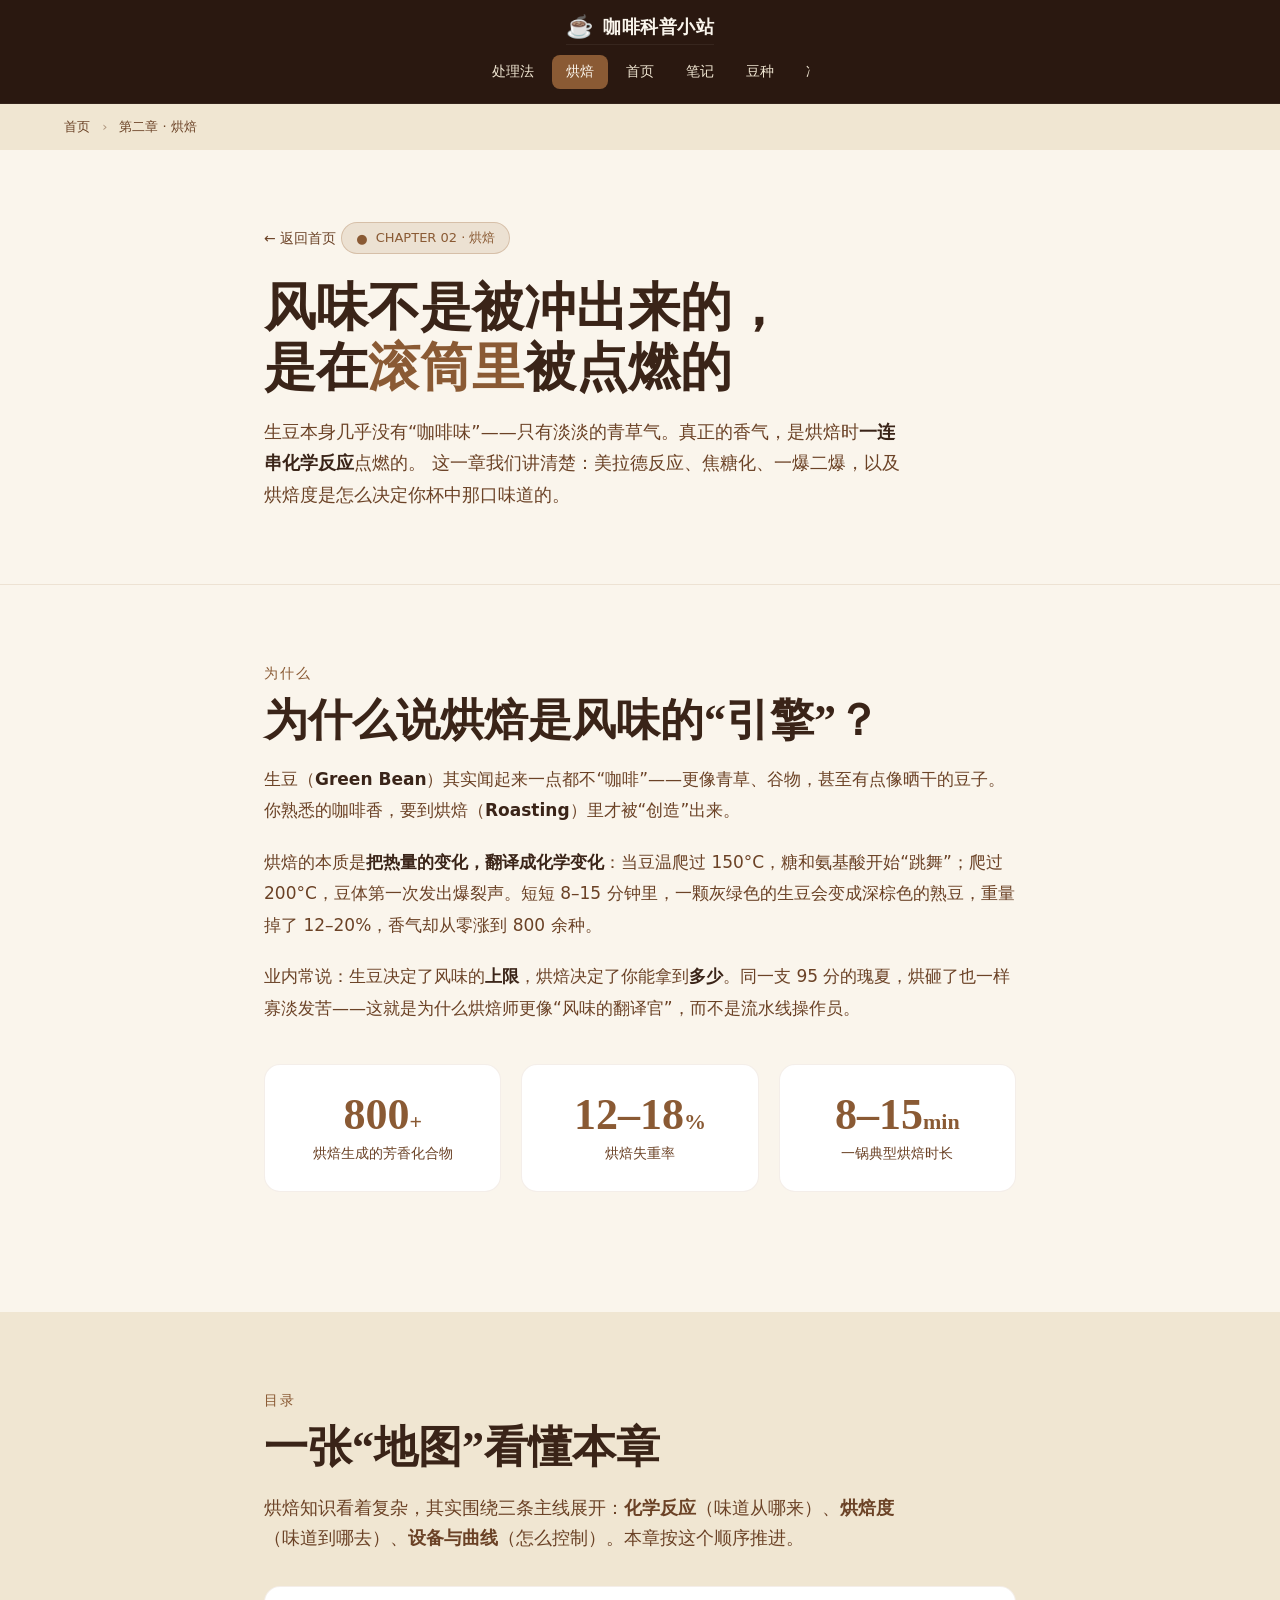
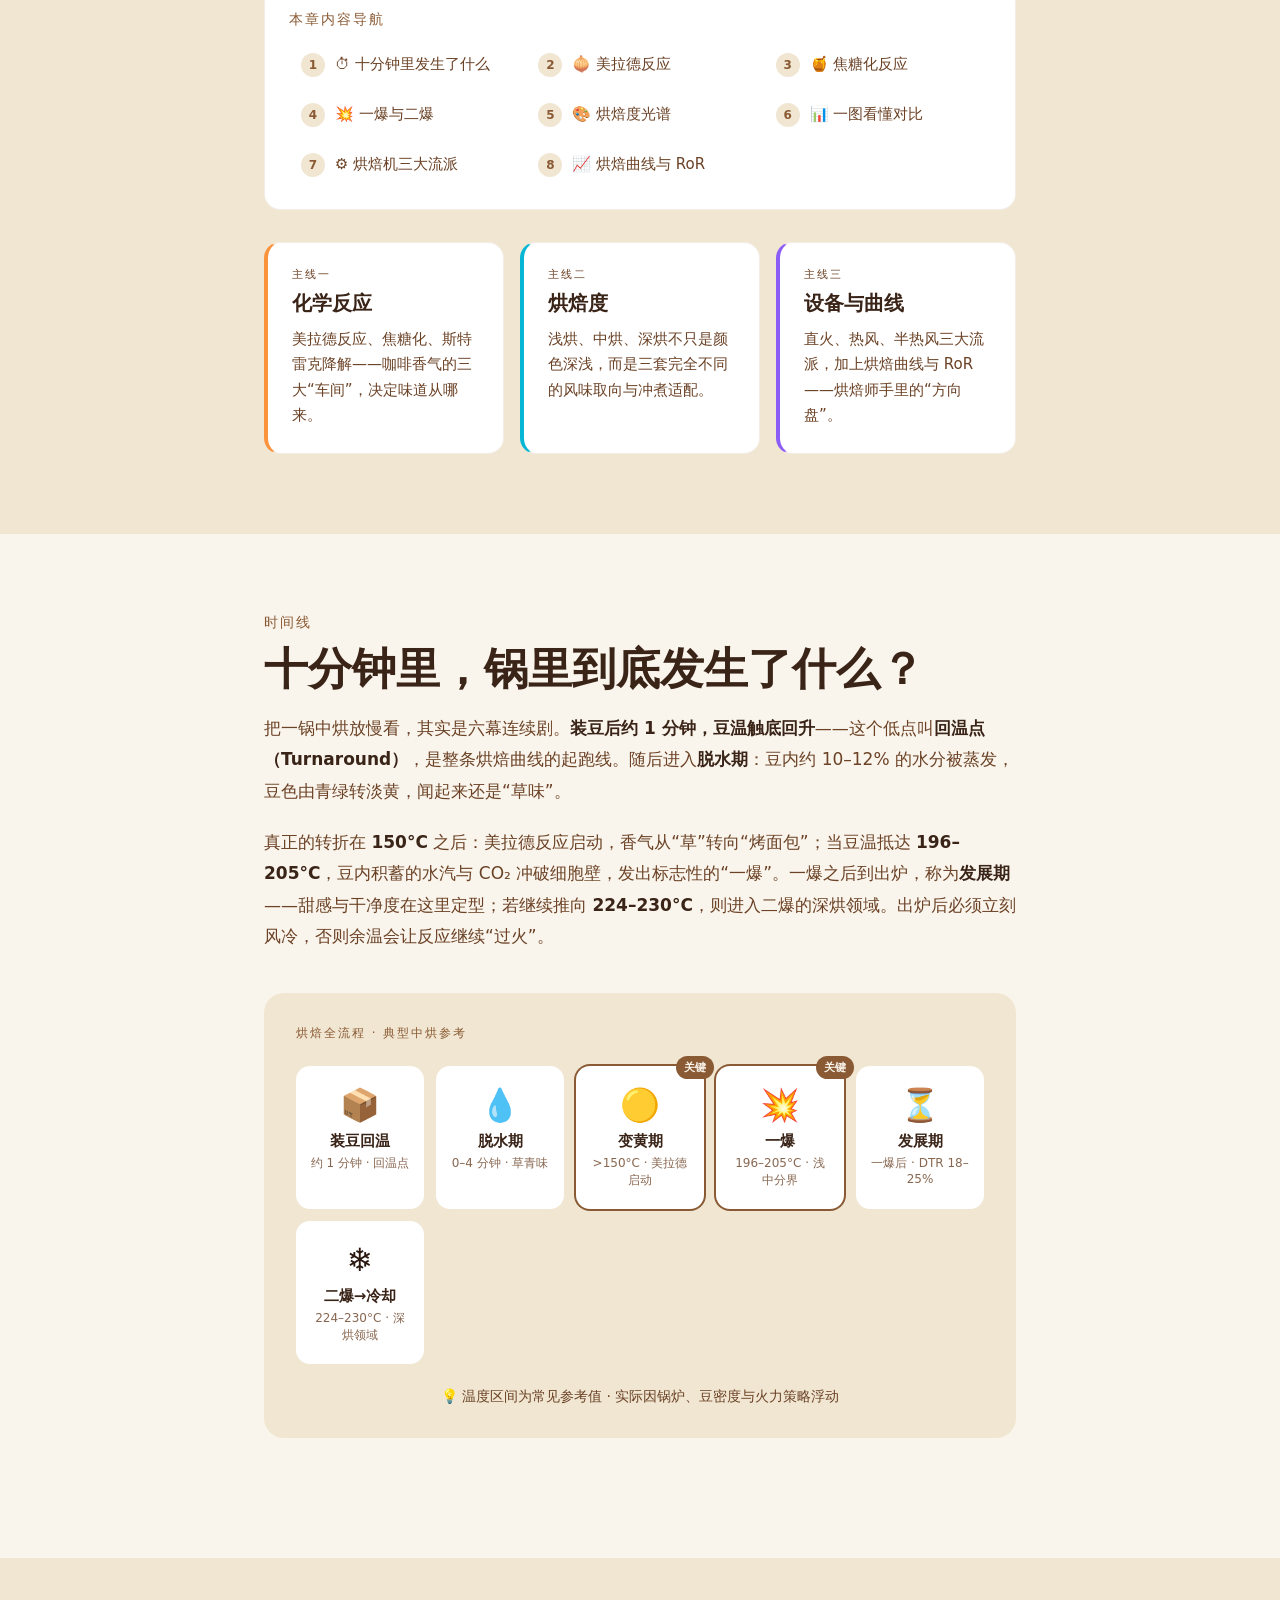
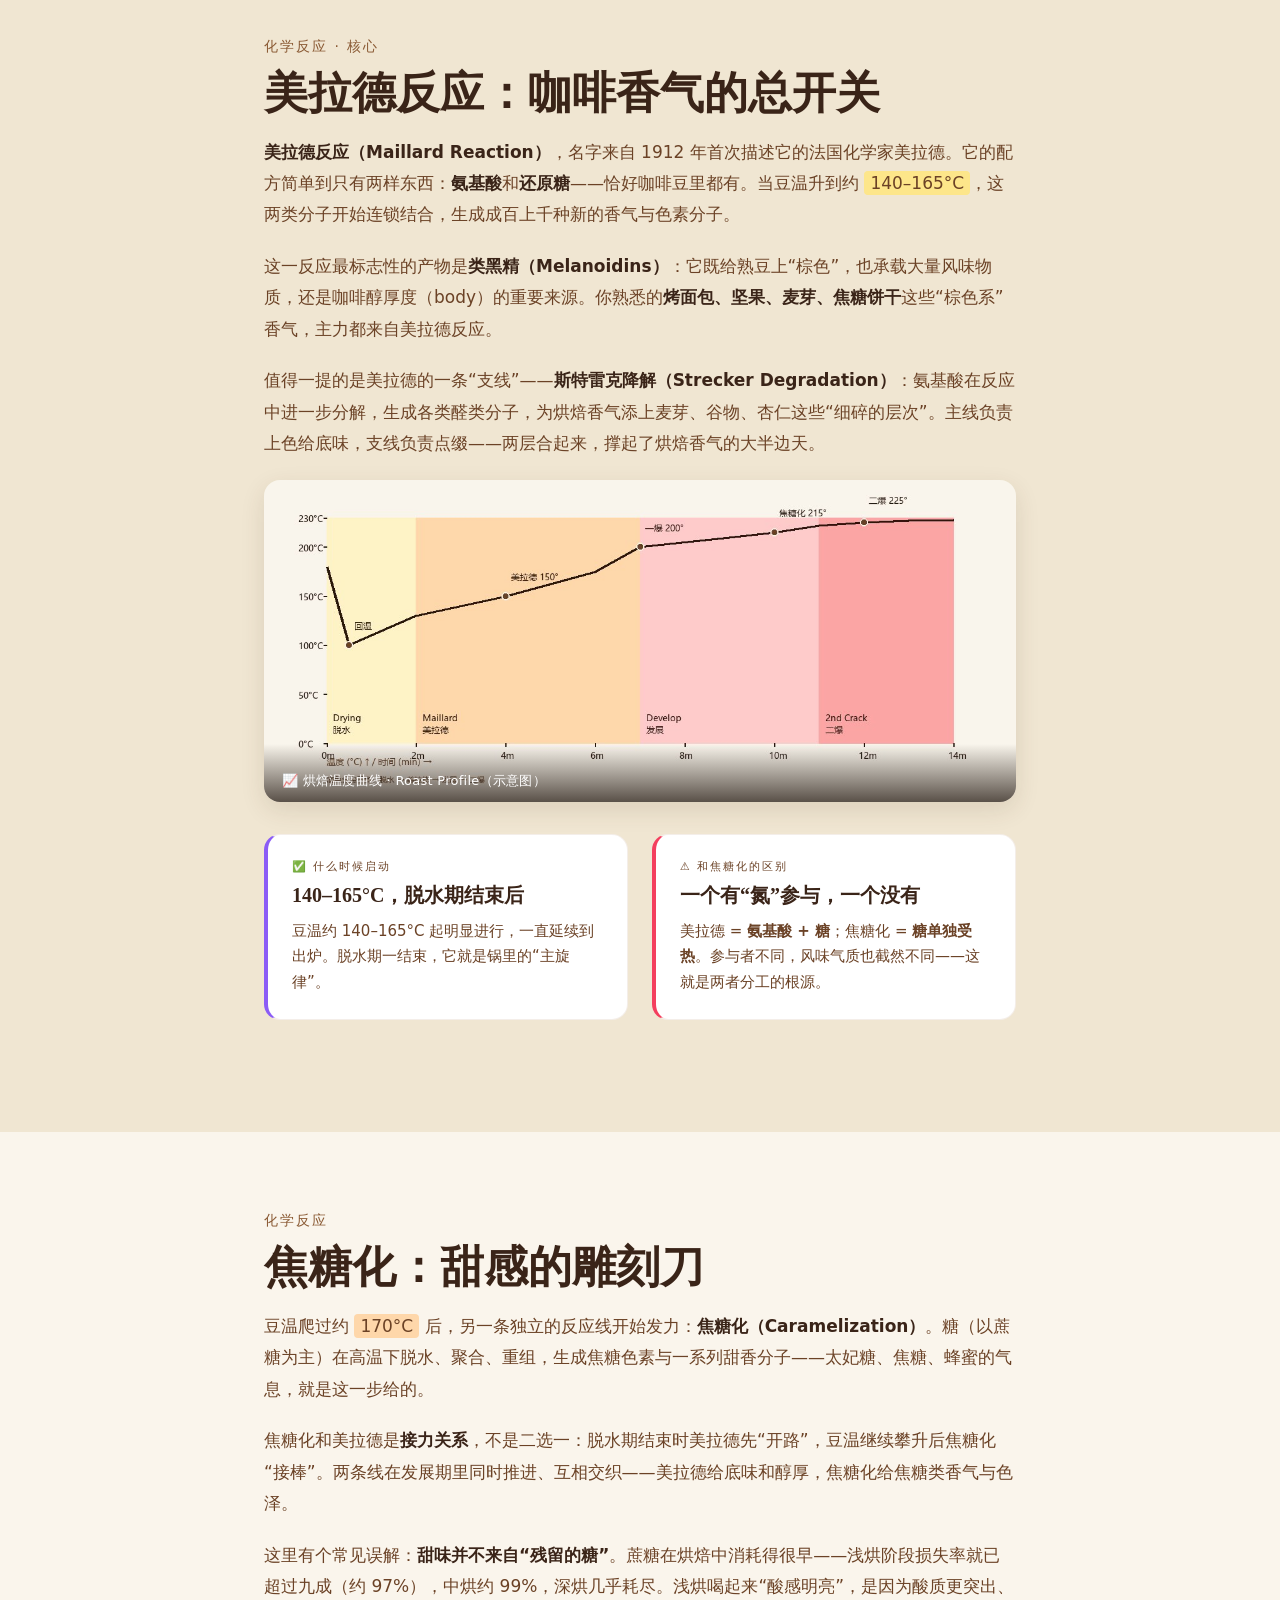
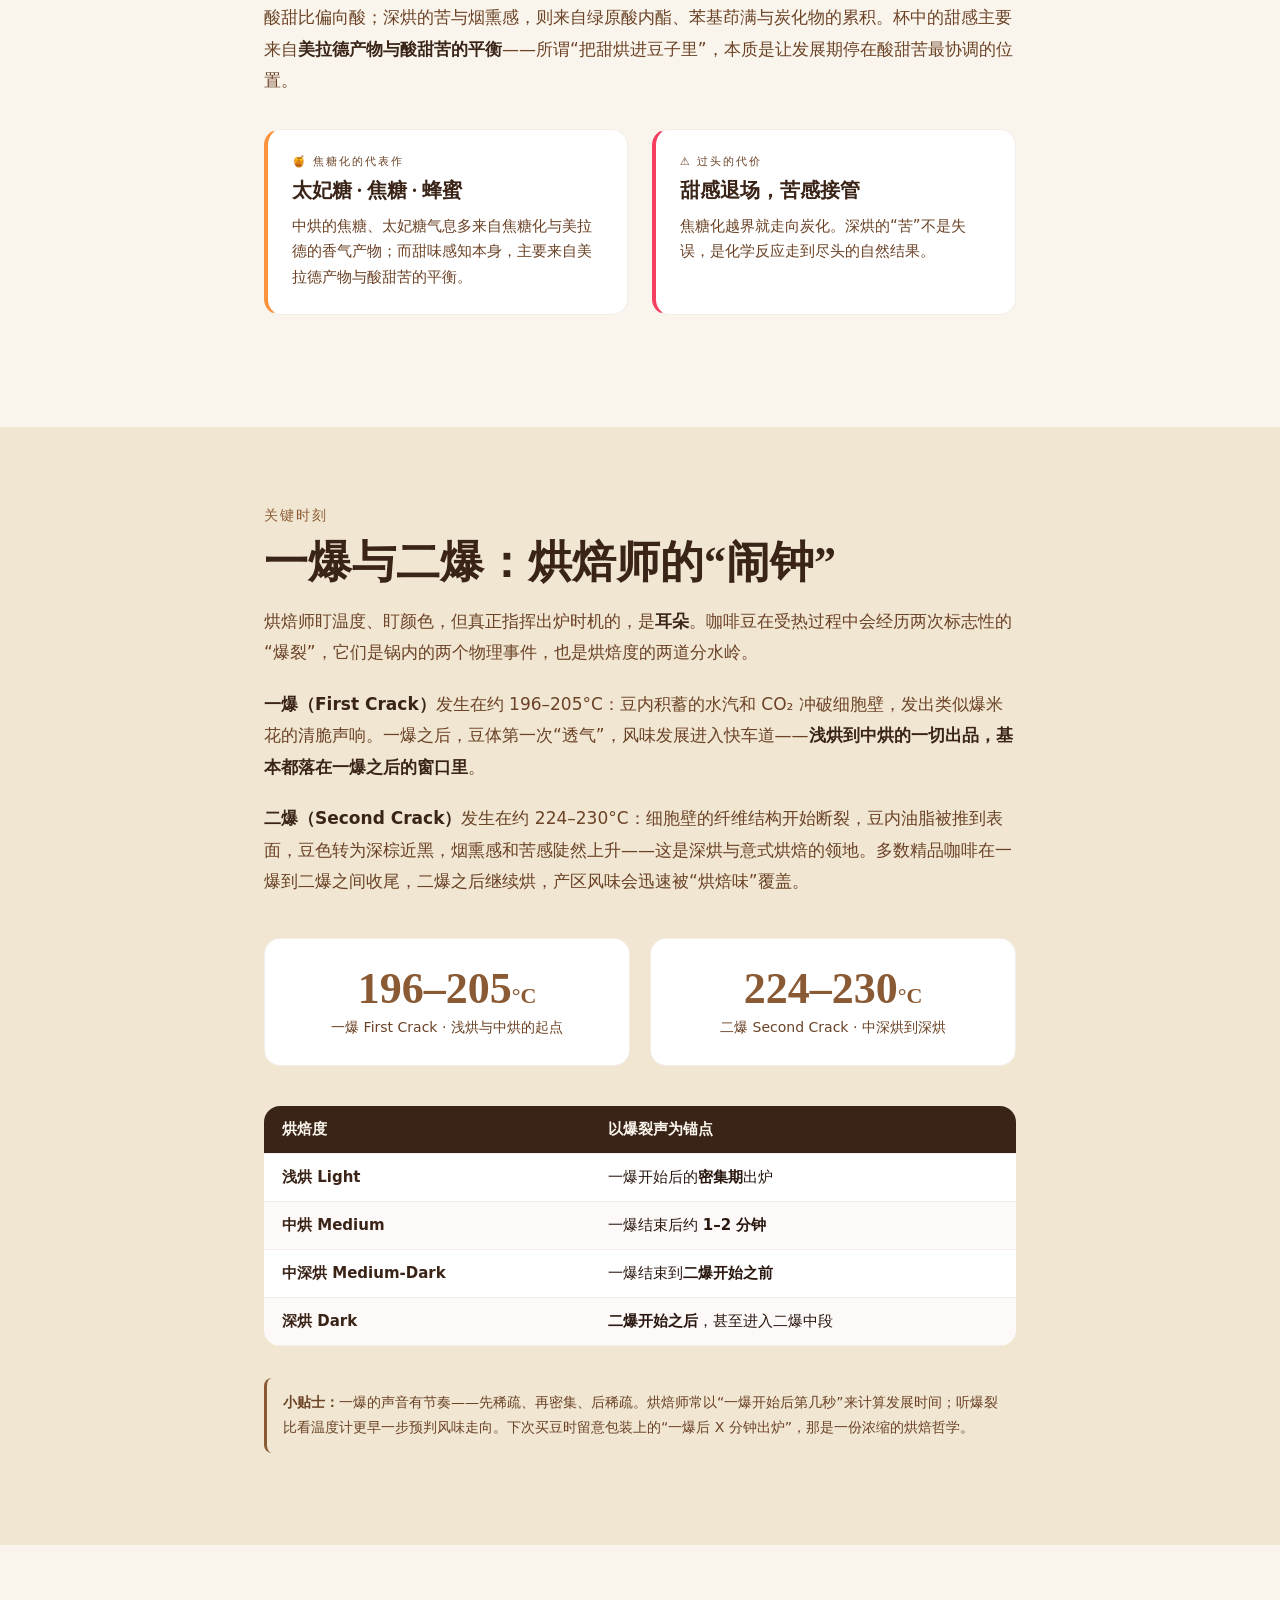
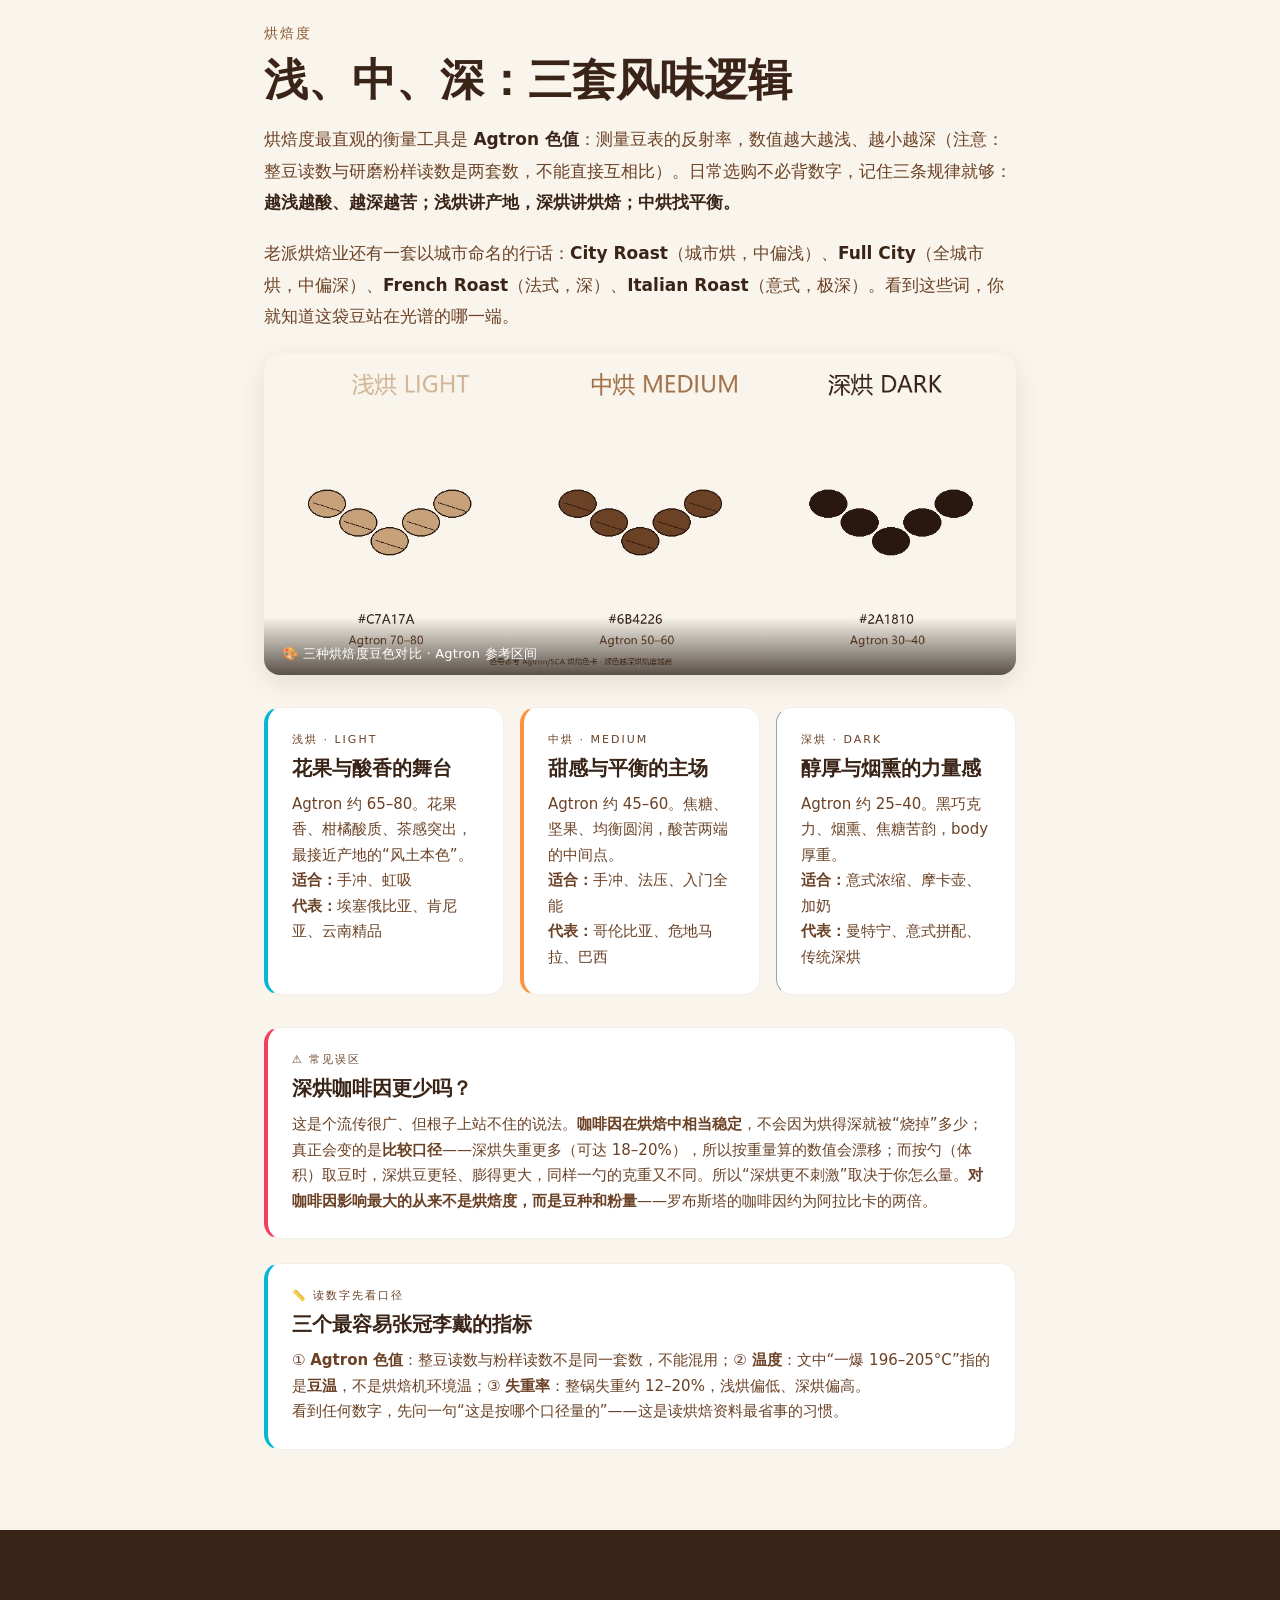
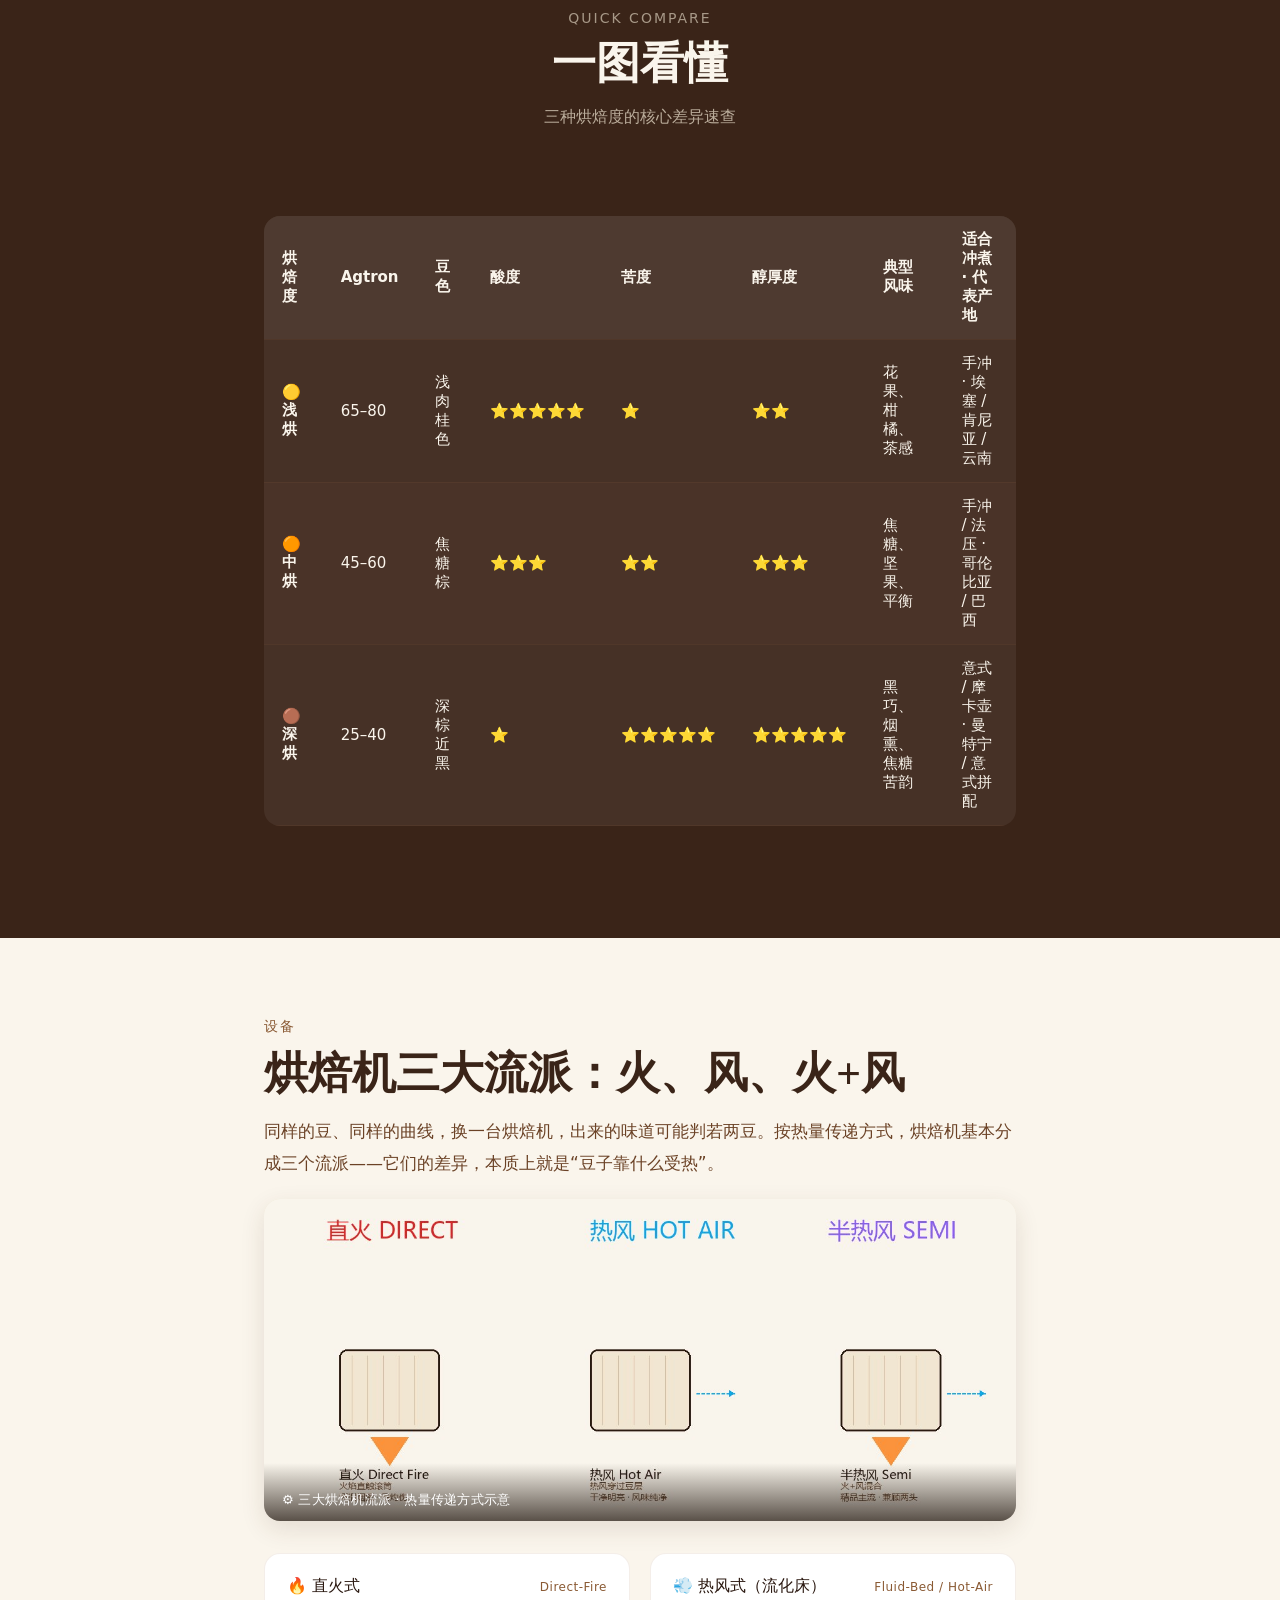
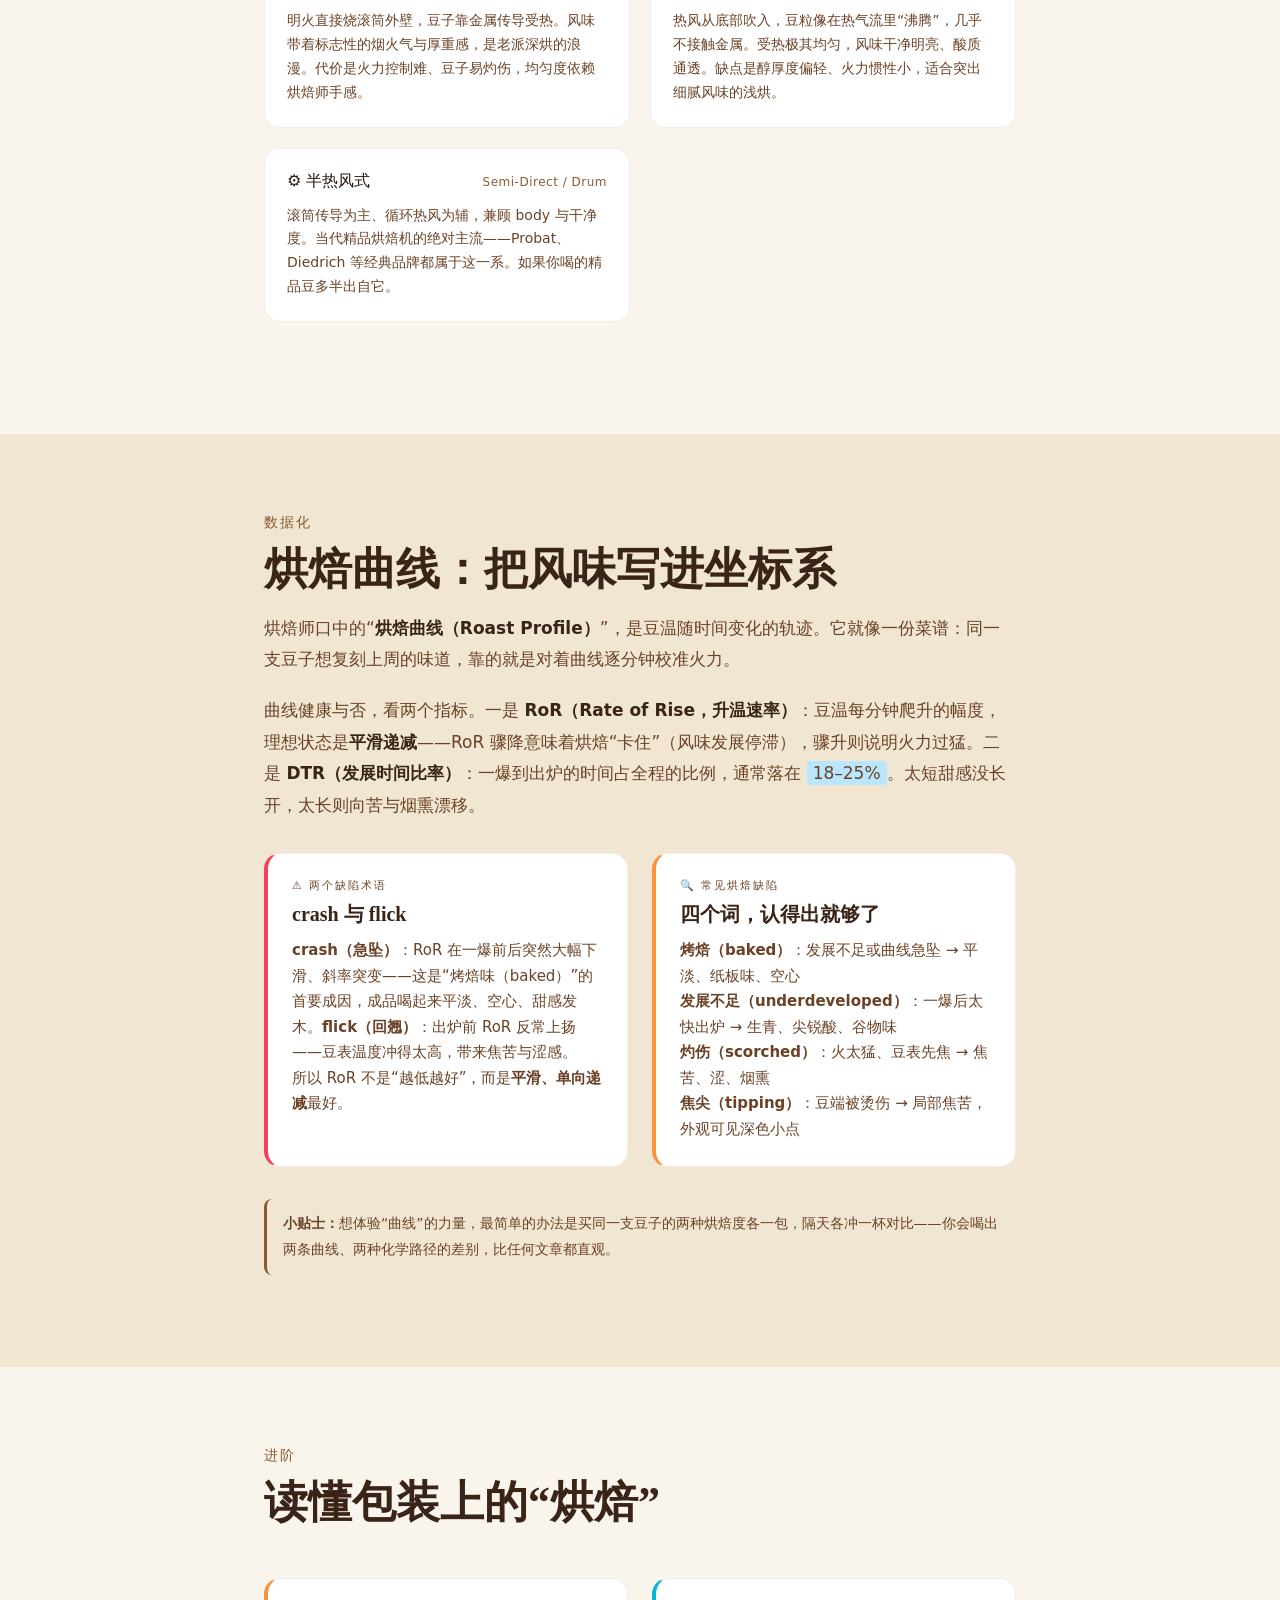
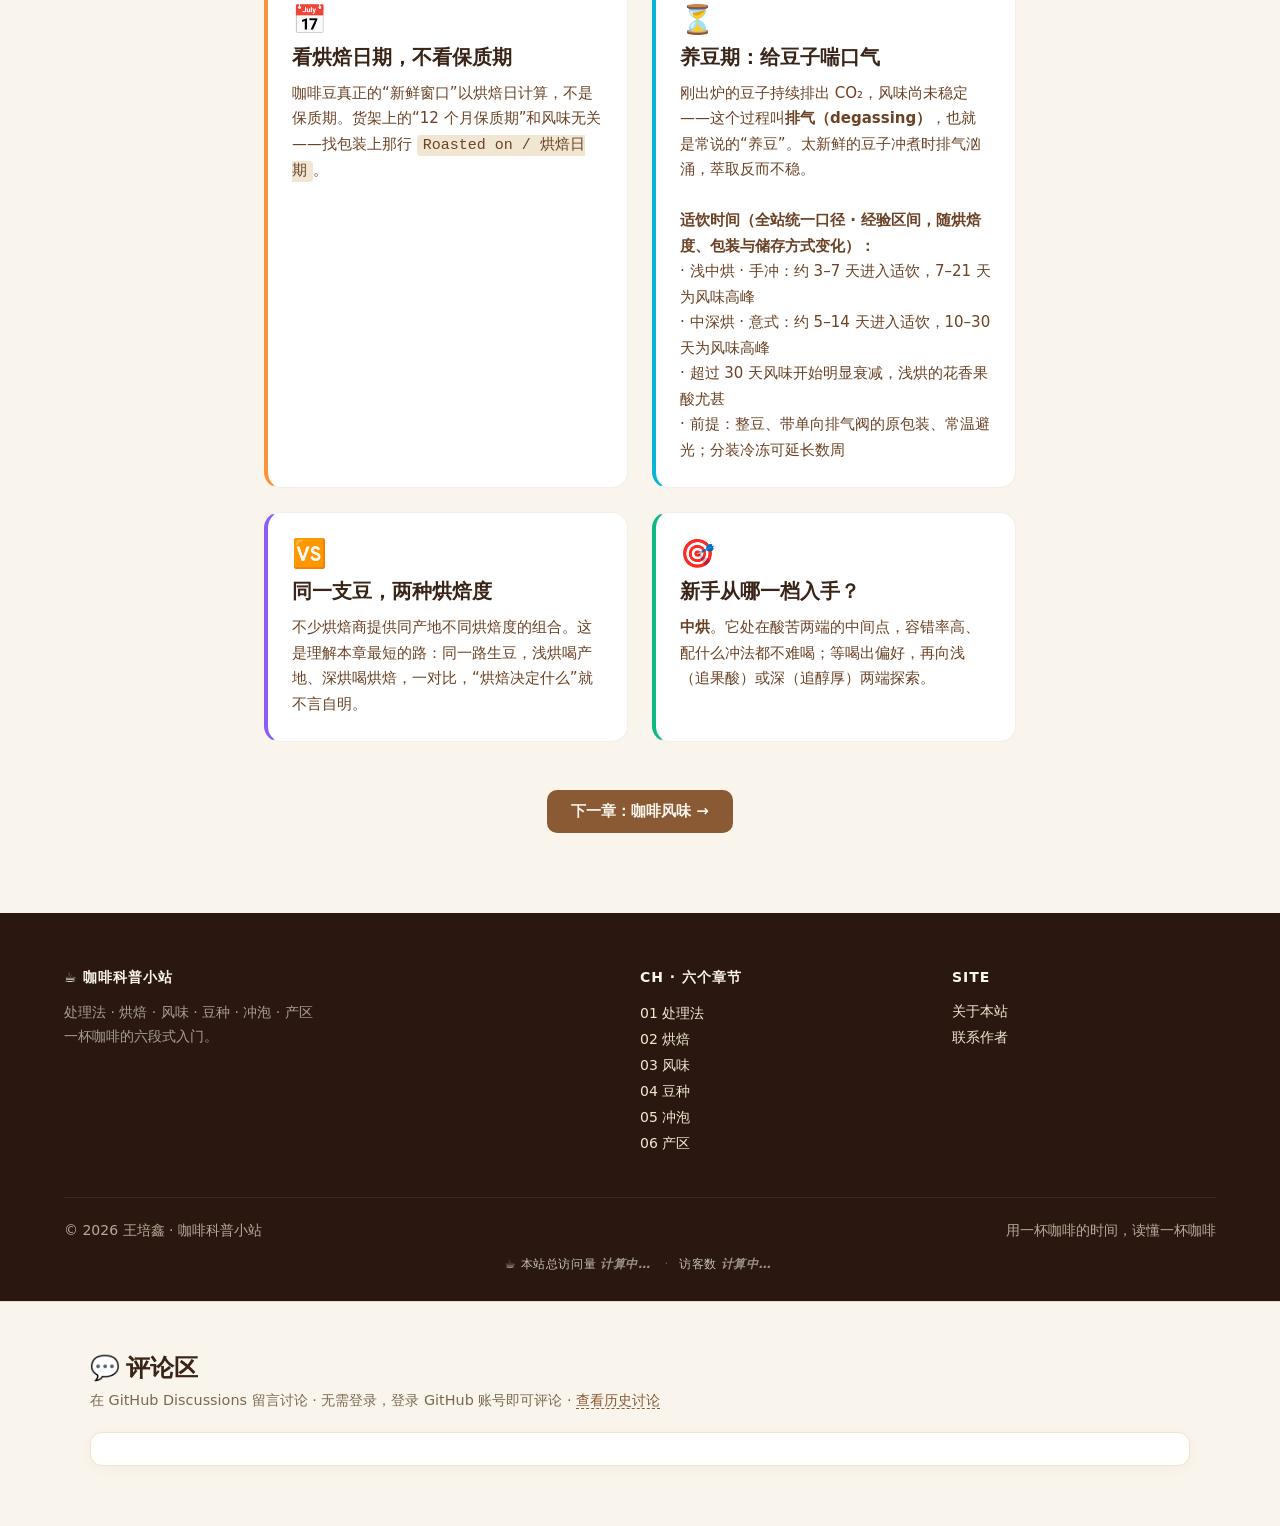
<file: roasting.html>
<!DOCTYPE html>
<html lang="zh-CN">
<head>
    <meta charset="UTF-8">
    <meta name="viewport" content="width=device-width, initial-scale=1.0">
    <title>咖啡烘焙入门 · 咖啡科普小站</title>
    <meta name="description" content="美拉德反应、焦糖化、一爆二爆、烘焙度与烘焙机流派 —— 从一颗生豆到一杯熟豆，系统看懂咖啡烘焙的入门知识。">
    <meta property="og:title" content="咖啡烘焙入门">
    <meta property="og:description" content="美拉德 / 焦糖化 / 一爆二爆 / 烘焙度光谱 / 三大烘焙机流派 · 咖啡风味的引擎">
    <meta property="og:type" content="article">
    <link rel="canonical" href="https://basiccoffee.cn/roasting">
    <meta property="og:url" content="https://basiccoffee.cn/roasting">
    <meta property="og:locale" content="zh_CN">
    <meta property="og:site_name" content="咖啡科普小站">
    <meta name="theme-color" content="#3a2418">
    <meta property="og:image" content="https://basiccoffee.cn/assets/img/og-cover.jpg">
    <meta property="og:image:width" content="1200">
    <meta property="og:image:height" content="630">
    <meta property="og:image:alt" content="咖啡科普小站——咖啡烘焙入门">
    <meta name="twitter:card" content="summary_large_image">
    <meta name="twitter:title" content="咖啡烘焙入门">
    <meta name="twitter:description" content="美拉德 / 焦糖化 / 一爆二爆 / 烘焙度光谱 / 三大烘焙机流派 · 咖啡风味的引擎">
    <meta name="twitter:image" content="https://basiccoffee.cn/assets/img/og-cover.jpg">
    <link rel="icon" href="data:image/svg+xml,%3Csvg xmlns='http://www.w3.org/2000/svg' viewBox='0 0 100 100'%3E%3Ctext y='.9em' font-size='90'%3E🔥%3C/text%3E%3C/svg%3E">
    <link rel="stylesheet" href="assets/style.css?v=2.7">
    <!-- ========== 结构化数据（JSON-LD）========== -->
    <script type="application/ld+json">
    {
        "@context": "https://schema.org",
        "@type": "Article",
        "headline": "风味不是被冲出来的，是在滚筒里被点燃的",
        "description": "美拉德反应、焦糖化、一爆二爆、烘焙度与烘焙机流派 —— 从一颗生豆到一杯熟豆，系统看懂咖啡烘焙的入门知识。",
        "inLanguage": "zh-CN",
        "url": "https://basiccoffee.cn/roasting",
        "mainEntityOfPage": {
            "@type": "WebPage",
            "@id": "https://basiccoffee.cn/roasting"
        },
        "datePublished": "2026-09-24",
        "dateModified": "2026-10-16",
        "author": {
            "@type": "Person",
            "name": "王培鑫",
            "affiliation": {
                "@type": "CollegeOrUniversity",
                "name": "云南农业大学"
            },
            "hasCredential": [
                {
                    "@type": "EducationalOccupationalCredential",
                    "name": "SCA Q Grader"
                },
                {
                    "@type": "EducationalOccupationalCredential",
                    "name": "SCA 咖啡师技能（中级）"
                }
            ],
            "knowsAbout": [
                "咖啡处理法",
                "咖啡烘焙",
                "咖啡感官评价",
                "咖啡豆种",
                "咖啡冲泡",
                "咖啡产区"
            ]
        },
        "publisher": {
            "@type": "Organization",
            "@id": "https://basiccoffee.cn/#organization"
        },
        "isPartOf": {
            "@type": "WebSite",
            "@id": "https://basiccoffee.cn/#website"
        },
        "image": "https://basiccoffee.cn/assets/img/og-cover.jpg",
        "articleSection": "烘焙"
    }
    </script>
    <script type="application/ld+json">
    {
        "@context": "https://schema.org",
        "@type": "BreadcrumbList",
        "itemListElement": [
            {
                "@type": "ListItem",
                "position": 1,
                "name": "首页",
                "item": "https://basiccoffee.cn/"
            },
            {
                "@type": "ListItem",
                "position": 2,
                "name": "烘焙",
                "item": "https://basiccoffee.cn/roasting"
            }
        ]
    }
    </script>

</head>
<body>


<a class="skip-link" href="#main">跳到主要内容</a>
<!-- ========== 顶部导航 ========== -->
<nav class="site-nav" aria-label="站点导航">
    <div class="nav-inner">
        <a href="index.html" class="brand">
            <span class="brand-icon">☕</span>
            <span>咖啡科普小站</span>
        </a>
                <div class="nav-links">
            <a href="flavor.html" class="nav-link">风味</a>
            <a href="processing.html" class="nav-link">处理法</a>
            <a href="roasting.html" class="nav-link active" aria-current="page">烘焙</a>
            <a href="index.html" class="nav-link">首页</a>
            <a href="/notes" class="nav-link">笔记</a>
            <a href="varieties.html" class="nav-link">豆种</a>
            <a href="brewing.html" class="nav-link">冲泡</a>
            <a href="origins.html" class="nav-link">产区</a>
        </div>
    </div>
</nav>

<main id="main">

<!-- ========== 面包屑 ========== -->
<div class="breadcrumb">
    <div class="container">
        <a href="index.html">首页</a>
        <span class="sep">›</span>
        <span>第二章 · 烘焙</span>
    </div>
</div>

<!-- ========== 子页 Hero ========== -->
<header class="sub-hero">
    <div class="container-narrow">
        <a href="index.html" class="back-link">← 返回首页</a>
        <div class="hero-tag">
            <span>●</span><span>CHAPTER 02 · 烘焙</span>
        </div>
        <h1>风味不是被冲出来的，<br>是在<span style="color: var(--bean-light);">滚筒里</span>被点燃的</h1>
        <p class="lead">
            生豆本身几乎没有“咖啡味”——只有淡淡的青草气。真正的香气，是烘焙时<span style="color: var(--bean-dark); font-weight: 600;">一连串化学反应</span>点燃的。
            这一章我们讲清楚：美拉德反应、焦糖化、一爆二爆，以及烘焙度是怎么决定你杯中那口味道的。
        </p>
    </div>
</header>

<!-- ========== 01 为什么烘焙决定风味上限 ========== -->
<section class="section">
    <div class="container-narrow">
        <div class="section-eyebrow">为什么</div>
        <h2 class="section-title">为什么说烘焙是风味的“引擎”？</h2>

        <div class="prose">
            <p>生豆（<strong>Green Bean</strong>）其实闻起来一点都不“咖啡”——更像青草、谷物，甚至有点像晒干的豆子。你熟悉的咖啡香，要到烘焙（<strong>Roasting</strong>）里才被“创造”出来。</p>
            <p>烘焙的本质是<strong>把热量的变化，翻译成化学变化</strong>：当豆温爬过 150°C，糖和氨基酸开始“跳舞”；爬过 200°C，豆体第一次发出爆裂声。短短 8–15 分钟里，一颗灰绿色的生豆会变成深棕色的熟豆，重量掉了 12–20%，香气却从零涨到 800 余种。</p>
            <p>业内常说：生豆决定了风味的<strong>上限</strong>，烘焙决定了你能拿到<strong>多少</strong>。同一支 95 分的瑰夏，烘砸了也一样寡淡发苦——这就是为什么烘焙师更像“风味的翻译官”，而不是流水线操作员。</p>
        </div>

        <div class="stats-row">
            <div class="stat-card">
                <div class="stat-num">800<span style="font-size: 22px;">+</span></div>
                <div class="stat-label">烘焙生成的芳香化合物</div>
            </div>
            <div class="stat-card">
                <div class="stat-num">12–18<span style="font-size: 22px;">%</span></div>
                <div class="stat-label">烘焙失重率</div>
            </div>
            <div class="stat-card">
                <div class="stat-num">8–15<span style="font-size: 22px;">min</span></div>
                <div class="stat-label">一锅典型烘焙时长</div>
            </div>
        </div>
    </div>
</section>

<!-- ========== 02 目录地图 ========== -->
<section class="section" style="background: var(--cream-dark);">
    <div class="container-narrow">
        <div class="section-eyebrow">目录</div>
        <h2 class="section-title">一张“地图”看懂本章</h2>
        <p class="section-subtitle" style="margin-bottom: 32px;">
            烘焙知识看着复杂，其实围绕三条主线展开：<strong>化学反应</strong>（味道从哪来）、<strong>烘焙度</strong>（味道到哪去）、<strong>设备与曲线</strong>（怎么控制）。本章按这个顺序推进。
        </p>

        <div class="toc">
            <div class="toc-title">本章内容导航</div>
            <ul class="toc-list">
                <li><a href="#timeline"><span class="toc-num">1</span>⏱ 十分钟里发生了什么</a></li>
                <li><a href="#maillard"><span class="toc-num">2</span>🧅 美拉德反应</a></li>
                <li><a href="#caramelization"><span class="toc-num">3</span>🍯 焦糖化反应</a></li>
                <li><a href="#cracks"><span class="toc-num">4</span>💥 一爆与二爆</a></li>
                <li><a href="#roast-levels"><span class="toc-num">5</span>🎨 烘焙度光谱</a></li>
                <li><a href="#quick-compare"><span class="toc-num">6</span>📊 一图看懂对比</a></li>
                <li><a href="#machines"><span class="toc-num">7</span>⚙️ 烘焙机三大流派</a></li>
                <li><a href="#profile"><span class="toc-num">8</span>📈 烘焙曲线与 RoR</a></li>
            </ul>
        </div>

        <div class="grid md:grid-cols-3 gap-4 mt-8">
            <div class="info-card accent-orange">
                <div class="info-label">主线一</div>
                <h3>化学反应</h3>
                <p>美拉德反应、焦糖化、斯特雷克降解——咖啡香气的三大“车间”，决定味道从哪来。</p>
            </div>
            <div class="info-card accent-blue">
                <div class="info-label">主线二</div>
                <h3>烘焙度</h3>
                <p>浅烘、中烘、深烘不只是颜色深浅，而是三套完全不同的风味取向与冲煮适配。</p>
            </div>
            <div class="info-card accent-violet">
                <div class="info-label">主线三</div>
                <h3>设备与曲线</h3>
                <p>直火、热风、半热风三大流派，加上烘焙曲线与 RoR——烘焙师手里的“方向盘”。</p>
            </div>
        </div>
    </div>
</section>

<!-- ========== 03 时间线 ========== -->
<section class="section" id="timeline">
    <div class="container-narrow">
        <div class="section-eyebrow">时间线</div>
        <h2 class="section-title">十分钟里，锅里到底发生了什么？</h2>
        <div class="prose">
            <p>把一锅中烘放慢看，其实是六幕连续剧。<strong>装豆后约 1 分钟，豆温触底回升</strong>——这个低点叫<strong>回温点（Turnaround）</strong>，是整条烘焙曲线的起跑线。随后进入<strong>脱水期</strong>：豆内约 10–12% 的水分被蒸发，豆色由青绿转淡黄，闻起来还是“草味”。</p>
            <p>真正的转折在 <strong>150°C</strong> 之后：美拉德反应启动，香气从“草”转向“烤面包”；当豆温抵达 <strong>196–205°C</strong>，豆内积蓄的水汽与 CO₂ 冲破细胞壁，发出标志性的“一爆”。一爆之后到出炉，称为<strong>发展期</strong>——甜感与干净度在这里定型；若继续推向 <strong>224–230°C</strong>，则进入二爆的深烘领域。出炉后必须立刻风冷，否则余温会让反应继续“过火”。</p>
        </div>

        <div class="process-flow">
            <div class="flow-title">烘焙全流程 · 典型中烘参考</div>
            <div class="process-grid">
                <div class="process-step"><div class="step-icon">📦</div><div class="step-name">装豆回温</div><div class="step-note">约 1 分钟 · 回温点</div></div>
                <div class="process-step"><div class="step-icon">💧</div><div class="step-name">脱水期</div><div class="step-note">0–4 分钟 · 草青味</div></div>
                <div class="process-step highlight-step"><div class="step-icon">🟡</div><div class="step-name">变黄期</div><div class="step-note">>150°C · 美拉德启动</div></div>
                <div class="process-step highlight-step"><div class="step-icon">💥</div><div class="step-name">一爆</div><div class="step-note">196–205°C · 浅中分界</div></div>
                <div class="process-step"><div class="step-icon">⏳</div><div class="step-name">发展期</div><div class="step-note">一爆后 · DTR 18–25%</div></div>
                <div class="process-step"><div class="step-icon">❄️</div><div class="step-name">二爆→冷却</div><div class="step-note">224–230°C · 深烘领域</div></div>
            </div>
            <div class="flow-footer">💡 温度区间为常见参考值 · 实际因锅炉、豆密度与火力策略浮动</div>
        </div>
    </div>
</section>

<!-- ========== 04 美拉德反应 ========== -->
<section class="section" id="maillard" style="background: var(--cream-dark);">
    <div class="container-narrow">
        <div class="section-eyebrow">化学反应 · 核心</div>
        <h2 class="section-title">美拉德反应：咖啡香气的总开关</h2>

        <div class="prose">
            <p><strong>美拉德反应（Maillard Reaction）</strong>，名字来自 1912 年首次描述它的法国化学家美拉德。它的配方简单到只有两样东西：<strong>氨基酸</strong>和<strong>还原糖</strong>——恰好咖啡豆里都有。当豆温升到约 <span style="background: #fde68a; padding: 2px 6px; border-radius: 4px;">140–165°C</span>，这两类分子开始连锁结合，生成成百上千种新的香气与色素分子。</p>
            <p>这一反应最标志性的产物是<strong>类黑精（Melanoidins）</strong>：它既给熟豆上“棕色”，也承载大量风味物质，还是咖啡醇厚度（body）的重要来源。你熟悉的<strong>烤面包、坚果、麦芽、焦糖饼干</strong>这些“棕色系”香气，主力都来自美拉德反应。</p>
            <p>值得一提的是美拉德的一条“支线”——<strong>斯特雷克降解（Strecker Degradation）</strong>：氨基酸在反应中进一步分解，生成各类醛类分子，为烘焙香气添上麦芽、谷物、杏仁这些“细碎的层次”。主线负责上色给底味，支线负责点缀——两层合起来，撑起了烘焙香气的大半边天。</p>
        </div>

        <figure class="method-figure figure-natural">
            <img src="assets/img/roast-maillard-curve.jpg" alt="烘焙温度曲线示意图：脱水、美拉德、发展、二爆四个阶段" loading="lazy" onerror="this.closest('figure').style.display='none'">
            <figcaption>📈 烘焙温度曲线 · Roast Profile（示意图）</figcaption>
        </figure>

        <div class="info-pair">
            <div class="info-card accent-violet">
                <div class="info-label">✅ 什么时候启动</div>
                <h3>140–165°C，脱水期结束后</h3>
                <p style="margin: 0;">豆温约 140–165°C 起明显进行，一直延续到出炉。脱水期一结束，它就是锅里的“主旋律”。</p>
            </div>
            <div class="info-card accent-rose">
                <div class="info-label">⚠️ 和焦糖化的区别</div>
                <h3>一个有“氮”参与，一个没有</h3>
                <p style="margin: 0;">美拉德 = <strong>氨基酸 + 糖</strong>；焦糖化 = <strong>糖单独受热</strong>。参与者不同，风味气质也截然不同——这就是两者分工的根源。</p>
            </div>
        </div>
    </div>
</section>

<!-- ========== 05 焦糖化 ========== -->
<section class="section" id="caramelization">
    <div class="container-narrow">
        <div class="section-eyebrow">化学反应</div>
        <h2 class="section-title">焦糖化：甜感的雕刻刀</h2>

        <div class="prose">
            <p>豆温爬过约 <span style="background: #fed7aa; padding: 2px 6px; border-radius: 4px;">170°C</span> 后，另一条独立的反应线开始发力：<strong>焦糖化（Caramelization）</strong>。糖（以蔗糖为主）在高温下脱水、聚合、重组，生成焦糖色素与一系列甜香分子——太妃糖、焦糖、蜂蜜的气息，就是这一步给的。</p>
            <p>焦糖化和美拉德是<strong>接力关系</strong>，不是二选一：脱水期结束时美拉德先“开路”，豆温继续攀升后焦糖化“接棒”。两条线在发展期里同时推进、互相交织——美拉德给底味和醇厚，焦糖化给焦糖类香气与色泽。</p>
            <p>这里有个常见误解：<strong>甜味并不来自“残留的糖”</strong>。蔗糖在烘焙中消耗得很早——浅烘阶段损失率就已超过九成（约 97%），中烘约 99%，深烘几乎耗尽。浅烘喝起来“酸感明亮”，是因为酸质更突出、酸甜比偏向酸；深烘的苦与烟熏感，则来自绿原酸内酯、苯基茚满与炭化物的累积。杯中的甜感主要来自<strong>美拉德产物与酸甜苦的平衡</strong>——所谓“把甜烘进豆子里”，本质是让发展期停在酸甜苦最协调的位置。</p>
        </div>

        <div class="info-pair">
            <div class="info-card accent-orange">
                <div class="info-label">🍯 焦糖化的代表作</div>
                <h3>太妃糖 · 焦糖 · 蜂蜜</h3>
                <p style="margin: 0;">中烘的焦糖、太妃糖气息多来自焦糖化与美拉德的香气产物；而甜味感知本身，主要来自美拉德产物与酸甜苦的平衡。</p>
            </div>
            <div class="info-card accent-rose">
                <div class="info-label">⚠️ 过头的代价</div>
                <h3>甜感退场，苦感接管</h3>
                <p style="margin: 0;">焦糖化越界就走向炭化。深烘的“苦”不是失误，是化学反应走到尽头的自然结果。</p>
            </div>
        </div>
    </div>
</section>

<!-- ========== 06 一爆与二爆 ========== -->
<section class="section" id="cracks" style="background: var(--cream-dark);">
    <div class="container-narrow">
        <div class="section-eyebrow">关键时刻</div>
        <h2 class="section-title">一爆与二爆：烘焙师的“闹钟”</h2>

        <div class="prose">
            <p>烘焙师盯温度、盯颜色，但真正指挥出炉时机的，是<strong>耳朵</strong>。咖啡豆在受热过程中会经历两次标志性的“爆裂”，它们是锅内的两个物理事件，也是烘焙度的两道分水岭。</p>
            <p><strong>一爆（First Crack）</strong>发生在约 196–205°C：豆内积蓄的水汽和 CO₂ 冲破细胞壁，发出类似爆米花的清脆声响。一爆之后，豆体第一次“透气”，风味发展进入快车道——<strong>浅烘到中烘的一切出品，基本都落在一爆之后的窗口里</strong>。</p>
            <p><strong>二爆（Second Crack）</strong>发生在约 224–230°C：细胞壁的纤维结构开始断裂，豆内油脂被推到表面，豆色转为深棕近黑，烟熏感和苦感陡然上升——这是深烘与意式烘焙的领地。多数精品咖啡在一爆到二爆之间收尾，二爆之后继续烘，产区风味会迅速被“烘焙味”覆盖。</p>
        </div>

        <div class="stats-row">
            <div class="stat-card">
                <div class="stat-num">196–205<span style="font-size: 22px;">°C</span></div>
                <div class="stat-label">一爆 First Crack · 浅烘与中烘的起点</div>
            </div>
            <div class="stat-card">
                <div class="stat-num">224–230<span style="font-size: 22px;">°C</span></div>
                <div class="stat-label">二爆 Second Crack · 中深烘到深烘</div>
            </div>
        </div>

        <table class="compare-table" style="margin-top: 24px;">
            <caption class="sr-only">以爆裂声为锚点判断烘焙度</caption>
            <thead>
                <tr>
                    <th scope="col">烘焙度</th>
                    <th scope="col">以爆裂声为锚点</th>
                </tr>
            </thead>
            <tbody>
                <tr><td>浅烘 Light</td><td>一爆开始后的<strong>密集期</strong>出炉</td></tr>
                <tr><td>中烘 Medium</td><td>一爆结束后约 <strong>1–2 分钟</strong></td></tr>
                <tr><td>中深烘 Medium-Dark</td><td>一爆结束到<strong>二爆开始之前</strong></td></tr>
                <tr><td>深烘 Dark</td><td><strong>二爆开始之后</strong>，甚至进入二爆中段</td></tr>
            </tbody>
        </table>

        <div class="method-tip">
            <strong>小贴士：</strong>一爆的声音有节奏——先稀疏、再密集、后稀疏。烘焙师常以“一爆开始后第几秒”来计算发展时间；听爆裂比看温度计更早一步预判风味走向。下次买豆时留意包装上的“一爆后 X 分钟出炉”，那是一份浓缩的烘焙哲学。
        </div>
    </div>
</section>

<!-- ========== 07 烘焙度光谱 ========== -->
<section class="section" id="roast-levels">
    <div class="container-narrow">
        <div class="section-eyebrow">烘焙度</div>
        <h2 class="section-title">浅、中、深：三套风味逻辑</h2>

        <div class="prose">
            <p>烘焙度最直观的衡量工具是 <strong>Agtron 色值</strong>：测量豆表的反射率，数值越大越浅、越小越深（注意：整豆读数与研磨粉样读数是两套数，不能直接互相比）。日常选购不必背数字，记住三条规律就够：<strong>越浅越酸、越深越苦；浅烘讲产地，深烘讲烘焙；中烘找平衡。</strong></p>
            <p>老派烘焙业还有一套以城市命名的行话：<strong>City Roast</strong>（城市烘，中偏浅）、<strong>Full City</strong>（全城市烘，中偏深）、<strong>French Roast</strong>（法式，深）、<strong>Italian Roast</strong>（意式，极深）。看到这些词，你就知道这袋豆站在光谱的哪一端。</p>
        </div>

        <figure class="method-figure figure-natural">
            <img src="assets/img/roast-beans-compare.jpg" alt="浅烘、中烘、深烘咖啡豆颜色对比示意" loading="lazy" onerror="this.closest('figure').style.display='none'">
            <figcaption>🎨 三种烘焙度豆色对比 · Agtron 参考区间</figcaption>
        </figure>

        <div class="grid md:grid-cols-3 gap-4 mt-8">
            <div class="info-card accent-blue">
                <div class="info-label">浅烘 · LIGHT</div>
                <h3>花果与酸香的舞台</h3>
                <p>Agtron 约 65–80。花果香、柑橘酸质、茶感突出，最接近产地的“风土本色”。<br><strong>适合：</strong>手冲、虹吸<br><strong>代表：</strong>埃塞俄比亚、肯尼亚、云南精品</p>
            </div>
            <div class="info-card accent-orange">
                <div class="info-label">中烘 · MEDIUM</div>
                <h3>甜感与平衡的主场</h3>
                <p>Agtron 约 45–60。焦糖、坚果、均衡圆润，酸苦两端的中间点。<br><strong>适合：</strong>手冲、法压、入门全能<br><strong>代表：</strong>哥伦比亚、危地马拉、巴西</p>
            </div>
            <div class="info-card" style="border-left-color: #94a3b8;">
                <div class="info-label">深烘 · DARK</div>
                <h3>醇厚与烟熏的力量感</h3>
                <p>Agtron 约 25–40。黑巧克力、烟熏、焦糖苦韵，body 厚重。<br><strong>适合：</strong>意式浓缩、摩卡壶、加奶<br><strong>代表：</strong>曼特宁、意式拼配、传统深烘</p>
            </div>
        </div>

        <div class="info-card accent-rose" style="margin-top: 32px;">
            <div class="info-label">⚠️ 常见误区</div>
            <h3>深烘咖啡因更少吗？</h3>
            <p style="margin: 0;">这是个流传很广、但根子上站不住的说法。<strong>咖啡因在烘焙中相当稳定</strong>，不会因为烘得深就被“烧掉”多少；真正会变的是<strong>比较口径</strong>——深烘失重更多（可达 18–20%），所以按重量算的数值会漂移；而按勺（体积）取豆时，深烘豆更轻、膨得更大，同样一勺的克重又不同。所以“深烘更不刺激”取决于你怎么量。<strong>对咖啡因影响最大的从来不是烘焙度，而是豆种和粉量</strong>——罗布斯塔的咖啡因约为阿拉比卡的两倍。</p>
        </div>

        <div class="info-card accent-blue" style="margin-top: 24px;">
            <div class="info-label">📏 读数字先看口径</div>
            <h3>三个最容易张冠李戴的指标</h3>
            <p style="margin: 0;">① <strong>Agtron 色值</strong>：整豆读数与粉样读数不是同一套数，不能混用；② <strong>温度</strong>：文中“一爆 196–205°C”指的是<strong>豆温</strong>，不是烘焙机环境温；③ <strong>失重率</strong>：整锅失重约 12–20%，浅烘偏低、深烘偏高。<br>看到任何数字，先问一句“这是按哪个口径量的”——这是读烘焙资料最省事的习惯。</p>
        </div>
    </div>
</section>

<!-- ========== 08 一图看懂对比 ========== -->
<section class="section" id="quick-compare" style="background: var(--bean-dark); color: var(--cream);">
    <div class="container-narrow">
        <div class="text-center" style="margin-bottom: 56px;">
            <div class="section-eyebrow" style="color: var(--cream-dark); opacity: 0.6;">QUICK COMPARE</div>
            <h2 class="section-title" style="color: var(--cream);">一图看懂</h2>
            <p style="color: var(--cream-dark); margin-top: 12px; opacity: 0.7;">三种烘焙度的核心差异速查</p>
        </div>

        <div style="overflow-x: auto;">
            <table class="compare-table on-dark" style="background: rgba(255,255,255,0.06); color: var(--cream); min-width: 720px;">
            <caption class="sr-only">一图看懂</caption>
                <thead>
                    <tr style="background: rgba(255,255,255,0.1);">
                        <th scope="col">烘焙度</th>
                        <th scope="col">Agtron</th>
                        <th scope="col">豆色</th>
                        <th scope="col">酸度</th>
                        <th scope="col">苦度</th>
                        <th scope="col">醇厚度</th>
                        <th scope="col">典型风味</th>
                        <th scope="col">适合冲煮 · 代表产地</th>
                    </tr>
                </thead>
                <tbody>
                    <tr>
                        <td>🟡 浅烘</td>
                        <td>65–80</td>
                        <td>浅肉桂色</td>
                        <td>⭐⭐⭐⭐⭐</td>
                        <td>⭐</td>
                        <td>⭐⭐</td>
                        <td>花果、柑橘、茶感</td>
                        <td>手冲 · 埃塞 / 肯尼亚 / 云南</td>
                    </tr>
                    <tr>
                        <td>🟠 中烘</td>
                        <td>45–60</td>
                        <td>焦糖棕</td>
                        <td>⭐⭐⭐</td>
                        <td>⭐⭐</td>
                        <td>⭐⭐⭐</td>
                        <td>焦糖、坚果、平衡</td>
                        <td>手冲 / 法压 · 哥伦比亚 / 巴西</td>
                    </tr>
                    <tr>
                        <td>🟤 深烘</td>
                        <td>25–40</td>
                        <td>深棕近黑</td>
                        <td>⭐</td>
                        <td>⭐⭐⭐⭐⭐</td>
                        <td>⭐⭐⭐⭐⭐</td>
                        <td>黑巧、烟熏、焦糖苦韵</td>
                        <td>意式 / 摩卡壶 · 曼特宁 / 意式拼配</td>
                    </tr>
                </tbody>
            </table>
        </div>
    </div>
</section>

<!-- ========== 09 烘焙机三大流派 ========== -->
<section class="section" id="machines">
    <div class="container-narrow">
        <div class="section-eyebrow">设备</div>
        <h2 class="section-title">烘焙机三大流派：火、风、火+风</h2>

        <div class="prose">
            <p>同样的豆、同样的曲线，换一台烘焙机，出来的味道可能判若两豆。按热量传递方式，烘焙机基本分成三个流派——它们的差异，本质上就是“豆子靠什么受热”。</p>
        </div>

        <figure class="method-figure figure-natural">
            <img src="assets/img/roast-machine-anatomy.jpg" alt="直火、热风、半热风三种烘焙机工作原理示意" loading="lazy" onerror="this.closest('figure').style.display='none'">
            <figcaption>⚙️ 三大烘焙机流派 · 热量传递方式示意</figcaption>
        </figure>

        <div class="niche-grid">
            <div class="niche-card">
                <div class="niche-header">🔥 直火式 <span class="niche-en">Direct-Fire</span></div>
                <p>明火直接烧滚筒外壁，豆子靠金属传导受热。风味带着标志性的烟火气与厚重感，是老派深烘的浪漫。代价是火力控制难、豆子易灼伤，均匀度依赖烘焙师手感。</p>
            </div>
            <div class="niche-card">
                <div class="niche-header">💨 热风式（流化床） <span class="niche-en">Fluid-Bed / Hot-Air</span></div>
                <p>热风从底部吹入，豆粒像在热气流里“沸腾”，几乎不接触金属。受热极其均匀，风味干净明亮、酸质通透。缺点是醇厚度偏轻、火力惯性小，适合突出细腻风味的浅烘。</p>
            </div>
            <div class="niche-card">
                <div class="niche-header">⚙️ 半热风式 <span class="niche-en">Semi-Direct / Drum</span></div>
                <p>滚筒传导为主、循环热风为辅，兼顾 body 与干净度。当代精品烘焙机的绝对主流——Probat、Diedrich 等经典品牌都属于这一系。如果你喝的精品豆多半出自它。</p>
            </div>
        </div>
    </div>
</section>

<!-- ========== 10 烘焙曲线 ========== -->
<section class="section" id="profile" style="background: var(--cream-dark);">
    <div class="container-narrow">
        <div class="section-eyebrow">数据化</div>
        <h2 class="section-title">烘焙曲线：把风味写进坐标系</h2>

        <div class="prose">
            <p>烘焙师口中的“<strong>烘焙曲线（Roast Profile）</strong>”，是豆温随时间变化的轨迹。它就像一份菜谱：同一支豆子想复刻上周的味道，靠的就是对着曲线逐分钟校准火力。</p>
            <p>曲线健康与否，看两个指标。一是 <strong>RoR（Rate of Rise，升温速率）</strong>：豆温每分钟爬升的幅度，理想状态是<strong>平滑递减</strong>——RoR 骤降意味着烘焙“卡住”（风味发展停滞），骤升则说明火力过猛。二是 <strong>DTR（发展时间比率）</strong>：一爆到出炉的时间占全程的比例，通常落在 <span style="background: #bae6fd; padding: 2px 6px; border-radius: 4px;">18–25%</span>。太短甜感没长开，太长则向苦与烟熏漂移。</p>
        </div>

        <div class="info-pair" style="margin-top: 32px;">
            <div class="info-card accent-rose">
                <div class="info-label">⚠️ 两个缺陷术语</div>
                <h3>crash 与 flick</h3>
                <p style="margin: 0;"><strong>crash（急坠）</strong>：RoR 在一爆前后突然大幅下滑、斜率突变——这是“烤焙味（baked）”的首要成因，成品喝起来平淡、空心、甜感发木。<strong>flick（回翘）</strong>：出炉前 RoR 反常上扬——豆表温度冲得太高，带来焦苦与涩感。<br>所以 RoR 不是“越低越好”，而是<strong>平滑、单向递减</strong>最好。</p>
            </div>
            <div class="info-card accent-orange">
                <div class="info-label">🔍 常见烘焙缺陷</div>
                <h3>四个词，认得出就够了</h3>
                <p style="margin: 0;"><strong>烤焙（baked）</strong>：发展不足或曲线急坠 → 平淡、纸板味、空心<br><strong>发展不足（underdeveloped）</strong>：一爆后太快出炉 → 生青、尖锐酸、谷物味<br><strong>灼伤（scorched）</strong>：火太猛、豆表先焦 → 焦苦、涩、烟熏<br><strong>焦尖（tipping）</strong>：豆端被烫伤 → 局部焦苦，外观可见深色小点</p>
            </div>
        </div>

        <div class="method-tip">
            <strong>小贴士：</strong>想体验“曲线”的力量，最简单的办法是买同一支豆子的两种烘焙度各一包，隔天各冲一杯对比——你会喝出两条曲线、两种化学路径的差别，比任何文章都直观。
        </div>
    </div>
</section>

<!-- ========== 11 进阶小贴士 ========== -->
<section class="section" id="freshness">
    <div class="container-narrow">
        <div class="section-eyebrow">进阶</div>
        <h2 class="section-title">读懂包装上的“烘焙”</h2>

        <div class="grid md:grid-cols-2 gap-6 mt-12">
            <div class="info-card accent-orange">
                <div style="font-size: 28px; margin-bottom: 8px;">📅</div>
                <h3>看烘焙日期，不看保质期</h3>
                <p>咖啡豆真正的“新鲜窗口”以烘焙日计算，不是保质期。货架上的“12 个月保质期”和风味无关——找包装上那行 <span style="font-family: monospace; background: var(--cream-dark); padding: 2px 6px; border-radius: 4px;">Roasted on / 烘焙日期</span>。</p>
            </div>
            <div class="info-card accent-blue">
                <div style="font-size: 28px; margin-bottom: 8px;">⏳</div>
                <h3>养豆期：给豆子喘口气</h3>
                <p>刚出炉的豆子持续排出 CO₂，风味尚未稳定——这个过程叫<strong>排气（degassing）</strong>，也就是常说的“养豆”。太新鲜的豆子冲煮时排气汹涌，萃取反而不稳。<br><br><strong>适饮时间（全站统一口径 · 经验区间，随烘焙度、包装与储存方式变化）：</strong><br>· 浅中烘 · 手冲：约 3–7 天进入适饮，7–21 天为风味高峰<br>· 中深烘 · 意式：约 5–14 天进入适饮，10–30 天为风味高峰<br>· 超过 30 天风味开始明显衰减，浅烘的花香果酸尤甚<br>· 前提：整豆、带单向排气阀的原包装、常温避光；分装冷冻可延长数周</p>
            </div>
            <div class="info-card accent-violet">
                <div style="font-size: 28px; margin-bottom: 8px;">🆚</div>
                <h3>同一支豆，两种烘焙度</h3>
                <p>不少烘焙商提供同产地不同烘焙度的组合。这是理解本章最短的路：同一路生豆，浅烘喝产地、深烘喝烘焙，一对比，“烘焙决定什么”就不言自明。</p>
            </div>
            <div class="info-card accent-emerald">
                <div style="font-size: 28px; margin-bottom: 8px;">🎯</div>
                <h3>新手从哪一档入手？</h3>
                <p><strong>中烘</strong>。它处在酸苦两端的中间点，容错率高、配什么冲法都不难喝；等喝出偏好，再向浅（追果酸）或深（追醇厚）两端探索。</p>
            </div>
        </div>

        <div class="mt-12 text-center">
            <a href="flavor.html" class="btn btn-primary">下一章：咖啡风味 →</a>
        </div>
    </div>
</section>

<!-- ========== Footer ========== -->
</main>

<footer class="site-footer">
    <div class="container">
        <div class="footer-grid">
            <div>
                <div class="footer-head">☕ 咖啡科普小站</div>
                <p style="color: rgba(250,245,236,0.6); line-height: 1.7; margin: 0;">
                    处理法 · 烘焙 · 风味 · 豆种 · 冲泡 · 产区<br>
                    一杯咖啡的六段式入门。
                </p>
            </div>
            <div>
                <div class="footer-head">CH · 六个章节</div>
                <a href="processing.html">01 处理法</a>
                <a href="roasting.html">02 烘焙</a>
                <a href="flavor.html">03 风味</a>
                <a href="varieties.html">04 豆种</a>
                <a href="brewing.html">05 冲泡</a>
                <a href="origins.html">06 产区</a>
            </div>
            <div>
                <div class="footer-head">SITE</div>
                <a href="index.html#about">关于本站</a>
                <a href="index.html#contact">联系作者</a>
            </div>
        </div>
        <div class="footer-bottom">
            <span>© 2026 王培鑫 · 咖啡科普小站</span>
            <span>用一杯咖啡的时间，读懂一杯咖啡</span>
        </div>
        <div class="visitor-counter">
            ☕ 本站总访问量<span class="num" id="busuanzi_value_site_pv">计算中…</span><span class="sep">·</span>访客数<span class="num" id="busuanzi_value_site_uv">计算中…</span>
        </div>
    </div>
</footer>
        <script>
        /* 不蒜子加载完成后给父元素加类,避免加载失败时数字显示空白 */
        window.addEventListener('load', function () {
            setTimeout(function () {
                var pv = document.getElementById('busuanzi_value_site_pv');
                var uv = document.getElementById('busuanzi_value_site_uv');
                var box = pv && pv.parentElement;
                if (box && pv.textContent && pv.textContent !== '计算中…' && uv && uv.textContent && uv.textContent !== '计算中…') {
                    box.classList.add('ready');
                }
            }, 1200);
        });
        </script>


<!-- 评论区：Giscus（基于 GitHub Discussions）-->
<section class="comments-section" aria-label="评论区">
    <div class="comments-container">
        <h2 class="comments-title">💬 评论区</h2>
        <p class="comments-hint">在 GitHub Discussions 留言讨论 · 无需登录，登录 GitHub 账号即可评论 · <a href="https://github.com/wangpeixin4444-code/basiccoffee/discussions" target="_blank" rel="noopener">查看历史讨论</a></p>
        <div id="comments-mount"></div>
        <script src="https://giscus.app/client.js"
            data-repo="wangpeixin4444-code/basiccoffee"
            data-repo-id="R_kgDOUSZH2Q"
            data-category="Announcements"
            data-category-id="DIC_kwDOUSZH2c4DFbEl"
            data-mapping="pathname"
            data-strict="0"
            data-reactions-enabled="1"
            data-emit-metadata="0"
            data-input-position="bottom"
            data-theme="light"
            data-lang="zh-CN"
            crossorigin="anonymous"
            async>
        </script>
    </div>
</section>

<script>
/* 导航栏以「首页」为中心，可左右滑动；当前页链接若在视野外则改为居中它 */
(function () {
    var links = document.querySelector('.site-nav .nav-links');
    if (!links) return;
    function center(el) {
        links.scrollLeft = (el.offsetLeft - links.offsetLeft) + el.offsetWidth / 2 - links.clientWidth / 2;
    }
    var home = links.querySelector('a[href="index.html"]');
    var active = links.querySelector('.nav-link.active');
    function run() {
        if (home) center(home);
        if (active) {
            var left = active.offsetLeft - links.offsetLeft;
            var right = left + active.offsetWidth;
            if (left < links.scrollLeft + 8 || right > links.scrollLeft + links.clientWidth - 8) {
                center(active);
            }
        }
    }
    run();
    /* 字体加载完成后宽度会变化，再校准一次 */
    if (document.fonts && document.fonts.ready) { document.fonts.ready.then(run); }
    window.addEventListener('load', run);
})();
</script>

<script async src="//busuanzi.ibruce.info/busuanzi/2.3/busuanzi.pure.mini.js"></script>
</body>
</html>
</file>
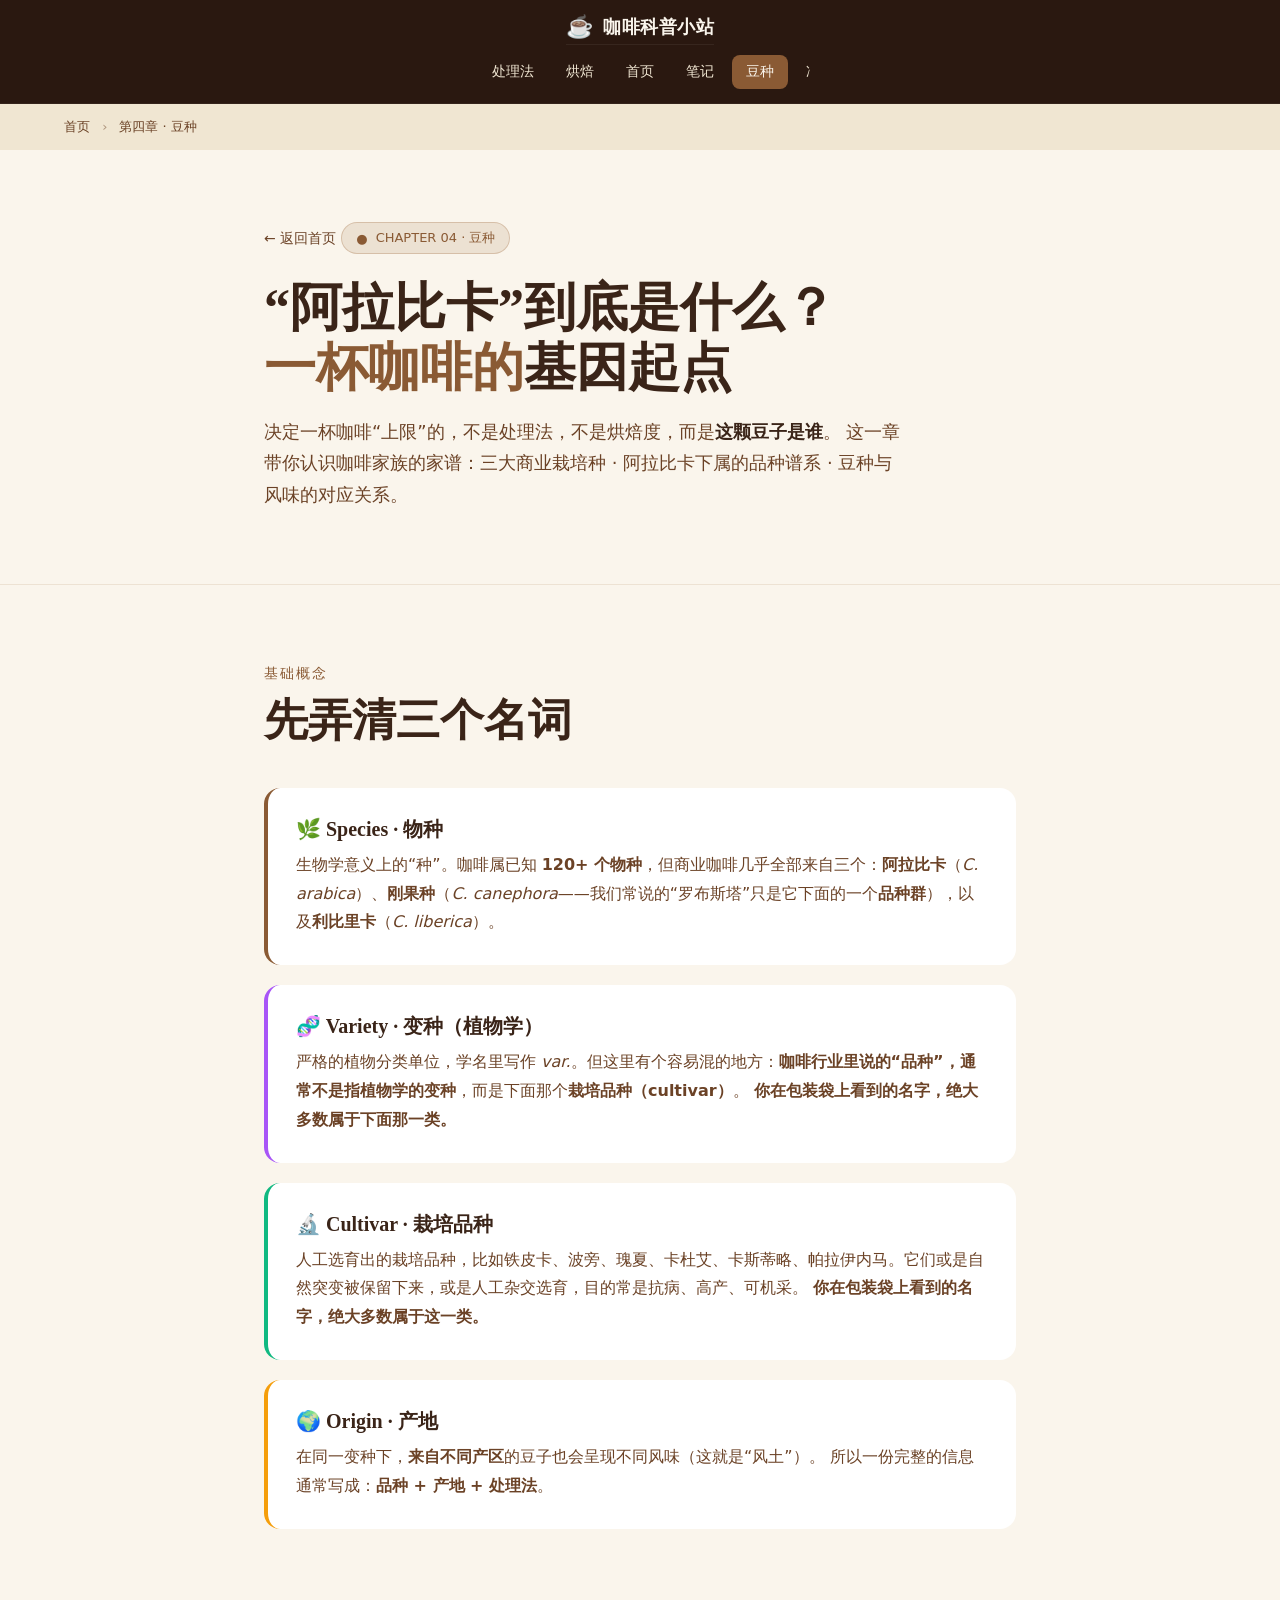
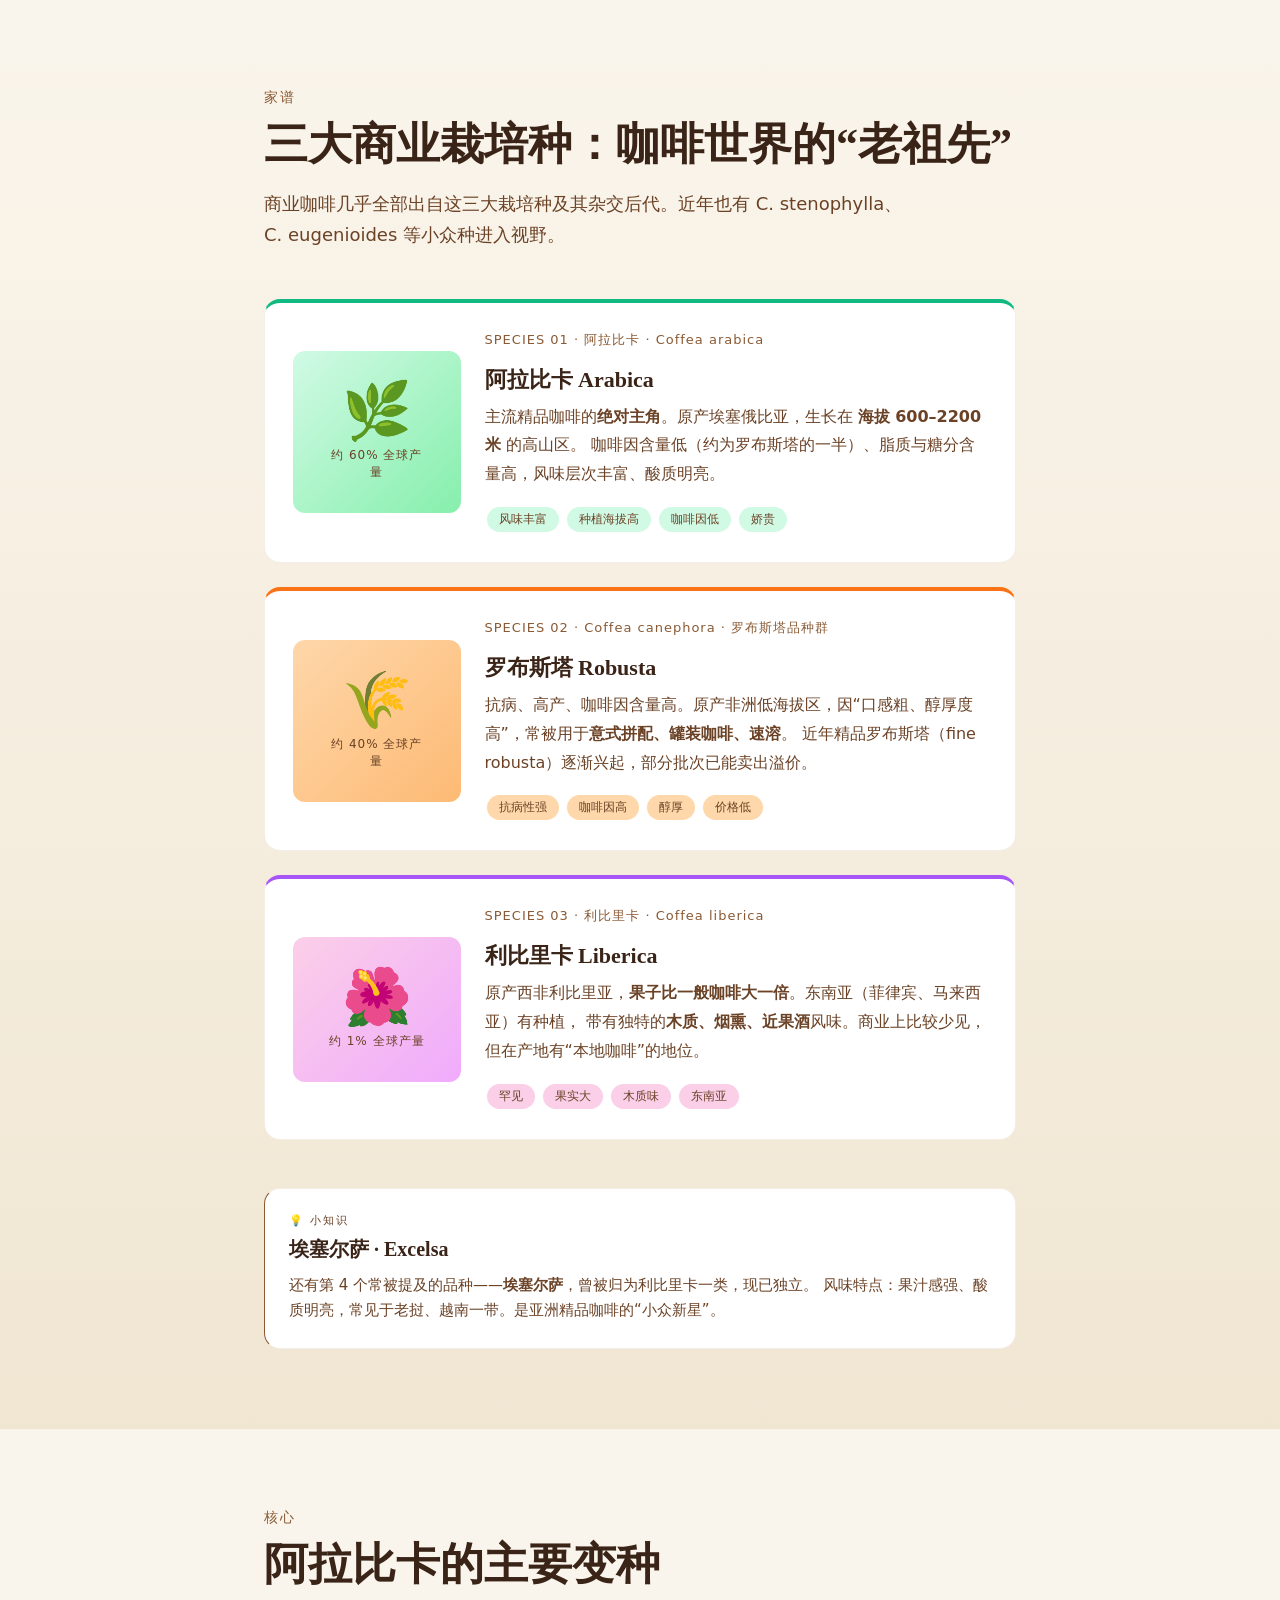
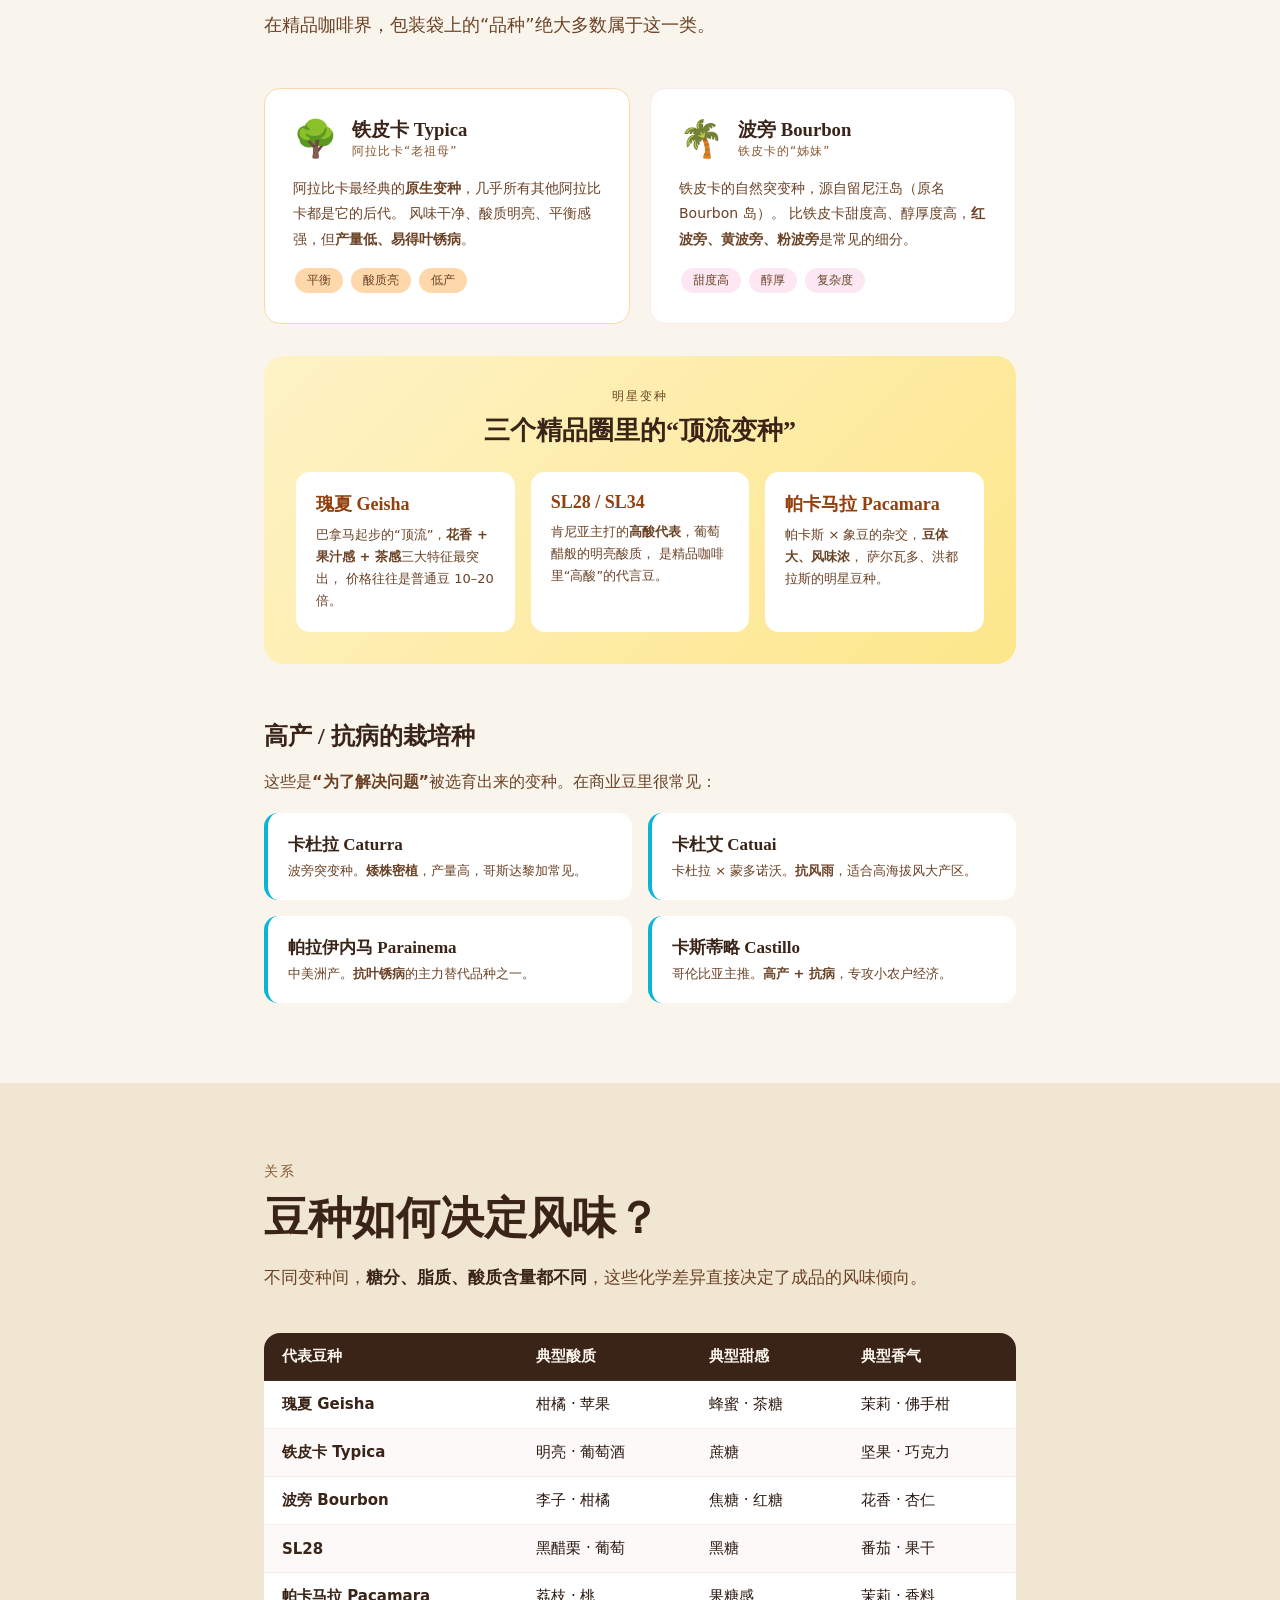
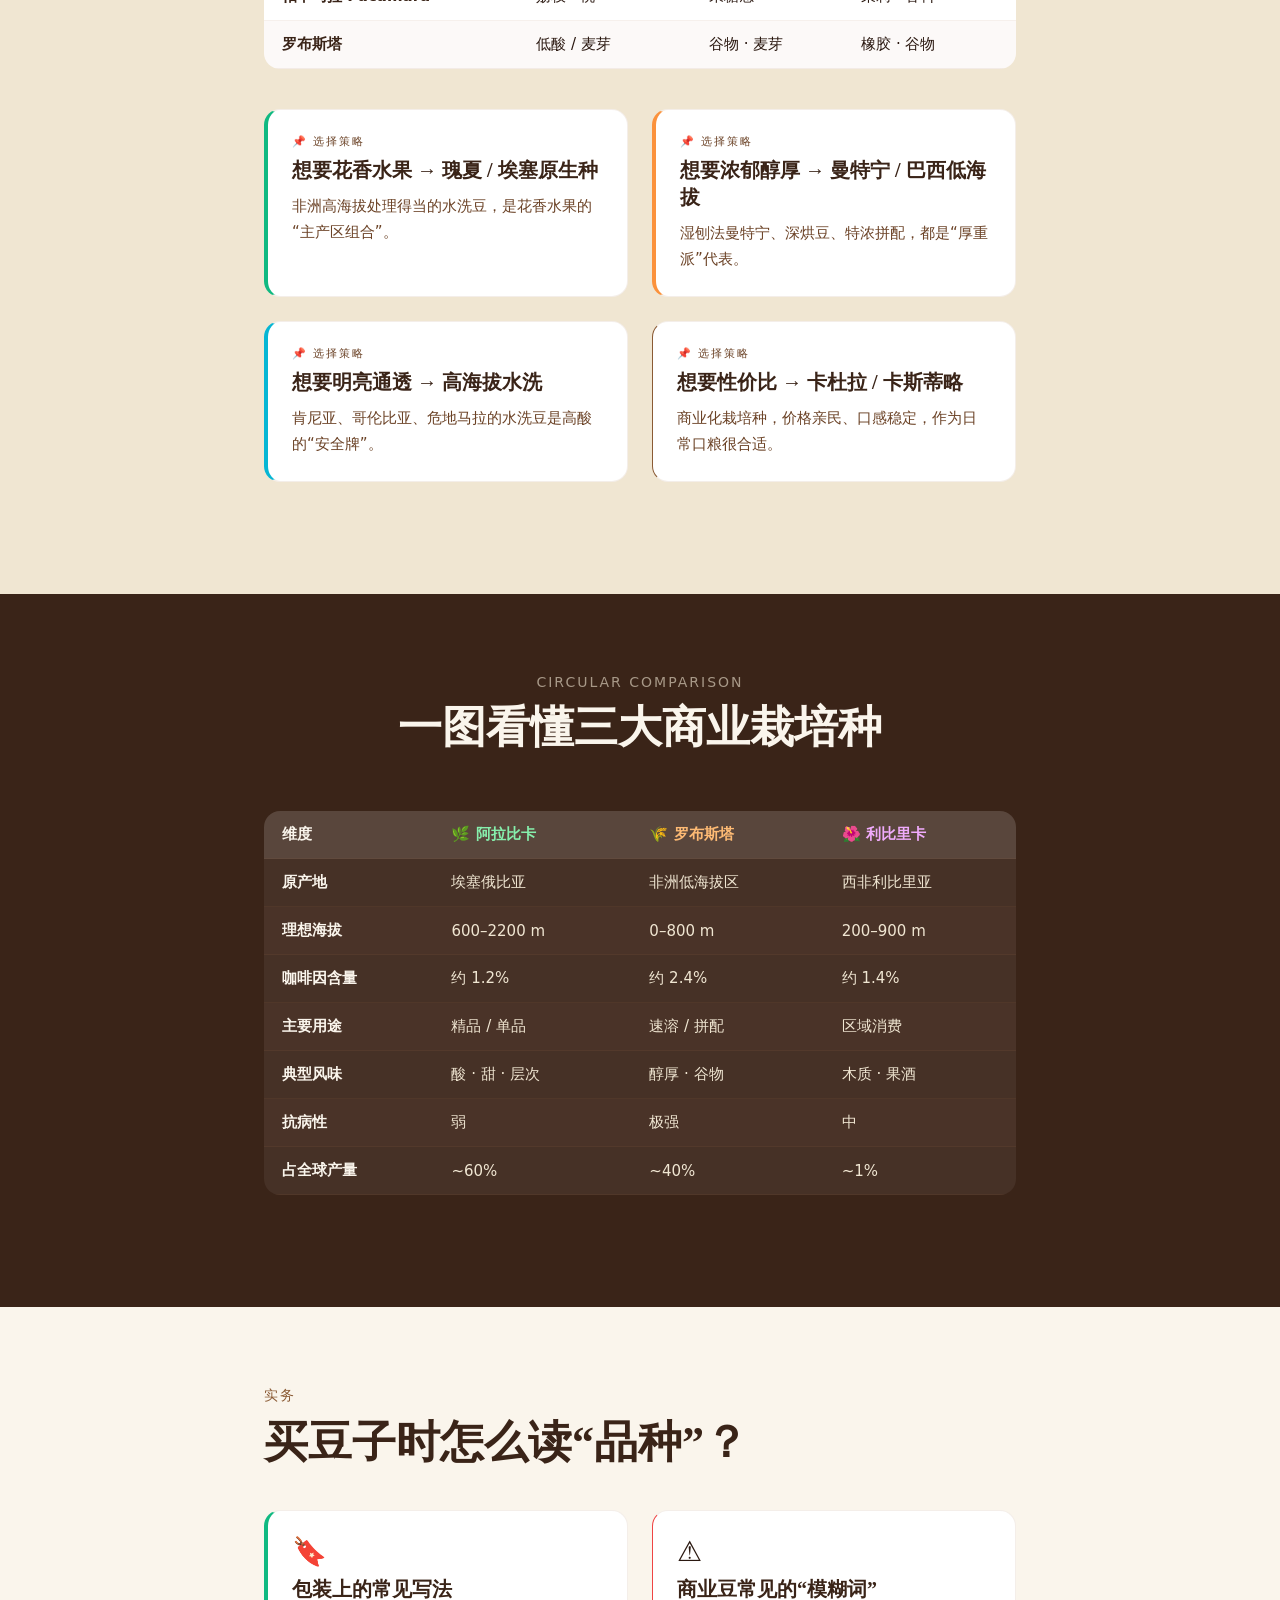
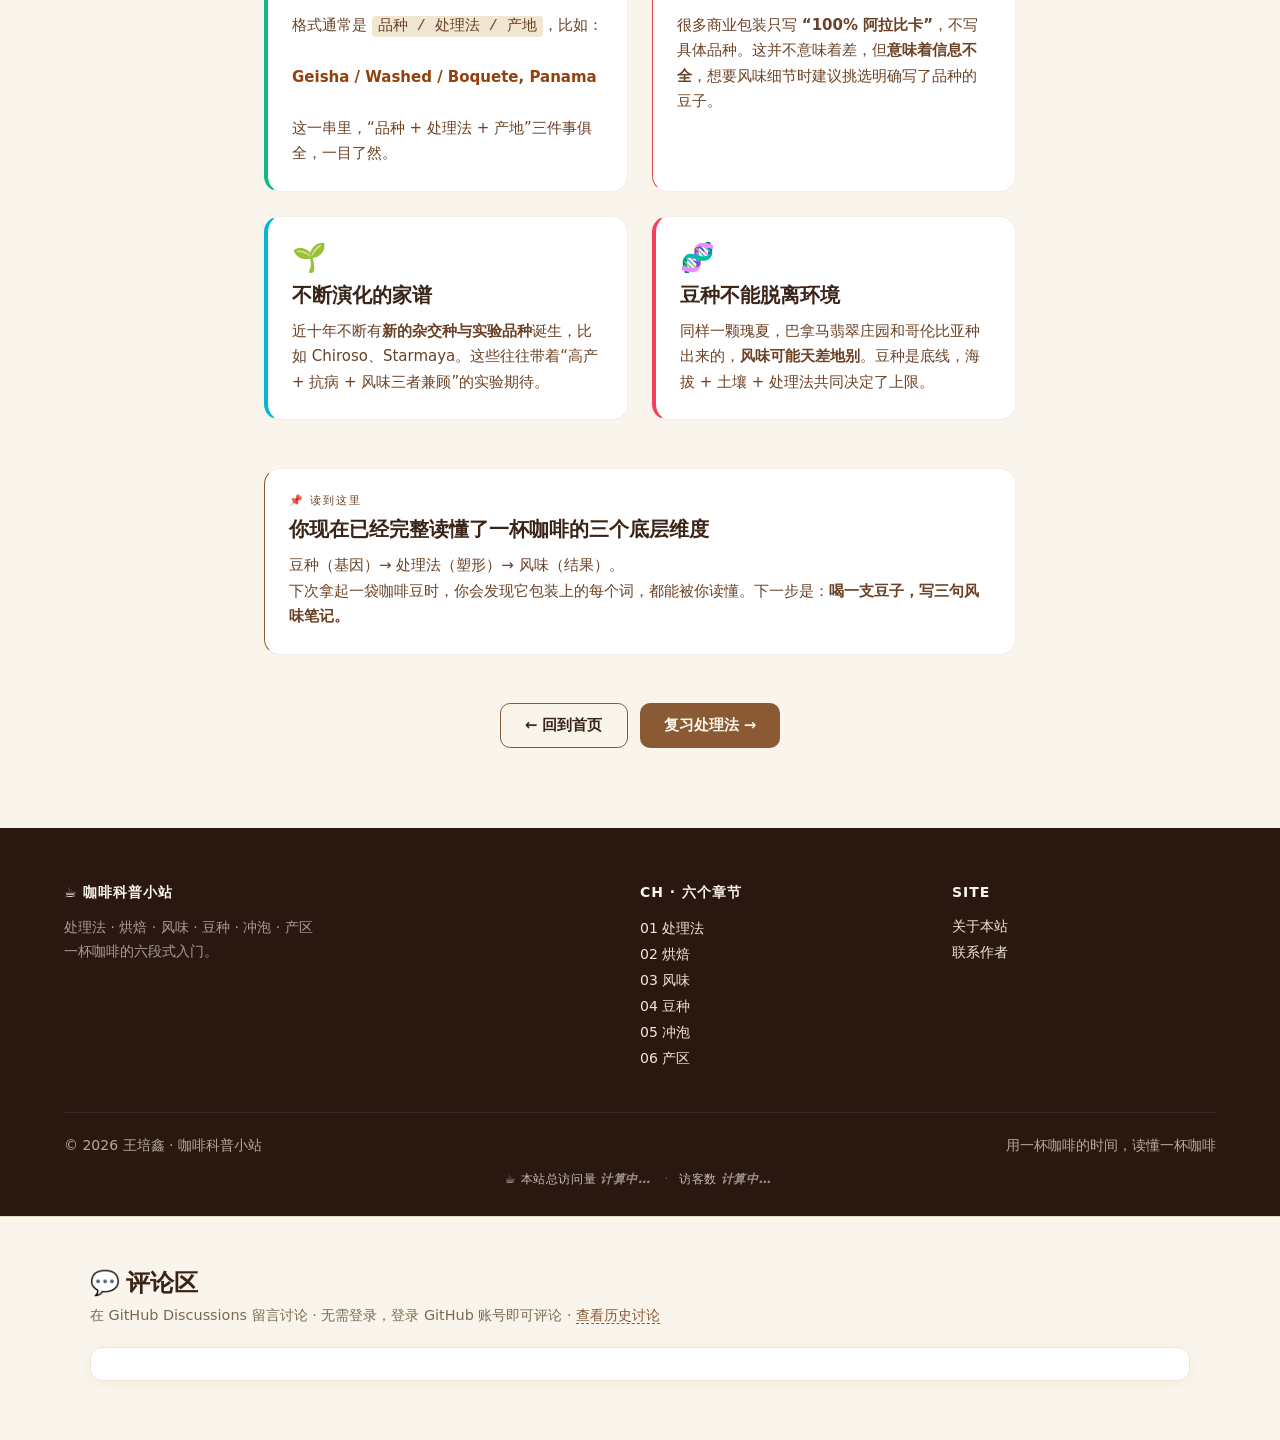
<file: varieties.html>
<!DOCTYPE html>
<html lang="zh-CN">
<head>
    <meta charset="UTF-8">
    <meta name="viewport" content="width=device-width, initial-scale=1.0">
    <title>咖啡豆种入门 · 咖啡科普小站</title>
    <meta name="description" content="阿拉比卡、罗布斯塔、利比里卡 —— 三大商业栽培种，以及阿拉比卡下属品种（瑰夏、铁皮卡、波旁等）解析。">
    <meta property="og:title" content="咖啡豆种入门">
    <meta property="og:description" content="阿拉比卡、罗布斯塔、利比里卡 —— 三大商业栽培种，以及阿拉比卡下属品种（瑰夏、铁皮卡、波旁等）解析。">
    <meta property="og:type" content="article">
    <link rel="canonical" href="https://basiccoffee.cn/varieties">
    <meta property="og:url" content="https://basiccoffee.cn/varieties">
    <meta property="og:locale" content="zh_CN">
    <meta property="og:site_name" content="咖啡科普小站">
    <meta name="theme-color" content="#3a2418">
    <meta property="og:image" content="https://basiccoffee.cn/assets/img/og-cover.jpg">
    <meta property="og:image:width" content="1200">
    <meta property="og:image:height" content="630">
    <meta property="og:image:alt" content="咖啡科普小站——咖啡豆种入门">
    <meta name="twitter:card" content="summary_large_image">
    <meta name="twitter:title" content="咖啡豆种入门">
    <meta name="twitter:description" content="阿拉比卡、罗布斯塔、利比里卡 —— 三大商业栽培种，以及阿拉比卡下属品种（瑰夏、铁皮卡、波旁等）解析。">
    <meta name="twitter:image" content="https://basiccoffee.cn/assets/img/og-cover.jpg">
    <link rel="icon" href="data:image/svg+xml,%3Csvg xmlns='http://www.w3.org/2000/svg' viewBox='0 0 100 100'%3E%3Ctext y='.9em' font-size='90'%3E🌱%3C/text%3E%3C/svg%3E">
    <link rel="stylesheet" href="assets/style.css?v=2.7">
    <!-- ========== 结构化数据（JSON-LD）========== -->
    <script type="application/ld+json">
    {
        "@context": "https://schema.org",
        "@type": "Article",
        "headline": "\"阿拉比卡\"到底是什么？一杯咖啡的基因起点",
        "description": "阿拉比卡、罗布斯塔、利比里卡 —— 三大商业栽培种，以及阿拉比卡下属品种（瑰夏、铁皮卡、波旁等）解析。",
        "inLanguage": "zh-CN",
        "url": "https://basiccoffee.cn/varieties",
        "mainEntityOfPage": {
            "@type": "WebPage",
            "@id": "https://basiccoffee.cn/varieties"
        },
        "datePublished": "2026-09-08",
        "dateModified": "2026-10-16",
        "author": {
            "@type": "Person",
            "name": "王培鑫",
            "affiliation": {
                "@type": "CollegeOrUniversity",
                "name": "云南农业大学"
            },
            "hasCredential": [
                {
                    "@type": "EducationalOccupationalCredential",
                    "name": "SCA Q Grader"
                },
                {
                    "@type": "EducationalOccupationalCredential",
                    "name": "SCA 咖啡师技能（中级）"
                }
            ],
            "knowsAbout": [
                "咖啡处理法",
                "咖啡烘焙",
                "咖啡感官评价",
                "咖啡豆种",
                "咖啡冲泡",
                "咖啡产区"
            ]
        },
        "publisher": {
            "@type": "Organization",
            "@id": "https://basiccoffee.cn/#organization"
        },
        "isPartOf": {
            "@type": "WebSite",
            "@id": "https://basiccoffee.cn/#website"
        },
        "image": "https://basiccoffee.cn/assets/img/og-cover.jpg",
        "articleSection": "豆种"
    }
    </script>
    <script type="application/ld+json">
    {
        "@context": "https://schema.org",
        "@type": "BreadcrumbList",
        "itemListElement": [
            {
                "@type": "ListItem",
                "position": 1,
                "name": "首页",
                "item": "https://basiccoffee.cn/"
            },
            {
                "@type": "ListItem",
                "position": 2,
                "name": "豆种",
                "item": "https://basiccoffee.cn/varieties"
            }
        ]
    }
    </script>

</head>
<body>


<a class="skip-link" href="#main">跳到主要内容</a>
<!-- ========== 顶部导航 ========== -->
<nav class="site-nav" aria-label="站点导航">
    <div class="nav-inner">
        <a href="index.html" class="brand">
            <span class="brand-icon">☕</span>
            <span>咖啡科普小站</span>
        </a>
                <div class="nav-links">
            <a href="flavor.html" class="nav-link">风味</a>
            <a href="processing.html" class="nav-link">处理法</a>
            <a href="roasting.html" class="nav-link">烘焙</a>
            <a href="index.html" class="nav-link">首页</a>
            <a href="/notes" class="nav-link">笔记</a>
            <a href="varieties.html" class="nav-link active" aria-current="page">豆种</a>
            <a href="brewing.html" class="nav-link">冲泡</a>
            <a href="origins.html" class="nav-link">产区</a>
        </div>
    </div>
</nav>

<main id="main">

<!-- ========== 面包屑 ========== -->
<div class="breadcrumb">
    <div class="container">
        <a href="index.html">首页</a>
        <span class="sep">›</span>
        <span>第四章 · 豆种</span>
    </div>
</div>

<!-- ========== Hero ========== -->
<header class="sub-hero">
    <div class="container-narrow">
        <a href="index.html" class="back-link">← 返回首页</a>
        <div class="hero-tag">
            <span>●</span><span>CHAPTER 04 · 豆种</span>
        </div>
        <h1>“阿拉比卡”到底是什么？<br><span style="color: var(--bean-light);">一杯咖啡的</span>基因起点</h1>
        <p class="lead">
            决定一杯咖啡“上限”的，不是处理法，不是烘焙度，而是<strong style="color: var(--bean-dark);">这颗豆子是谁</strong>。
            这一章带你认识咖啡家族的家谱：三大商业栽培种 · 阿拉比卡下属的品种谱系 · 豆种与风味的对应关系。
        </p>
    </div>
</header>

<!-- ========== 01 入门概念 ========== -->
<section class="section">
    <div class="container-narrow">
        <div class="section-eyebrow">基础概念</div>
        <h2 class="section-title">先弄清三个名词</h2>

        <div style="display: grid; grid-template-columns: 1fr; gap: 20px; margin-top: 40px;">

            <div style="background: white; padding: 28px; border-radius: 16px; border-left: 4px solid var(--bean-light);">
                <h3 style="font-size: 20px; margin-bottom: 8px;">🌿 Species · 物种</h3>
                <p style="color: var(--bean-mid); line-height: 1.8; margin: 0;">
                    生物学意义上的“种”。咖啡属已知 <strong>120+ 个物种</strong>，但商业咖啡几乎全部来自三个：<strong>阿拉比卡</strong>（<em>C. arabica</em>）、<strong>刚果种</strong>（<em>C. canephora</em>——我们常说的“罗布斯塔”只是它下面的一个<strong>品种群</strong>），以及<strong>利比里卡</strong>（<em>C. liberica</em>）。
                </p>
            </div>

            <div style="background: white; padding: 28px; border-radius: 16px; border-left: 4px solid #a855f7;">
                <h3 style="font-size: 20px; margin-bottom: 8px;">🧬 Variety · 变种（植物学）</h3>
                <p style="color: var(--bean-mid); line-height: 1.8; margin: 0;">
                    严格的植物分类单位，学名里写作 <em>var.</em>。但这里有个容易混的地方：<strong>咖啡行业里说的“品种”，通常不是指植物学的变种</strong>，而是下面那个<strong>栽培品种（cultivar）</strong>。
                    <strong>你在包装袋上看到的名字，绝大多数属于下面那一类。</strong>
                </p>
            </div>

            <div style="background: white; padding: 28px; border-radius: 16px; border-left: 4px solid #10b981;">
                <h3 style="font-size: 20px; margin-bottom: 8px;">🔬 Cultivar · 栽培品种</h3>
                <p style="color: var(--bean-mid); line-height: 1.8; margin: 0;">
                    人工选育出的栽培品种，比如铁皮卡、波旁、瑰夏、卡杜艾、卡斯蒂略、帕拉伊内马。它们或是自然突变被保留下来，或是人工杂交选育，目的常是抗病、高产、可机采。
                    <strong>你在包装袋上看到的名字，绝大多数属于这一类。</strong>
                </p>
            </div>

            <div style="background: white; padding: 28px; border-radius: 16px; border-left: 4px solid #f59e0b;">
                <h3 style="font-size: 20px; margin-bottom: 8px;">🌍 Origin · 产地</h3>
                <p style="color: var(--bean-mid); line-height: 1.8; margin: 0;">
                    在同一变种下，<strong>来自不同产区</strong>的豆子也会呈现不同风味（这就是“风土”）。
                    所以一份完整的信息通常写成：<strong>品种 + 产地 + 处理法</strong>。
                </p>
            </div>

        </div>
    </div>
</section>

<!-- ========== 02 三大商业栽培种 ========== -->
<section class="section" style="background: linear-gradient(180deg, var(--cream) 0%, var(--cream-dark) 100%);">
    <div class="container-narrow">
        <div class="section-eyebrow">家谱</div>
        <h2 class="section-title">三大商业栽培种：咖啡世界的“老祖先”</h2>
        <p class="section-subtitle" style="margin-bottom: 48px;">商业咖啡几乎全部出自这三大栽培种及其杂交后代。近年也有 C. stenophylla、C. eugenioides 等小众种进入视野。</p>

        <!-- 阿拉比卡 -->
        <div class="variety-card" style="margin-bottom: 24px; border-top: 4px solid #10b981;">
            <div style="display: grid; grid-template-columns: 1fr 3fr; gap: 24px; align-items: center;">
                <div style="background: linear-gradient(135deg, #d1fae5, #86efac); padding: 32px; border-radius: 12px; text-align: center;">
                    <div style="font-size: 56px; line-height: 1;">🌿</div>
                    <div style="font-size: 12px; letter-spacing: 1px; color: var(--bean-mid); margin-top: 8px;">约 60% 全球产量</div>
                </div>
                <div>
                    <div class="variety-meta">SPECIES 01 · 阿拉比卡 · Coffea arabica</div>
                    <h3>阿拉比卡 Arabica</h3>
                    <p style="color: var(--bean-mid); line-height: 1.8; margin-top: 8px;">
                        主流精品咖啡的<strong>绝对主角</strong>。原产埃塞俄比亚，生长在 <strong>海拔 600–2200 米</strong> 的高山区。
                        咖啡因含量低（约为罗布斯塔的一半）、脂质与糖分含量高，风味层次丰富、酸质明亮。
                    </p>
                    <div class="tags" style="margin-top: 16px;">
                        <span class="tag" style="background: #d1fae5;">风味丰富</span>
                        <span class="tag" style="background: #d1fae5;">种植海拔高</span>
                        <span class="tag" style="background: #d1fae5;">咖啡因低</span>
                        <span class="tag" style="background: #d1fae5;">娇贵</span>
                    </div>
                </div>
            </div>
        </div>

        <!-- 罗布斯塔 -->
        <div class="variety-card" style="margin-bottom: 24px; border-top: 4px solid #f97316;">
            <div style="display: grid; grid-template-columns: 1fr 3fr; gap: 24px; align-items: center;">
                <div style="background: linear-gradient(135deg, #fed7aa, #fdba74); padding: 32px; border-radius: 12px; text-align: center;">
                    <div style="font-size: 56px; line-height: 1;">🌾</div>
                    <div style="font-size: 12px; letter-spacing: 1px; color: var(--bean-mid); margin-top: 8px;">约 40% 全球产量</div>
                </div>
                <div>
                    <div class="variety-meta">SPECIES 02 · Coffea canephora · 罗布斯塔品种群</div>
                    <h3>罗布斯塔 Robusta</h3>
                    <p style="color: var(--bean-mid); line-height: 1.8; margin-top: 8px;">
                        抗病、高产、咖啡因含量高。原产非洲低海拔区，因“口感粗、醇厚度高”，常被用于<strong>意式拼配、罐装咖啡、速溶</strong>。
                        近年精品罗布斯塔（fine robusta）逐渐兴起，部分批次已能卖出溢价。
                    </p>
                    <div class="tags" style="margin-top: 16px;">
                        <span class="tag" style="background: #fed7aa;">抗病性强</span>
                        <span class="tag" style="background: #fed7aa;">咖啡因高</span>
                        <span class="tag" style="background: #fed7aa;">醇厚</span>
                        <span class="tag" style="background: #fed7aa;">价格低</span>
                    </div>
                </div>
            </div>
        </div>

        <!-- 利比里卡 -->
        <div class="variety-card" style="border-top: 4px solid #a855f7;">
            <div style="display: grid; grid-template-columns: 1fr 3fr; gap: 24px; align-items: center;">
                <div style="background: linear-gradient(135deg, #fbcfe8, #f0abfc); padding: 32px; border-radius: 12px; text-align: center;">
                    <div style="font-size: 56px; line-height: 1;">🌺</div>
                    <div style="font-size: 12px; letter-spacing: 1px; color: var(--bean-mid); margin-top: 8px;">约 1% 全球产量</div>
                </div>
                <div>
                    <div class="variety-meta">SPECIES 03 · 利比里卡 · Coffea liberica</div>
                    <h3>利比里卡 Liberica</h3>
                    <p style="color: var(--bean-mid); line-height: 1.8; margin-top: 8px;">
                        原产西非利比里亚，<strong>果子比一般咖啡大一倍</strong>。东南亚（菲律宾、马来西亚）有种植，
                        带有独特的<strong>木质、烟熏、近果酒</strong>风味。商业上比较少见，但在产地有“本地咖啡”的地位。
                    </p>
                    <div class="tags" style="margin-top: 16px;">
                        <span class="tag" style="background: #fbcfe8;">罕见</span>
                        <span class="tag" style="background: #fbcfe8;">果实大</span>
                        <span class="tag" style="background: #fbcfe8;">木质味</span>
                        <span class="tag" style="background: #fbcfe8;">东南亚</span>
                    </div>
                </div>
            </div>
        </div>

        <div class="info-card mt-12" style="border-left-color: var(--bean-light);">
            <div class="info-label">💡 小知识</div>
            <h4>埃塞尔萨 · Excelsa</h4>
            <p>还有第 4 个常被提及的品种——<strong>埃塞尔萨</strong>，曾被归为利比里卡一类，现已独立。
            风味特点：果汁感强、酸质明亮，常见于老挝、越南一带。是亚洲精品咖啡的“小众新星”。</p>
        </div>
    </div>
</section>

<!-- ========== 03 阿拉比卡变种 ========== -->
<section class="section">
    <div class="container-narrow">
        <div class="section-eyebrow">核心</div>
        <h2 class="section-title">阿拉比卡的主要变种</h2>
        <p class="section-subtitle" style="margin-bottom: 48px;">在精品咖啡界，包装袋上的“品种”绝大多数属于这一类。</p>

        <!-- 经典双柱：铁皮卡 / 波旁 -->
        <div style="display: grid; grid-template-columns: 1fr 1fr; gap: 20px;">

            <div style="background: white; padding: 28px; border-radius: 16px; border: 1px solid #fed7aa;">
                <div style="display: flex; align-items: center; gap: 14px; margin-bottom: 16px;">
                    <span style="font-size: 36px;">🌳</span>
                    <div>
                        <h3 style="margin: 0;">铁皮卡 Typica</h3>
                        <div style="font-size: 12px; color: var(--bean-light); letter-spacing: 1px;">阿拉比卡“老祖母”</div>
                    </div>
                </div>
                <p style="color: var(--bean-mid); font-size: 14px; line-height: 1.8; margin: 0;">
                    阿拉比卡最经典的<strong>原生变种</strong>，几乎所有其他阿拉比卡都是它的后代。
                    风味干净、酸质明亮、平衡感强，但<strong>产量低、易得叶锈病</strong>。
                </p>
                <div class="tags" style="margin-top: 14px;">
                    <span class="tag" style="background: #fed7aa;">平衡</span>
                    <span class="tag" style="background: #fed7aa;">酸质亮</span>
                    <span class="tag" style="background: #fed7aa;">低产</span>
                </div>
            </div>

            <div style="background: white; padding: 28px; border-radius: 16px; border: 1px solid #fce7f3;">
                <div style="display: flex; align-items: center; gap: 14px; margin-bottom: 16px;">
                    <span style="font-size: 36px;">🌴</span>
                    <div>
                        <h3 style="margin: 0;">波旁 Bourbon</h3>
                        <div style="font-size: 12px; color: var(--bean-light); letter-spacing: 1px;">铁皮卡的“姊妹”</div>
                    </div>
                </div>
                <p style="color: var(--bean-mid); font-size: 14px; line-height: 1.8; margin: 0;">
                    铁皮卡的自然突变种，源自留尼汪岛（原名 Bourbon 岛）。
                    比铁皮卡甜度高、醇厚度高，<strong>红波旁、黄波旁、粉波旁</strong>是常见的细分。
                </p>
                <div class="tags" style="margin-top: 14px;">
                    <span class="tag" style="background: #fce7f3;">甜度高</span>
                    <span class="tag" style="background: #fce7f3;">醇厚</span>
                    <span class="tag" style="background: #fce7f3;">复杂度</span>
                </div>
            </div>

        </div>

        <!-- 三大高质变种 -->
        <div style="background: linear-gradient(135deg, #fef3c7, #fde68a); padding: 32px; border-radius: 20px; margin-top: 32px;">
            <div style="text-align: center; margin-bottom: 24px;">
                <div style="font-size: 12px; letter-spacing: 2px; color: var(--bean-mid); text-transform: uppercase;">明星变种</div>
                <h3 style="font-size: 26px; margin-top: 8px;">三个精品圈里的“顶流变种”</h3>
            </div>

            <div style="display: grid; grid-template-columns: repeat(3, 1fr); gap: 16px;">
                <div style="background: white; padding: 20px; border-radius: 14px;">
                    <h4 style="font-size: 18px; color: #92400e; margin-bottom: 8px;">瑰夏 Geisha</h4>
                    <p style="color: var(--bean-mid); font-size: 13px; line-height: 1.7; margin: 0;">
                        巴拿马起步的“顶流”，<strong>花香 + 果汁感 + 茶感</strong>三大特征最突出，
                        价格往往是普通豆 10–20 倍。
                    </p>
                </div>
                <div style="background: white; padding: 20px; border-radius: 14px;">
                    <h4 style="font-size: 18px; color: #92400e; margin-bottom: 8px;">SL28 / SL34</h4>
                    <p style="color: var(--bean-mid); font-size: 13px; line-height: 1.7; margin: 0;">
                        肯尼亚主打的<strong>高酸代表</strong>，葡萄醋般的明亮酸质，
                        是精品咖啡里“高酸”的代言豆。
                    </p>
                </div>
                <div style="background: white; padding: 20px; border-radius: 14px;">
                    <h4 style="font-size: 18px; color: #92400e; margin-bottom: 8px;">帕卡马拉 Pacamara</h4>
                    <p style="color: var(--bean-mid); font-size: 13px; line-height: 1.7; margin: 0;">
                        帕卡斯 × 象豆的杂交，<strong>豆体大、风味浓</strong>，
                        萨尔瓦多、洪都拉斯的明星豆种。
                    </p>
                </div>
            </div>
        </div>

        <!-- 高产/抗病栽培种 -->
        <h3 style="font-size: 24px; margin: 56px 0 20px;">高产 / 抗病的栽培种</h3>
        <p style="color: var(--bean-mid); margin-bottom: 20px;">这些是<strong>“为了解决问题”</strong>被选育出来的变种。在商业豆里很常见：</p>

        <div style="display: grid; grid-template-columns: repeat(2, 1fr); gap: 16px;">
            <div style="background: white; padding: 20px; border-radius: 14px; border-left: 4px solid #06b6d4;">
                <h4 style="font-size: 17px; margin-bottom: 6px;">卡杜拉 Caturra</h4>
                <p style="font-size: 13px; color: var(--bean-mid); margin: 0;">波旁突变种。<strong>矮株密植</strong>，产量高，哥斯达黎加常见。</p>
            </div>
            <div style="background: white; padding: 20px; border-radius: 14px; border-left: 4px solid #06b6d4;">
                <h4 style="font-size: 17px; margin-bottom: 6px;">卡杜艾 Catuai</h4>
                <p style="font-size: 13px; color: var(--bean-mid); margin: 0;">卡杜拉 × 蒙多诺沃。<strong>抗风雨</strong>，适合高海拔风大产区。</p>
            </div>
            <div style="background: white; padding: 20px; border-radius: 14px; border-left: 4px solid #06b6d4;">
                <h4 style="font-size: 17px; margin-bottom: 6px;">帕拉伊内马 Parainema</h4>
                <p style="font-size: 13px; color: var(--bean-mid); margin: 0;">中美洲产。<strong>抗叶锈病</strong>的主力替代品种之一。</p>
            </div>
            <div style="background: white; padding: 20px; border-radius: 14px; border-left: 4px solid #06b6d4;">
                <h4 style="font-size: 17px; margin-bottom: 6px;">卡斯蒂略 Castillo</h4>
                <p style="font-size: 13px; color: var(--bean-mid); margin: 0;">哥伦比亚主推。<strong>高产 + 抗病</strong>，专攻小农户经济。</p>
            </div>
        </div>
    </div>
</section>

<!-- ========== 04 豆种 vs 风味 ========== -->
<section class="section" style="background: var(--cream-dark);">
    <div class="container-narrow">
        <div class="section-eyebrow">关系</div>
        <h2 class="section-title">豆种如何决定风味？</h2>

        <div class="prose">
            <p>不同变种间，<strong>糖分、脂质、酸质含量都不同</strong>，这些化学差异直接决定了成品的风味倾向。</p>
        </div>

        <table class="compare-table" style="margin-top: 40px;">
            <caption class="sr-only">豆种如何决定风味？</caption>
            <thead>
                <tr><th scope="col">代表豆种</th><th scope="col">典型酸质</th><th scope="col">典型甜感</th><th scope="col">典型香气</th></tr>
            </thead>
            <tbody>
                <tr><td>瑰夏 Geisha</td><td>柑橘 · 苹果</td><td>蜂蜜 · 茶糖</td><td>茉莉 · 佛手柑</td></tr>
                <tr><td>铁皮卡 Typica</td><td>明亮 · 葡萄酒</td><td>蔗糖</td><td>坚果 · 巧克力</td></tr>
                <tr><td>波旁 Bourbon</td><td>李子 · 柑橘</td><td>焦糖 · 红糖</td><td>花香 · 杏仁</td></tr>
                <tr><td>SL28</td><td>黑醋栗 · 葡萄</td><td>黑糖</td><td>番茄 · 果干</td></tr>
                <tr><td>帕卡马拉 Pacamara</td><td>荔枝 · 桃</td><td>果糖感</td><td>茉莉 · 香料</td></tr>
                <tr><td>罗布斯塔</td><td>低酸 / 麦芽</td><td>谷物 · 麦芽</td><td>橡胶 · 谷物</td></tr>
            </tbody>
        </table>

        <div class="info-pair" style="margin-top: 40px;">
            <div class="info-card accent-emerald">
                <div class="info-label">📌 选择策略</div>
                <h3>想要花香水果 → 瑰夏 / 埃塞原生种</h3>
                <p>非洲高海拔处理得当的水洗豆，是花香水果的“主产区组合”。</p>
            </div>
            <div class="info-card accent-orange">
                <div class="info-label">📌 选择策略</div>
                <h4>想要浓郁醇厚 → 曼特宁 / 巴西低海拔</h4>
                <p>湿刨法曼特宁、深烘豆、特浓拼配，都是“厚重派”代表。</p>
            </div>
            <div class="info-card accent-blue">
                <div class="info-label">📌 选择策略</div>
                <h4>想要明亮通透 → 高海拔水洗</h4>
                <p>肯尼亚、哥伦比亚、危地马拉的水洗豆是高酸的“安全牌”。</p>
            </div>
            <div class="info-card" style="border-left-color: var(--bean-light);">
                <div class="info-label">📌 选择策略</div>
                <h4>想要性价比 → 卡杜拉 / 卡斯蒂略</h4>
                <p>商业化栽培种，价格亲民、口感稳定，作为日常口粮很合适。</p>
            </div>
        </div>
    </div>
</section>

<!-- ========== 05 三大商业栽培种对比表 ========== -->
<section class="section" style="background: var(--bean-dark); color: var(--cream);">
    <div class="container-narrow">
        <div class="text-center" style="margin-bottom: 56px;">
            <div class="section-eyebrow" style="color: var(--cream-dark); opacity: 0.6;">CIRCULAR COMPARISON</div>
            <h2 class="section-title" style="color: var(--cream);">一图看懂三大商业栽培种</h2>
        </div>

        <table class="compare-table" style="background: rgba(255,255,255,0.06); color: var(--cream);">
            <caption class="sr-only">一图看懂三大商业栽培种</caption>
            <thead style="background: rgba(255,255,255,0.1);">
                <tr>
                    <th scope="col">维度</th>
                    <th scope="col" style="color: #86efac;">🌿 阿拉比卡</th>
                    <th scope="col" style="color: #fdba74;">🌾 罗布斯塔</th>
                    <th scope="col" style="color: #f0abfc;">🌺 利比里卡</th>
                </tr>
            </thead>
            <tbody>
                <tr><td style="color: var(--cream);">原产地</td><td style="color: var(--cream-dark);">埃塞俄比亚</td><td style="color: var(--cream-dark);">非洲低海拔区</td><td style="color: var(--cream-dark);">西非利比里亚</td></tr>
                <tr><td style="color: var(--cream);">理想海拔</td><td style="color: var(--cream-dark);">600–2200 m</td><td style="color: var(--cream-dark);">0–800 m</td><td style="color: var(--cream-dark);">200–900 m</td></tr>
                <tr><td style="color: var(--cream);">咖啡因含量</td><td style="color: var(--cream-dark);">约 1.2%</td><td style="color: var(--cream-dark);">约 2.4%</td><td style="color: var(--cream-dark);">约 1.4%</td></tr>
                <tr><td style="color: var(--cream);">主要用途</td><td style="color: var(--cream-dark);">精品 / 单品</td><td style="color: var(--cream-dark);">速溶 / 拼配</td><td style="color: var(--cream-dark);">区域消费</td></tr>
                <tr><td style="color: var(--cream);">典型风味</td><td style="color: var(--cream-dark);">酸 · 甜 · 层次</td><td style="color: var(--cream-dark);">醇厚 · 谷物</td><td style="color: var(--cream-dark);">木质 · 果酒</td></tr>
                <tr><td style="color: var(--cream);">抗病性</td><td style="color: var(--cream-dark);">弱</td><td style="color: var(--cream-dark);">极强</td><td style="color: var(--cream-dark);">中</td></tr>
                <tr><td style="color: var(--cream);">占全球产量</td><td style="color: var(--cream-dark);">~60%</td><td style="color: var(--cream-dark);">~40%</td><td style="color: var(--cream-dark);">~1%</td></tr>
            </tbody>
        </table>
    </div>
</section>

<!-- ========== 06 进阶小贴士 ========== -->
<section class="section">
    <div class="container-narrow">
        <div class="section-eyebrow">实务</div>
        <h2 class="section-title">买豆子时怎么读“品种”？</h2>

        <div style="display: grid; grid-template-columns: 1fr 1fr; gap: 24px; margin-top: 40px;">
            <div class="info-card accent-emerald">
                <div style="font-size: 28px; margin-bottom: 8px;">🔖</div>
                <h3>包装上的常见写法</h3>
                <p>格式通常是 <span style="font-family: monospace; background: var(--cream-dark); padding: 2px 6px; border-radius: 4px;">品种 / 处理法 / 产地</span>，比如：<br><br>
                <strong style="color: #92400e;">Geisha / Washed / Boquete, Panama</strong><br><br>
                这一串里，“品种 + 处理法 + 产地”三件事俱全，一目了然。</p>
            </div>
            <div class="info-card" style="border-left-color: #ef4444;">
                <div style="font-size: 28px; margin-bottom: 8px;">⚠️</div>
                <h4>商业豆常见的“模糊词”</h4>
                <p>很多商业包装只写 <strong>“100% 阿拉比卡”</strong>，不写具体品种。这并不意味着差，但<strong>意味着信息不全</strong>，想要风味细节时建议挑选明确写了品种的豆子。</p>
            </div>
            <div class="info-card accent-blue">
                <div style="font-size: 28px; margin-bottom: 8px;">🌱</div>
                <h4>不断演化的家谱</h4>
                <p>近十年不断有<strong>新的杂交种与实验品种</strong>诞生，比如 Chiroso、Starmaya。这些往往带着“高产 + 抗病 + 风味三者兼顾”的实验期待。</p>
            </div>
            <div class="info-card accent-rose">
                <div style="font-size: 28px; margin-bottom: 8px;">🧬</div>
                <h4>豆种不能脱离环境</h4>
                <p>同样一颗瑰夏，巴拿马翡翠庄园和哥伦比亚种出来的，<strong>风味可能天差地别</strong>。豆种是底线，海拔 + 土壤 + 处理法共同决定了上限。</p>
            </div>
        </div>

        <div class="info-card mt-12" style="border-left-color: var(--bean-light);">
            <div class="info-label">📌 读到这里</div>
            <h4>你现在已经完整读懂了一杯咖啡的三个底层维度</h4>
            <p>豆种（基因）→ 处理法（塑形）→ 风味（结果）。<br>
            下次拿起一袋咖啡豆时，你会发现它包装上的每个词，都能被你读懂。下一步是：<strong>喝一支豆子，写三句风味笔记。</strong></p>
        </div>

        <div class="mt-12 text-center" style="display: flex; flex-wrap: wrap; gap: 12px; justify-content: center;">
            <a href="index.html" class="btn btn-ghost" style="border-color: var(--bean-light); color: var(--bean-dark);">← 回到首页</a>
            <a href="processing.html" class="btn btn-primary">复习处理法 →</a>
        </div>
    </div>
</section>

<!-- ========== Footer ========== -->
</main>

<footer class="site-footer">
    <div class="container">
        <div class="footer-grid">
            <div>
                <div class="footer-head">☕ 咖啡科普小站</div>
                <p style="color: rgba(250,245,236,0.6); line-height: 1.7; margin: 0;">
                    处理法 · 烘焙 · 风味 · 豆种 · 冲泡 · 产区<br>
                    一杯咖啡的六段式入门。
                </p>
            </div>
            <div>
                <div class="footer-head">CH · 六个章节</div>
                <a href="processing.html">01 处理法</a>
                <a href="roasting.html">02 烘焙</a>
                <a href="flavor.html">03 风味</a>
                <a href="varieties.html">04 豆种</a>
                <a href="brewing.html">05 冲泡</a>
                <a href="origins.html">06 产区</a>
            </div>
            <div>
                <div class="footer-head">SITE</div>
                <a href="index.html#about">关于本站</a>
                <a href="index.html#contact">联系作者</a>
            </div>
        </div>
        <div class="footer-bottom">
            <span>© 2026 王培鑫 · 咖啡科普小站</span>
            <span>用一杯咖啡的时间，读懂一杯咖啡</span>
        </div>
        <div class="visitor-counter">
            ☕ 本站总访问量<span class="num" id="busuanzi_value_site_pv">计算中…</span><span class="sep">·</span>访客数<span class="num" id="busuanzi_value_site_uv">计算中…</span>
        </div>
    </div>
</footer>
        <script>
        /* 不蒜子加载完成后给父元素加类,避免加载失败时数字显示空白 */
        window.addEventListener('load', function () {
            setTimeout(function () {
                var pv = document.getElementById('busuanzi_value_site_pv');
                var uv = document.getElementById('busuanzi_value_site_uv');
                var box = pv && pv.parentElement;
                if (box && pv.textContent && pv.textContent !== '计算中…' && uv && uv.textContent && uv.textContent !== '计算中…') {
                    box.classList.add('ready');
                }
            }, 1200);
        });
        </script>


<!-- 评论区：Giscus（基于 GitHub Discussions）-->
<section class="comments-section" aria-label="评论区">
    <div class="comments-container">
        <h2 class="comments-title">💬 评论区</h2>
        <p class="comments-hint">在 GitHub Discussions 留言讨论 · 无需登录，登录 GitHub 账号即可评论 · <a href="https://github.com/wangpeixin4444-code/basiccoffee/discussions" target="_blank" rel="noopener">查看历史讨论</a></p>
        <div id="comments-mount"></div>
        <script src="https://giscus.app/client.js"
            data-repo="wangpeixin4444-code/basiccoffee"
            data-repo-id="R_kgDOUSZH2Q"
            data-category="Announcements"
            data-category-id="DIC_kwDOUSZH2c4DFbEl"
            data-mapping="pathname"
            data-strict="0"
            data-reactions-enabled="1"
            data-emit-metadata="0"
            data-input-position="bottom"
            data-theme="light"
            data-lang="zh-CN"
            crossorigin="anonymous"
            async>
        </script>
    </div>
</section>

<script>
/* 导航栏以「首页」为中心，可左右滑动；当前页链接若在视野外则改为居中它 */
(function () {
    var links = document.querySelector('.site-nav .nav-links');
    if (!links) return;
    function center(el) {
        links.scrollLeft = (el.offsetLeft - links.offsetLeft) + el.offsetWidth / 2 - links.clientWidth / 2;
    }
    var home = links.querySelector('a[href="index.html"]');
    var active = links.querySelector('.nav-link.active');
    function run() {
        if (home) center(home);
        if (active) {
            var left = active.offsetLeft - links.offsetLeft;
            var right = left + active.offsetWidth;
            if (left < links.scrollLeft + 8 || right > links.scrollLeft + links.clientWidth - 8) {
                center(active);
            }
        }
    }
    run();
    /* 字体加载完成后宽度会变化，再校准一次 */
    if (document.fonts && document.fonts.ready) { document.fonts.ready.then(run); }
    window.addEventListener('load', run);
})();
</script>

<script async src="//busuanzi.ibruce.info/busuanzi/2.3/busuanzi.pure.mini.js"></script>
</body>
</html>
</file>
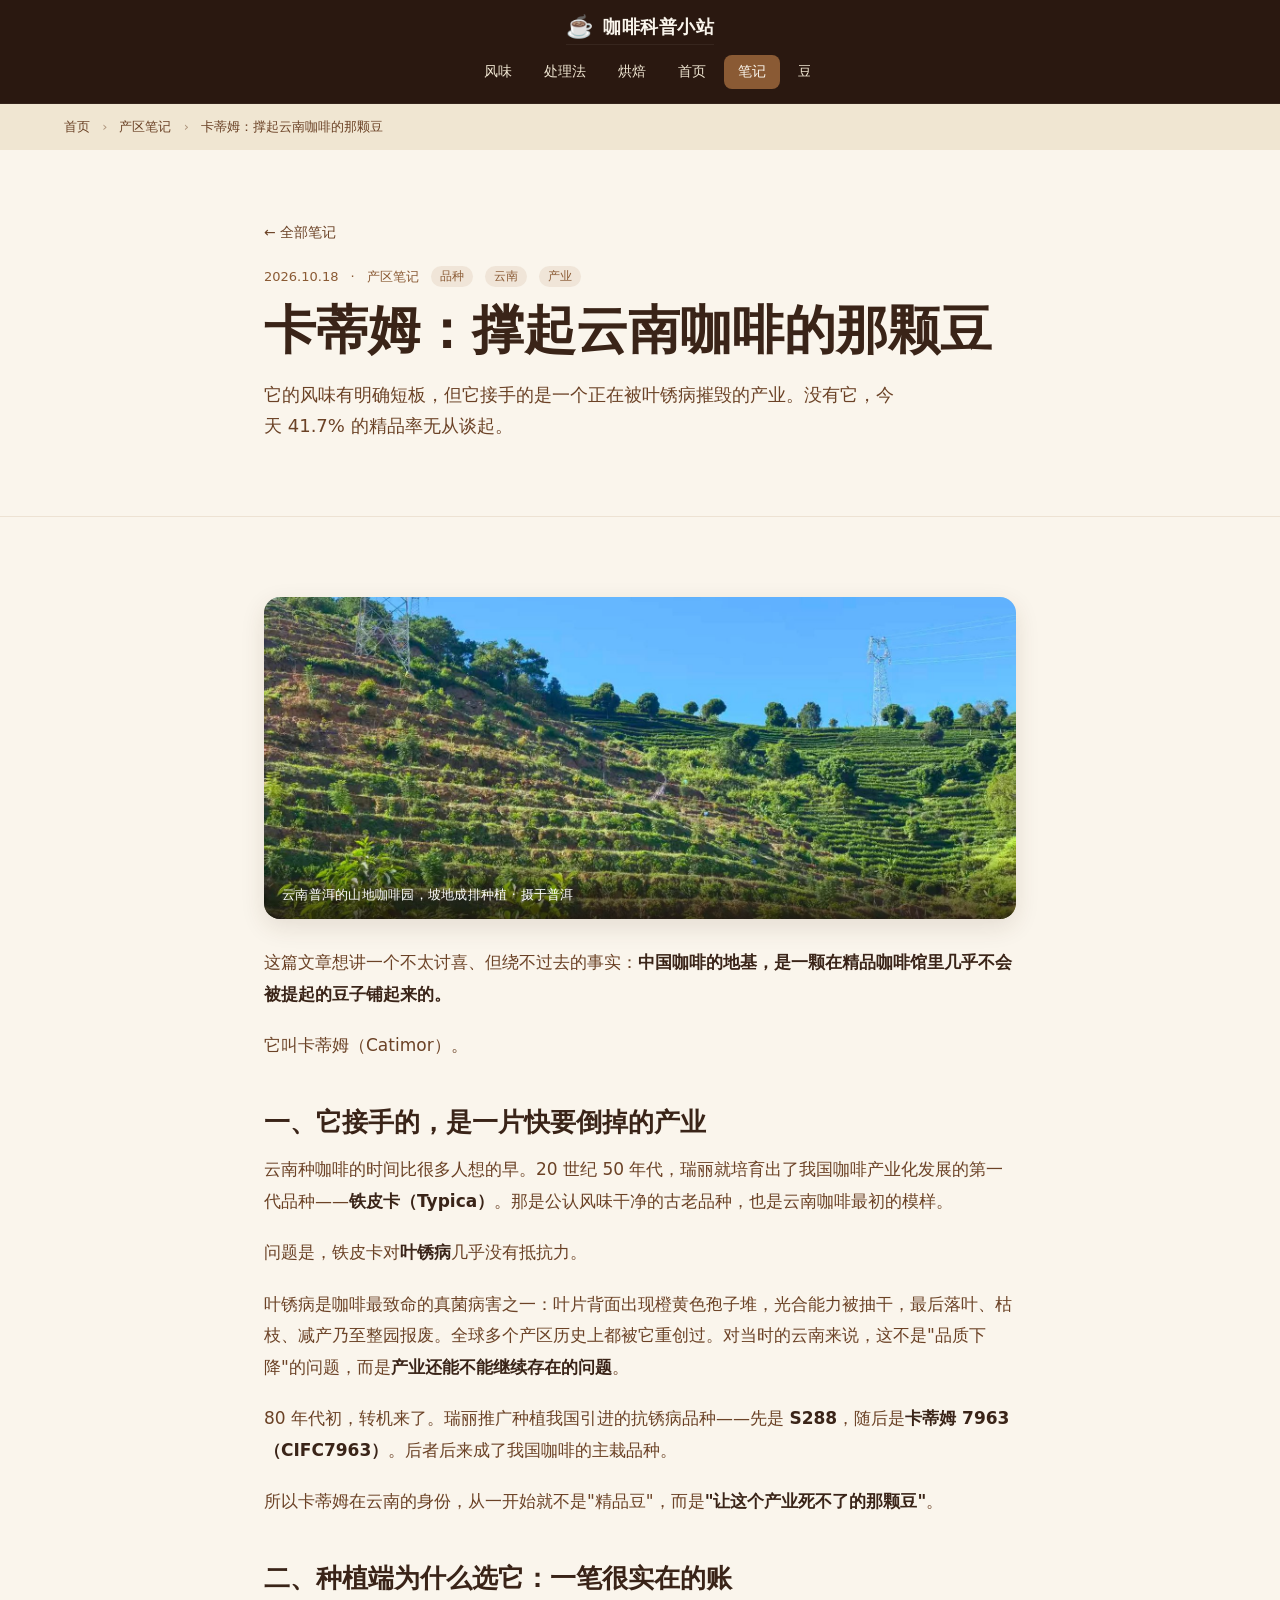
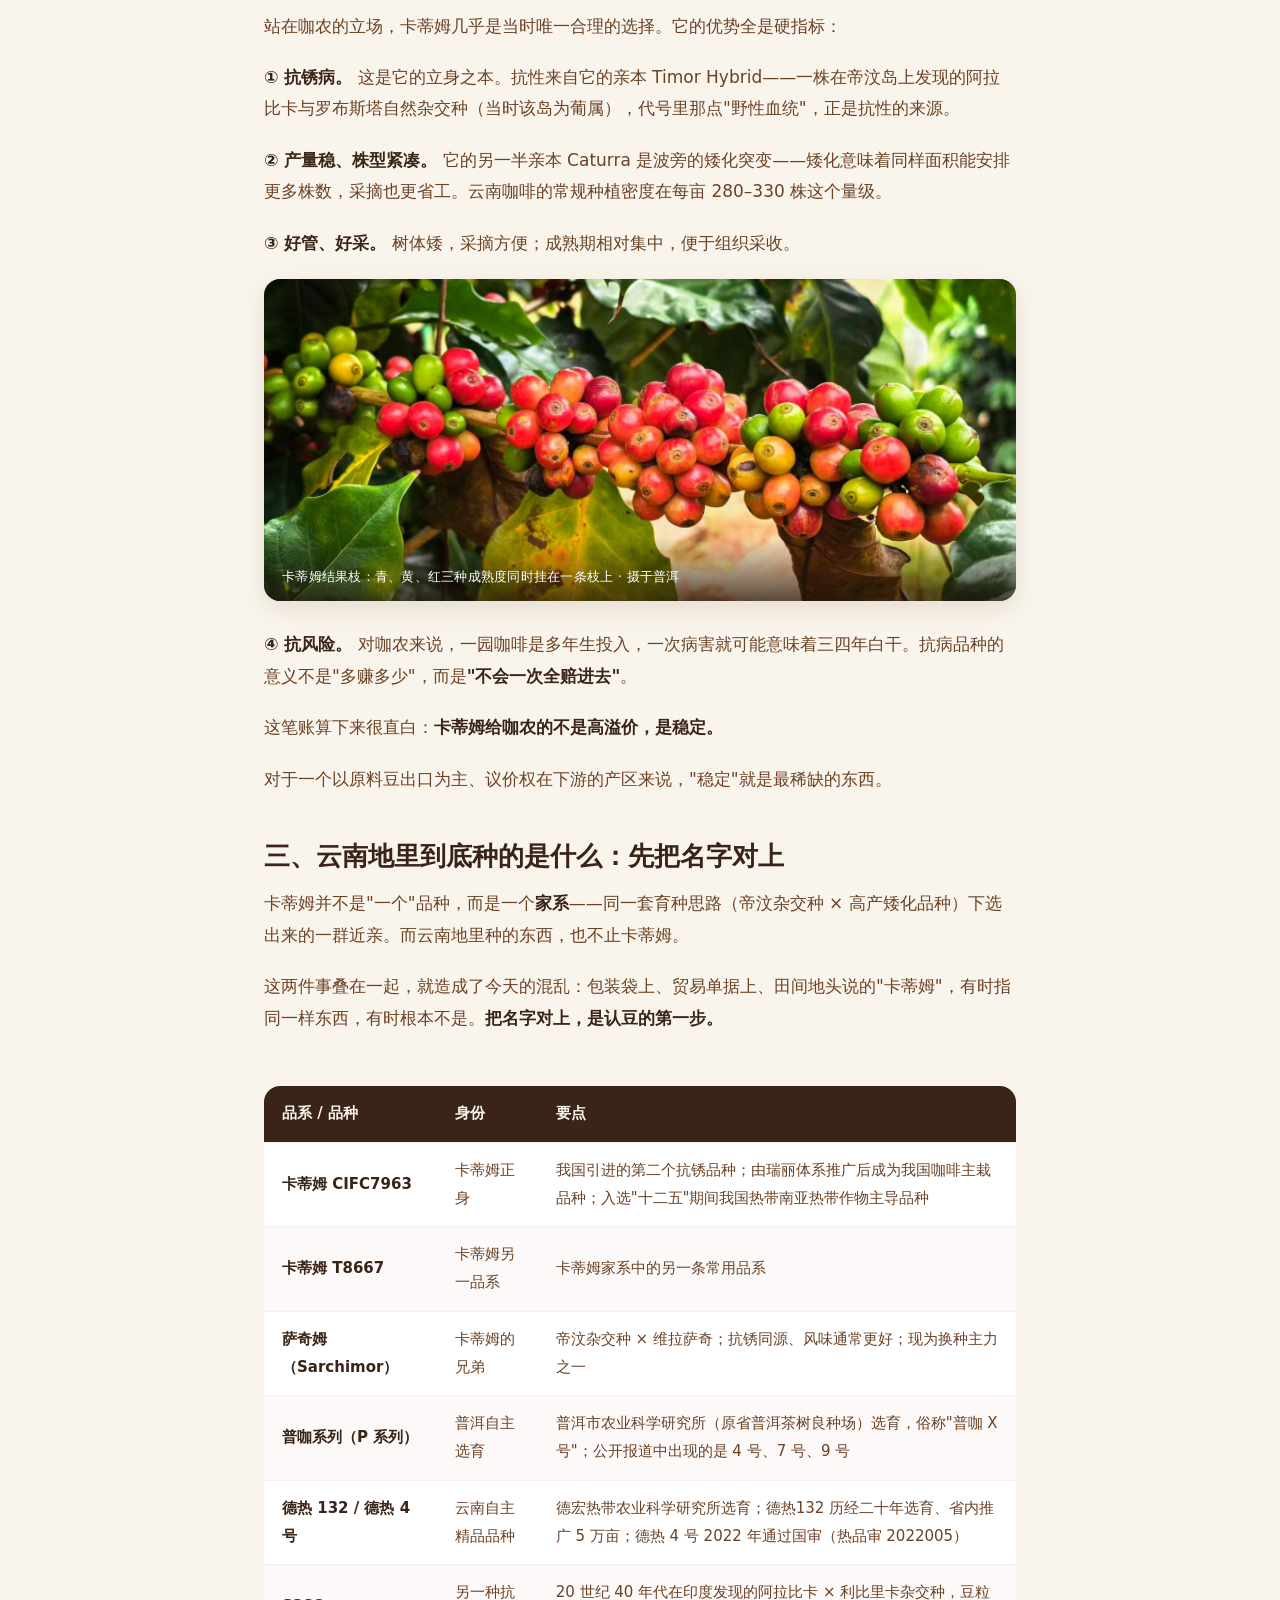
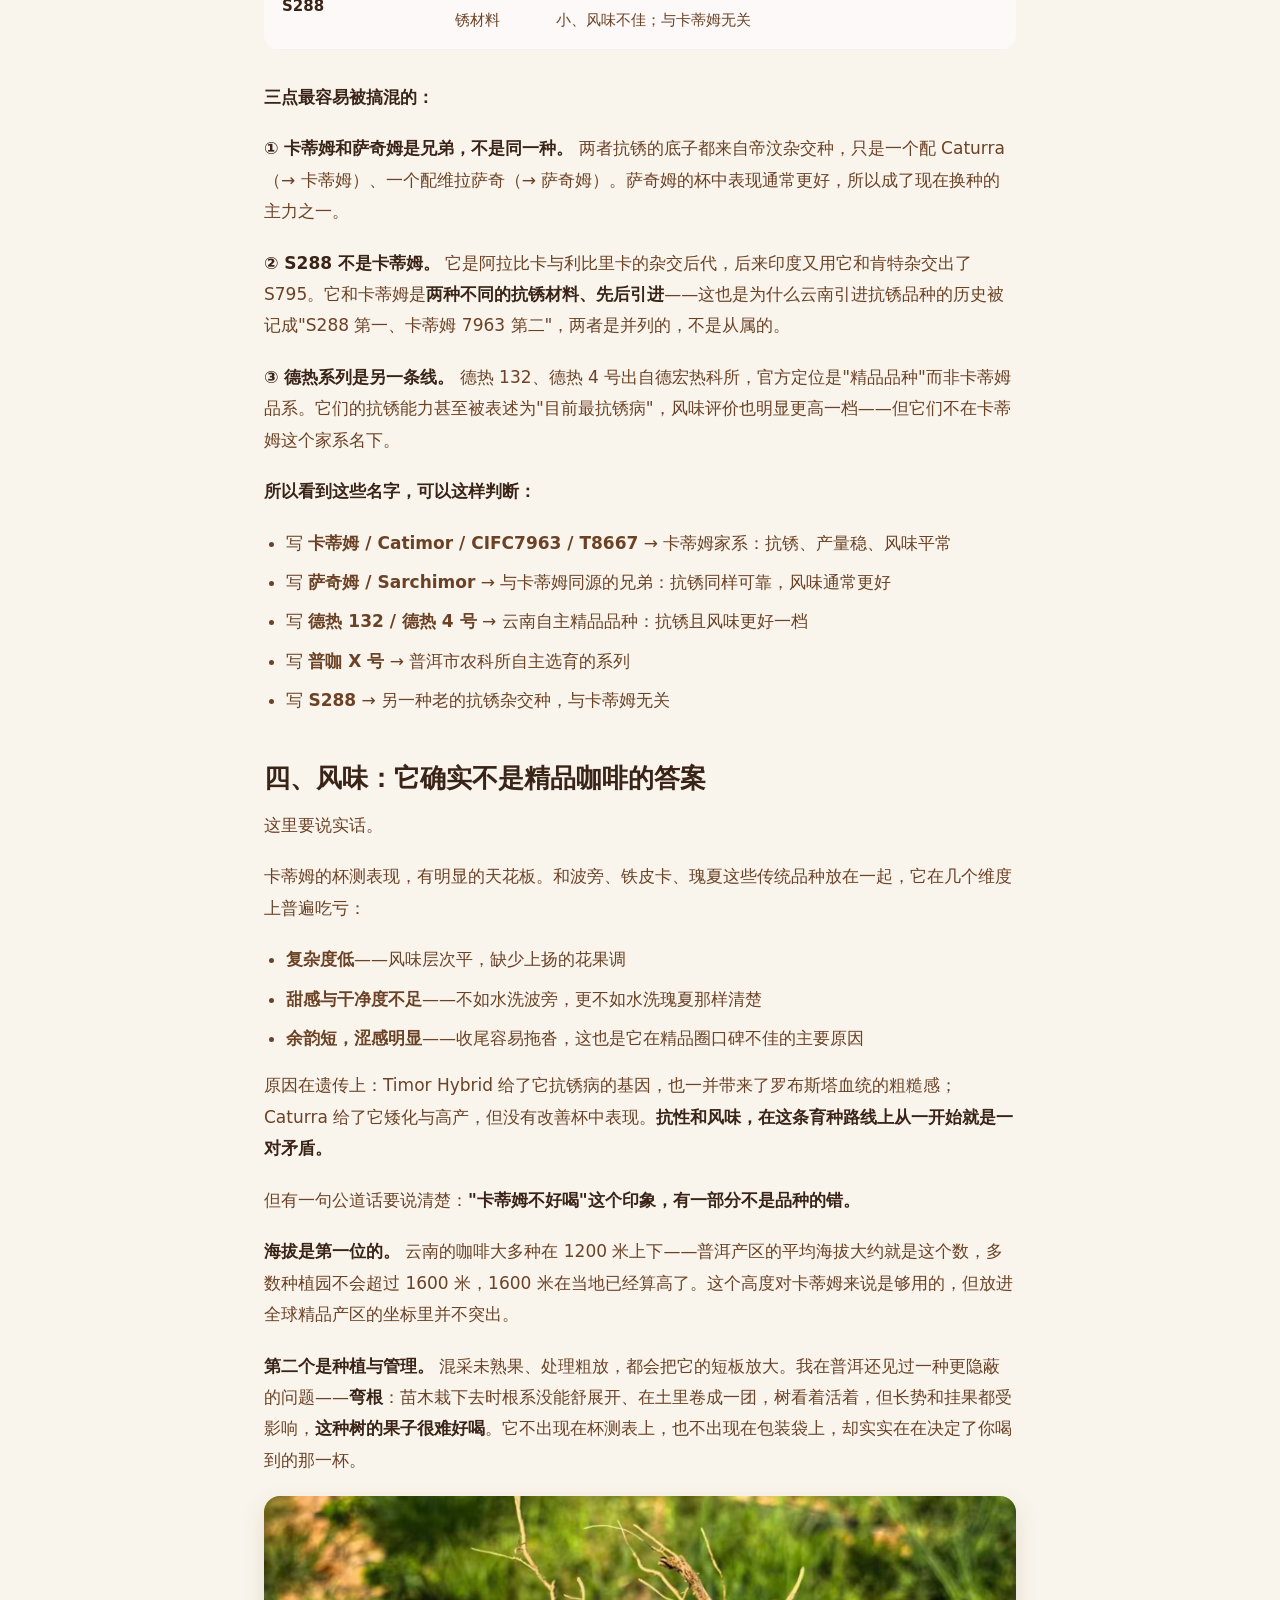
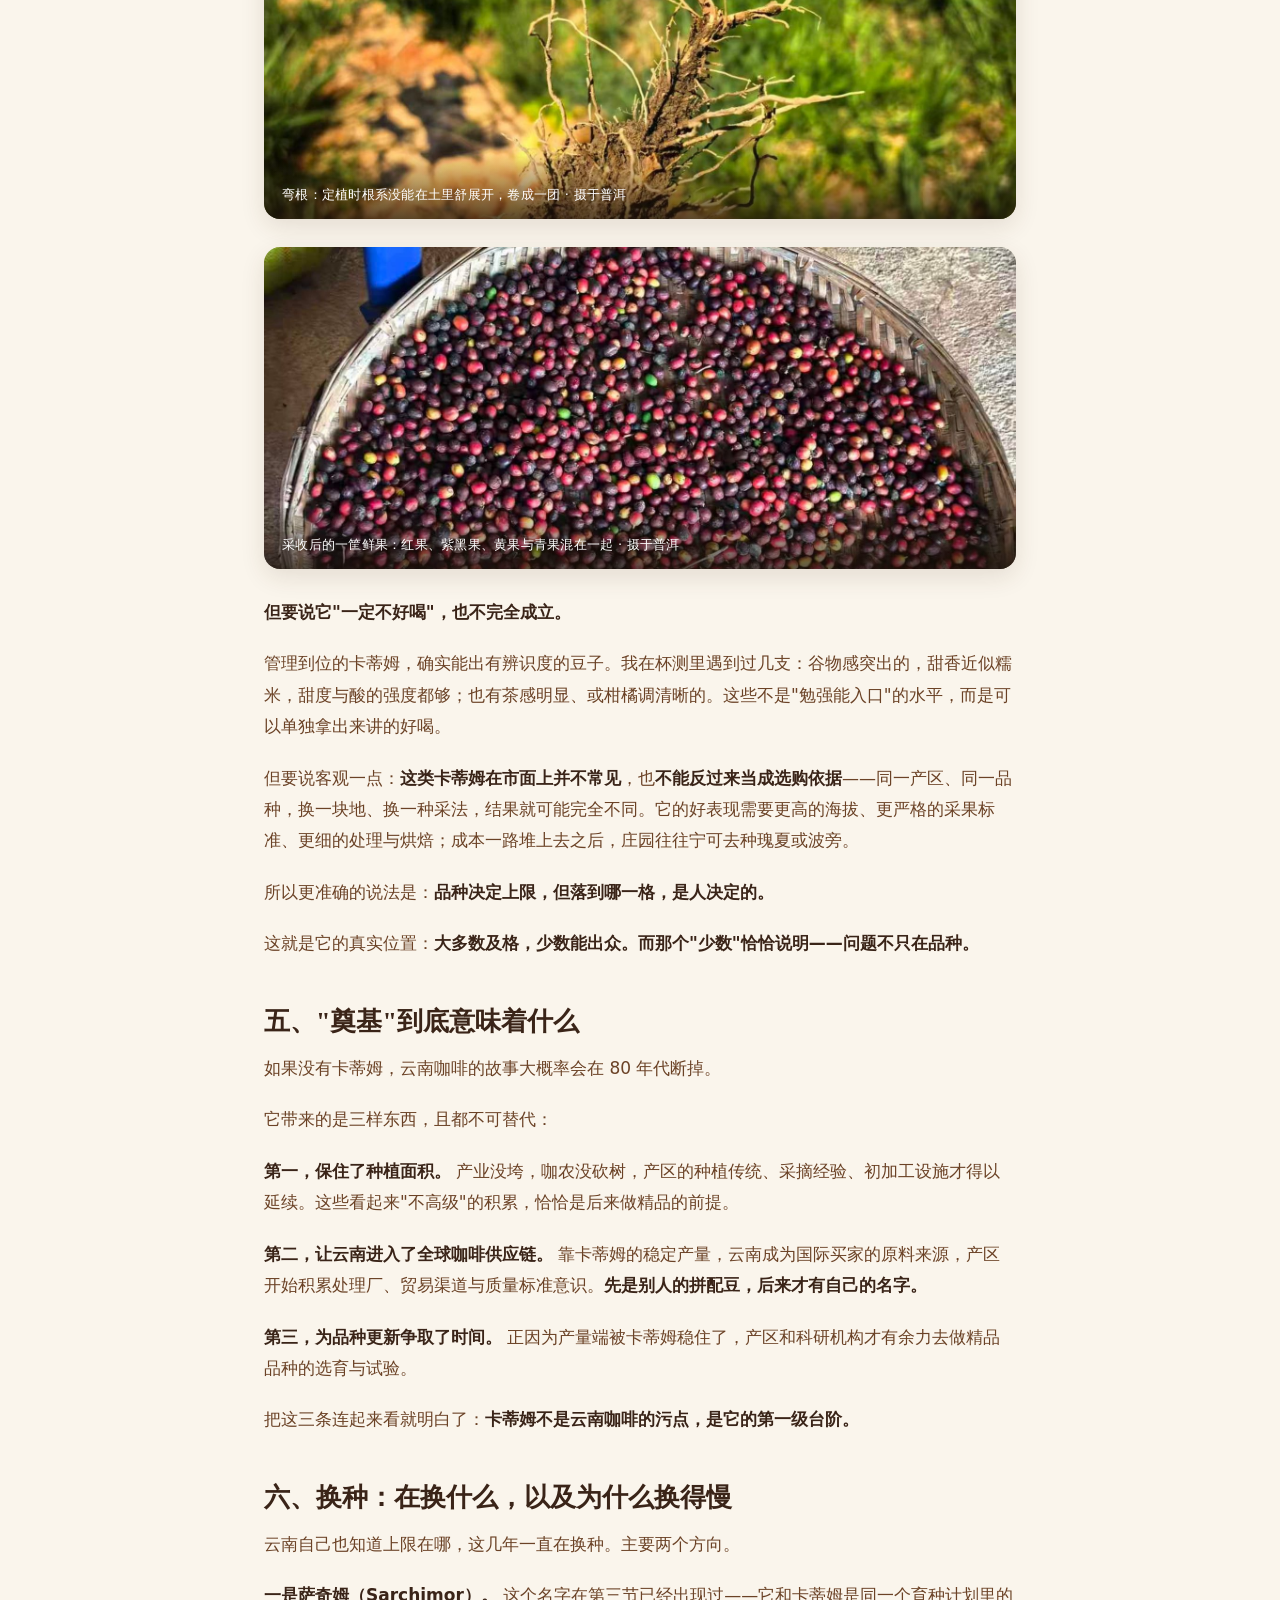
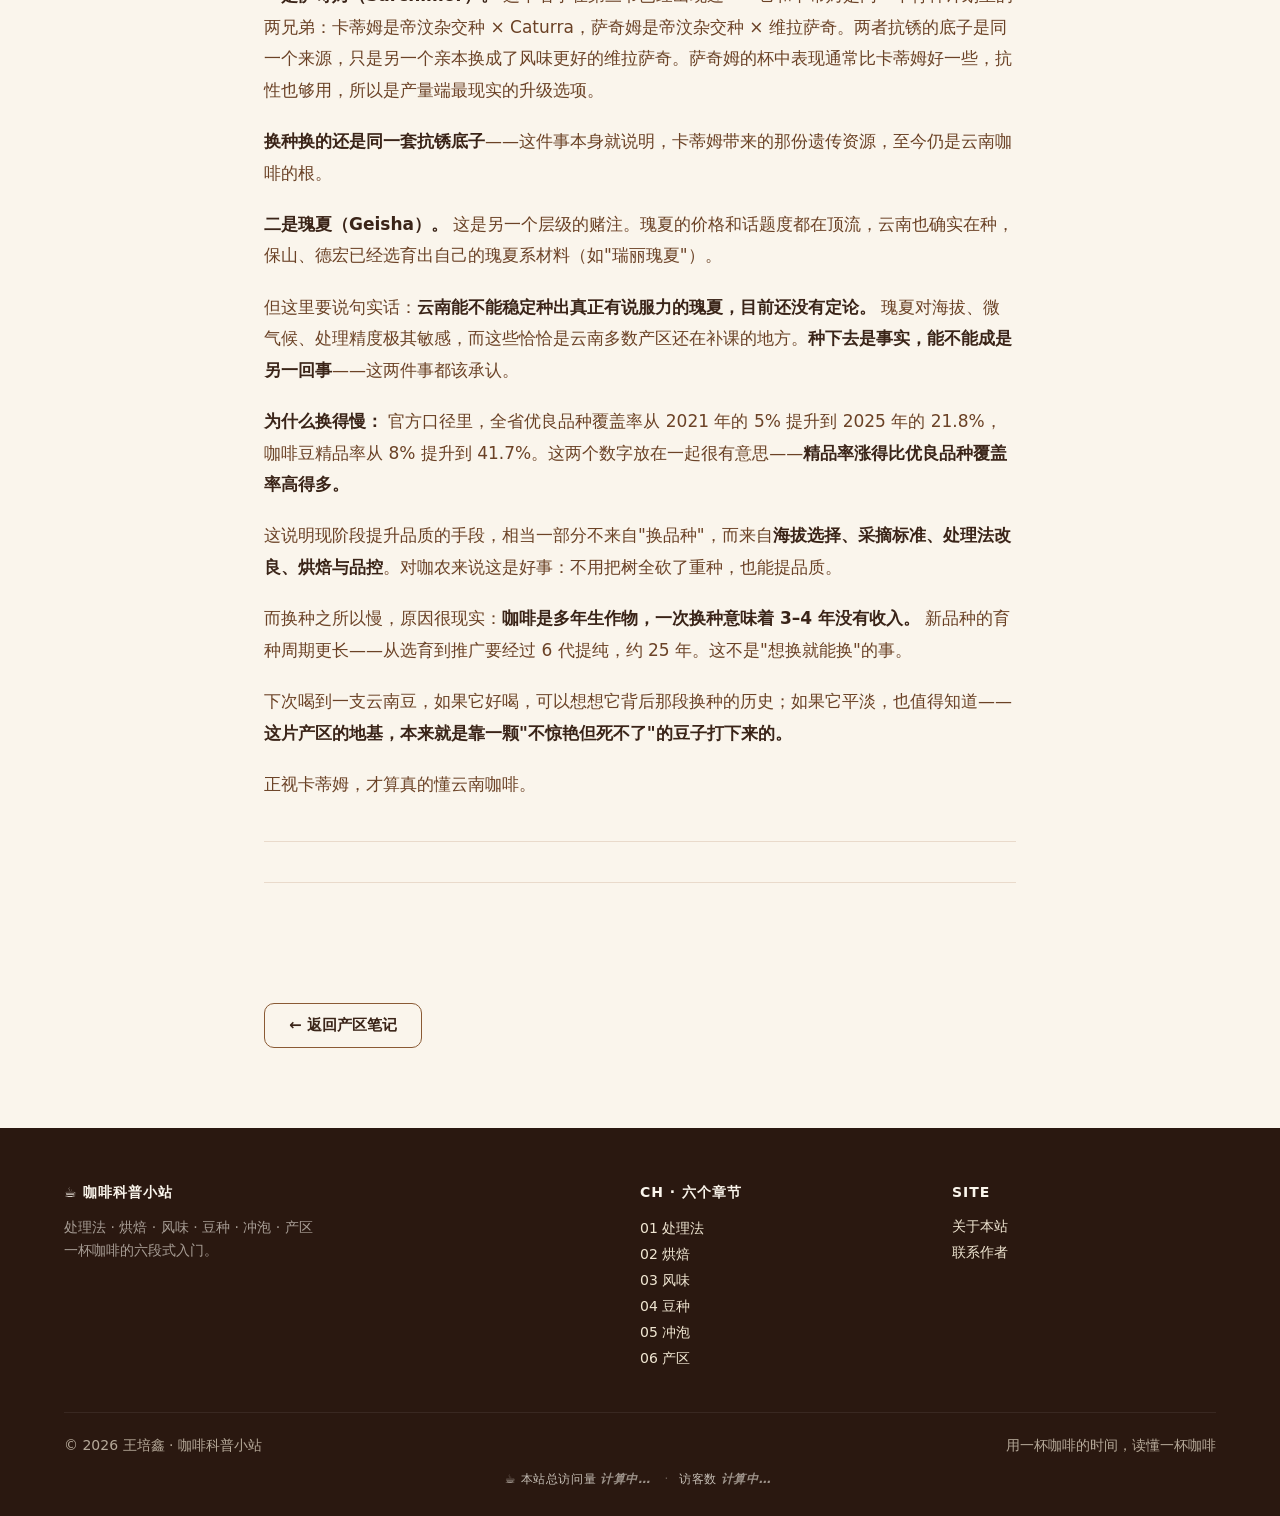
<file: notes/2026-10-catimor.html>
<!DOCTYPE html>
<html lang="zh-CN">
<head>
    <meta charset="UTF-8">
    <meta name="viewport" content="width=device-width, initial-scale=1.0">
    <title>卡蒂姆：撑起云南咖啡的那颗豆 · 产区笔记 · 咖啡科普小站</title>
    <meta name="description" content="它的风味有明确短板，但它接手的是一个正在被叶锈病摧毁的产业。没有它，今天 41.7% 的精品率无从谈起。">
    <meta property="og:title" content="卡蒂姆：撑起云南咖啡的那颗豆">
    <meta property="og:description" content="它的风味有明确短板，但它接手的是一个正在被叶锈病摧毁的产业。没有它，今天 41.7% 的精品率无从谈起。">
    <meta property="og:type" content="article">
    <link rel="canonical" href="https://basiccoffee.cn/notes/2026-10-catimor">
    <meta property="og:url" content="https://basiccoffee.cn/notes/2026-10-catimor">
    <meta property="og:locale" content="zh_CN">
    <meta property="og:site_name" content="咖啡科普小站">
    <meta name="theme-color" content="#3a2418">
    <meta property="og:image" content="https://basiccoffee.cn/assets/img/og-cover.jpg">
    <meta property="og:image:width" content="1200">
    <meta property="og:image:height" content="630">
    <meta name="twitter:card" content="summary_large_image">
    <meta name="twitter:title" content="卡蒂姆：撑起云南咖啡的那颗豆">
    <meta name="twitter:description" content="它的风味有明确短板，但它接手的是一个正在被叶锈病摧毁的产业。没有它，今天 41.7% 的精品率无从谈起。">
    <meta name="twitter:image" content="https://basiccoffee.cn/assets/img/og-cover.jpg">
    <link rel="icon" href="data:image/svg+xml,%3Csvg xmlns='http://www.w3.org/2000/svg' viewBox='0 0 100 100'%3E%3Ctext y='.9em' font-size='90'%3E📒%3C/text%3E%3C/svg%3E">
    <link rel="stylesheet" href="/assets/style.css?v=2.7">
    <script type="application/ld+json">
{
    "@context": "https://schema.org",
    "@type": "Article",
    "headline": "卡蒂姆：撑起云南咖啡的那颗豆",
    "description": "它的风味有明确短板，但它接手的是一个正在被叶锈病摧毁的产业。没有它，今天 41.7% 的精品率无从谈起。",
    "inLanguage": "zh-CN",
    "url": "https://basiccoffee.cn/notes/2026-10-catimor",
    "mainEntityOfPage": {
        "@type": "WebPage",
        "@id": "https://basiccoffee.cn/notes/2026-10-catimor"
    },
    "datePublished": "2026-10-18",
    "dateModified": "2026-10-18",
    "author": {
        "@type": "Person",
        "name": "王培鑫",
        "affiliation": {
            "@type": "CollegeOrUniversity",
            "name": "云南农业大学"
        },
        "hasCredential": [
            {
                "@type": "EducationalOccupationalCredential",
                "name": "SCA Q Grader"
            },
            {
                "@type": "EducationalOccupationalCredential",
                "name": "SCA 咖啡师技能（中级）"
            }
        ]
    },
    "publisher": {
        "@type": "Organization",
        "name": "咖啡科普小站",
        "url": "https://basiccoffee.cn/"
    },
    "image": "https://basiccoffee.cn/assets/img/catimor-hillside.jpg",
    "articleSection": "产区笔记"
}
    </script>
</head>
<body>

<a class="skip-link" href="#main">跳到主要内容</a>
<nav class="site-nav" aria-label="站点导航">
    <div class="nav-inner">
        <a href="/" class="brand">
            <span class="brand-icon">☕</span>
            <span>咖啡科普小站</span>
        </a>
                <div class="nav-links">
            <a href="/flavor" class="nav-link">风味</a>
            <a href="/processing" class="nav-link">处理法</a>
            <a href="/roasting" class="nav-link">烘焙</a>
            <a href="/" class="nav-link">首页</a>
            <a href="/notes" class="nav-link active" aria-current="page">笔记</a>
            <a href="/varieties" class="nav-link">豆种</a>
            <a href="/brewing" class="nav-link">冲泡</a>
            <a href="/origins" class="nav-link">产区</a>
        </div>
    </div>
</nav>

<main id="main">

<!-- ========== 面包屑 ========== -->
<div class="breadcrumb">
    <div class="container">
        <a href="/">首页</a>
        <span class="sep">›</span>
        <a href="/notes">产区笔记</a>
        <span class="sep">›</span>
        <span>卡蒂姆：撑起云南咖啡的那颗豆</span>
    </div>
</div>

<!-- ========== 笔记 Hero ========== -->
<header class="sub-hero">
    <div class="container-narrow">
        <a href="/notes" class="back-link">← 全部笔记</a>
        <div class="note-hero-meta">
            <span>2026.10.18</span>
            <span>·</span>
            <span>产区笔记</span>
            <span class="note-tag">品种</span><span class="note-tag">云南</span><span class="note-tag">产业</span>
        </div>
        <h1>卡蒂姆：撑起云南咖啡的那颗豆</h1>
        <p class="lead">它的风味有明确短板，但它接手的是一个正在被叶锈病摧毁的产业。没有它，今天 41.7% 的精品率无从谈起。</p>
    </div>
</header>

<!-- ========== 正文 ========== -->
<section class="section">
    <div class="container-narrow note-body prose">
<figure class="method-figure">
            <img src="/assets/img/catimor-hillside.jpg" alt="云南普洱的山地咖啡园，梯田状成排种植" loading="lazy" onerror="this.closest('figure').style.display='none'">
            <figcaption>云南普洱的山地咖啡园，坡地成排种植 · 摄于普洱</figcaption>
        </figure>
<p>这篇文章想讲一个不太讨喜、但绕不过去的事实：<strong>中国咖啡的地基，是一颗在精品咖啡馆里几乎不会被提起的豆子铺起来的。</strong></p>
<p>它叫卡蒂姆（Catimor）。</p>
<h2>一、它接手的，是一片快要倒掉的产业</h2>
<p>云南种咖啡的时间比很多人想的早。20 世纪 50 年代，瑞丽就培育出了我国咖啡产业化发展的第一代品种——<strong>铁皮卡（Typica）</strong>。那是公认风味干净的古老品种，也是云南咖啡最初的模样。</p>
<p>问题是，铁皮卡对<strong>叶锈病</strong>几乎没有抵抗力。</p>
<p>叶锈病是咖啡最致命的真菌病害之一：叶片背面出现橙黄色孢子堆，光合能力被抽干，最后落叶、枯枝、减产乃至整园报废。全球多个产区历史上都被它重创过。对当时的云南来说，这不是"品质下降"的问题，而是<strong>产业还能不能继续存在的问题</strong>。</p>
<p>80 年代初，转机来了。瑞丽推广种植我国引进的抗锈病品种——先是 <strong>S288</strong>，随后是<strong>卡蒂姆 7963（CIFC7963）</strong>。后者后来成了我国咖啡的主栽品种。</p>
<p>所以卡蒂姆在云南的身份，从一开始就不是"精品豆"，而是<strong>"让这个产业死不了的那颗豆"</strong>。</p>
<h2>二、种植端为什么选它：一笔很实在的账</h2>
<p>站在咖农的立场，卡蒂姆几乎是当时唯一合理的选择。它的优势全是硬指标：</p>
<p><strong>① 抗锈病。</strong> 这是它的立身之本。抗性来自它的亲本 Timor Hybrid——一株在帝汶岛上发现的阿拉比卡与罗布斯塔自然杂交种（当时该岛为葡属），代号里那点"野性血统"，正是抗性的来源。</p>
<p><strong>② 产量稳、株型紧凑。</strong> 它的另一半亲本 Caturra 是波旁的矮化突变——矮化意味着同样面积能安排更多株数，采摘也更省工。云南咖啡的常规种植密度在每亩 280–330 株这个量级。</p>
<p><strong>③ 好管、好采。</strong> 树体矮，采摘方便；成熟期相对集中，便于组织采收。</p>
<figure class="method-figure">
            <img src="/assets/img/catimor-branch.jpg" alt="卡蒂姆结果枝：同一根枝条上密生着咖啡樱桃" loading="lazy" onerror="this.closest('figure').style.display='none'">
            <figcaption>卡蒂姆结果枝：青、黄、红三种成熟度同时挂在一条枝上 · 摄于普洱</figcaption>
        </figure>
<p><strong>④ 抗风险。</strong> 对咖农来说，一园咖啡是多年生投入，一次病害就可能意味着三四年白干。抗病品种的意义不是"多赚多少"，而是<strong>"不会一次全赔进去"</strong>。</p>
<p>这笔账算下来很直白：<strong>卡蒂姆给咖农的不是高溢价，是稳定。</strong></p>
<p>对于一个以原料豆出口为主、议价权在下游的产区来说，"稳定"就是最稀缺的东西。</p>
<h2>三、云南地里到底种的是什么：先把名字对上</h2>
<p>卡蒂姆并不是"一个"品种，而是一个<strong>家系</strong>——同一套育种思路（帝汶杂交种 × 高产矮化品种）下选出来的一群近亲。而云南地里种的东西，也不止卡蒂姆。</p>
<p>这两件事叠在一起，就造成了今天的混乱：包装袋上、贸易单据上、田间地头说的"卡蒂姆"，有时指同一样东西，有时根本不是。<strong>把名字对上，是认豆的第一步。</strong></p>
<div style="overflow-x:auto;">
            <table class="compare-table">
            <caption class="sr-only">三、云南地里到底种的是什么：先把名字对上</caption>
            <thead><tr><th scope="col">品系 / 品种</th><th scope="col">身份</th><th scope="col">要点</th></tr></thead>
            <tbody><tr><td><strong>卡蒂姆 CIFC7963</strong></td><td>卡蒂姆正身</td><td>我国引进的第二个抗锈品种；由瑞丽体系推广后成为我国咖啡主栽品种；入选"十二五"期间我国热带南亚热带作物主导品种</td></tr><tr><td><strong>卡蒂姆 T8667</strong></td><td>卡蒂姆另一品系</td><td>卡蒂姆家系中的另一条常用品系</td></tr><tr><td><strong>萨奇姆（Sarchimor）</strong></td><td>卡蒂姆的兄弟</td><td>帝汶杂交种 × 维拉萨奇；抗锈同源、风味通常更好；现为换种主力之一</td></tr><tr><td><strong>普咖系列（P 系列）</strong></td><td>普洱自主选育</td><td>普洱市农业科学研究所（原省普洱茶树良种场）选育，俗称"普咖 X 号"；公开报道中出现的是 4 号、7 号、9 号</td></tr><tr><td><strong>德热 132 / 德热 4 号</strong></td><td>云南自主精品品种</td><td>德宏热带农业科学研究所选育；德热132 历经二十年选育、省内推广 5 万亩；德热 4 号 2022 年通过国审（热品审 2022005）</td></tr><tr><td><strong>S288</strong></td><td>另一种抗锈材料</td><td>20 世纪 40 年代在印度发现的阿拉比卡 × 利比里卡杂交种，豆粒小、风味不佳；与卡蒂姆无关</td></tr></tbody>
            </table>
        </div>
<p><strong>三点最容易被搞混的：</strong></p>
<p><strong>① 卡蒂姆和萨奇姆是兄弟，不是同一种。</strong> 两者抗锈的底子都来自帝汶杂交种，只是一个配 Caturra（→ 卡蒂姆）、一个配维拉萨奇（→ 萨奇姆）。萨奇姆的杯中表现通常更好，所以成了现在换种的主力之一。</p>
<p><strong>② S288 不是卡蒂姆。</strong> 它是阿拉比卡与利比里卡的杂交后代，后来印度又用它和肯特杂交出了 S795。它和卡蒂姆是<strong>两种不同的抗锈材料、先后引进</strong>——这也是为什么云南引进抗锈品种的历史被记成"S288 第一、卡蒂姆 7963 第二"，两者是并列的，不是从属的。</p>
<p><strong>③ 德热系列是另一条线。</strong> 德热 132、德热 4 号出自德宏热科所，官方定位是"精品品种"而非卡蒂姆品系。它们的抗锈能力甚至被表述为"目前最抗锈病"，风味评价也明显更高一档——但它们不在卡蒂姆这个家系名下。</p>
<p><strong>所以看到这些名字，可以这样判断：</strong></p>
<ul><li>写 <strong>卡蒂姆 / Catimor / CIFC7963 / T8667</strong> → 卡蒂姆家系：抗锈、产量稳、风味平常</li><li>写 <strong>萨奇姆 / Sarchimor</strong> → 与卡蒂姆同源的兄弟：抗锈同样可靠，风味通常更好</li><li>写 <strong>德热 132 / 德热 4 号</strong> → 云南自主精品品种：抗锈且风味更好一档</li><li>写 <strong>普咖 X 号</strong> → 普洱市农科所自主选育的系列</li><li>写 <strong>S288</strong> → 另一种老的抗锈杂交种，与卡蒂姆无关</li></ul>
<h2>四、风味：它确实不是精品咖啡的答案</h2>
<p>这里要说实话。</p>
<p>卡蒂姆的杯测表现，有明显的天花板。和波旁、铁皮卡、瑰夏这些传统品种放在一起，它在几个维度上普遍吃亏：</p>
<ul><li><strong>复杂度低</strong>——风味层次平，缺少上扬的花果调</li><li><strong>甜感与干净度不足</strong>——不如水洗波旁，更不如水洗瑰夏那样清楚</li><li><strong>余韵短，涩感明显</strong>——收尾容易拖沓，这也是它在精品圈口碑不佳的主要原因</li></ul>
<p>原因在遗传上：Timor Hybrid 给了它抗锈病的基因，也一并带来了罗布斯塔血统的粗糙感；Caturra 给了它矮化与高产，但没有改善杯中表现。<strong>抗性和风味，在这条育种路线上从一开始就是一对矛盾。</strong></p>
<p>但有一句公道话要说清楚：<strong>"卡蒂姆不好喝"这个印象，有一部分不是品种的错。</strong></p>
<p><strong>海拔是第一位的。</strong> 云南的咖啡大多种在 1200 米上下——普洱产区的平均海拔大约就是这个数，多数种植园不会超过 1600 米，1600 米在当地已经算高了。这个高度对卡蒂姆来说是够用的，但放进全球精品产区的坐标里并不突出。</p>
<p><strong>第二个是种植与管理。</strong> 混采未熟果、处理粗放，都会把它的短板放大。我在普洱还见过一种更隐蔽的问题——<strong>弯根</strong>：苗木栽下去时根系没能舒展开、在土里卷成一团，树看着活着，但长势和挂果都受影响，<strong>这种树的果子很难好喝</strong>。它不出现在杯测表上，也不出现在包装袋上，却实实在在决定了你喝到的那一杯。</p>
<figure class="method-figure">
            <img src="/assets/img/catimor-root.jpg" alt="从土里拔出的咖啡苗，根系卷曲未能舒展" loading="lazy" onerror="this.closest('figure').style.display='none'">
            <figcaption>弯根：定植时根系没能在土里舒展开，卷成一团 · 摄于普洱</figcaption>
        </figure>
<figure class="method-figure">
            <img src="/assets/img/catimor-harvest.jpg" alt="采收后的一筐鲜果：红果、紫黑果、黄果与青果混在一起" loading="lazy" onerror="this.closest('figure').style.display='none'">
            <figcaption>采收后的一筐鲜果：红果、紫黑果、黄果与青果混在一起 · 摄于普洱</figcaption>
        </figure>
<p><strong>但要说它"一定不好喝"，也不完全成立。</strong></p>
<p>管理到位的卡蒂姆，确实能出有辨识度的豆子。我在杯测里遇到过几支：谷物感突出的，甜香近似糯米，甜度与酸的强度都够；也有茶感明显、或柑橘调清晰的。这些不是"勉强能入口"的水平，而是可以单独拿出来讲的好喝。</p>
<p>但要说客观一点：<strong>这类卡蒂姆在市面上并不常见</strong>，也<strong>不能反过来当成选购依据</strong>——同一产区、同一品种，换一块地、换一种采法，结果就可能完全不同。它的好表现需要更高的海拔、更严格的采果标准、更细的处理与烘焙；成本一路堆上去之后，庄园往往宁可去种瑰夏或波旁。</p>
<p>所以更准确的说法是：<strong>品种决定上限，但落到哪一格，是人决定的。</strong></p>
<p>这就是它的真实位置：<strong>大多数及格，少数能出众。而那个"少数"恰恰说明——问题不只在品种。</strong></p>
<h2>五、"奠基"到底意味着什么</h2>
<p>如果没有卡蒂姆，云南咖啡的故事大概率会在 80 年代断掉。</p>
<p>它带来的是三样东西，且都不可替代：</p>
<p><strong>第一，保住了种植面积。</strong> 产业没垮，咖农没砍树，产区的种植传统、采摘经验、初加工设施才得以延续。这些看起来"不高级"的积累，恰恰是后来做精品的前提。</p>
<p><strong>第二，让云南进入了全球咖啡供应链。</strong> 靠卡蒂姆的稳定产量，云南成为国际买家的原料来源，产区开始积累处理厂、贸易渠道与质量标准意识。<strong>先是别人的拼配豆，后来才有自己的名字。</strong></p>
<p><strong>第三，为品种更新争取了时间。</strong> 正因为产量端被卡蒂姆稳住了，产区和科研机构才有余力去做精品品种的选育与试验。</p>
<p>把这三条连起来看就明白了：<strong>卡蒂姆不是云南咖啡的污点，是它的第一级台阶。</strong></p>
<h2>六、换种：在换什么，以及为什么换得慢</h2>
<p>云南自己也知道上限在哪，这几年一直在换种。主要两个方向。</p>
<p><strong>一是萨奇姆（Sarchimor）。</strong> 这个名字在第三节已经出现过——它和卡蒂姆是同一个育种计划里的两兄弟：卡蒂姆是帝汶杂交种 × Caturra，萨奇姆是帝汶杂交种 × 维拉萨奇。两者抗锈的底子是同一个来源，只是另一个亲本换成了风味更好的维拉萨奇。萨奇姆的杯中表现通常比卡蒂姆好一些，抗性也够用，所以是产量端最现实的升级选项。</p>
<p><strong>换种换的还是同一套抗锈底子</strong>——这件事本身就说明，卡蒂姆带来的那份遗传资源，至今仍是云南咖啡的根。</p>
<p><strong>二是瑰夏（Geisha）。</strong> 这是另一个层级的赌注。瑰夏的价格和话题度都在顶流，云南也确实在种，保山、德宏已经选育出自己的瑰夏系材料（如"瑞丽瑰夏"）。</p>
<p>但这里要说句实话：<strong>云南能不能稳定种出真正有说服力的瑰夏，目前还没有定论。</strong> 瑰夏对海拔、微气候、处理精度极其敏感，而这些恰恰是云南多数产区还在补课的地方。<strong>种下去是事实，能不能成是另一回事</strong>——这两件事都该承认。</p>
<p><strong>为什么换得慢：</strong> 官方口径里，全省优良品种覆盖率从 2021 年的 5% 提升到 2025 年的 21.8%，咖啡豆精品率从 8% 提升到 41.7%。这两个数字放在一起很有意思——<strong>精品率涨得比优良品种覆盖率高得多。</strong></p>
<p>这说明现阶段提升品质的手段，相当一部分不来自"换品种"，而来自<strong>海拔选择、采摘标准、处理法改良、烘焙与品控</strong>。对咖农来说这是好事：不用把树全砍了重种，也能提品质。</p>
<p>而换种之所以慢，原因很现实：<strong>咖啡是多年生作物，一次换种意味着 3–4 年没有收入。</strong> 新品种的育种周期更长——从选育到推广要经过 6 代提纯，约 25 年。这不是"想换就能换"的事。</p>
<p>下次喝到一支云南豆，如果它好喝，可以想想它背后那段换种的历史；如果它平淡，也值得知道——<strong>这片产区的地基，本来就是靠一颗"不惊艳但死不了"的豆子打下来的。</strong></p>
<p>正视卡蒂姆，才算真的懂云南咖啡。</p>
<hr>
<hr>
    </div>
</section>

<!-- ========== 返回 ========== -->
<section class="section" style="padding-top: 0;">
    <div class="container-narrow">
        <div class="cta-row" style="justify-content: flex-start;">
            <a href="/notes" class="cta-btn">← 返回产区笔记</a>
        </div>
    </div>
</section>

</main>

<footer class="site-footer">
    <div class="container">
        <div class="footer-grid">
            <div>
                <div class="footer-head">☕ 咖啡科普小站</div>
                <p style="color: rgba(250,245,236,0.6); line-height: 1.7; margin: 0;">
                    处理法 · 烘焙 · 风味 · 豆种 · 冲泡 · 产区<br>
                    一杯咖啡的六段式入门。
                </p>
            </div>
            <div>
                <div class="footer-head">CH · 六个章节</div>
                <a href="/processing">01 处理法</a>
                <a href="/roasting">02 烘焙</a>
                <a href="/flavor">03 风味</a>
                <a href="/varieties">04 豆种</a>
                <a href="/brewing">05 冲泡</a>
                <a href="/origins">06 产区</a>
            </div>
            <div>
                <div class="footer-head">SITE</div>
                <a href="/#about">关于本站</a>
                <a href="/#contact">联系作者</a>
            </div>
        </div>
        <div class="footer-bottom">
            <span>© 2026 王培鑫 · 咖啡科普小站</span>
            <span>用一杯咖啡的时间，读懂一杯咖啡</span>
        </div>
        <div class="visitor-counter">
            ☕ 本站总访问量<span class="num" id="busuanzi_value_site_pv">计算中…</span><span class="sep">·</span>访客数<span class="num" id="busuanzi_value_site_uv">计算中…</span>
        </div>
    </div>
</footer>

<script>
        /* 不蒜子加载完成后给父元素加类,避免加载失败时数字显示空白 */
        window.addEventListener('load', function () {
            setTimeout(function () {
                var pv = document.getElementById('busuanzi_value_site_pv');
                var uv = document.getElementById('busuanzi_value_site_uv');
                var box = pv && pv.parentElement;
                if (box && pv.textContent && pv.textContent !== '计算中…' && uv && uv.textContent && uv.textContent !== '计算中…') {
                    box.classList.add('ready');
                }
            }, 1200);
        });
        </script>
</body>
</html>
</file>
<file: assets/style.css>
/* ===========================================
   咖啡科普小站 · 公共样式
   =========================================== */

:root {
    --bean-dark: #3a2418;
    --bean-darker: #2a1810;
    --bean-mid: #6b4226;
    --bean-light: #8a5a34;
    --bean-light-ondark: #a47148;
    --bean-pale: #d4b596;
    --cream: #faf5ec;
    --cream-dark: #f0e6d2;
    --ink: #2a1810;
}

/* 全局 */
* { box-sizing: border-box; }

html { scroll-behavior: smooth; }

body {
    margin: 0;
    font-family: 'PingFang SC', 'Microsoft YaHei', system-ui, sans-serif;
    -webkit-font-smoothing: antialiased;
    -moz-osx-font-smoothing: grayscale;
    background: var(--cream);
    color: var(--ink);
}

h1, h2, h3, h4 {
    font-family: Georgia, 'Noto Serif SC', 'Songti SC', serif;
    color: var(--bean-dark);
    margin: 0;
}

/* ===== 顶部导航 ===== */
.site-nav {
    background: var(--bean-darker);
    color: var(--cream);
    padding: 14px 0;
    position: sticky;
    top: 0;
    z-index: 100;
    backdrop-filter: blur(10px);
    border-bottom: 1px solid rgba(255,255,255,0.05);
}

.site-nav .nav-inner {
    max-width: 1200px;
    margin: 0 auto;
    padding: 0 24px;
    /* 上下堆叠：品牌居中在上、导航居中在下，两层对称 */
    display: flex;
    flex-direction: column;
    align-items: center;
    gap: 10px;
}

.site-nav .brand {
    display: flex;
    align-items: center;
    gap: 10px;
    font-family: Georgia, 'Noto Serif SC', serif;
    font-weight: 700;
    color: var(--cream);
    text-decoration: none;
    font-size: 18px;
    letter-spacing: 0.5px;
    justify-content: center;
    padding-bottom: 4px;
    border-bottom: 1px solid rgba(255,255,255,0.06);
}

.site-nav .brand-icon { font-size: 22px; }

.site-nav .nav-links {
    display: flex;
    gap: 4px;
    align-items: center;
    flex-wrap: nowrap;
    overflow-x: auto;
    overflow-y: hidden;
    /* 默认只露出前 5 个链接（约 310px），其余通过横向滑动展开 */
    max-width: 340px;
    scrollbar-width: thin;
    scrollbar-color: rgba(255,255,255,0.25) transparent;
    -webkit-overflow-scrolling: touch;
}
.site-nav .nav-links::-webkit-scrollbar { height: 4px; }
.site-nav .nav-links::-webkit-scrollbar-track { background: transparent; }
.site-nav .nav-links::-webkit-scrollbar-thumb { background: rgba(255,255,255,0.2); border-radius: 4px; }
.site-nav .nav-links::-webkit-scrollbar-thumb:hover { background: rgba(255,255,255,0.35); }

.site-nav .nav-link {
    color: var(--cream-dark);
    text-decoration: none;
    padding: 8px 14px;
    border-radius: 8px;
    font-size: 14px;
    transition: all 0.2s ease;
    white-space: nowrap;
    flex-shrink: 0;
}

.site-nav .nav-link:hover {
    background: rgba(255,255,255,0.08);
    color: var(--bean-light-ondark);
}

.site-nav .nav-link.active {
    background: var(--bean-light);
    color: var(--cream);
}

@media (max-width: 640px) {
    .site-nav .nav-links { gap: 2px; max-width: 288px; }
    .site-nav .nav-link { padding: 6px 10px; font-size: 13px; }
    .site-nav .brand { font-size: 15px; }
}

/* ===== 通用容器 ===== */
.container {
    max-width: 1200px;
    margin: 0 auto;
    padding: 0 24px;
}

.container-narrow {
    max-width: 800px;
    margin: 0 auto;
    padding: 0 24px;
}

/* ===== 章节基础 ===== */
.section {
    padding: 80px 0;
}

@media (max-width: 768px) {
    .section { padding: 56px 0; }
}

.section-eyebrow {
    color: var(--bean-light);
    font-size: 14px;
    letter-spacing: 2px;
    margin-bottom: 12px;
    text-transform: uppercase;
}

.section-title {
    font-size: clamp(28px, 4vw, 44px);
    font-weight: 700;
    line-height: 1.2;
    margin-bottom: 16px;
}

.section-subtitle {
    font-size: 18px;
    color: var(--bean-mid);
    line-height: 1.7;
    max-width: 640px;
}

/* ===== Hero ===== */
.hero {
    background: linear-gradient(180deg, var(--bean-dark) 0%, var(--bean-darker) 100%);
    color: var(--cream);
    padding: 100px 0 80px;
    position: relative;
    overflow: hidden;
}

.hero::after {
    content: '';
    position: absolute;
    inset: 0;
    background-image: radial-gradient(circle, rgba(164,113,72,0.15) 1px, transparent 1px);
    background-size: 24px 24px;
    pointer-events: none;
}

.hero-inner {
    position: relative;
    z-index: 1;
    max-width: 800px;
}

.hero-tag {
    display: inline-flex;
    align-items: center;
    gap: 8px;
    background: rgba(164,113,72,0.15);
    color: var(--bean-light);
    border: 1px solid rgba(164,113,72,0.3);
    padding: 6px 14px;
    border-radius: 999px;
    font-size: 13px;
    margin-bottom: 24px;
}

.hero-title {
    font-size: clamp(36px, 6vw, 64px);
    color: var(--cream);
    line-height: 1.1;
    margin-bottom: 24px;
    font-weight: 700;
}

/* .hero-tag 在深色 hero 上用亮一档的色，在浅色 sub-hero 上沿用主色 */
.hero .hero-tag {
    color: var(--bean-light-ondark);
}

.hero-title .accent { color: var(--bean-light-ondark); }

.hero-desc {
    font-size: clamp(16px, 2vw, 20px);
    color: var(--cream-dark);
    line-height: 1.75;
    margin-bottom: 40px;
    max-width: 640px;
    opacity: 0.92;
}

.hero-meta {
    display: flex;
    flex-wrap: wrap;
    gap: 16px;
    color: var(--cream-dark);
    opacity: 0.7;
    font-size: 14px;
}

/* ===== 卡片系统 ===== */
.card {
    background: white;
    border-radius: 20px;
    border: 1px solid rgba(164,113,72,0.12);
    transition: all 0.3s ease;
    overflow: hidden;
    text-decoration: none;
    color: inherit;
    display: block;
}

.card:hover {
    transform: translateY(-4px);
    box-shadow: 0 20px 40px -16px rgba(58,36,24,0.25);
    border-color: var(--bean-light);
}

.entry-card {
    height: 100%;
    display: flex;
    flex-direction: column;
}

.entry-card .card-visual {
    padding: 48px 32px;
    text-align: center;
    font-size: 72px;
    line-height: 1;
}

.entry-card .visual-processing { background: linear-gradient(135deg, #fed7aa, #fb923c); }
.entry-card .visual-flavor { background: linear-gradient(135deg, #c4b5fd, #8b5cf6); }
.entry-card .visual-varieties { background: linear-gradient(135deg, #bbf7d0, #22c55e); }
.entry-card .visual-brewing { background: linear-gradient(135deg, #bae6fd, #0ea5e9); }
.entry-card .visual-origins { background: linear-gradient(135deg, #fde68a, #f59e0b); }
.entry-card .visual-roasting { background: linear-gradient(135deg, #fecaca, #dc2626); }

.entry-card .card-body {
    padding: 28px;
    flex: 1;
    display: flex;
    flex-direction: column;
}

.entry-card .card-meta {
    color: var(--bean-light);
    font-size: 12px;
    letter-spacing: 2px;
    margin-bottom: 8px;
    text-transform: uppercase;
}

.entry-card .card-title {
    font-size: 24px;
    margin-bottom: 12px;
    color: var(--bean-dark);
}

.entry-card .card-desc {
    color: var(--bean-mid);
    font-size: 15px;
    line-height: 1.7;
    margin-bottom: 20px;
    flex: 1;
}

.entry-card .card-arrow {
    align-self: flex-start;
    color: var(--bean-light);
    font-size: 14px;
    font-weight: 600;
    display: inline-flex;
    align-items: center;
    gap: 6px;
    transition: gap 0.2s ease;
}

.card:hover .card-arrow { gap: 10px; }

/* ===== 按钮 ===== */
.btn {
    display: inline-flex;
    align-items: center;
    gap: 8px;
    padding: 12px 24px;
    border-radius: 10px;
    font-weight: 600;
    font-size: 15px;
    text-decoration: none;
    transition: all 0.2s ease;
    border: none;
    cursor: pointer;
    font-family: inherit;
}

.btn-primary {
    background: var(--bean-light);
    color: var(--cream);
}

.btn-primary:hover {
    background: var(--bean-mid);
}

.btn-ghost {
    background: transparent;
    color: var(--cream);
    border: 1px solid rgba(255,255,255,0.3);
}

.btn-ghost:hover {
    background: rgba(255,255,255,0.08);
    border-color: rgba(255,255,255,0.5);
}

/* ===== Footer ===== */
.site-footer {
    background: var(--bean-darker);
    color: var(--cream-dark);
    padding: 56px 0 28px;
    font-size: 14px;
}

.site-footer .footer-grid {
    display: grid;
    grid-template-columns: 2fr 1fr 1fr;
    gap: 48px;
    margin-bottom: 40px;
}

@media (max-width: 768px) {
    .site-footer .footer-grid {
        grid-template-columns: 1fr;
        gap: 32px;
    }
}

.site-footer h5,
.site-footer .footer-head {
    color: var(--cream);
    font-size: 14px;
    margin-bottom: 14px;
    font-family: inherit;
    font-weight: 700;
    letter-spacing: 1px;
}

.site-footer a {
    color: var(--cream-dark);
    text-decoration: none;
    display: block;
    padding: 4px 0;
    transition: color 0.2s ease;
}

.site-footer a:hover { color: var(--bean-light-ondark); }

.site-footer .footer-bottom {
    border-top: 1px solid rgba(255,255,255,0.1);
    padding-top: 24px;
    display: flex;
    justify-content: space-between;
    flex-wrap: wrap;
    gap: 16px;
    opacity: 0.7;
}

/* ===== 分页面通用样式 ===== */
.breadcrumb {
    background: var(--cream-dark);
    padding: 14px 0;
    font-size: 13px;
    color: var(--bean-mid);
}

.breadcrumb a {
    color: var(--bean-mid);
    text-decoration: none;
}

.breadcrumb a:hover { color: var(--bean-light); }

.breadcrumb .sep { margin: 0 8px; opacity: 0.5; }

/* ===== 子页 Hero ===== */
.sub-hero {
    padding: 72px 0 56px;
    border-bottom: 1px solid rgba(164,113,72,0.15);
}

.sub-hero .back-link {
    display: inline-flex;
    align-items: center;
    gap: 6px;
    color: var(--bean-mid);
    text-decoration: none;
    font-size: 14px;
    margin-bottom: 24px;
    transition: color 0.2s ease;
}

.sub-hero .back-link:hover { color: var(--bean-light); }

.sub-hero h1 {
    font-size: clamp(32px, 5vw, 52px);
    margin-bottom: 16px;
    line-height: 1.15;
}

.sub-hero .lead {
    font-size: 18px;
    color: var(--bean-mid);
    line-height: 1.75;
    max-width: 640px;
}

/* ===== 文章样式 ===== */
.prose {
    color: var(--bean-mid);
    font-size: 17px;
    line-height: 1.85;
}

.prose p { margin: 0 0 20px; }
.prose p strong { color: var(--bean-dark); }
.prose h2 {
    font-size: 30px;
    margin: 56px 0 20px;
}
.prose h3 {
    font-size: 22px;
    margin: 36px 0 12px;
}

.prose .highlight {
    background: rgba(164,113,72,0.15);
    padding: 2px 6px;
    border-radius: 4px;
    color: var(--bean-dark);
    font-weight: 600;
}

/* ===== 处理步骤卡 ===== */
.process-flow {
    background: var(--cream-dark);
    border-radius: 20px;
    padding: 32px;
    margin: 40px 0;
}

.process-flow .flow-title {
    color: var(--bean-light);
    font-size: 12px;
    letter-spacing: 2px;
    text-transform: uppercase;
    margin-bottom: 24px;
}

.process-grid {
    display: grid;
    grid-template-columns: repeat(auto-fit, minmax(120px, 1fr));
    gap: 12px;
}

.process-step {
    background: white;
    padding: 20px 14px;
    border-radius: 14px;
    text-align: center;
    position: relative;
}

.process-step .step-icon {
    font-size: 32px;
    margin-bottom: 8px;
}

.process-step .step-name {
    font-weight: 700;
    font-size: 15px;
    color: var(--bean-dark);
}

.process-step .step-note {
    font-size: 12px;
    color: var(--bean-mid);
    margin-top: 4px;
    opacity: 0.8;
}

.process-step.highlight-step {
    box-shadow: 0 0 0 2px var(--bean-light);
}

.process-step.highlight-step::after {
    content: '关键';
    position: absolute;
    top: -10px;
    right: -10px;
    background: var(--bean-light);
    color: var(--cream);
    font-size: 11px;
    font-weight: 700;
    padding: 4px 8px;
    border-radius: 999px;
}

.flow-footer {
    margin-top: 24px;
    text-align: center;
    font-size: 14px;
    color: var(--bean-mid);
}

.flow-footer strong { color: var(--bean-dark); }

/* ===== 方法配图（处理法/冲泡方式） ===== */
.method-figure {
    margin: 0 0 28px;
    border-radius: 16px;
    overflow: hidden;
    position: relative;
    background: var(--cream-dark);
    box-shadow: 0 8px 24px rgba(74,48,28,0.12);
    aspect-ratio: 21 / 9;
}

.method-figure img {
    width: 100%;
    height: 100%;
    object-fit: cover;
    display: block;
    transition: transform 0.5s ease;
}

.method-figure:hover img { transform: scale(1.03); }

.method-figure figcaption {
    position: absolute;
    left: 0;
    right: 0;
    bottom: 0;
    padding: 28px 18px 12px;
    font-size: 13px;
    color: #fff;
    background: linear-gradient(180deg, rgba(28,17,9,0) 0%, rgba(28,17,9,0.72) 100%);
    letter-spacing: 0.02em;
}

.method-figure figcaption .fig-credit {
    float: right;
    font-size: 11px;
    opacity: 0.75;
}

@media (max-width: 768px) {
    .method-figure { aspect-ratio: 16 / 9; }
}

/* 冲泡方式详情块内的紧凑配图 */
.method-detail .method-figure {
    aspect-ratio: 16 / 7;
    margin-bottom: 20px;
}

@media (max-width: 768px) {
    .method-detail .method-figure { aspect-ratio: 16 / 10; }
}

/* ===== 风味家族卡片配图 ===== */
.family-card {
    background: #fff;
    border-radius: 16px;
    overflow: hidden;
    border: 1px solid rgba(0,0,0,.06);
    display: flex;
    flex-direction: column;
}
.family-media { position: relative; }
.family-img {
    width: 100%;
    aspect-ratio: 4 / 3;
    object-fit: cover;
    display: block;
}
.family-credit {
    position: absolute;
    right: 10px;
    bottom: 8px;
    font-size: 11px;
    color: rgba(255,255,255,.92);
    background: rgba(0,0,0,.35);
    padding: 2px 8px;
    border-radius: 10px;
    pointer-events: none;
}
.family-placeholder {
    width: 100%;
    aspect-ratio: 4 / 3;
    display: flex;
    align-items: center;
    justify-content: center;
    font-size: 52px;
}
.family-body {
    padding: 20px 24px 24px;
    display: flex;
    flex-direction: column;
    flex: 1;
}
.family-body .tags { margin-top: auto; }

/* ===== 信息侧边卡 ===== */
.info-pair {
    display: grid;
    grid-template-columns: 1fr 1fr;
    gap: 24px;
    margin: 32px 0;
}

@media (max-width: 768px) {
    .info-pair { grid-template-columns: 1fr; }
}

.info-card {
    padding: 24px;
    border-radius: 16px;
    background: white;
    border: 1px solid rgba(164,113,72,0.12);
}

.info-card.accent-orange { border-left: 4px solid #fb923c; }
.info-card.accent-blue { border-left: 4px solid #06b6d4; }
.info-card.accent-emerald { border-left: 4px solid #10b981; }
.info-card.accent-rose { border-left: 4px solid #f43f5e; }
.info-card.accent-violet { border-left: 4px solid #8b5cf6; }

.info-card .info-label {
    font-size: 11px;
    letter-spacing: 2px;
    color: var(--bean-mid);
    text-transform: uppercase;
    margin-bottom: 8px;
}

.info-card h3,
.info-card h4 {
    font-size: 20px;
    margin-bottom: 10px;
    color: var(--bean-dark);
}

.info-card p {
    color: var(--bean-mid);
    font-size: 15px;
    line-height: 1.7;
    margin: 0;
}

.tag {
    display: inline-block;
    background: var(--cream-dark);
    color: var(--bean-mid);
    padding: 4px 12px;
    border-radius: 999px;
    font-size: 12px;
    margin: 2px;
}

.tags { display: flex; flex-wrap: wrap; gap: 4px; margin-top: 12px; }

/* ===== 对比表 ===== */
.compare-table {
    width: 100%;
    border-collapse: collapse;
    margin: 32px 0;
    background: white;
    border-radius: 16px;
    overflow: hidden;
    font-size: 15px;
}

.compare-table th, .compare-table td {
    padding: 14px 18px;
    text-align: left;
    border-bottom: 1px solid rgba(164,113,72,0.1);
}

.compare-table thead {
    background: var(--bean-dark);
    color: var(--cream);
}

.compare-table thead th { font-weight: 700; }

.compare-table tbody tr:nth-child(even) {
    background: rgba(164,113,72,0.04);
}

.compare-table td:first-child {
    font-weight: 700;
    color: var(--bean-dark);
}

/* ===== 可横向滑动的表格容器 ===== */
.compare-table-wrap {
    overflow-x: auto;
    -webkit-overflow-scrolling: touch;
    border-radius: 16px;
    border: 1px solid rgba(164,113,72,0.12);
    background: white;
}

.compare-table-wrap .compare-table {
    min-width: 720px;
    margin: 0;
    border-radius: 0;
    border: none;
}

.compare-table-wrap .compare-table th,
.compare-table-wrap .compare-table td {
    white-space: nowrap;
}

/* 移动端表格滚动提示 */
.scroll-hint {
    display: none;
    color: var(--bean-mid);
    font-size: 13px;
    margin-bottom: 12px;
    opacity: 0.8;
}

@media (max-width: 768px) {
    .scroll-hint { display: block; }
}

/* ===== 风味轮 SVG 容器 ===== */
.flavor-wheel {
    background: var(--cream-dark);
    border-radius: 24px;
    padding: 40px;
    margin: 40px 0;
    text-align: center;
}

/* ===== 数据卡 ===== */
.stats-row {
    display: grid;
    grid-template-columns: repeat(auto-fit, minmax(200px, 1fr));
    gap: 20px;
    margin: 40px 0;
}

.stat-card {
    background: white;
    padding: 28px;
    border-radius: 16px;
    border: 1px solid rgba(164,113,72,0.12);
    text-align: center;
}

.stat-card .stat-num {
    font-family: Georgia, serif;
    font-size: 44px;
    font-weight: 700;
    color: var(--bean-light);
    line-height: 1;
    margin-bottom: 8px;
}

.stat-card .stat-label {
    font-size: 14px;
    color: var(--bean-mid);
}

/* ===== 豆种卡片 ===== */
.variety-card {
    background: white;
    border-radius: 16px;
    padding: 28px;
    border: 1px solid rgba(164,113,72,0.12);
}

.variety-card h3 { font-size: 22px; margin-bottom: 8px; }

.variety-card .variety-meta {
    font-size: 13px;
    color: var(--bean-light);
    margin-bottom: 16px;
    letter-spacing: 1px;
}

/* ===== 通用 ===== */
.divider-deco {
    height: 12px;
    background-image: radial-gradient(circle, var(--bean-light) 1.5px, transparent 1.5px);
    background-size: 18px 18px;
    background-position: 0 6px;
}

.text-center { text-align: center; }
.mt-12 { margin-top: 48px; }
.mb-12 { margin-bottom: 48px; }

/* ===== 处理法分类标签 ===== */
.method-badge {
    display: inline-flex;
    align-items: center;
    gap: 6px;
    font-size: 12px;
    font-weight: 700;
    padding: 5px 12px;
    border-radius: 999px;
    letter-spacing: 0.5px;
}

.badge-traditional {
    background: #f0e6d2;
    color: #6b4226;
}

.badge-mainstream {
    background: #dbeafe;
    color: #1e40af;
}

.badge-innovation {
    background: #fce7f3;
    color: #9d174d;
}

/* ===== 页面目录 ===== */
.toc {
    background: white;
    border: 1px solid rgba(164,113,72,0.12);
    border-radius: 16px;
    padding: 24px;
    margin: 32px 0;
}

.toc-title {
    font-size: 14px;
    color: var(--bean-light);
    letter-spacing: 2px;
    margin-bottom: 16px;
    text-transform: uppercase;
}

.toc-list {
    display: grid;
    grid-template-columns: repeat(auto-fit, minmax(220px, 1fr));
    gap: 10px;
    list-style: none;
    margin: 0;
    padding: 0;
}

.toc-list li a {
    display: flex;
    align-items: center;
    gap: 10px;
    color: var(--bean-mid);
    text-decoration: none;
    font-size: 15px;
    padding: 8px 12px;
    border-radius: 10px;
    transition: all 0.2s ease;
}

.toc-list li a:hover {
    background: var(--cream-dark);
    color: var(--bean-dark);
}

.toc-list .toc-num {
    display: inline-flex;
    align-items: center;
    justify-content: center;
    width: 24px;
    height: 24px;
    background: var(--cream-dark);
    color: var(--bean-light);
    border-radius: 50%;
    font-size: 12px;
    font-weight: 700;
}

/* ===== 小众处理法紧凑卡片 ===== */
.niche-grid {
    display: grid;
    grid-template-columns: repeat(auto-fit, minmax(280px, 1fr));
    gap: 20px;
    margin: 32px 0;
}

.niche-card {
    background: white;
    border: 1px solid rgba(164,113,72,0.12);
    border-radius: 16px;
    padding: 22px;
    transition: all 0.2s ease;
}

.niche-card:hover {
    box-shadow: 0 12px 28px -12px rgba(58,36,24,0.18);
    transform: translateY(-2px);
}

.niche-card .niche-header {
    display: flex;
    align-items: flex-start;
    justify-content: space-between;
    gap: 12px;
    margin-bottom: 12px;
}

.niche-card h3,
.niche-card h4 {
    font-size: 18px;
    margin: 0;
}

.niche-card .niche-en {
    font-size: 12px;
    color: var(--bean-light);
    letter-spacing: 0.5px;
    margin-top: 4px;
}

.niche-card p {
    color: var(--bean-mid);
    font-size: 14px;
    line-height: 1.7;
    margin: 0;
}

/* ===== 蜜处理子类型色带 ===== */
.honey-legend {
    display: flex;
    flex-wrap: wrap;
    gap: 12px;
    margin: 20px 0;
}

.honey-item {
    display: flex;
    align-items: center;
    gap: 8px;
    font-size: 14px;
    color: var(--bean-mid);
    background: white;
    padding: 8px 14px;
    border-radius: 999px;
    border: 1px solid rgba(164,113,72,0.12);
}

.honey-dot {
    width: 14px;
    height: 14px;
    border-radius: 50%;
}

/* 移动端隐藏部分元素 */
@media (max-width: 640px) {
    .hero { padding: 64px 0 48px; }
    .container { padding: 0 20px; }
    .hero-meta { font-size: 13px; }
}

/* ===== 关于本站 ===== */
.about-grid {
    display: grid;
    grid-template-columns: repeat(auto-fit, minmax(240px, 1fr));
    gap: 20px;
    margin: 56px 0;
}

.about-card {
    background: var(--cream);
    border: 1px solid var(--cream-dark);
    border-radius: 14px;
    padding: 26px 24px;
    transition: transform 0.2s ease, box-shadow 0.2s ease;
}

.about-card:hover {
    transform: translateY(-3px);
    box-shadow: 0 8px 24px rgba(78, 52, 26, 0.08);
}

.about-icon {
    font-size: 28px;
    margin-bottom: 12px;
    line-height: 1;
}

.about-card h3 {
    color: var(--bean-dark);
    font-size: 17px;
    font-weight: 700;
    margin: 0 0 10px 0;
}

.about-card p {
    color: var(--bean-mid);
    font-size: 14px;
    line-height: 1.78;
    margin: 0;
}

.about-card p strong {
    color: var(--bean-dark);
}

/* ===== 联系作者 ===== */
.contact-block {
    background: var(--bean-dark);
    color: var(--cream);
    border-radius: 20px;
    padding: 48px 32px;
    margin-top: 56px;
    box-shadow: 0 16px 40px rgba(78, 52, 26, 0.18);
}

.contact-block .contact-eyebrow {
    text-align: center;
    color: var(--cream-dark);
    font-size: 13px;
    letter-spacing: 2px;
    margin-bottom: 10px;
    opacity: 0.7;
}

.contact-block h3 {
    text-align: center;
    color: var(--cream);
    font-size: 26px;
    margin: 0 0 14px 0;
    font-weight: 700;
}

.contact-block > p {
    text-align: center;
    color: rgba(250, 245, 236, 0.75);
    max-width: 560px;
    margin: 0 auto 36px;
    line-height: 1.78;
    font-size: 15px;
}

.contact-grid {
    display: grid;
    grid-template-columns: repeat(auto-fit, minmax(180px, 1fr));
    gap: 16px;
    max-width: 760px;
    margin: 0 auto;
}

.contact-item {
    display: flex;
    flex-direction: column;
    align-items: center;
    padding: 22px 16px;
    background: rgba(255, 255, 255, 0.07);
    border: 1px solid rgba(255, 255, 255, 0.12);
    border-radius: 14px;
    text-decoration: none;
    color: var(--cream);
    transition: all 0.25s ease;
}

.contact-item:hover {
    background: rgba(255, 255, 255, 0.14);
    transform: translateY(-3px);
    border-color: var(--cream);
}

.contact-icon {
    font-size: 26px;
    margin-bottom: 10px;
    line-height: 1;
}

.contact-label {
    font-size: 12px;
    color: var(--cream-dark);
    letter-spacing: 1.5px;
    margin-bottom: 8px;
    opacity: 0.85;
}

.contact-value {
    font-family: 'SF Mono', 'Cascadia Code', Consolas, monospace;
    font-size: 15px;
    color: var(--cream);
    background: rgba(0, 0, 0, 0.22);
    padding: 6px 12px;
    border-radius: 8px;
    word-break: break-all;
    text-align: center;
}

/* 联系作者二维码卡片 */
.contact-qr-card {
    display: flex;
    flex-direction: column;
    align-items: center;
    padding: 24px 18px 18px;
    background: var(--cream);
    color: var(--bean-dark);
    border-radius: 14px;
    transition: transform 0.25s ease, box-shadow 0.25s ease;
    box-shadow: 0 4px 14px rgba(0, 0, 0, 0.18);
}
.contact-qr-card:hover {
    transform: translateY(-3px);
    box-shadow: 0 8px 22px rgba(0, 0, 0, 0.24);
}
.contact-qr-img {
    width: 220px;
    height: 220px;
    display: block;
    margin-bottom: 14px;
    border-radius: 10px;
}
.contact-qr-card .contact-label {
    color: var(--bean-mid);
    opacity: 1;
    margin-bottom: 4px;
}
.contact-qr-hint {
    font-size: 12px;
    color: var(--bean-mid);
    margin: 0;
    opacity: 0.75;
    text-align: center;
    line-height: 1.5;
}

@media (max-width: 640px) {
    .contact-block { padding: 36px 20px; }
    .contact-block h3 { font-size: 22px; }
    .about-grid { grid-template-columns: 1fr; }
}

/* ===========================================
   冲泡指南 brewing.html 专用样式
   =========================================== */

/* 方式网格 - 卡片入口 */
.method-grid {
    display: grid;
    grid-template-columns: repeat(auto-fill, minmax(180px, 1fr));
    gap: 16px;
    margin-top: 24px;
}

.method-card {
    background: #fff;
    border: 1px solid var(--cream-dark);
    border-radius: 12px;
    padding: 28px 20px;
    text-align: center;
    text-decoration: none;
    color: var(--ink);
    transition: all 0.2s ease;
    display: block;
}

.method-card:hover {
    transform: translateY(-3px);
    border-color: var(--bean-light);
    box-shadow: 0 8px 24px rgba(58, 36, 24, 0.08);
}

.method-card h3 {
    font-size: 20px;
    margin-bottom: 6px;
    color: var(--bean-dark);
}

.method-card p {
    font-size: 13px;
    color: var(--bean-mid);
    margin: 0 0 12px;
}

.method-emoji {
    font-size: 42px;
    margin-bottom: 12px;
}

.method-tag {
    display: inline-block;
    font-size: 12px;
    padding: 3px 10px;
    border-radius: 12px;
    background: var(--cream-dark);
    color: var(--bean-mid);
}

/* 方式详情 */
.method-detail {
    border-top: 1px solid var(--cream-dark);
    padding: 40px 0;
}

.method-detail:first-of-type {
    border-top: none;
    padding-top: 16px;
}

.method-detail-head {
    display: flex;
    align-items: center;
    gap: 16px;
    margin-bottom: 16px;
    flex-wrap: wrap;
}

.method-num {
    font-family: Georgia, serif;
    font-size: 32px;
    color: var(--bean-light);
    font-weight: 700;
    line-height: 1;
}

.method-detail-head h3 {
    font-size: 26px;
    margin: 0;
    color: var(--bean-dark);
}

.method-class {
    font-size: 13px;
    padding: 4px 12px;
    border-radius: 12px;
    background: var(--bean-pale);
    color: var(--bean-darker);
    margin-left: auto;
}

.method-desc, .method-taste, .method-tip {
    color: var(--bean-mid);
    line-height: 1.85;
    margin: 12px 0;
    font-size: 15px;
}

.method-tip {
    padding: 12px 16px;
    background: var(--cream-dark);
    border-radius: 8px;
    border-left: 3px solid var(--bean-light);
    font-size: 14px;
}

/* 参数表 */
.param-table {
    background: #fff;
    border: 1px solid var(--cream-dark);
    border-radius: 10px;
    padding: 4px 0;
    margin: 16px 0;
}

.param-row {
    display: flex;
    align-items: center;
    padding: 12px 20px;
    border-bottom: 1px solid var(--cream-dark);
    font-size: 15px;
}

.param-row:last-child {
    border-bottom: none;
}

.param-row span {
    width: 100px;
    color: var(--bean-mid);
}

.param-row b {
    color: var(--bean-dark);
    font-weight: 600;
}

/* ===========================================
   产区入门 origins.html 专用样式
   =========================================== */

.region-grid {
    display: grid;
    grid-template-columns: repeat(auto-fit, minmax(280px, 1fr));
    gap: 20px;
    margin-top: 32px;
}

.region-card {
    background: #fff;
    border-radius: 14px;
    padding: 28px 24px;
    border-top: 4px solid var(--bean-light);
}

.region-africa { border-top-color: #d4732a; }
.region-americas { border-top-color: #7c9082; }
.region-asia { border-top-color: #a47148; }

.region-card h3 {
    font-size: 22px;
    margin: 0 0 8px;
    color: var(--bean-dark);
}

.region-emoji {
    font-size: 36px;
    margin-bottom: 8px;
}

.region-flavor {
    font-size: 14px;
    color: var(--bean-light);
    margin: 4px 0 12px;
    font-weight: 600;
}

.region-desc {
    color: var(--bean-mid);
    line-height: 1.75;
    font-size: 14px;
    margin-bottom: 16px;
}

.region-tags {
    display: flex;
    flex-wrap: wrap;
    gap: 8px;
    margin-top: 12px;
}

.region-tags span {
    font-size: 12px;
    padding: 4px 10px;
    background: var(--cream-dark);
    color: var(--bean-mid);
    border-radius: 12px;
}

/* 产区详情 */
.region-detail {
    padding: 36px 0;
    border-top: 1px solid var(--cream-dark);
}

.region-detail:first-of-type {
    border-top: none;
    padding-top: 16px;
}

.region-detail-head {
    display: flex;
    align-items: center;
    gap: 16px;
    margin-bottom: 12px;
    flex-wrap: wrap;
}

.region-num {
    font-family: Georgia, serif;
    font-size: 32px;
    color: var(--bean-light);
    font-weight: 700;
    line-height: 1;
}

.region-detail-head h3 {
    font-size: 26px;
    margin: 0;
    color: var(--bean-dark);
}

.region-tag-marker {
    font-family: Georgia, serif;
    font-size: 12px;
    letter-spacing: 2px;
    padding: 4px 12px;
    background: var(--bean-darker);
    color: var(--cream);
    border-radius: 4px;
    margin-left: auto;
}

.region-intro {
    color: var(--bean-mid);
    line-height: 1.8;
    font-size: 15px;
    margin: 16px 0 24px;
    padding: 16px 20px;
    background: var(--cream);
    border-radius: 10px;
    border-left: 3px solid var(--bean-light);
}

/* 国家卡片 */
.country-grid {
    display: grid;
    grid-template-columns: repeat(auto-fit, minmax(280px, 1fr));
    gap: 16px;
    margin-top: 24px;
}

.country-card {
    background: #fff;
    border: 1px solid var(--cream-dark);
    border-radius: 12px;
    padding: 22px 20px;
}

.country-card h4 {
    font-size: 20px;
    margin: 6px 0 4px;
    color: var(--bean-dark);
}

.country-flag {
    font-size: 32px;
    margin-bottom: 4px;
}

.country-region {
    font-size: 12px;
    color: var(--bean-mid);
    margin: 0 0 10px;
}

.country-flavor {
    font-size: 14px;
    color: var(--bean-light);
    font-weight: 600;
    margin: 8px 0;
}

.country-note {
    font-size: 13px;
    color: var(--bean-mid);
    line-height: 1.7;
    margin: 8px 0;
}

.country-meta {
    display: flex;
    flex-wrap: wrap;
    gap: 6px;
    margin-top: 12px;
    padding-top: 12px;
    border-top: 1px solid var(--cream-dark);
}

.country-meta span {
    font-size: 11px;
    padding: 3px 8px;
    background: var(--cream);
    color: var(--bean-mid);
    border-radius: 8px;
}

/* ===========================================
   移动端微调（基础样式已为居中堆叠）
   =========================================== */
@media (max-width: 768px) {
    .site-nav { padding: 12px 0; }
    .site-nav .brand { letter-spacing: 1px; }
    .site-nav .nav-links {
        max-width: 288px;
        padding: 0 4px 4px;
    }
}

/* ===== 评论区（Giscus） ===== */
.comments-section {
    margin-top: 0;
    padding: 50px 20px 60px;
    background: var(--bg-cream);
    border-top: 1px solid #e7d9c4;
}
.comments-container {
    max-width: 1100px;
    margin: 0 auto;
}
.comments-title {
    font-size: 1.5rem;
    color: var(--bean-dark);
    margin: 0 0 6px 0;
    font-weight: 600;
    display: flex;
    align-items: center;
    gap: 8px;
}
.comments-hint {
    color: #7a6950;
    font-size: 0.9rem;
    margin: 0 0 20px 0;
    line-height: 1.5;
}
.comments-hint a {
    color: var(--bean-light);
    text-decoration: none;
    border-bottom: 1px dashed var(--bean-light);
}
.comments-hint a:hover { color: var(--bean-light); }
#comments-mount {
    background: #fff;
    border-radius: 12px;
    padding: 16px 20px;
    box-shadow: 0 2px 12px rgba(111, 78, 55, 0.06);
    border: 1px solid #efe4d2;
}
@media (max-width: 768px) {
    .comments-section { padding: 35px 16px 45px; }
    #comments-mount { padding: 12px 14px; }
    .comments-title { font-size: 1.3rem; }
}

/* ===== 烘焙页:深底表格第一列颜色修正 ===== */
.compare-table.on-dark td:first-child {
    color: var(--cream);
}

/* ===== 烘焙页:示意图完整显示(不裁切) ===== */
.method-figure.figure-natural {
    aspect-ratio: auto;
}
.method-figure.figure-natural img {
    height: auto;
    object-fit: contain;
}

/* ===== 访客计数器(不蒜子) ===== */
.visitor-counter {
    text-align: center;
    font-size: 12px;
    color: rgba(250,245,236,0.75);
    margin-top: 16px;
    letter-spacing: 0.05em;
    font-variant-numeric: tabular-nums;
}
.visitor-counter .num {
    color: rgba(250,245,236,0.75);
    font-weight: 600;
    margin: 0 4px;
}
.visitor-counter .sep {
    margin: 0 10px;
    opacity: 0.4;
}
/* busuanzi 脚本未加载/被墙时的兜底 */
.visitor-counter:not(.ready) .num {
    color: rgba(250,245,236,0.55);
    font-style: italic;
}


/* ============================================================
   部署补丁 v2.4（2026-10-07）
   ① 替代 Tailwind Play CDN —— 全站只用到下面这 10 个工具类，
      原先为此加载 398 KB(未压缩) / 102 KB(brotli) 的 JS。
   ② 补齐 brewing.html / origins.html 使用但样式表里缺失的组件类。
   ============================================================ */

/* --- ① 原 Tailwind 工具类 --- */
.grid { display: grid; }
.grid-cols-1 { grid-template-columns: repeat(1, minmax(0, 1fr)); }
.gap-4 { gap: 16px; }
.gap-6 { gap: 24px; }
.gap-8 { gap: 32px; }
.mt-8 { margin-top: 32px; }

@media (min-width: 768px) {
    .md\:grid-cols-2 { grid-template-columns: repeat(2, minmax(0, 1fr)); }
    .md\:grid-cols-3 { grid-template-columns: repeat(3, minmax(0, 1fr)); }
}

@media (min-width: 1024px) {
    .lg\:grid-cols-3 { grid-template-columns: repeat(3, minmax(0, 1fr)); }
}

/* --- ② 缺失组件：新手推荐卡片 --- */
.recommend-grid {
    display: grid;
    grid-template-columns: 1fr;
    gap: 24px;
    margin-top: 32px;
}

@media (min-width: 768px) {
    .recommend-grid { grid-template-columns: repeat(2, minmax(0, 1fr)); }
}

.recommend-card {
    background: #fff;
    border: 1px solid rgba(164, 113, 72, 0.12);
    border-radius: 16px;
    padding: 24px;
    transition: transform 0.2s ease, box-shadow 0.2s ease;
}

.recommend-card:hover {
    transform: translateY(-2px);
    box-shadow: 0 8px 24px rgba(58, 36, 24, 0.08);
}

.recommend-card h3 {
    margin: 12px 0 8px;
    font-size: 1.05rem;
    line-height: 1.4;
    color: var(--bean-dark);
}

.recommend-card p {
    margin: 0 0 16px;
    color: var(--bean-mid);
    line-height: 1.75;
}

.recommend-icon {
    font-size: 28px;
    line-height: 1;
}

.recommend-budget {
    display: inline-block;
    padding: 4px 12px;
    border-radius: 999px;
    background: var(--cream-dark);
    color: var(--bean-dark);
    font-size: 13px;
    font-weight: 600;
}

/* --- ② 缺失组件：底部 CTA 按钮组 --- */
.cta-row {
    display: flex;
    flex-wrap: wrap;
    gap: 12px;
    justify-content: center;
    align-items: center;
}

.cta-btn {
    display: inline-flex;
    align-items: center;
    gap: 8px;
    padding: 12px 24px;
    border: 1px solid var(--bean-light);
    border-radius: 10px;
    color: var(--bean-dark);
    font-size: 15px;
    font-weight: 600;
    text-decoration: none;
    transition: background-color 0.2s ease, color 0.2s ease;
}

.cta-btn:hover {
    background: var(--bean-light);
    color: var(--cream);
}


/* ============================================================
   无障碍补丁 v2.6（2026-10-16）
   ============================================================ */

/* 屏幕阅读器专用（视觉上隐藏，但会被朗读） */
.sr-only {
    position: absolute;
    width: 1px;
    height: 1px;
    padding: 0;
    margin: -1px;
    overflow: hidden;
    clip: rect(0, 0, 0, 0);
    white-space: nowrap;
    border: 0;
}

/* 跳到主要内容：默认移出视口，获得焦点时出现在左上角 */
.skip-link {
    position: absolute;
    left: -9999px;
    top: 0;
    z-index: 200;
}
.skip-link:focus {
    left: 12px;
    top: 12px;
    padding: 10px 18px;
    background: var(--cream);
    color: var(--bean-dark);
    border-radius: 8px;
    font-weight: 600;
    text-decoration: none;
    box-shadow: 0 4px 16px rgba(0, 0, 0, 0.25);
}

/* 键盘焦点可见（鼠标点击时不显示，避免观感干扰） */
a:focus-visible,
button:focus-visible,
[tabindex]:focus-visible {
    outline: 3px solid var(--bean-light);
    outline-offset: 2px;
    border-radius: 4px;
}
.site-nav a:focus-visible,
.site-footer a:focus-visible,
.hero a:focus-visible {
    outline-color: var(--bean-pale);
}

/* 尊重系统的"减少动效"设置 */
@media (prefers-reduced-motion: reduce) {
    *,
    *::before,
    *::after {
        animation-duration: 0.01ms !important;
        animation-iteration-count: 1 !important;
        transition-duration: 0.01ms !important;
        scroll-behavior: auto !important;
    }
    .card:hover,
    .method-card:hover,
    .recommend-card:hover,
    .contact-qr-card:hover {
        transform: none;
    }
}


/* ============================================================
   「产区笔记」列表与卡片 v2.7（2026-10-18）
   ============================================================ */

.note-list {
    margin: 40px 0 0;
    border-top: 1px solid rgba(164,113,72,0.15);
}
.note-item {
    display: block;
    padding: 28px 0;
    border-bottom: 1px solid rgba(164,113,72,0.15);
    text-decoration: none;
    color: inherit;
    transition: padding-left 0.25s ease, background 0.25s ease;
}
.note-item:hover {
    padding-left: 10px;
    background: rgba(164,113,72,0.03);
}
.note-meta {
    font-size: 13px;
    color: var(--bean-light);
    letter-spacing: 0.04em;
    margin-bottom: 8px;
    display: flex;
    align-items: center;
    gap: 10px;
    flex-wrap: wrap;
}
.note-item h3 {
    font-size: 22px;
    margin: 0 0 8px;
    color: var(--bean-dark);
    line-height: 1.4;
}
.note-item p {
    color: var(--bean-mid);
    line-height: 1.75;
    margin: 0;
    font-size: 16px;
}
.note-arrow {
    display: inline-block;
    margin-top: 12px;
    font-size: 14px;
    color: var(--bean-light);
    font-weight: 600;
}

.note-tag {
    display: inline-block;
    background: rgba(164,113,72,0.12);
    color: var(--bean-light);
    padding: 2px 9px;
    border-radius: 999px;
    font-size: 12px;
}

/* 首页「最新三期」小卡 */
.note-mini {
    background: white;
    border-radius: 16px;
    border: 1px solid rgba(164,113,72,0.12);
    padding: 24px;
    text-decoration: none;
    color: inherit;
    display: flex;
    flex-direction: column;
    transition: transform 0.3s ease, box-shadow 0.3s ease;
}
.note-mini:hover {
    transform: translateY(-4px);
    box-shadow: 0 12px 28px rgba(74,48,28,0.12);
}
.note-mini h3 {
    font-size: 18px;
    margin: 0 0 10px;
    color: var(--bean-dark);
    line-height: 1.45;
}
.note-mini p {
    font-size: 14px;
    color: var(--bean-mid);
    line-height: 1.7;
    margin: 0;
}
.note-mini .note-arrow {
    margin-top: auto;
    padding-top: 14px;
}

/* 笔记页头部的日期行 */
.note-hero-meta {
    display: flex;
    align-items: center;
    gap: 12px;
    flex-wrap: wrap;
    font-size: 13px;
    color: var(--bean-light);
    margin-bottom: 14px;
}

/* 笔记正文里的引用与分隔 */
.note-body blockquote {
    margin: 24px 0;
    padding: 16px 22px;
    border-left: 3px solid var(--bean-pale);
    background: var(--cream-dark);
    border-radius: 0 10px 10px 0;
    color: var(--bean-dark);
}
.note-body hr {
    border: 0;
    border-top: 1px solid rgba(164,113,72,0.2);
    margin: 40px 0;
}
.note-body h2 {
    font-size: 26px;
    margin: 44px 0 14px;
    color: var(--bean-dark);
    line-height: 1.35;
}
.note-body h3 {
    font-size: 21px;
    margin: 32px 0 12px;
    color: var(--bean-dark);
}
.note-body ul,
.note-body ol {
    padding-left: 22px;
    margin: 16px 0;
}
.note-body li {
    margin: 8px 0;
}


/* footer 栏目名改为无标题语义的元素后，补回块级与间距 */
.site-footer .footer-head {
    display: block;
}
</file>
